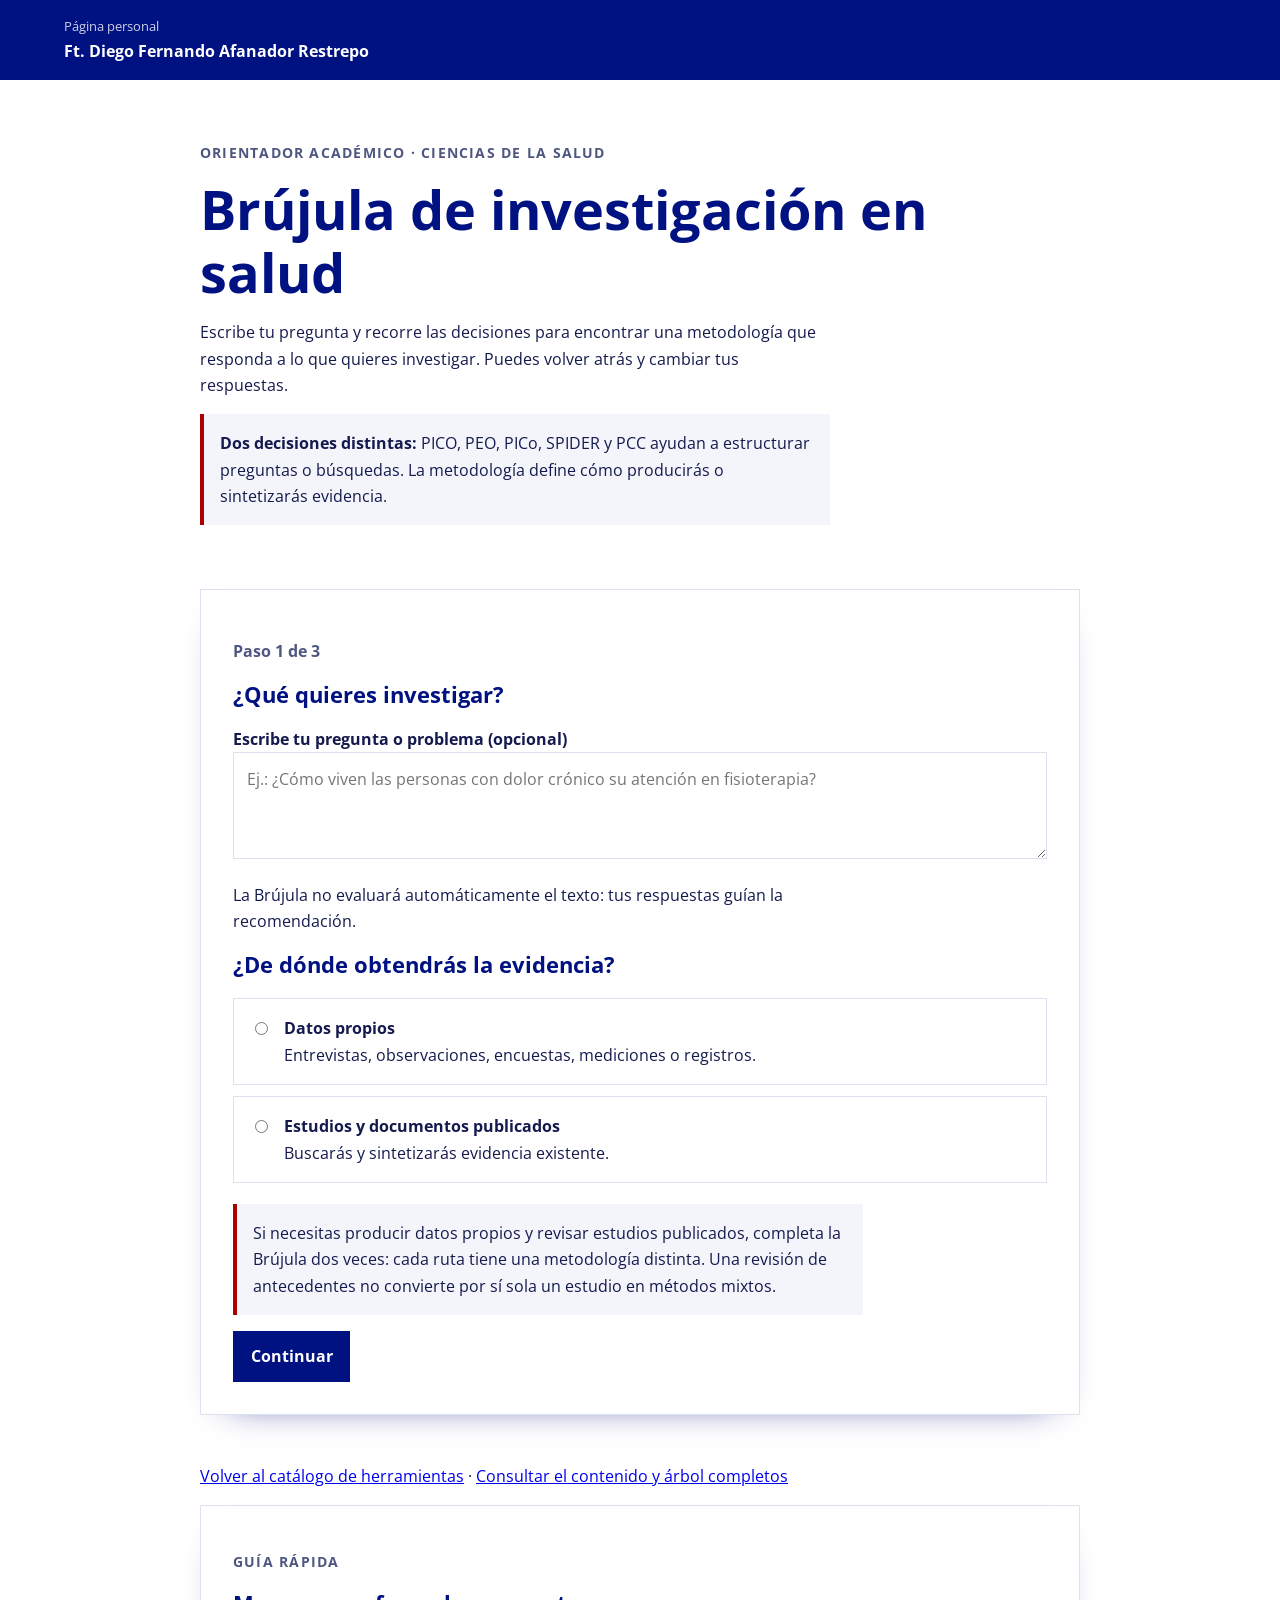
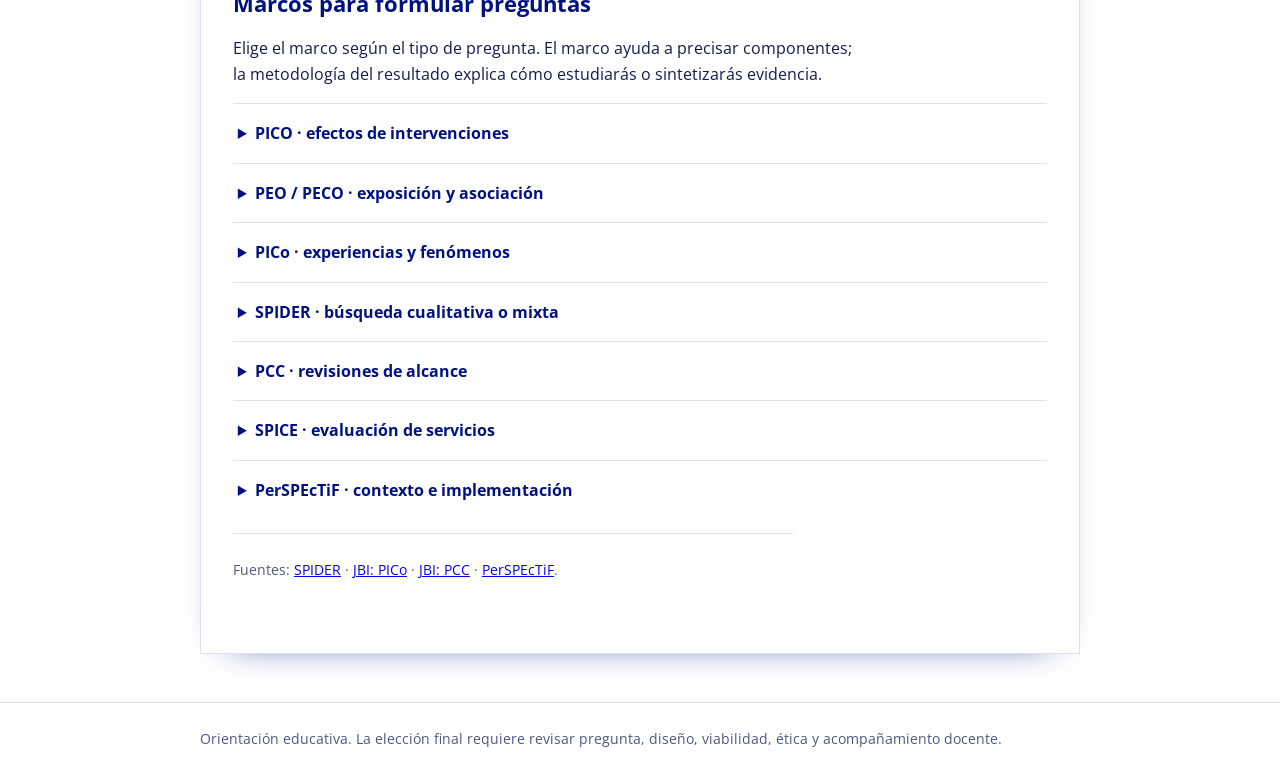
<file: brujula/index.html>
<!doctype html>
<html lang="es">
<head>
<meta charset="utf-8"><meta name="viewport" content="width=device-width,initial-scale=1">
<meta name="description" content="Orientador de preguntas y metodologías de investigación en salud.">
<title>Brújula de investigación en salud</title><link rel="icon" href="../favicon.svg" type="image/svg+xml">
<link rel="preconnect" href="https://fonts.googleapis.com"><link rel="preconnect" href="https://fonts.gstatic.com" crossorigin>
<link href="https://fonts.googleapis.com/css2?family=Open+Sans:wght@400;600;700;800&display=swap" rel="stylesheet">
<style>
:root{--blue:#001282;--red:#ad0000;--ink:#141a4d;--muted:#4f5780;--paper:#f3f5fb;--line:#dce1ef;font:16px/1.65 "Open Sans",system-ui,sans-serif;color:var(--ink);background:white}*{box-sizing:border-box}body{margin:0}.top{background:var(--blue);color:white;padding:1rem clamp(1rem,5vw,4rem)}.top a{color:white;text-decoration:none}.top small,.top strong{display:block}.top small{opacity:.8}.wrap{width:min(880px,calc(100% - 2rem));margin:0 auto}.intro{padding:3rem 0 2rem}.eyebrow{text-transform:uppercase;font-weight:700;letter-spacing:.09em;color:var(--muted);font-size:.85rem}h1,h2,h3{line-height:1.15;color:var(--blue)}h1{font-size:clamp(2rem,6vw,3.4rem);margin:.5rem 0}h2{font-size:1.35rem}p{max-width:70ch}.panel{border:1px solid var(--line);padding:clamp(1rem,4vw,2rem);margin:1rem 0 3rem;box-shadow:0 14px 36px -30px var(--blue)}.step{display:none}.step.active{display:block}.options{display:grid;gap:.7rem;margin:1.3rem 0}.option{display:flex;gap:.8rem;align-items:flex-start;border:1px solid var(--line);padding:1rem;cursor:pointer}.option:has(input:checked){border-color:var(--blue);background:var(--paper)}input[type=radio]{margin-top:.4rem;accent-color:var(--blue);flex:none}.question{width:100%;padding:.8rem;font:inherit;border:1px solid var(--line)}button,.button{background:var(--blue);color:white;border:0;padding:.75rem 1.1rem;font:inherit;font-weight:700;cursor:pointer;text-decoration:none;display:inline-block}button:hover,.button:hover{background:#002a9e}.secondary{background:white;color:var(--blue);border:1px solid var(--blue)}.actions{display:flex;gap:.75rem;flex-wrap:wrap;margin-top:1.4rem}.hint{background:var(--paper);padding:1rem;border-left:4px solid var(--red)}.result{border-top:4px solid var(--red);padding-top:1rem}.tag{display:inline-block;background:var(--paper);padding:.2rem .6rem;color:var(--blue);font-weight:700}.foot{border-top:1px solid var(--line);padding:1.5rem 0;color:var(--muted);font-size:.9rem}a:focus-visible,button:focus-visible,input:focus-visible{outline:3px solid #16a8e1;outline-offset:3px}.progress{color:var(--muted);font-weight:700} @media(prefers-reduced-motion:reduce){*{scroll-behavior:auto!important;transition:none!important}}
</style><style>details{border-top:1px solid var(--line);padding:1rem .3rem}details summary{color:var(--blue);cursor:pointer}details p{margin:.65rem 0 0}</style></head>
<body>
<header class="top"><a href="../index.html"><small>Página personal</small><strong>Ft. Diego Fernando Afanador Restrepo</strong></a></header>
<main class="wrap">
<section class="intro"><p class="eyebrow">Orientador académico · Ciencias de la salud</p><h1>Brújula de investigación en salud</h1><p>Escribe tu pregunta y recorre las decisiones para encontrar una metodología que responda a lo que quieres investigar. Puedes volver atrás y cambiar tus respuestas.</p><p class="hint"><strong>Dos decisiones distintas:</strong> PICO, PEO, PICo, SPIDER y PCC ayudan a estructurar preguntas o búsquedas. La metodología define cómo producirás o sintetizarás evidencia.</p></section>
<section class="panel" aria-live="polite">
<div id="wizard">
<div class="step active" data-step="0"><p class="progress">Paso 1 de 3</p><h2>¿Qué quieres investigar?</h2><label for="research-question"><strong>Escribe tu pregunta o problema (opcional)</strong></label><textarea id="research-question" class="question" rows="3" placeholder="Ej.: ¿Cómo viven las personas con dolor crónico su atención en fisioterapia?"></textarea><p>La Brújula no evaluará automáticamente el texto: tus respuestas guían la recomendación.</p><h2>¿De dónde obtendrás la evidencia?</h2><div class="options">
<label class="option"><input type="radio" name="source" value="primary"><span><strong>Datos propios</strong><br>Entrevistas, observaciones, encuestas, mediciones o registros.</span></label>
<label class="option"><input type="radio" name="source" value="review"><span><strong>Estudios y documentos publicados</strong><br>Buscarás y sintetizarás evidencia existente.</span></label>
</div><p class="hint">Si necesitas producir datos propios y revisar estudios publicados, completa la Brújula dos veces: cada ruta tiene una metodología distinta. Una revisión de antecedentes no convierte por sí sola un estudio en métodos mixtos.</p><button data-next>Continuar</button></div>
<div class="step" data-step="1"><p class="progress">Paso 2 de 3</p><h2>¿Qué quieres conocer principalmente?</h2><div class="options" id="aims"></div><div class="actions"><button class="secondary" data-back>Volver</button><button data-next>Continuar</button></div></div>
<div class="step" data-step="2"><p class="progress">Paso 3 de 3</p><h2>Precisa el propósito</h2><div id="detail"></div><div class="actions"><button class="secondary" data-back>Volver</button><button id="recommend">Ver metodología sugerida</button></div></div>
<div class="step" data-step="3" id="answer"></div>
</div></section>
<p><a href="../index.html">Volver al catálogo de herramientas</a> · <a href="contenido-y-arbol-de-decisiones.md">Consultar el contenido y árbol completos</a></p>
<section class="panel" id="marcos"><p class="eyebrow">Guía rápida</p><h2>Marcos para formular preguntas</h2><p>Elige el marco según el tipo de pregunta. El marco ayuda a precisar componentes; la metodología del resultado explica cómo estudiarás o sintetizarás evidencia.</p>
<details><summary><strong>PICO · efectos de intervenciones</strong></summary><p><b>P</b> población · <b>I</b> intervención · <b>C</b> comparación · <b>O</b> desenlace.</p><p>Ejemplo: En adultos con hipertensión, ¿qué efecto tiene el seguimiento por enfermería frente a la atención habitual sobre la presión arterial?</p></details>
<details><summary><strong>PEO / PECO · exposición y asociación</strong></summary><p><b>P</b> población · <b>E</b> exposición · <b>O</b> desenlace · <b>C</b> comparación opcional en PECO.</p><p>Ejemplo: ¿Qué asociación existe entre el trabajo nocturno y la calidad del sueño en personal de enfermería? PEO no significa automáticamente investigación cualitativa.</p></details>
<details><summary><strong>PICo · experiencias y fenómenos</strong></summary><p><b>P</b> participantes · <b>I</b> fenómeno de interés · <b>Co</b> contexto.</p><p>Ejemplo: ¿Cómo viven las personas con enfermedad renal el inicio de hemodiálisis en su centro de atención? JBI recomienda PICo para preguntas de revisiones cualitativas.</p></details>
<details><summary><strong>SPIDER · búsqueda cualitativa o mixta</strong></summary><p><b>S</b> muestra · <b>PI</b> fenómeno de interés · <b>D</b> diseño · <b>E</b> evaluación o experiencia · <b>R</b> tipo de investigación.</p><p>Ayuda a formular preguntas y delimitar búsquedas. Completar cada componente no obliga a incluirlo como término de búsqueda: demasiadas restricciones pueden omitir estudios.</p></details>
<details><summary><strong>PCC · revisiones de alcance</strong></summary><p><b>P</b> población · <b>C</b> concepto · <b>C</b> contexto.</p><p>Ejemplo: ¿Qué evidencia existe sobre necesidades de apoyo de cuidadores de personas con demencia en atención domiciliaria?</p></details>
<details><summary><strong>SPICE · evaluación de servicios</strong></summary><p><b>S</b> entorno · <b>P</b> perspectiva · <b>I</b> intervención · <b>C</b> comparación · <b>E</b> evaluación.</p><p>Permite precisar para quién y dónde se evalúa una actuación; no es exclusivo de investigación cualitativa.</p></details>
<details><summary><strong>PerSPEcTiF · contexto e implementación</strong></summary><p>Perspectiva · entorno · fenómeno o problema · ambiente amplio · comparación opcional · tiempo · hallazgos.</p><p>Útil cuando la implementación y los contextos sociales u organizacionales son centrales.</p></details>
<p class="foot">Fuentes: <a href="https://pubmed.ncbi.nlm.nih.gov/22829486/" target="_blank" rel="noopener">SPIDER</a> · <a href="https://jbi-global.atlassian.net/wiki/spaces/MANUAL/pages/863895732/3.3.7+Determining+the+review+question" target="_blank" rel="noopener">JBI: PICo</a> · <a href="https://jbi-global.atlassian.net/wiki/spaces/MANUAL/pages/355862707/10.2.4+Developing+and+aligning+the+eligibility+criteria+with+the+objective+s+and+question+s" target="_blank" rel="noopener">JBI: PCC</a> · <a href="https://pmc.ncbi.nlm.nih.gov/articles/PMC6350737/" target="_blank" rel="noopener">PerSPEcTiF</a>.</p>
</section>
</main><footer class="foot"><div class="wrap">Orientación educativa. La elección final requiere revisar pregunta, diseño, viabilidad, ética y acompañamiento docente.</div></footer>
<script>
const steps=[...document.querySelectorAll('.step')];let current=0;
const choices={
 primary:[['qual','Comprender experiencias, significados, prácticas, lenguaje o procesos'],['effect','Estimar el efecto de una intervención'],['assoc','Estudiar la asociación entre una exposición y un desenlace'],['freq','Estimar frecuencia o prevalencia'],['mixed','Integrar objetivos cualitativos y cuantitativos']],
 review:[['qual','Sintetizar experiencias o hallazgos cualitativos'],['effect','Sintetizar efectos de intervenciones'],['assoc','Sintetizar asociaciones de exposición y desenlace'],['freq','Sintetizar frecuencia o prevalencia'],['map','Mapear conceptos, tipos de evidencia y vacíos'],['realist','Explicar qué funciona, para quién y en qué contexto'],['critical','Cuestionar supuestos y construir una explicación conceptual'],['meta-narrative','Comparar cómo tradiciones distintas investigan un problema'],['mixed','Integrar evidencia cualitativa y cuantitativa']]
};
const recommendations={
 primary:{
 qual:{options:[['describe','Describir necesidades o perspectivas para orientar la práctica'],['interpret','Interpretar patrones con utilidad para el cuidado'],['phen-desc','Comprender la estructura de una experiencia vivida'],['phen-herm','Interpretar una experiencia situada'],['ipa','Comprender en profundidad cómo personas concretas dan sentido a una experiencia'],['grounded','Construir una explicación teórica de un proceso mediante análisis y muestreo iterativos'],['ethno','Comprender prácticas y cultura compartida mediante trabajo de campo'],['focused-ethno','Comprender una práctica concreta en un servicio o contexto delimitado'],['netnography','Comprender prácticas y cultura de una comunidad digital'],['case','Estudiar en profundidad un caso delimitado'],['narrative','Analizar relatos y trayectorias'],['participatory','Transformar una situación con participantes que comparten decisiones'],['discourse','Analizar cómo el lenguaje construye significados e identidades'],['conversation','Analizar acciones y secuencias en interacciones naturales'],['doc-content','Analizar documentos como datos para describir contenidos y categorías'],['auto','Relacionar experiencia propia y cultura'],['longitudinal','Comprender cómo cambia un fenómeno mediante seguimiento en varios momentos']]},
 effect:{options:[['rand','Asignaré aleatoriamente la intervención'],['controlled','La asignaré sin aleatorizar y compararé medidas antes y después'],['its','La asignaré sin aleatorizar y tendré varias medidas antes y después'],['beforeafter','Mediré un grupo antes y después, sin grupo control'],['observational','No asignaré la intervención']]},
 assoc:{options:[['cohort-pro','Seguiré hacia el futuro desde la exposición'],['cohort-retro','Reconstruiré exposición y seguimiento con registros'],['casecontrol','Seleccionaré participantes según el desenlace'],['cross','Mediré exposición y desenlace en un corte']]},
 freq:{options:[['prev','Contaré casos existentes en un momento o periodo'],['inc-pro','Seguiré hacia el futuro para identificar casos nuevos'],['inc-retro','Usaré registros para identificar casos nuevos en un periodo pasado']]},
 mixed:{options:[['seq-exp','Primero mediré y luego explicaré los resultados con datos cualitativos'],['seq-expl','Primero exploraré cualitativamente y luego mediré o probaré lo encontrado'],['convergent','Recogeré datos cualitativos y cuantitativos en paralelo y los integraré']]}
 },
 review:{
 qual:{options:[['aggregate','Agregar hallazgos para orientar la práctica'],['thematic','Construir temas entre los estudios'],['metaethno','Traducir conceptos entre estudios y desarrollar una interpretación'],['framework','Sintetizar hallazgos mediante un marco conceptual']],framework:'PICo (población, fenómeno de interés, contexto) estructura preguntas cualitativas. SPIDER (muestra, fenómeno, diseño, evaluación, tipo de investigación) puede ayudar a delimitar búsquedas de evidencia cualitativa o mixta.'},
 effect:{options:[['systematic-effect','Estimar efectos con una búsqueda sistemática']],framework:'PICO organiza población, intervención, comparación y desenlace.'},
 assoc:{options:[['systematic-etiology','Sintetizar asociaciones entre exposición y desenlace']],framework:'PEO o PECO organiza población, exposición y desenlace, con comparador cuando corresponda.'},
 freq:{options:[['systematic-prev','Estimar prevalencia de casos existentes'],['systematic-inc','Estimar incidencia de casos nuevos']],framework:'Define población, condición, lugar y periodo.'},
 map:{options:[['scoping','Mapear evidencia, conceptos y vacíos']],framework:'PCC organiza población, concepto y contexto en revisiones de alcance.'},
 realist:{options:[['realist-review','Explicar qué funciona, para quién y en qué circunstancias']],framework:'PICo puede delimitar participantes, fenómeno y contexto; la pregunta realista relaciona contexto, mecanismo y resultado.'},
 critical:{options:[['critical-synthesis','Cuestionar supuestos y construir una explicación conceptual de la literatura']],framework:'La pregunta puede evolucionar iterativamente. El método exige justificar búsqueda y selección interpretativas.'},
 'meta-narrative':{options:[['meta-narrative-review','Comparar cómo tradiciones distintas han investigado y explicado el problema']],framework:'La pregunta se centra en las tradiciones de investigación, sus conceptos y desarrollos históricos.'},
 mixed:{options:[['mixed-integrated','Integrar evidencia cualitativa y cuantitativa sobre la misma pregunta mediante transformación justificada'],['mixed-segregated','Sintetizar por separado dimensiones complementarias e integrarlas al final']],framework:'Puede formular preguntas complementarias, como PICO y PICo, y especificar cómo se integran sus hallazgos.'}
 }};
const finalText={
 describe:['Estudio cualitativo descriptivo','Adecuado cuando quieres describir perspectivas o necesidades para orientar la práctica y mantenerte próxima a los relatos. PICo puede ordenar participantes, fenómeno y contexto. Entrevistas semiestructuradas y análisis cualitativo de contenido son opciones a justificar.'],
 interpret:['Descripción interpretativa','Adecuada para producir una interpretación aplicada al cuidado, basada en patrones y diferencias de las experiencias. Explicita tu perspectiva disciplinar y cómo aporta a la práctica.'],
 'focused-ethno':['Etnografía focalizada','Estudia una práctica concreta en su contexto cultural, con observación focalizada y fuentes complementarias. Define el campo y el periodo de observación.'],
 netnography:['Etnografía digital (netnografía)','Estudia prácticas y cultura de una comunidad en línea. La presencia de datos publicados en internet por sí sola no basta para elegir este enfoque.'],
 'doc-content':['Estudio cualitativo descriptivo con análisis documental y análisis cualitativo de contenido','Usa documentos como datos primarios para describir categorías o contenidos. Define el corpus, periodo, criterios de selección y procedimiento analítico.'],
 longitudinal:['Estudio cualitativo longitudinal','Recoge datos en varios momentos para analizar continuidad y cambio. Un único relato retrospectivo no equivale a seguimiento longitudinal.'],
 'phen-desc':['Fenomenología descriptiva','Busca describir la estructura de una experiencia vivida desde una tradición fenomenológica descriptiva. Requiere relatos detallados y un método de análisis congruente.'],
 'phen-herm':['Fenomenología hermenéutica','Busca interpretar una experiencia situada y sus significados. Explicita el papel de la interpretación, el contexto y los supuestos del equipo investigador.'],
 ipa:['Análisis fenomenológico interpretativo (IPA)','Explora cómo personas concretas dan sentido a una experiencia relevante. Analiza cada caso en profundidad antes de buscar patrones entre casos.'],
 grounded:['Teoría fundamentada','Busca desarrollar una explicación teórica de un proceso. Requiere análisis y recogida iterativos, comparación constante y muestreo teórico.'],
 ethno:['Etnografía','Busca comprender prácticas, creencias y normas compartidas en su contexto cultural. Implica trabajo de campo y observación contextual, además de otras fuentes.'],
 case:['Estudio de caso cualitativo','Examina en profundidad una unidad delimitada, como un programa o servicio, dentro de un lugar y periodo definidos. Puede reunir entrevistas, observaciones y documentos.'],
 narrative:['Investigación narrativa','Analiza cómo las personas organizan y dan sentido a sus historias y trayectorias. Conserva secuencia, forma y contexto de los relatos.'],
 participatory:['Investigación acción participativa','Integra producción de conocimiento con ciclos de acción y reflexión decididos junto con participantes. Define cómo compartirán las decisiones.'],
 discourse:['Estudio cualitativo de análisis del discurso','Analiza cómo el lenguaje construye versiones de la realidad, identidades o responsabilidades. Define tradición, corpus y relación entre texto y contexto.'],
 conversation:['Estudio cualitativo con análisis de la conversación','Analiza cómo se realizan acciones turno a turno en interacciones naturales. Requiere grabaciones y transcripciones detalladas.'],
 auto:['Autoetnografía','Conecta una experiencia personal con significados sociales y culturales. Requiere análisis reflexivo y cuidado de la privacidad de otras personas.'],
 rand:['Ensayo controlado aleatorizado','El equipo asigna aleatoriamente la intervención y compara resultados entre grupos. Confirma viabilidad, ética, desenlace y seguimiento.'],
 controlled:['Estudio cuasiexperimental controlado antes-después','Evalúa una intervención sin asignación aleatoria, comparando grupos con mediciones antes y después. Atiende diferencias iniciales y factores de confusión.'],
 its:['Serie temporal interrumpida','Evalúa cambios en una serie de medidas antes y después de una intervención con momento de inicio definido. Considera cambios concurrentes.'],
 beforeafter:['Estudio antes-después no controlado','Compara medidas del mismo grupo antes y después. Los cambios observados no pueden atribuirse con seguridad a la intervención sin comparación.'],
 'cohort-pro':['Estudio de cohorte prospectiva','Parte de la exposición y sigue a la población hacia desenlaces futuros. Define seguimiento, pérdidas y factores de confusión.'],
 'cohort-retro':['Estudio de cohorte retrospectiva','Reconstruye exposición y desenlaces pasados con registros. Verifica que estos documenten población en riesgo, temporalidad y variables pertinentes.'],
 casecontrol:['Estudio de casos y controles','Selecciona participantes según presencia o ausencia del desenlace y compara exposiciones previas. Define la fuente de controles y posibles sesgos de recuerdo y selección.'],
 cross:['Estudio transversal analítico','Mide exposición y desenlace en un corte temporal. Puede estimar asociaciones, pero suele tener límites para establecer qué ocurrió primero.'],
 prev:['Estudio transversal descriptivo de prevalencia','Estima casos existentes en una población y periodo definidos. Precisa denominador, definición de caso y marco de muestreo.'],
 'inc-pro':['Estudio de cohorte prospectiva de incidencia','Sigue una población inicialmente en riesgo para contar casos nuevos. Define inicio, tiempo en riesgo y seguimiento.'],
 'inc-retro':['Estudio de cohorte retrospectiva de incidencia','Usa registros pasados para identificar casos nuevos en una población en riesgo. Comprueba fechas y completitud de los registros.'],
 'seq-exp':['Diseño mixto secuencial explicativo','Recoge datos cuantitativos primero y usa una fase cualitativa posterior para explicar resultados seleccionados. Planifica dónde se integran ambas fases.'],
 'seq-expl':['Diseño mixto secuencial exploratorio','Explora cualitativamente primero y desarrolla o prueba después medidas o hipótesis cuantitativas. Planifica cómo la primera fase informa la segunda.'],
 convergent:['Diseño mixto convergente','Recoge datos cualitativos y cuantitativos en periodos próximos, los analiza y los integra para comparar o complementar hallazgos.'],
 aggregate:['Revisión sistemática cualitativa con metaagregación','Reúne hallazgos cualitativos para producir conclusiones aplicables a la práctica. Evalúa coherencia y sustento en los estudios incluidos.'],
 thematic:['Revisión sistemática cualitativa con síntesis temática','Codifica hallazgos de estudios y desarrolla temas descriptivos o analíticos entre ellos.'],
 metaethno:['Metaetnografía','Traduce conceptos entre estudios cualitativos y construye una interpretación de orden superior. Requiere hallazgos conceptualmente ricos.'],
 framework:['Síntesis cualitativa por marcos','Organiza hallazgos mediante un marco explícito y permite revisar o ampliar ese marco cuando la evidencia no encaja.'],
 'critical-synthesis':['Síntesis interpretativa crítica','Examina críticamente supuestos y conceptos de la literatura para construir una explicación teórica. La pregunta, la búsqueda y la selección pueden desarrollarse iterativamente.'],
 'meta-narrative-review':['Revisión metanarrativa','Compara cómo diferentes tradiciones de investigación han definido, estudiado y explicado un problema a lo largo del tiempo.'],
 'systematic-effect':['Revisión sistemática de intervenciones','Busca y sintetiza estudios de intervención con criterios explícitos. El metaanálisis depende de la compatibilidad y calidad de los estudios.'],
 'systematic-etiology':['Revisión sistemática de etiología y riesgo','Sintetiza estudios sobre exposiciones y desenlaces con criterios explícitos de búsqueda, selección y evaluación.'],
 'systematic-prev':['Revisión sistemática de prevalencia','Identifica y sintetiza estudios de casos existentes en poblaciones y periodos definidos.'],
 'systematic-inc':['Revisión sistemática de incidencia','Identifica y sintetiza estudios de casos nuevos y tiempo en riesgo en una población definida.'],
 scoping:['Revisión de alcance','Mapea conceptos, tipos de evidencia y vacíos de investigación. No estima por sí sola qué intervención es más efectiva.'],
 'realist-review':['Revisión realista','Desarrolla y examina explicaciones sobre qué funciona, para quién, cómo y en qué circunstancias, relacionando contexto, mecanismo y resultado.'],
 'mixed-integrated':['Revisión sistemática de métodos mixtos con síntesis convergente integrada','Transforma hallazgos de distinto tipo para responder una pregunta integrada. Explicita cómo se realizan y justifican las transformaciones.'],
 'mixed-segregated':['Revisión sistemática de métodos mixtos con síntesis convergente segregada','Sintetiza componentes cualitativos y cuantitativos por separado y luego integra sus implicaciones.']
};
function show(n){current=n;steps.forEach((s,i)=>s.classList.toggle('active',i===n));}
function checked(name){return document.querySelector(`input[name="${name}"]:checked`)?.value}
function radioGroup(name,items){return `<div class="options">${items.map(([v,label])=>`<label class="option"><input type="radio" name="${name}" value="${v}"><span>${label}</span></label>`).join('')}</div>`}
function setSource(){const src=checked('source');if(!src){alert('Elige de dónde obtendrás la evidencia.');return}const list=choices[src];document.querySelector('#aims').innerHTML=radioGroup('aim',list);document.querySelectorAll('input[name="aim"]').forEach(x=>x.addEventListener('change',setDetail));show(1)}
function setDetail(){const src=checked('source'),aim=checked('aim'),cfg=recommendations[src]?.[aim];if(!cfg)return;document.querySelector('#detail').innerHTML=`<p>Elige la opción que mejor describe tu propósito:</p>${radioGroup('detail',cfg.options)}${cfg.framework?`<p class="hint">${cfg.framework}</p>`:''}`;show(2)}
document.querySelector('[data-step="0"] [data-next]').addEventListener('click',setSource);
document.querySelector('[data-step="1"] [data-next]').addEventListener('click',()=>{if(!checked('aim')){alert('Elige qué necesitas conocer.');return}setDetail()});
document.querySelectorAll('[data-back]').forEach(b=>b.addEventListener('click',()=>show(current-1)));
document.querySelector('#recommend').addEventListener('click',()=>{const id=checked('detail');if(!id){alert('Elige la opción que mejor describe tu propósito.');return}const [name,why]=finalText[id]||['Metodología por precisar','Revisa la pregunta con tu docente para completar las decisiones necesarias.'];const src=checked('source'),aim=checked('aim'),cfg=recommendations[src][aim];const frame=cfg.framework||(src==='review'?(aim==='effect'?'PICO: población, intervención, comparación y desenlace.':aim==='assoc'?'PEO o PECO: población, exposición, desenlace y comparación cuando corresponda.':aim==='freq'?'Población, condición y periodo; define prevalencia o incidencia.':'El marco organiza la pregunta; la metodología define la síntesis.'):(aim==='effect'?'PICO: población, intervención, comparación y desenlace.':aim==='assoc'?'PEO o PECO: población, exposición, desenlace y comparación cuando corresponda.':aim==='freq'?'Define población, condición, lugar y periodo.':'PICo puede ayudarte a precisar población, fenómeno de interés y contexto.'));const q=document.querySelector('#research-question').value.trim();const sample=src==='review'?(aim==='qual'?'¿Qué se conoce sobre las experiencias de [población] respecto a [fenómeno] en [contexto]?':aim==='map'?'¿Qué evidencia existe sobre [concepto] en [población] y [contexto]?':'¿Qué efecto o relación presenta [intervención/exposición] frente a [comparador] sobre [desenlace] en [población]?'):(aim==='qual'?'¿Cómo experimentan o interpretan [población] [fenómeno] en [contexto]?':aim==='freq'?'¿Cuál es la frecuencia de [condición] en [población] de [lugar] durante [periodo]?':'En [población], ¿qué relación/efecto tiene [exposición/intervención] sobre [desenlace]?');document.querySelector('#answer').innerHTML=`<p class="progress">Tu orientación metodológica</p><span class="tag">Metodología sugerida</span><h2>${name}</h2><p>${why}</p>${q?`<h3>Tu pregunta</h3><p>${escapeHtml(q)}</p>`:''}<h3>Marco para formularla</h3><p class="hint">${frame}</p><h3>Plantilla para precisar la pregunta</h3><p>${sample}</p><p>Completa y ajusta la plantilla a tu tema. El marco organiza componentes de la pregunta; no determina el diseño por sí mismo.</p><h3>Próximas decisiones</h3><p>Delimita población y contexto, fuentes o participantes, criterios de selección, análisis, tiempo y recursos. Para datos propios, consulta los requisitos éticos y de protección de datos con tu institución.</p><p class="foot">Orientación educativa basada en el contenido metodológico de esta herramienta. Contrasta la decisión con tu tutor o tutora y con las guías actualizadas de tu área.</p><div class="actions"><button class="secondary" id="again">Empezar de nuevo</button><a class="button" href="../index.html">Volver al catálogo</a></div>`;show(3);document.querySelector('#again').addEventListener('click',()=>{document.querySelectorAll('input').forEach(i=>i.checked=false);document.querySelector('#research-question').value='';document.querySelector('#aims').innerHTML='';document.querySelector('#detail').innerHTML='';show(0)})});
function escapeHtml(value){return value.replace(/[&<>"']/g,c=>({'&':'&amp;','<':'&lt;','>':'&gt;','"':'&quot;',"'":'&#39;'}[c]))}
</script></body></html>
</file>
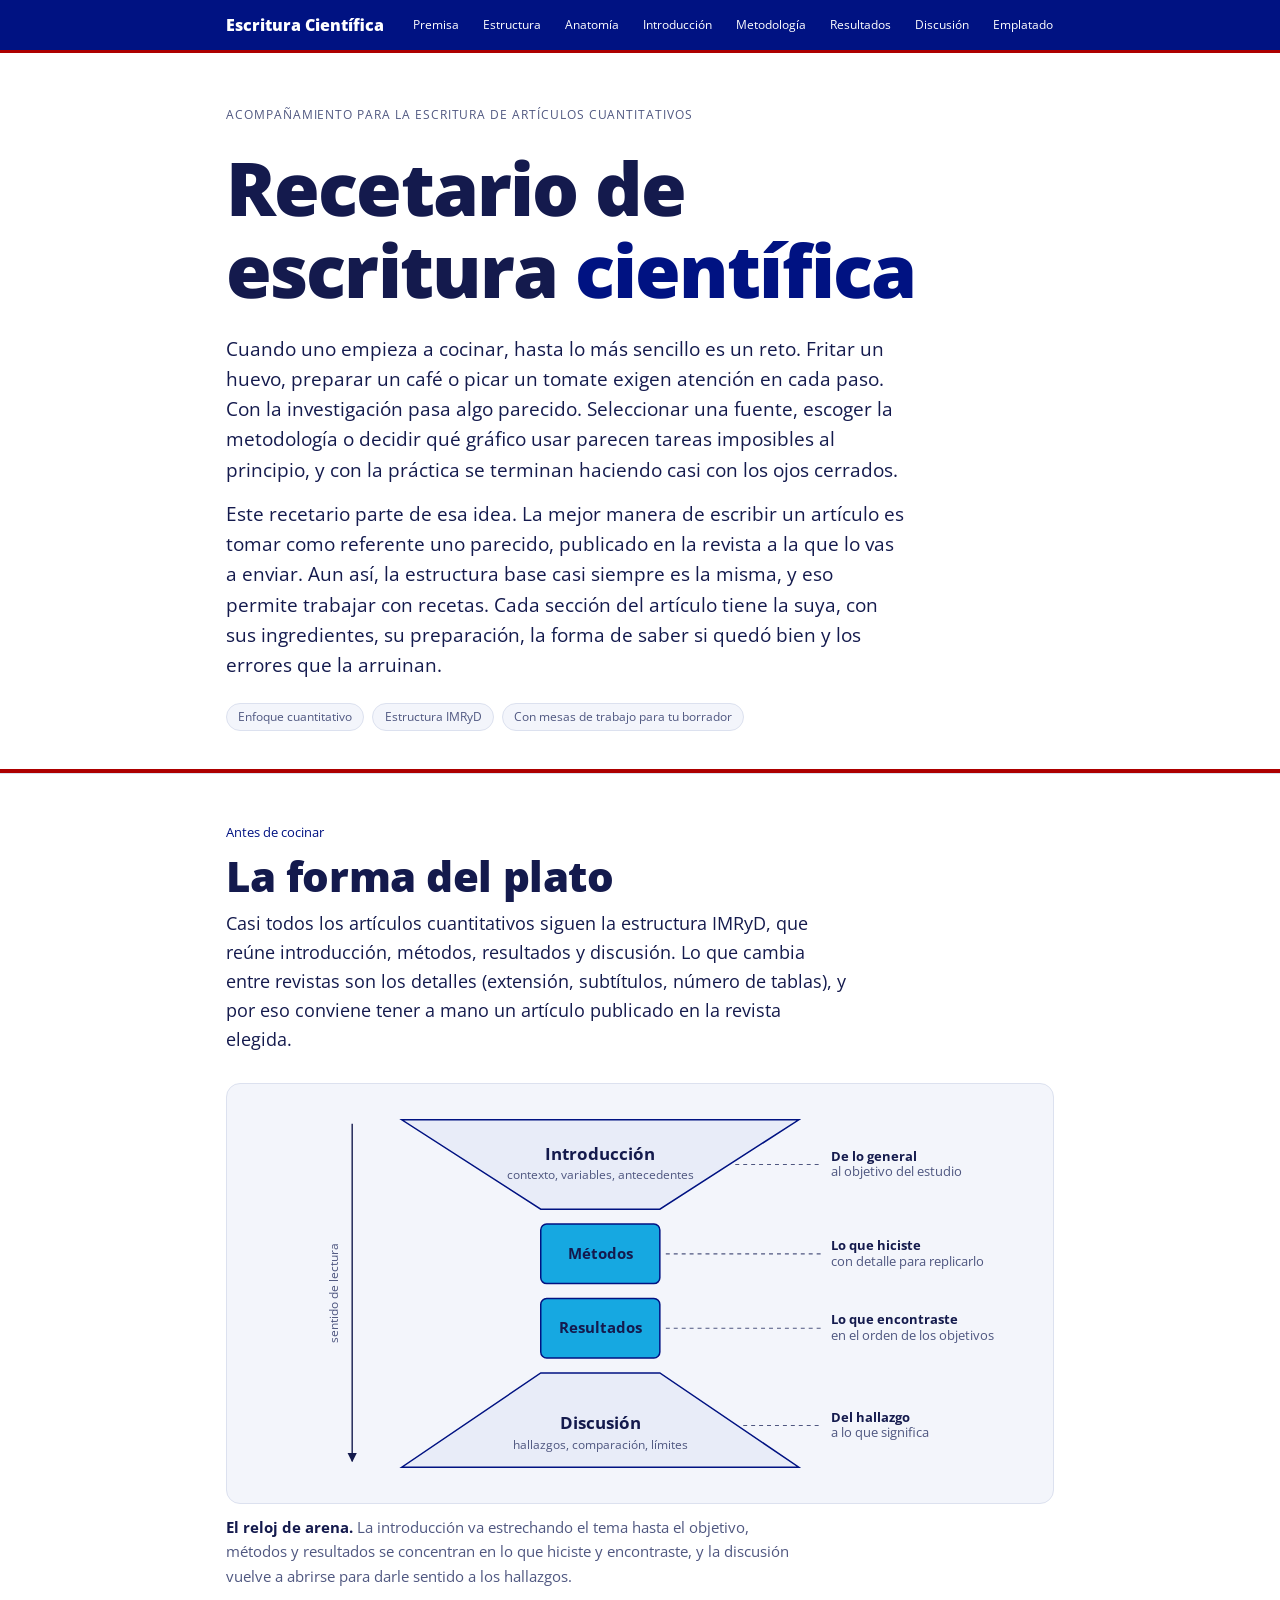
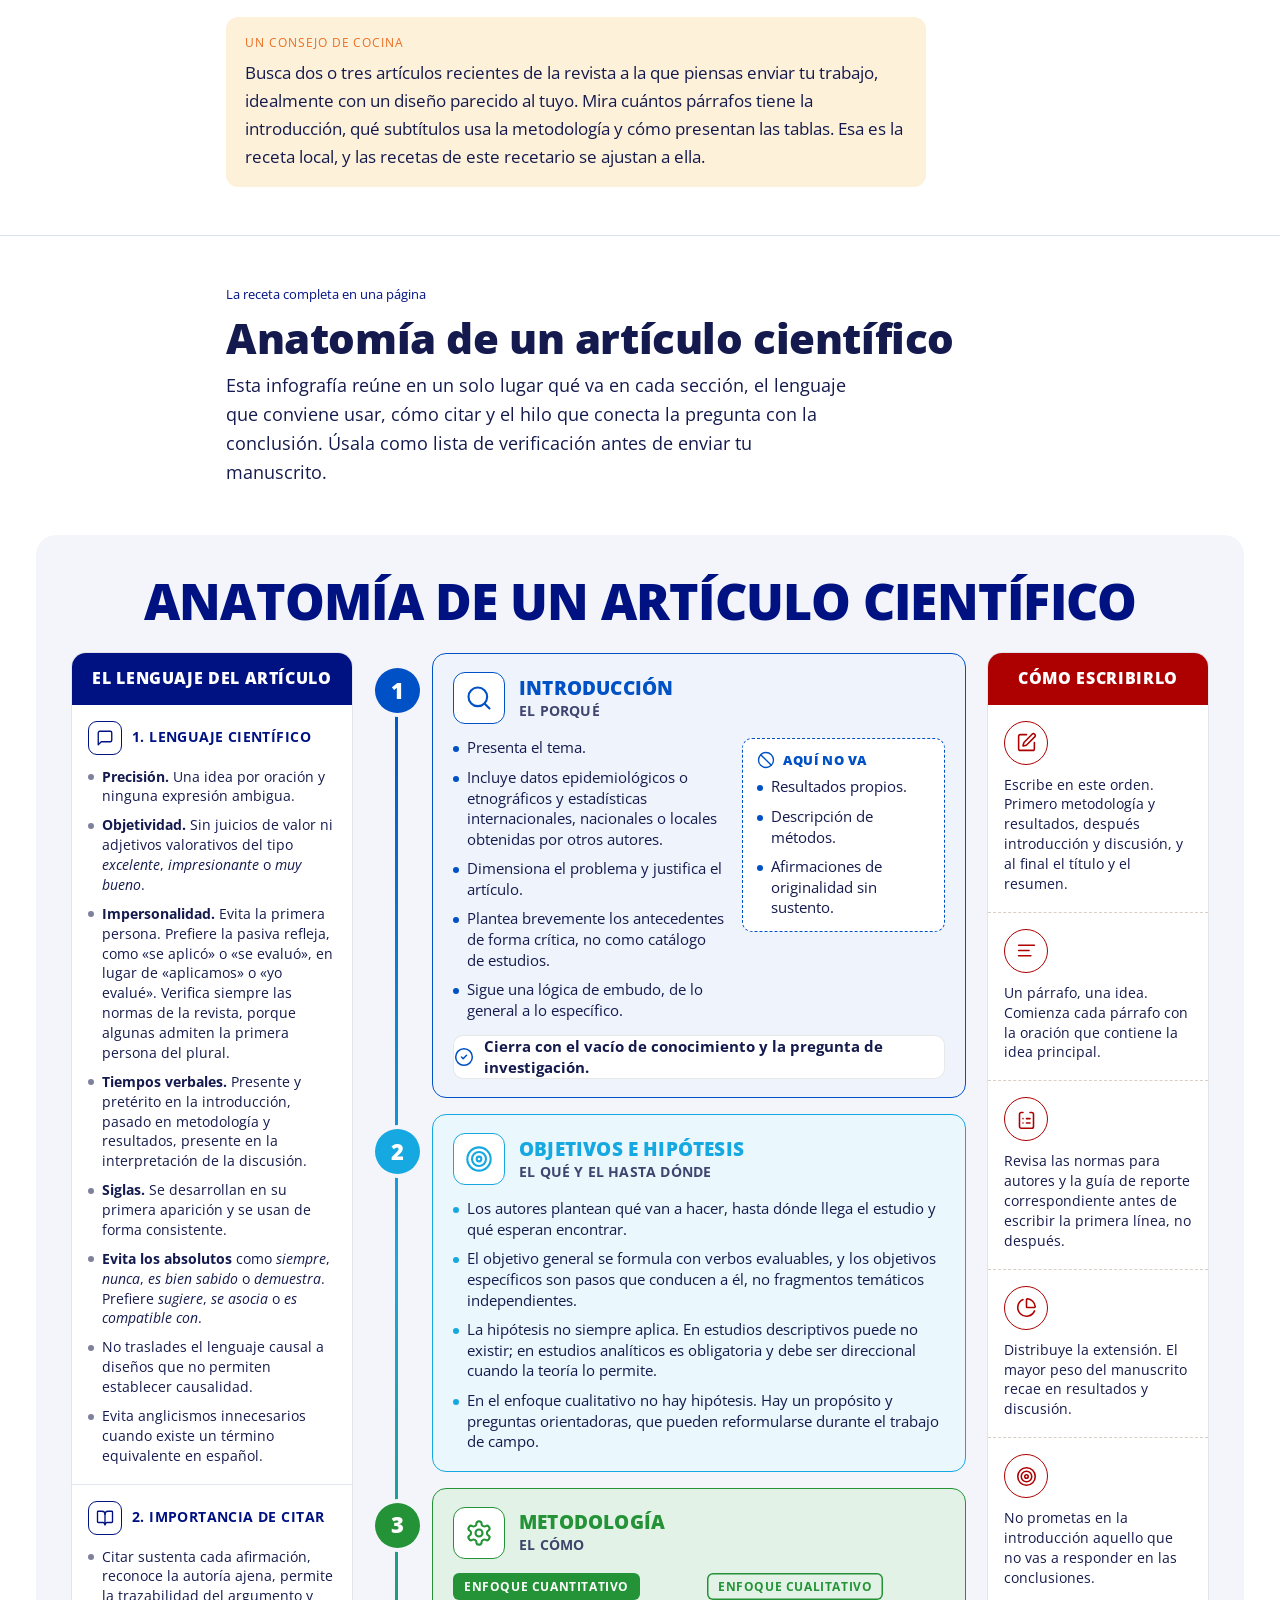
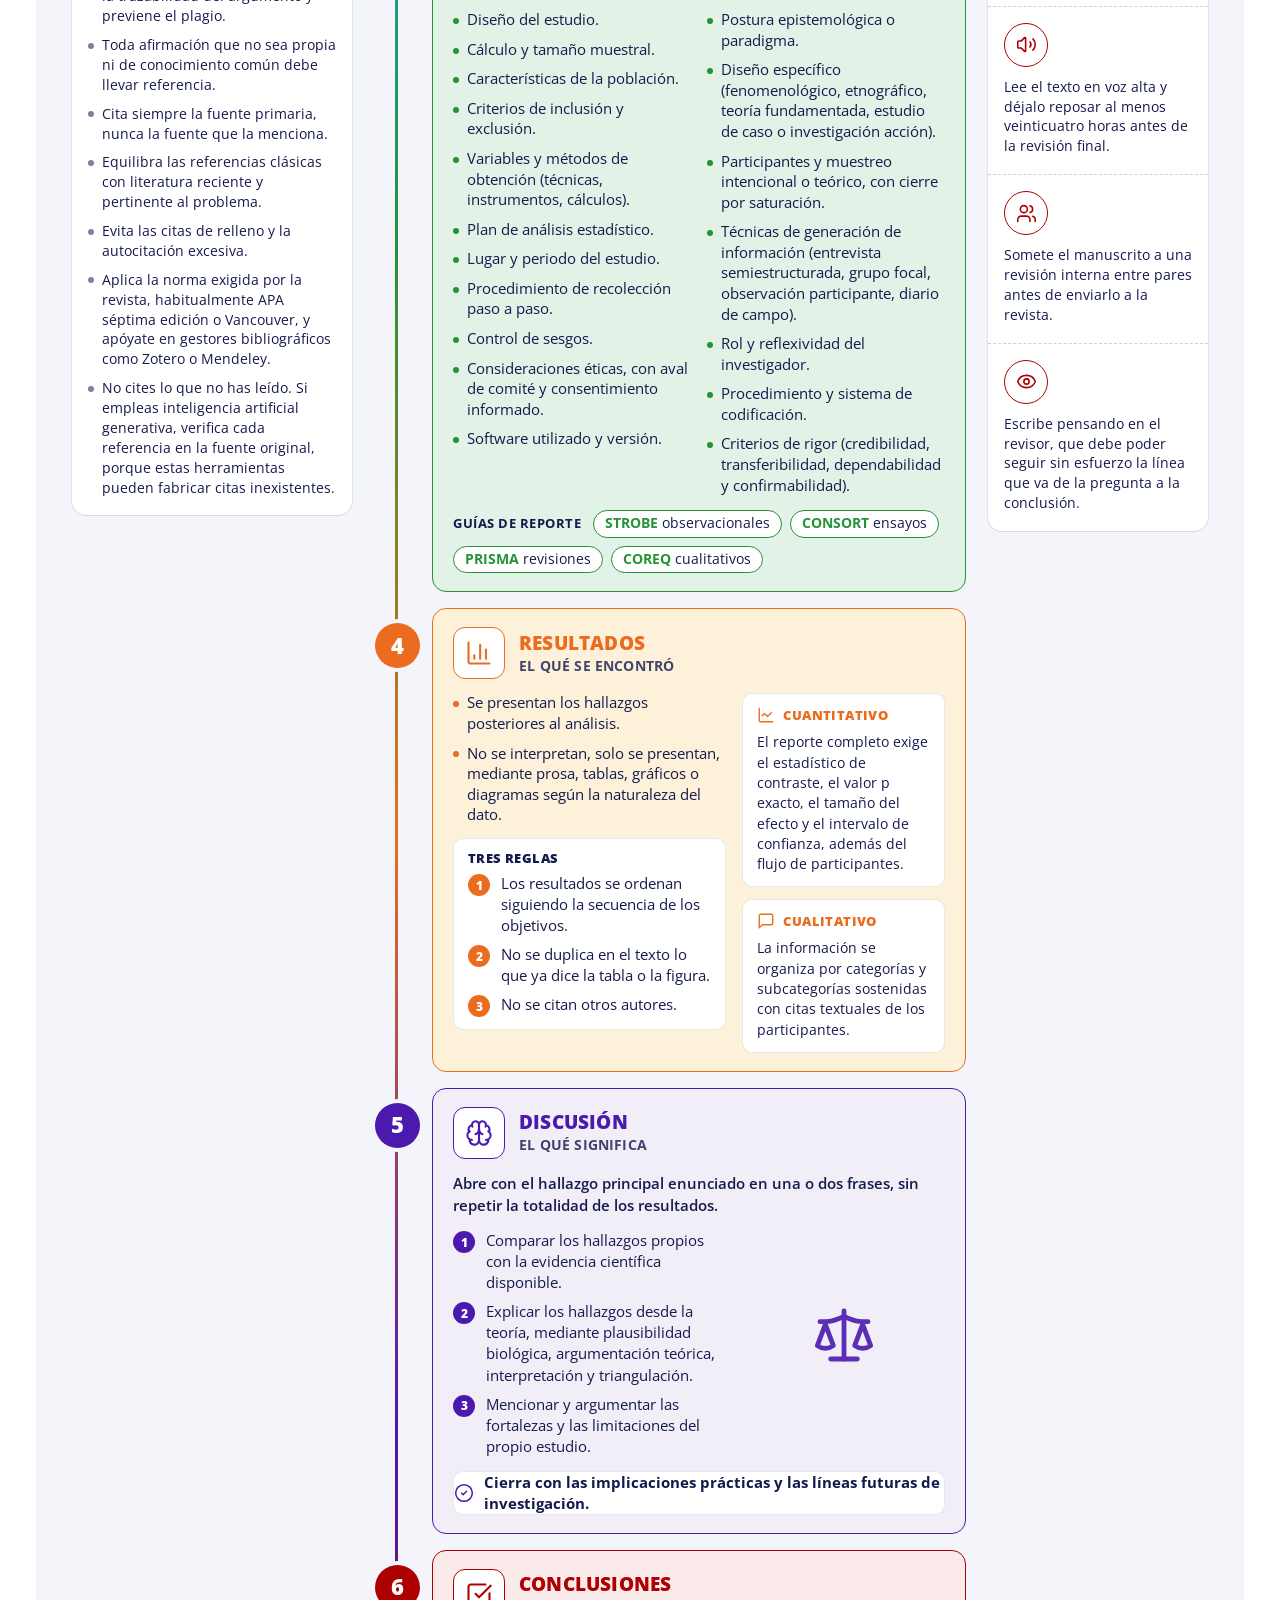
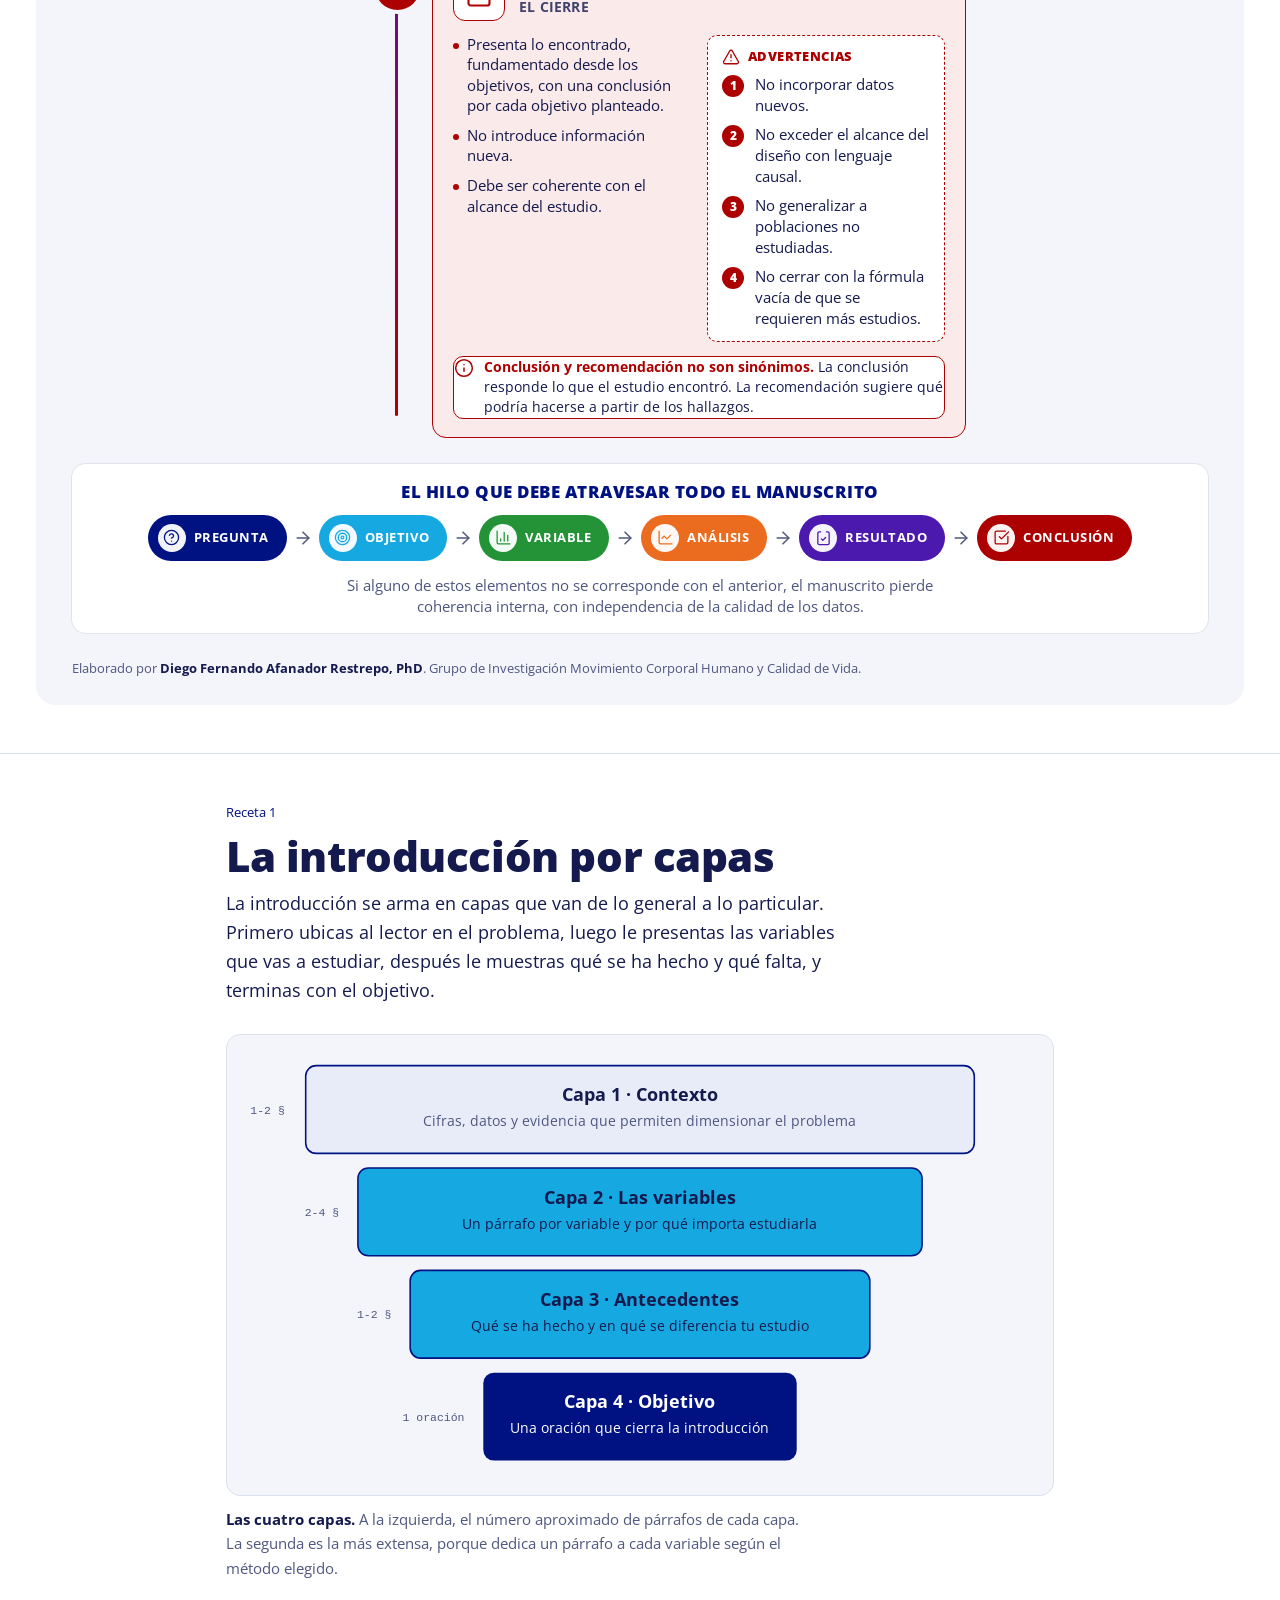
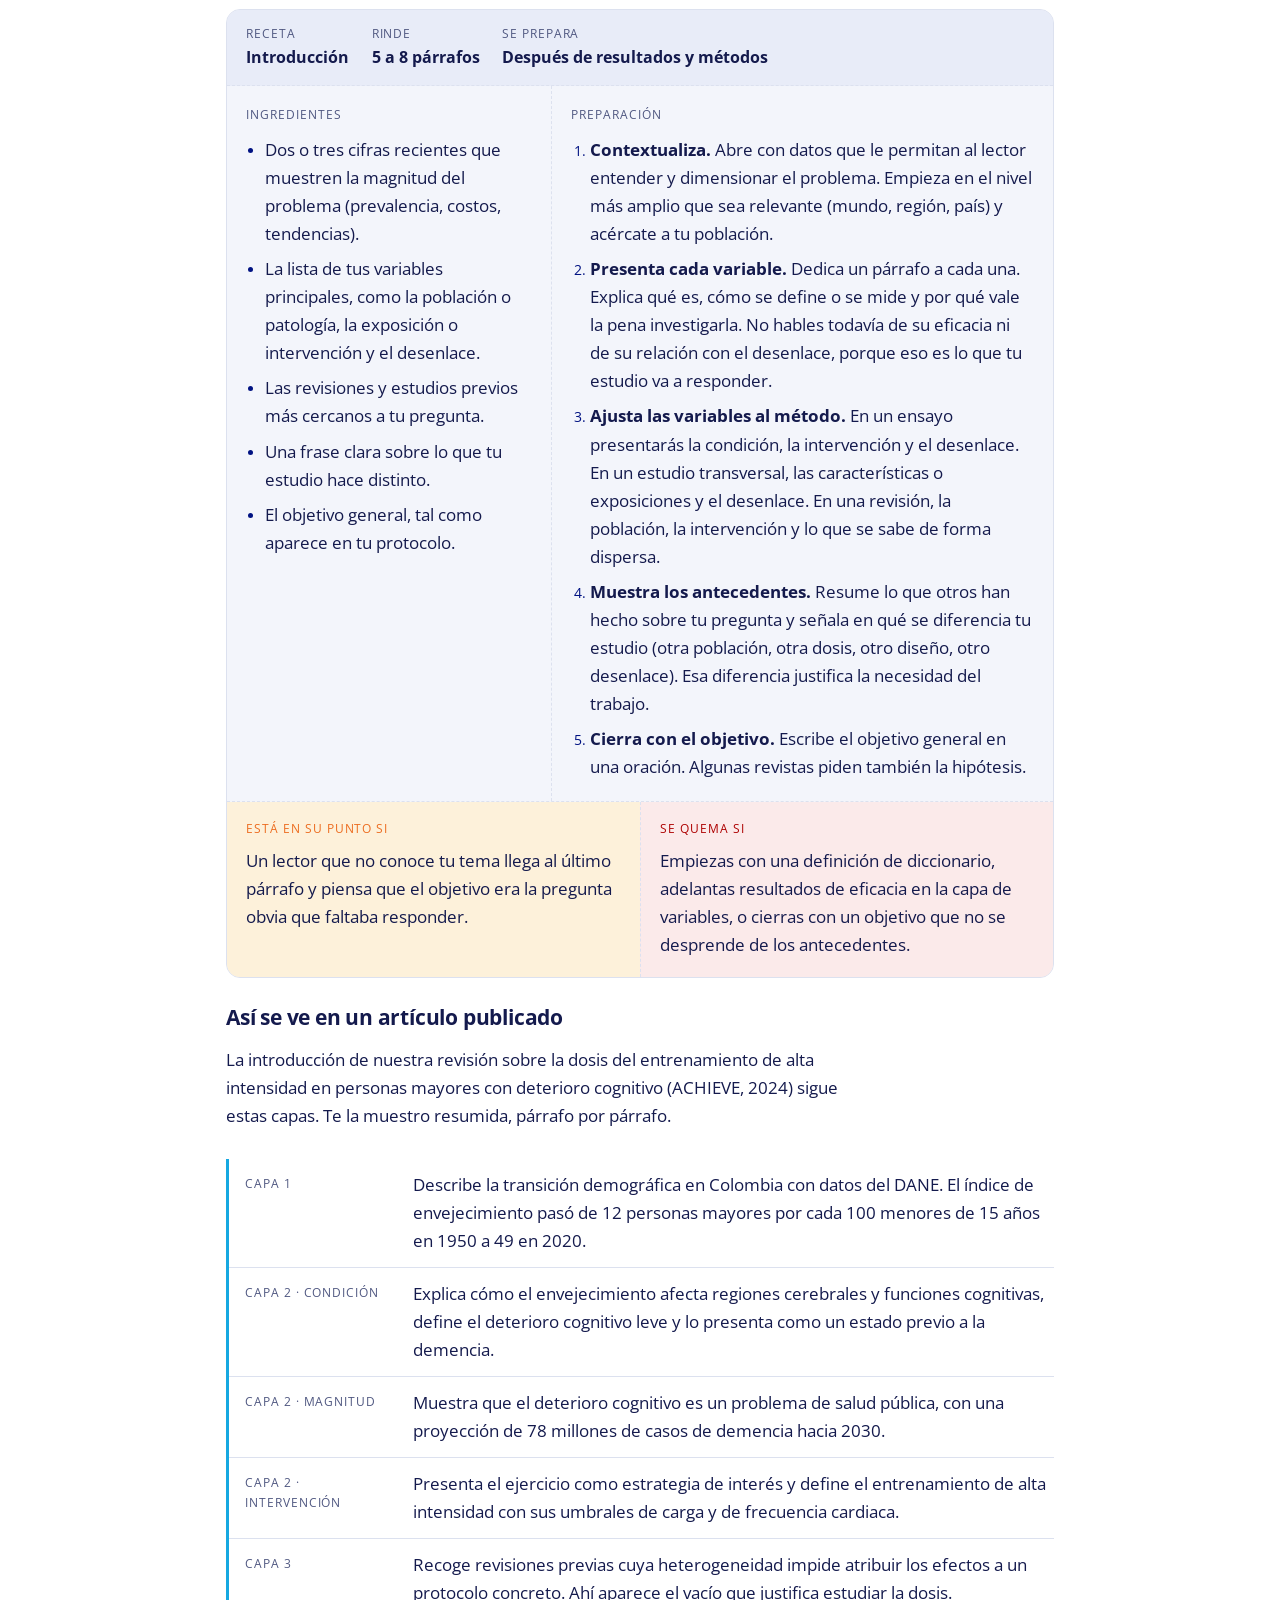
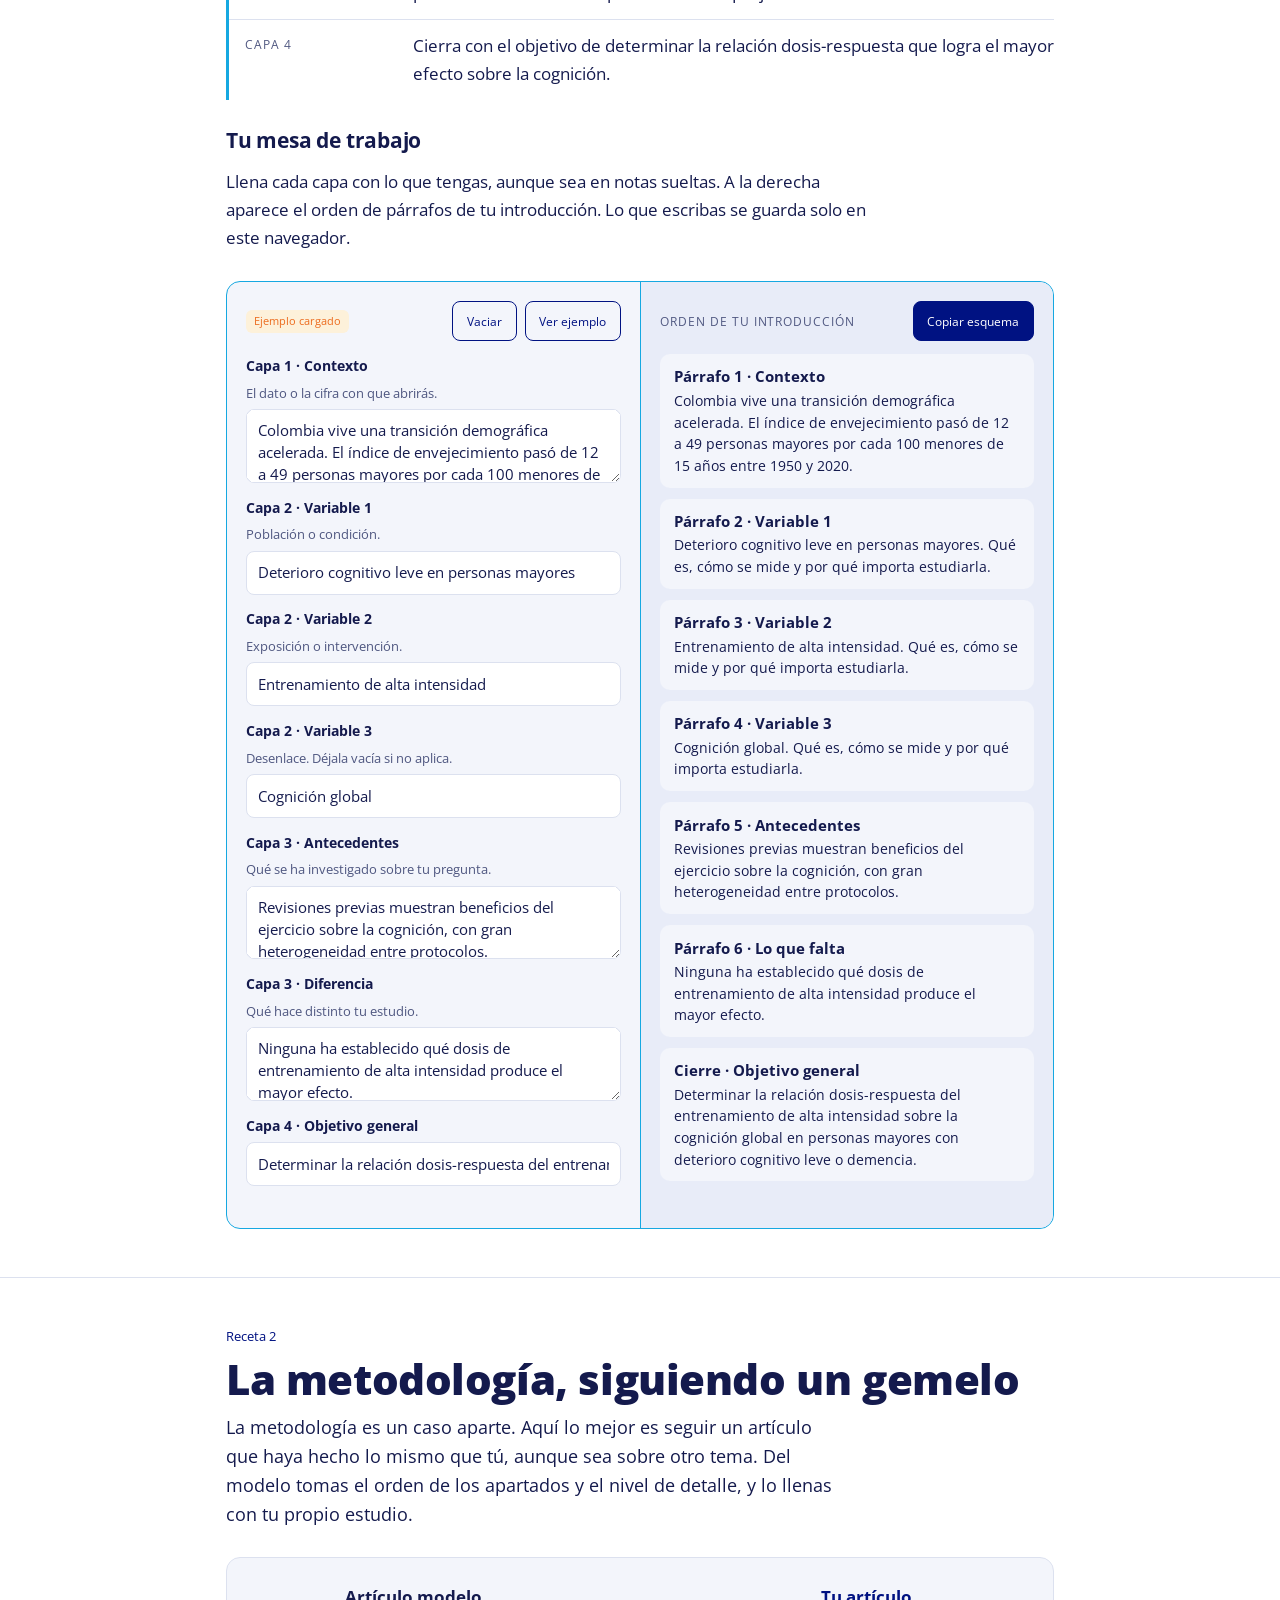
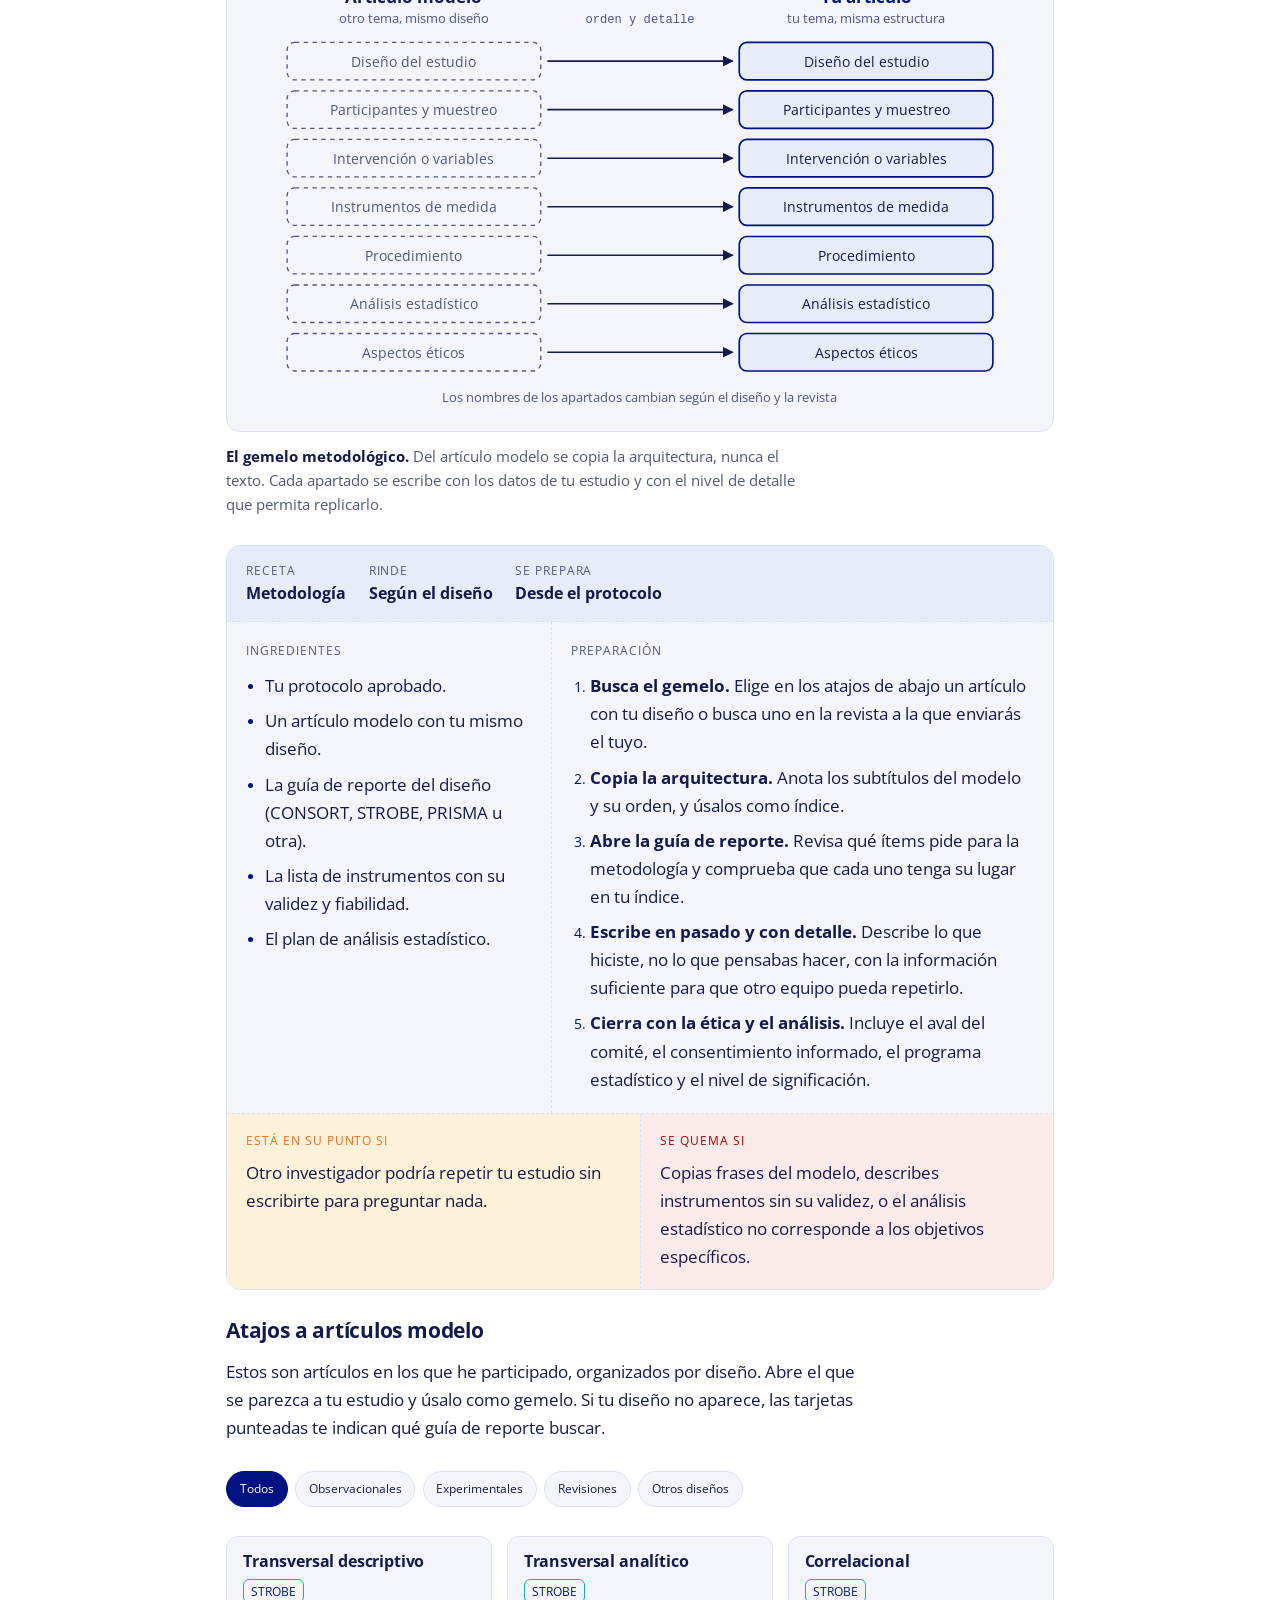
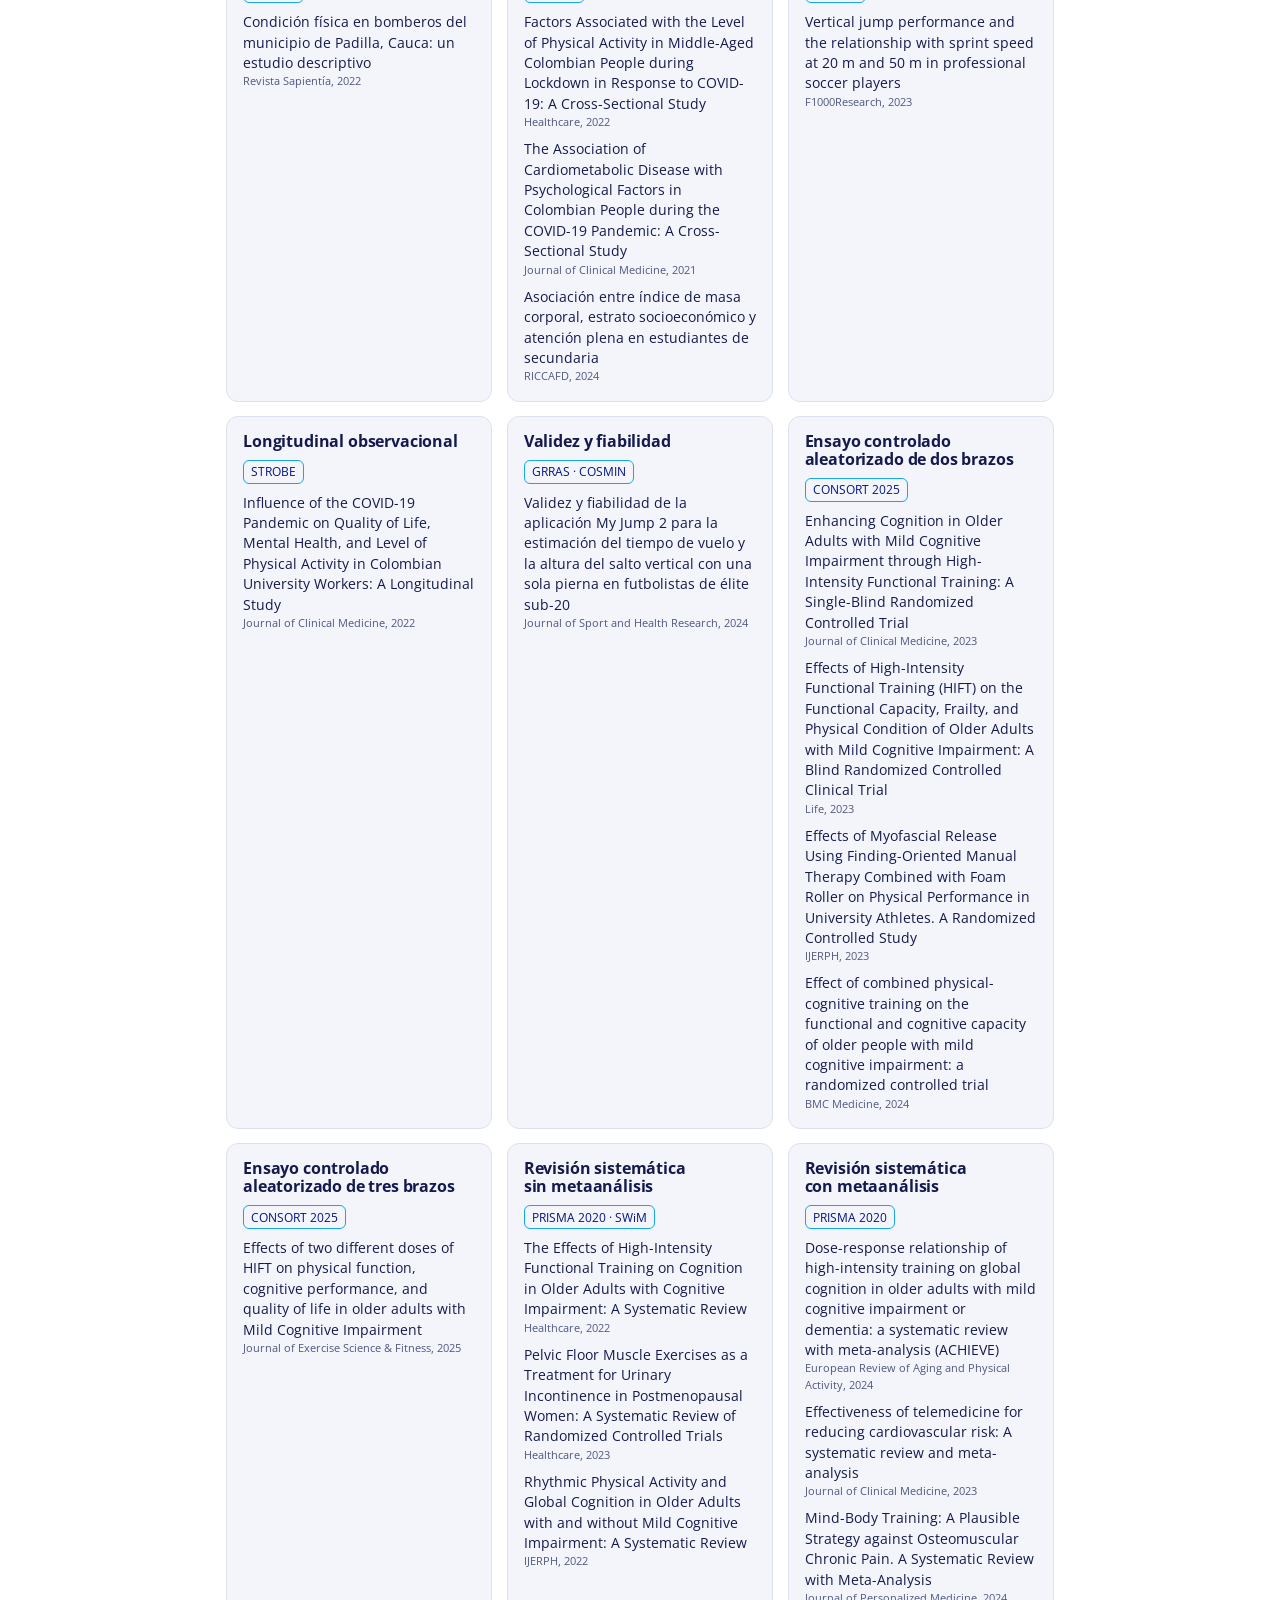
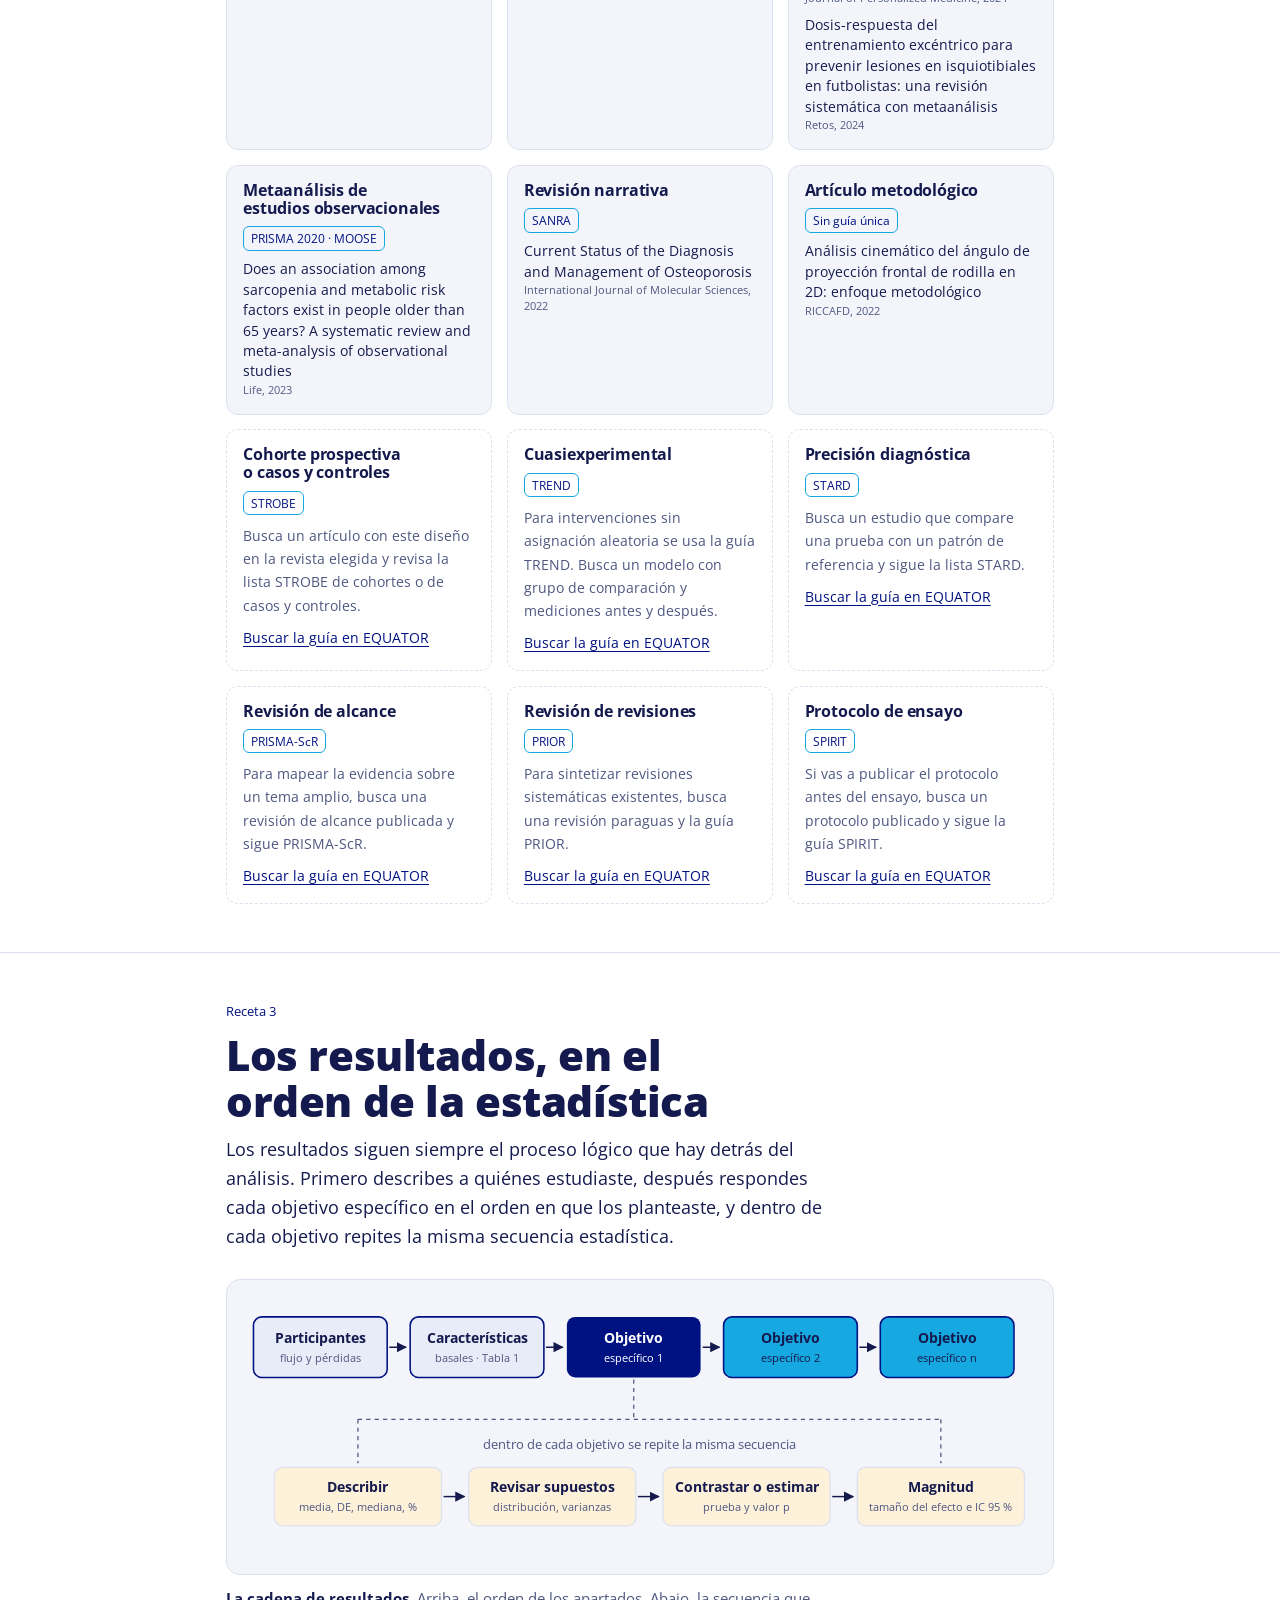
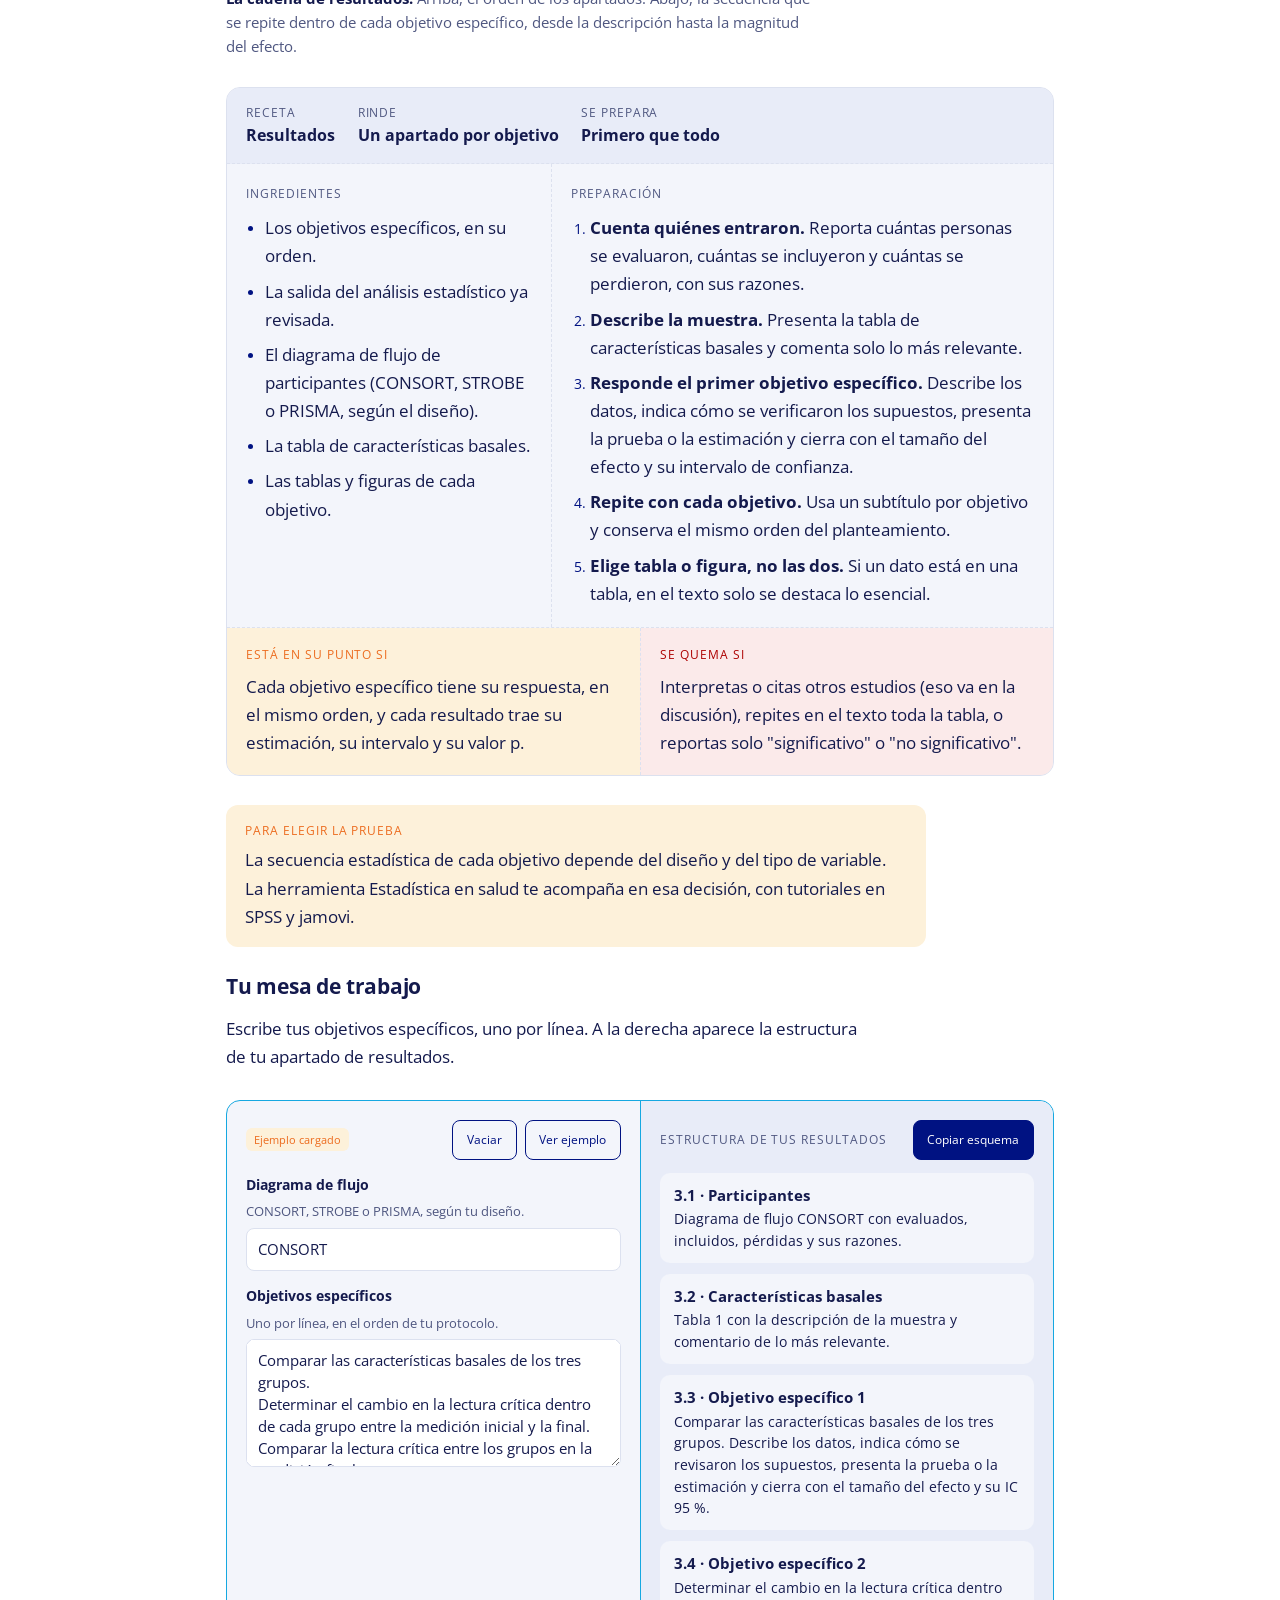
<file: escritura-cientifica/index.html>
<!doctype html><html><head><meta charset="utf-8"><meta name="viewport" content="width=device-width, initial-scale=1, viewport-fit=cover"><meta name="description" content="Herramienta de Escritura Científica que articula la anatomía del artículo con recetas, ejemplos y mesas de trabajo para construir y revisar un manuscrito."><link rel="icon" href="../favicon.svg" type="image/svg+xml"><style>:root{color-scheme:light;box-sizing:border-box;padding-top:env(safe-area-inset-top,0px);padding-bottom:env(safe-area-inset-bottom,0px)}html{scroll-padding-top:env(safe-area-inset-top,0px)}body{margin:0;padding:0;font:14px -apple-system,BlinkMacSystemFont,sans-serif;background:#fff;color:#000}img{max-width:100%}[hidden]:not([hidden=until-found i]){display:none!important}</style></head><body>
<title>Escritura Científica | Anatomía y recetario</title>
<meta name="claude:viewport-fit-sides" content="cover">
<link rel="preconnect" href="https://fonts.googleapis.com">
<link rel="preconnect" href="https://fonts.gstatic.com" crossorigin>
<link rel="stylesheet" href="https://fonts.googleapis.com/css2?family=Open+Sans:ital,wght@0,300..800;1,400&display=swap">
<style>
/* Layout: una columna de lectura con barra de secciones fija; cada receta es una ficha con ingredientes, preparación, punto y errores, seguida de su diagrama y de una mesa de trabajo. */
:root{
  --bg:#FFFFFF; --surface:#F3F5FB; --ink:#141A4D; --muted:#4F5780; --line:#DCE1EF;
  --basil:#001282; --basil-mid:#16A8E1; --basil-soft:#E8ECF8;
  --yolk:#EC6C1F; --yolk-soft:#FDF1DA; --tomato:#AD0000; --tomato-soft:#FBEAEA;
  --display:"Open Sans",system-ui,-apple-system,"Segoe UI",Roboto,Arial,sans-serif;
  --body:"Open Sans",system-ui,-apple-system,"Segoe UI",Roboto,Arial,sans-serif;
  --mono:"Open Sans",system-ui,-apple-system,"Segoe UI",Roboto,Arial,sans-serif;
  color-scheme:light;
}
*{box-sizing:border-box}
body{background:var(--bg);color:var(--ink);font-family:var(--body);font-size:17px;line-height:1.65;margin:0}
body::before{content:"";position:fixed;inset:0 0 auto;height:env(safe-area-inset-top,0px);z-index:10;background:var(--surface)}
.wrap{max-width:860px;margin:0 auto;padding-left:max(16px,env(safe-area-inset-left,0px));padding-right:max(16px,env(safe-area-inset-right,0px))}
h1,h2,h3,h4{font-family:var(--display);line-height:1.12;text-wrap:balance;margin:0;letter-spacing:-0.01em}
h2{font-size:clamp(1.9rem,4.4vw,2.6rem);font-weight:800}
h3{font-size:1.3rem;font-weight:700}
h4{font-size:1.05rem;font-weight:700}
p{margin:0}
.prose{display:grid;gap:1rem;max-width:65ch}
a{color:var(--basil);text-underline-offset:3px}
a:focus-visible,button:focus-visible,input:focus-visible,textarea:focus-visible{outline:3px solid var(--yolk);outline-offset:2px}
.label{font-family:var(--mono);font-size:.74rem;letter-spacing:.08em;text-transform:uppercase;color:var(--muted)}

/* Barra de secciones */
.bar{position:sticky;top:env(safe-area-inset-top,0px);z-index:5;background:var(--surface);border-bottom:1px solid var(--line)}
.bar .wrap{display:flex;align-items:center;gap:1.2rem;padding-block:.6rem}
.brand{font-family:var(--display);font-weight:800;font-size:1rem;white-space:nowrap}
.bar nav{display:flex;gap:.3rem;overflow-x:auto;scrollbar-width:none;min-width:0}
.bar nav::-webkit-scrollbar{display:none}
.bar nav a{font-family:var(--mono);font-size:.76rem;text-decoration:none;color:var(--muted);padding:.35rem .6rem;border-radius:99px;white-space:nowrap}
.bar nav a:hover{background:var(--basil-soft);color:var(--ink)}

/* Apertura */
header.hero .wrap{padding-block:3.2rem 2.4rem;display:grid;gap:1.4rem}
.hero h1{font-size:clamp(2.6rem,7.5vw,4.6rem);font-weight:800;letter-spacing:-.025em}
.hero h1 span{color:var(--basil)}
.premise{font-size:1.18rem;line-height:1.6;max-width:62ch;display:grid;gap:.9rem}
.premise p:first-child::first-letter{font:inherit;color:inherit;float:none;font-size:inherit;line-height:inherit;padding:0}
.byline{font-family:var(--mono);font-size:.8rem;color:var(--muted)}
.tags{display:flex;flex-wrap:wrap;gap:.5rem}
.tag{font-family:var(--mono);font-size:.75rem;border:1px solid var(--line);border-radius:99px;padding:.2rem .7rem;color:var(--muted);background:var(--surface)}

section.course{border-top:1px solid var(--line)}
section.course>.wrap{padding-block:3rem;display:grid;gap:1.8rem}
.course-head{display:grid;gap:.6rem}
.course-head .num{font-family:var(--mono);font-size:.8rem;color:var(--basil)}
.lead{font-size:1.1rem;max-width:62ch}

/* Ficha de receta */
.recipe{background:var(--surface);border:1px solid var(--line);border-radius:14px;overflow:hidden}
.recipe-top{display:flex;flex-wrap:wrap;gap:.4rem 1.4rem;padding:.9rem 1.2rem;border-bottom:1px dashed var(--line);background:var(--basil-soft)}
.recipe-top div{display:grid;gap:.05rem}
.recipe-top strong{font-family:var(--display);font-size:.98rem}
.recipe-body{display:grid;grid-template-columns:minmax(0,1fr) minmax(0,1.55fr)}
.recipe-body>div{padding:1.2rem;display:grid;gap:.7rem;align-content:start;min-width:0}
.recipe-body>div+div{border-left:1px dashed var(--line)}
.recipe ul,.recipe ol{margin:0;padding-left:1.2rem;display:grid;gap:.45rem}
.recipe li::marker{color:var(--basil);font-family:var(--mono);font-size:.85em}
.recipe-foot{display:grid;grid-template-columns:1fr 1fr;border-top:1px dashed var(--line)}
.recipe-foot>div{padding:1.1rem 1.2rem;display:grid;gap:.5rem;align-content:start;min-width:0}
.recipe-foot>div+div{border-left:1px dashed var(--line)}
.ready{background:var(--yolk-soft)}
.burnt{background:var(--tomato-soft)}
.ready .label{color:var(--yolk)}
.burnt .label{color:var(--tomato)}
@media (max-width:680px){
  .recipe-body,.recipe-foot{grid-template-columns:1fr}
  .recipe-body>div+div,.recipe-foot>div+div{border-left:0;border-top:1px dashed var(--line)}
}

/* Figuras */
figure{margin:0;display:grid;gap:.7rem}
.fig-box{background:var(--surface);border:1px solid var(--line);border-radius:14px;padding:1rem;overflow-x:auto}
.fig-box svg{display:block;width:100%;height:auto;min-width:560px;max-width:100%;color:var(--ink);font-family:var(--display)}
@media (min-width:600px){.fig-box svg{min-width:0}}
figcaption{font-size:.92rem;color:var(--muted);max-width:65ch}
figcaption b{color:var(--ink);font-family:var(--display)}
.s-line{stroke:currentColor;fill:none;stroke-width:1.4}
.s-faint{stroke:var(--line);fill:none;stroke-width:1.4}
.s-dash{stroke:var(--muted);fill:none;stroke-width:1.2;stroke-dasharray:4 4}
.f-surface{fill:var(--surface)}
.f-soft{fill:var(--basil-soft)}
.f-mid{fill:var(--basil-mid)}
.f-basil{fill:var(--basil)}
.f-yolk{fill:var(--yolk-soft)}
.st-basil{stroke:var(--basil);stroke-width:1.5}
.st-line{stroke:var(--line);stroke-width:1.2}
.t-ink{fill:var(--ink)}
.t-muted{fill:var(--muted)}
.t-on{fill:var(--bg)}
.t-basil{fill:var(--basil)}
.ar{fill:currentColor}

/* Ejemplo anotado */
.annot{display:grid;gap:0;border-left:3px solid var(--basil-mid)}
.annot>div{display:grid;grid-template-columns:9.5rem minmax(0,1fr);gap:1rem;padding:.75rem 0 .75rem 1rem}
.annot>div+div{border-top:1px solid var(--line)}
.annot .label{padding-top:.2rem}
@media (max-width:560px){.annot>div{grid-template-columns:1fr;gap:.2rem}}

/* Atajos de metodología */
.filters{display:flex;flex-wrap:wrap;gap:.45rem}
.chip{font-family:var(--mono);font-size:.78rem;border:1px solid var(--line);background:var(--surface);color:var(--ink);padding:.4rem .8rem;border-radius:99px;cursor:pointer;min-height:36px}
.chip[aria-pressed="true"]{background:var(--basil);border-color:var(--basil);color:var(--bg)}
.methods{display:grid;grid-template-columns:repeat(auto-fill,minmax(250px,1fr));gap:.9rem}
.mcard{background:var(--surface);border:1px solid var(--line);border-radius:12px;padding:1rem;display:grid;gap:.55rem;align-content:start}
.mcard h4{font-size:1rem}
.mcard .guide{font-family:var(--mono);font-size:.72rem;color:var(--basil);border:1px solid var(--basil-mid);border-radius:6px;padding:.1rem .45rem;justify-self:start}
.mcard ul{list-style:none;margin:0;padding:0;display:grid;gap:.55rem}
.mcard li{font-size:.88rem;line-height:1.45}
.mcard li a{text-decoration:none;color:var(--ink)}
.mcard li a:hover{color:var(--basil);text-decoration:underline}
.mcard li small{display:block;font-family:var(--mono);font-size:.7rem;color:var(--muted)}
.mcard.external{background:transparent;border-style:dashed}
.mcard.external p{font-size:.88rem;color:var(--muted)}

/* Tabla */
.tbl{overflow-x:auto;border:1px solid var(--line);border-radius:12px;background:var(--surface)}
table{border-collapse:collapse;width:100%;min-width:620px;font-size:.9rem;line-height:1.45}
th,td{padding:.7rem .85rem;text-align:left;vertical-align:top;border-bottom:1px solid var(--line)}
th{font-family:var(--mono);font-size:.72rem;letter-spacing:.06em;text-transform:uppercase;color:var(--muted);font-weight:500}
tr:last-child td{border-bottom:0}
td:first-child{font-family:var(--display);font-weight:700}

/* Anatomía del párrafo */
.steps{display:flex;flex-wrap:wrap;gap:.5rem;align-items:center}
.step{background:var(--surface);border:1px solid var(--line);border-radius:10px;padding:.55rem .8rem;font-family:var(--display);font-size:.95rem}
.steps .arrow{color:var(--muted);font-family:var(--mono)}

.note{background:var(--yolk-soft);border-radius:12px;padding:1rem 1.2rem;display:grid;gap:.4rem;max-width:70ch}
.note .label{color:var(--yolk)}

/* Mesa de trabajo */
.bench{background:var(--surface);border:1px solid var(--basil-mid);border-radius:14px;display:grid;grid-template-columns:minmax(0,1fr) minmax(0,1fr)}
.bench-in,.bench-out{padding:1.2rem;display:grid;gap:.8rem;align-content:start;min-width:0}
.bench-out{background:var(--basil-soft);border-left:1px solid var(--basil-mid);border-radius:0 14px 14px 0}
@media (max-width:720px){.bench{grid-template-columns:1fr}.bench-out{border-left:0;border-top:1px solid var(--basil-mid);border-radius:0 0 14px 14px}}
.bench label{display:grid;gap:.3rem;font-family:var(--display);font-size:.9rem;font-weight:700}
.bench label span{font-family:var(--body);font-weight:400;font-size:.82rem;color:var(--muted)}
.bench input,.bench textarea{font:inherit;font-family:var(--body);font-size:.92rem;font-weight:400;color:var(--ink);background:var(--bg);border:1px solid var(--line);border-radius:8px;padding:.55rem .7rem;width:100%}
.bench textarea{min-height:4.6rem;resize:vertical;line-height:1.5}
.bench-head{display:flex;flex-wrap:wrap;justify-content:space-between;align-items:center;gap:.5rem}
.btns{display:flex;gap:.5rem;flex-wrap:wrap}
button{font-family:var(--mono);font-size:.78rem;border-radius:8px;padding:.5rem .85rem;cursor:pointer;min-height:40px;border:1px solid var(--basil);background:var(--basil);color:var(--bg)}
button.ghost{background:transparent;color:var(--basil)}
.plan{list-style:none;margin:0;padding:0;display:grid;gap:.7rem;counter-reset:p}
.plan li{background:var(--surface);border-radius:10px;padding:.7rem .85rem;display:grid;gap:.15rem;font-size:.9rem;line-height:1.5}
.plan li b{font-family:var(--display);font-size:.92rem}
.plan li em{color:var(--muted)}
.status{font-family:var(--mono);font-size:.74rem;color:var(--basil);min-height:1.2em}
.example-flag{font-family:var(--mono);font-size:.7rem;background:var(--yolk-soft);color:var(--yolk);border-radius:6px;padding:.15rem .5rem}

/* Orden de escritura */
.order{list-style:none;margin:0;padding:0;display:grid;grid-template-columns:repeat(auto-fit,minmax(150px,1fr));gap:.6rem;counter-reset:o}
.order li{counter-increment:o;background:var(--surface);border:1px solid var(--line);border-radius:10px;padding:.8rem;display:grid;gap:.3rem;align-content:start}
.order li::before{content:counter(o);font-family:var(--mono);font-size:.78rem;color:var(--basil)}
.order li b{font-family:var(--display)}
.order li span{font-size:.84rem;color:var(--muted);line-height:1.45}

footer .wrap{padding-block:2.4rem 3rem;border-top:1px solid var(--line);display:grid;gap:.5rem;color:var(--muted);font-size:.88rem}
@media (prefers-reduced-motion:no-preference){html{scroll-behavior:smooth}}


/* Senaletica institucional: placas azules, acento rojo y tipografia unificada. */
.bar{background:#001282;color:#fff;border-bottom:3px solid #AD0000}
.bar .brand,.bar nav a{color:#fff}
.bar nav a:hover,.bar nav a:focus-visible{background:#002A9E;color:#fff}
.hero{border-bottom:4px solid #AD0000}
:focus-visible{outline:3px solid #EC6C1F;outline-offset:3px}
</style>

<div class="bar">
  <div class="wrap">
    <span class="brand">Escritura Científica</span>
    <nav aria-label="Secciones">
      <a href="#premisa">Premisa</a>
      <a href="#estructura">Estructura</a>
      <a href="#anatomia">Anatomía</a>
      <a href="#introduccion">Introducción</a>
      <a href="#metodologia">Metodología</a>
      <a href="#resultados">Resultados</a>
      <a href="#discusion">Discusión</a>
      <a href="#emplatado">Emplatado</a>
      <a href="../index.html" aria-label="Volver a la página personal">Página personal ↗</a>
    </nav>
  </div>
</div>

<header class="hero" id="premisa">
  <div class="wrap">
    <p class="label">Acompañamiento para la escritura de artículos cuantitativos</p>
    <h1>Recetario de escritura <span>científica</span></h1>
    <div class="premise">
      <p>Cuando uno empieza a cocinar, hasta lo más sencillo es un reto. Fritar un huevo, preparar un café o picar un tomate exigen atención en cada paso. Con la investigación pasa algo parecido. Seleccionar una fuente, escoger la metodología o decidir qué gráfico usar parecen tareas imposibles al principio, y con la práctica se terminan haciendo casi con los ojos cerrados.</p>
      <p>Este recetario parte de esa idea. La mejor manera de escribir un artículo es tomar como referente uno parecido, publicado en la revista a la que lo vas a enviar. Aun así, la estructura base casi siempre es la misma, y eso permite trabajar con recetas. Cada sección del artículo tiene la suya, con sus ingredientes, su preparación, la forma de saber si quedó bien y los errores que la arruinan.</p>
    </div>
    <div class="tags">
      <span class="tag">Enfoque cuantitativo</span>
      <span class="tag">Estructura IMRyD</span>
      <span class="tag">Con mesas de trabajo para tu borrador</span>
    </div>
  </div>
</header>

<section class="course" id="estructura">
  <div class="wrap">
    <div class="course-head">
      <span class="num">Antes de cocinar</span>
      <h2>La forma del plato</h2>
      <p class="lead">Casi todos los artículos cuantitativos siguen la estructura IMRyD, que reúne introducción, métodos, resultados y discusión. Lo que cambia entre revistas son los detalles (extensión, subtítulos, número de tablas), y por eso conviene tener a mano un artículo publicado en la revista elegida.</p>
    </div>

    <figure>
      <div class="fig-box">
        <svg viewBox="0 0 800 390" role="img" aria-label="Diagrama de reloj de arena. La introducción se estrecha de lo general al objetivo, métodos y resultados forman el cuello angosto y la discusión se abre del hallazgo hacia su significado.">
          <defs><marker id="ah1" viewBox="0 0 10 10" refX="9" refY="5" markerWidth="7" markerHeight="7" orient="auto-start-reverse"><path d="M0,0 L10,5 L0,10 z" class="ar"/></marker></defs>
          <polygon points="160,20 560,20 420,110 300,110" class="f-soft st-basil"/>
          <text x="360" y="60" text-anchor="middle" font-size="17" font-weight="700" class="t-ink">Introducción</text>
          <text x="360" y="80" text-anchor="middle" font-size="12" class="t-muted">contexto, variables, antecedentes</text>
          <rect x="300" y="125" width="120" height="60" rx="6" class="f-mid st-basil"/>
          <text x="360" y="160" text-anchor="middle" font-size="15" font-weight="700" class="t-ink">Métodos</text>
          <rect x="300" y="200" width="120" height="60" rx="6" class="f-mid st-basil"/>
          <text x="360" y="235" text-anchor="middle" font-size="15" font-weight="700" class="t-ink">Resultados</text>
          <polygon points="300,275 420,275 560,370 160,370" class="f-soft st-basil"/>
          <text x="360" y="332" text-anchor="middle" font-size="17" font-weight="700" class="t-ink">Discusión</text>
          <text x="360" y="352" text-anchor="middle" font-size="12" class="t-muted">hallazgos, comparación, límites</text>
          <line x1="496" y1="65" x2="584" y2="65" class="s-dash"/>
          <text x="592" y="61" font-size="13" font-weight="700" class="t-ink">De lo general</text>
          <text x="592" y="77" font-size="13" class="t-muted">al objetivo del estudio</text>
          <line x1="426" y1="155" x2="584" y2="155" class="s-dash"/>
          <text x="592" y="151" font-size="13" font-weight="700" class="t-ink">Lo que hiciste</text>
          <text x="592" y="167" font-size="13" class="t-muted">con detalle para replicarlo</text>
          <line x1="426" y1="230" x2="584" y2="230" class="s-dash"/>
          <text x="592" y="226" font-size="13" font-weight="700" class="t-ink">Lo que encontraste</text>
          <text x="592" y="242" font-size="13" class="t-muted">en el orden de los objetivos</text>
          <line x1="504" y1="328" x2="584" y2="328" class="s-dash"/>
          <text x="592" y="324" font-size="13" font-weight="700" class="t-ink">Del hallazgo</text>
          <text x="592" y="340" font-size="13" class="t-muted">a lo que significa</text>
          <line x1="110" y1="24" x2="110" y2="364" class="s-line" marker-end="url(#ah1)"/>
          <text x="96" y="194" font-size="12" text-anchor="middle" class="t-muted" transform="rotate(-90 96 194)">sentido de lectura</text>
        </svg>
      </div>
      <figcaption><b>El reloj de arena.</b> La introducción va estrechando el tema hasta el objetivo, métodos y resultados se concentran en lo que hiciste y encontraste, y la discusión vuelve a abrirse para darle sentido a los hallazgos.</figcaption>
    </figure>

    <div class="note">
      <span class="label">Un consejo de cocina</span>
      <p>Busca dos o tres artículos recientes de la revista a la que piensas enviar tu trabajo, idealmente con un diseño parecido al tuyo. Mira cuántos párrafos tiene la introducción, qué subtítulos usa la metodología y cómo presentan las tablas. Esa es la receta local, y las recetas de este recetario se ajustan a ella.</p>
    </div>
  </div>
</section>

<section class="course" id="anatomia">
  <div class="wrap">
    <div class="course-head">
      <span class="num">La receta completa en una página</span>
      <h2>Anatomía de un artículo científico</h2>
      <p class="lead">Esta infografía reúne en un solo lugar qué va en cada sección, el lenguaje que conviene usar, cómo citar y el hilo que conecta la pregunta con la conclusión. Úsala como lista de verificación antes de enviar tu manuscrito.</p>
    </div>
  </div>
  <div class="wrap" style="max-width:1240px;padding-block:0 3rem">
<style>
.anat{--an-ink:#141A4D;--an-muted:#4F5780;--an-paper:#FFFFFF;--an-ground:#F3F5FB;--an-navy:#001282;--an-brown:#AD0000;
  --c1:#0051C6;--c1s:#EFF4FC;--c2:#16A8E1;--c2s:#EAF7FC;--c3:#249337;--c3s:#E3F2E6;--c4:#EC6C1F;--c4s:#FDF1DA;--c5:#4C19AF;--c5s:#F1EEF8;--c6:#AD0000;--c6s:#FBEAEA;
  background:var(--an-ground);color:var(--an-ink);font-family:"Open Sans",system-ui,-apple-system,"Segoe UI",Arial,sans-serif;font-size:15.5px;line-height:1.45;
  border-radius:20px;padding:40px 36px 28px;display:grid;gap:26px;color-scheme:light;-webkit-font-smoothing:antialiased}
.anat *{box-sizing:border-box}
.anat h2,.anat h3,.anat h4,.anat p,.anat ul,.anat ol{margin:0;padding:0}
.anat ul,.anat ol{list-style:none}
.anat .an-disp{font-family:"Open Sans",system-ui,-apple-system,"Segoe UI",Arial,sans-serif}
.anat svg.an-i{width:1em;height:1em;flex:none;stroke-width:1.8}
.an-title{text-align:center;font-family:"Open Sans",system-ui,-apple-system,"Segoe UI",Arial,sans-serif;font-weight:800;font-size:clamp(28px,4.2vw,50px);line-height:1.05;letter-spacing:-.015em;color:var(--an-navy);text-transform:uppercase;text-wrap:balance}
.an-grid{display:grid;grid-template-columns:280px minmax(0,1fr) 220px;grid-template-areas:"left center right";gap:22px;align-items:start}
.an-left{grid-area:left}.an-center{grid-area:center}.an-right{grid-area:right}
.an-side{background:var(--an-paper);border-radius:14px;overflow:hidden;box-shadow:0 1px 0 rgba(27,36,51,.06),0 0 0 1px rgba(27,36,51,.08)}
.an-sidehead{color:#fff;font-family:"Open Sans",system-ui,-apple-system,"Segoe UI",Arial,sans-serif;font-weight:800;font-size:16px;text-transform:uppercase;letter-spacing:.04em;text-align:center;padding:16px 14px;line-height:1.2}
.an-left .an-sidehead{background:var(--an-navy)}
.an-right .an-sidehead{background:var(--an-brown)}
.an-block{padding:16px 16px 18px;display:grid;gap:12px}
.an-block+.an-block{border-top:1px solid #E3E8F0}
.an-blockhead{display:flex;align-items:center;gap:10px;font-family:"Open Sans",system-ui,-apple-system,"Segoe UI",Arial,sans-serif;font-weight:700;font-size:13.5px;text-transform:uppercase;letter-spacing:.03em;color:var(--an-navy)}
.an-blockhead span.an-ic{width:34px;height:34px;border-radius:9px;border:1.5px solid var(--an-navy);display:grid;place-items:center;font-size:18px}
.an-dots{display:grid;gap:9px;font-size:14px;line-height:1.42}
.an-dots li{position:relative;padding-left:14px}
.an-dots li::before{content:"";position:absolute;left:0;top:.55em;width:6px;height:6px;border-radius:50%;background:currentColor;opacity:.55}
.an-dots b{font-weight:700}
.an-dots i{font-style:italic}

.anat .an-steps{display:grid;gap:16px;position:relative;padding-left:58px}
.an-steps::before{content:"";position:absolute;left:21px;top:22px;bottom:22px;width:3px;border-radius:2px;background:linear-gradient(var(--c1),var(--c2),var(--c3),var(--c4),var(--c5),var(--c6))}
.an-step{--c:var(--c1);--cs:var(--c1s);position:relative;background:var(--cs);border:1.5px solid var(--c);border-radius:14px;padding:18px 20px;display:grid;gap:14px}
.an-step:nth-child(2){--c:var(--c2);--cs:var(--c2s)}.an-step:nth-child(3){--c:var(--c3);--cs:var(--c3s)}.an-step:nth-child(4){--c:var(--c4);--cs:var(--c4s)}.an-step:nth-child(5){--c:var(--c5);--cs:var(--c5s)}.an-step:nth-child(6){--c:var(--c6);--cs:var(--c6s)}
.an-num{position:absolute;left:-58px;top:14px;width:45px;height:45px;border-radius:50%;background:var(--c);color:#fff;display:grid;place-items:center;font-family:"Open Sans",system-ui,-apple-system,"Segoe UI",Arial,sans-serif;font-weight:800;font-size:22px;box-shadow:0 0 0 4px var(--an-ground)}
.an-stephead{display:flex;align-items:center;gap:14px}
.an-stephead .an-ic{width:52px;height:52px;border-radius:12px;background:var(--an-paper);border:1.5px solid var(--c);color:var(--c);display:grid;place-items:center;font-size:28px;flex:none}
.an-stephead h3{font-family:"Open Sans",system-ui,-apple-system,"Segoe UI",Arial,sans-serif;font-weight:800;font-size:19px;line-height:1.15;text-transform:uppercase;color:var(--c);letter-spacing:.01em}
.an-stephead h3 small{display:block;font-size:14px;font-weight:700;color:var(--an-ink);opacity:.8;margin-top:3px}
.an-two{display:grid;grid-template-columns:minmax(0,1.35fr) minmax(0,1fr);gap:16px;align-items:start}
.an-two.even{grid-template-columns:1fr 1fr}
.an-step .an-dots{font-size:14.5px}
.an-step .an-dots li::before{background:var(--c);opacity:1}
.an-box{background:var(--an-paper);border-radius:10px;padding:12px 14px;display:grid;gap:8px;border:1px solid rgba(27,36,51,.1)}
.an-box h4{display:flex;align-items:center;gap:8px;font-family:"Open Sans",system-ui,-apple-system,"Segoe UI",Arial,sans-serif;font-weight:800;font-size:13px;text-transform:uppercase;letter-spacing:.03em;color:var(--an-ink)}
.an-box h4 svg{font-size:18px}
.an-box.warn{border:1.5px dashed var(--c)}
.an-box.warn h4{color:var(--c)}
.an-strip{background:var(--an-paper);border-radius:10px;padding:10px 14px;font-weight:700;font-size:14.5px;display:flex;gap:10px;align-items:center;border:1px solid rgba(27,36,51,.1)}
.an-strip svg{color:var(--c);font-size:20px}
.an-pill{display:inline-block;background:var(--c);color:#fff;font-family:"Open Sans",system-ui,-apple-system,"Segoe UI",Arial,sans-serif;font-weight:700;font-size:12px;text-transform:uppercase;letter-spacing:.05em;padding:5px 11px;border-radius:6px;margin-bottom:10px}
.an-pill.line{background:transparent;color:var(--c);box-shadow:inset 0 0 0 1.5px var(--c)}
.an-nums{display:grid;gap:8px;font-size:14.5px;counter-reset:n}
.an-nums li{counter-increment:n;display:grid;grid-template-columns:24px 1fr;gap:9px;align-items:start}
.an-nums li::before{content:counter(n);width:22px;height:22px;border-radius:50%;background:var(--c);color:#fff;display:grid;place-items:center;font-family:"Open Sans",system-ui,-apple-system,"Segoe UI",Arial,sans-serif;font-weight:800;font-size:12px;margin-top:1px}
.an-guides{display:flex;flex-wrap:wrap;gap:8px;align-items:center}
.an-guides b{font-family:"Open Sans",system-ui,-apple-system,"Segoe UI",Arial,sans-serif;font-size:12.5px;text-transform:uppercase;letter-spacing:.04em;margin-right:4px}
.an-guides span{background:var(--an-paper);border:1px solid var(--c);border-radius:999px;padding:3px 11px;font-size:13.5px}
.an-guides span strong{color:var(--c)}
.an-lead{font-weight:600;font-size:15px}
.an-bigicon{color:var(--c);font-size:64px;justify-self:center;align-self:center;opacity:.9}
.an-note{display:flex;gap:10px;align-items:flex-start;background:var(--an-paper);border:1px solid var(--c);border-radius:10px;padding:10px 14px;font-size:14px}
.an-note svg{color:var(--c);font-size:20px;margin-top:1px}
.an-note b{color:var(--c)}

.an-tips{display:grid}
.an-tip{padding:16px 16px 18px;display:grid;gap:10px;font-size:14px;line-height:1.42}
.an-tip+.an-tip{border-top:1px dashed #D9CFC4}
.an-tip .an-ic{width:44px;height:44px;border-radius:50%;border:1.5px solid var(--an-brown);color:var(--an-brown);display:grid;place-items:center;font-size:21px}

.an-thread{background:var(--an-paper);border-radius:14px;padding:18px 20px 16px;display:grid;gap:14px;box-shadow:0 0 0 1px rgba(27,36,51,.08)}
.an-thread h3{text-align:center;font-family:"Open Sans",system-ui,-apple-system,"Segoe UI",Arial,sans-serif;font-weight:800;font-size:17px;text-transform:uppercase;letter-spacing:.03em;color:var(--an-navy)}
.an-chain{display:flex;flex-wrap:wrap;justify-content:center;align-items:center;gap:8px 6px}
.an-chain li{display:flex;align-items:center;gap:8px;color:#fff;font-family:"Open Sans",system-ui,-apple-system,"Segoe UI",Arial,sans-serif;font-weight:700;font-size:13px;text-transform:uppercase;letter-spacing:.04em;padding:9px 18px 9px 10px;border-radius:999px}
.an-chain li .an-ic{width:28px;height:28px;border-radius:50%;background:rgba(255,255,255,.95);display:grid;place-items:center;font-size:17px}
.an-chain .an-arrow{color:var(--an-muted);font-size:20px;padding:0;background:none}
.an-thread p{text-align:center;font-size:14.5px;color:var(--an-muted);max-width:70ch;justify-self:center}
.an-foot{font-size:13px;color:var(--an-muted);line-height:1.4}
.an-foot b{color:var(--an-ink)}

@media (max-width:1100px){
  .an-grid{grid-template-columns:minmax(0,1fr) minmax(0,1fr);grid-template-areas:"center center" "left right"}
}
@media (max-width:720px){
  .anat{padding:24px 14px 20px;border-radius:14px}
  .an-grid{grid-template-columns:minmax(0,1fr);grid-template-areas:"center" "left" "right"}
  .an-two,.an-two.even{grid-template-columns:1fr}
  .anat .an-steps{padding-left:0}
  .an-steps::before{display:none}
  .an-num{position:static;width:38px;height:38px;font-size:18px;box-shadow:none}
  .an-stephead{flex-wrap:wrap}
  .an-bigicon{display:none}
}
</style>

<div class="anat" role="region" aria-label="Infografía Anatomía de un artículo científico">
  <h2 class="an-title">Anatomía de un artículo científico</h2>

  <div class="an-grid">
    <aside class="an-side an-left">
      <div class="an-sidehead">El lenguaje del artículo</div>
      <div class="an-block">
        <div class="an-blockhead"><span class="an-ic"><svg class="an-i" aria-hidden="true" focusable="false" xmlns="http://www.w3.org/2000/svg" viewBox="0 0 24 24" fill="none" stroke="currentColor" stroke-width="2" stroke-linecap="round" stroke-linejoin="round" > <path d="M21 15a2 2 0 0 1-2 2H7l-4 4V5a2 2 0 0 1 2-2h14a2 2 0 0 1 2 2z" /> </svg></span>1. Lenguaje científico</div>
        <ul class="an-dots">
          <li><b>Precisión.</b> Una idea por oración y ninguna expresión ambigua.</li>
          <li><b>Objetividad.</b> Sin juicios de valor ni adjetivos valorativos del tipo <i>excelente</i>, <i>impresionante</i> o <i>muy bueno</i>.</li>
          <li><b>Impersonalidad.</b> Evita la primera persona. Prefiere la pasiva refleja, como «se aplicó» o «se evaluó», en lugar de «aplicamos» o «yo evalué». Verifica siempre las normas de la revista, porque algunas admiten la primera persona del plural.</li>
          <li><b>Tiempos verbales.</b> Presente y pretérito en la introducción, pasado en metodología y resultados, presente en la interpretación de la discusión.</li>
          <li><b>Siglas.</b> Se desarrollan en su primera aparición y se usan de forma consistente.</li>
          <li><b>Evita los absolutos</b> como <i>siempre</i>, <i>nunca</i>, <i>es bien sabido</i> o <i>demuestra</i>. Prefiere <i>sugiere</i>, <i>se asocia</i> o <i>es compatible con</i>.</li>
          <li>No traslades el lenguaje causal a diseños que no permiten establecer causalidad.</li>
          <li>Evita anglicismos innecesarios cuando existe un término equivalente en español.</li>
        </ul>
      </div>
      <div class="an-block">
        <div class="an-blockhead"><span class="an-ic"><svg class="an-i" aria-hidden="true" focusable="false" xmlns="http://www.w3.org/2000/svg" viewBox="0 0 24 24" fill="none" stroke="currentColor" stroke-width="2" stroke-linecap="round" stroke-linejoin="round" > <path d="M12 7v14" /> <path d="M3 18a1 1 0 0 1-1-1V4a1 1 0 0 1 1-1h5a4 4 0 0 1 4 4 4 4 0 0 1 4-4h5a1 1 0 0 1 1 1v13a1 1 0 0 1-1 1h-6a3 3 0 0 0-3 3 3 3 0 0 0-3-3z" /> </svg></span>2. Importancia de citar</div>
        <ul class="an-dots">
          <li>Citar sustenta cada afirmación, reconoce la autoría ajena, permite la trazabilidad del argumento y previene el plagio.</li>
          <li>Toda afirmación que no sea propia ni de conocimiento común debe llevar referencia.</li>
          <li>Cita siempre la fuente primaria, nunca la fuente que la menciona.</li>
          <li>Equilibra las referencias clásicas con literatura reciente y pertinente al problema.</li>
          <li>Evita las citas de relleno y la autocitación excesiva.</li>
          <li>Aplica la norma exigida por la revista, habitualmente APA séptima edición o Vancouver, y apóyate en gestores bibliográficos como Zotero o Mendeley.</li>
          <li>No cites lo que no has leído. Si empleas inteligencia artificial generativa, verifica cada referencia en la fuente original, porque estas herramientas pueden fabricar citas inexistentes.</li>
        </ul>
      </div>
    </aside>

    <ol class="an-steps an-center">
      <li class="an-step">
        <span class="an-num">1</span>
        <div class="an-stephead"><span class="an-ic"><svg class="an-i" aria-hidden="true" focusable="false" xmlns="http://www.w3.org/2000/svg" viewBox="0 0 24 24" fill="none" stroke="currentColor" stroke-width="2" stroke-linecap="round" stroke-linejoin="round" > <circle cx="11" cy="11" r="8" /> <path d="m21 21-4.3-4.3" /> </svg></span><h3>Introducción<small>El porqué</small></h3></div>
        <div class="an-two">
          <ul class="an-dots">
            <li>Presenta el tema.</li>
            <li>Incluye datos epidemiológicos o etnográficos y estadísticas internacionales, nacionales o locales obtenidas por otros autores.</li>
            <li>Dimensiona el problema y justifica el artículo.</li>
            <li>Plantea brevemente los antecedentes de forma crítica, no como catálogo de estudios.</li>
            <li>Sigue una lógica de embudo, de lo general a lo específico.</li>
          </ul>
          <div class="an-box warn">
            <h4><svg class="an-i" aria-hidden="true" focusable="false" xmlns="http://www.w3.org/2000/svg" viewBox="0 0 24 24" fill="none" stroke="currentColor" stroke-width="2" stroke-linecap="round" stroke-linejoin="round" > <circle cx="12" cy="12" r="10" /> <path d="m4.9 4.9 14.2 14.2" /> </svg>Aquí no va</h4>
            <ul class="an-dots">
              <li>Resultados propios.</li>
              <li>Descripción de métodos.</li>
              <li>Afirmaciones de originalidad sin sustento.</li>
            </ul>
          </div>
        </div>
        <p class="an-strip"><svg class="an-i" aria-hidden="true" focusable="false" xmlns="http://www.w3.org/2000/svg" viewBox="0 0 24 24" fill="none" stroke="currentColor" stroke-width="2" stroke-linecap="round" stroke-linejoin="round" > <circle cx="12" cy="12" r="10" /> <path d="m9 12 2 2 4-4" /> </svg>Cierra con el vacío de conocimiento y la pregunta de investigación.</p>
      </li>

      <li class="an-step">
        <span class="an-num">2</span>
        <div class="an-stephead"><span class="an-ic"><svg class="an-i" aria-hidden="true" focusable="false" xmlns="http://www.w3.org/2000/svg" viewBox="0 0 24 24" fill="none" stroke="currentColor" stroke-width="2" stroke-linecap="round" stroke-linejoin="round" > <circle cx="12" cy="12" r="10" /> <circle cx="12" cy="12" r="6" /> <circle cx="12" cy="12" r="2" /> </svg></span><h3>Objetivos e hipótesis<small>El qué y el hasta dónde</small></h3></div>
        <ul class="an-dots">
          <li>Los autores plantean qué van a hacer, hasta dónde llega el estudio y qué esperan encontrar.</li>
          <li>El objetivo general se formula con verbos evaluables, y los objetivos específicos son pasos que conducen a él, no fragmentos temáticos independientes.</li>
          <li>La hipótesis no siempre aplica. En estudios descriptivos puede no existir; en estudios analíticos es obligatoria y debe ser direccional cuando la teoría lo permite.</li>
          <li>En el enfoque cualitativo no hay hipótesis. Hay un propósito y preguntas orientadoras, que pueden reformularse durante el trabajo de campo.</li>
        </ul>
      </li>

      <li class="an-step">
        <span class="an-num">3</span>
        <div class="an-stephead"><span class="an-ic"><svg class="an-i" aria-hidden="true" focusable="false" xmlns="http://www.w3.org/2000/svg" viewBox="0 0 24 24" fill="none" stroke="currentColor" stroke-width="2" stroke-linecap="round" stroke-linejoin="round" > <path d="M12.22 2h-.44a2 2 0 0 0-2 2v.18a2 2 0 0 1-1 1.73l-.43.25a2 2 0 0 1-2 0l-.15-.08a2 2 0 0 0-2.73.73l-.22.38a2 2 0 0 0 .73 2.73l.15.1a2 2 0 0 1 1 1.72v.51a2 2 0 0 1-1 1.74l-.15.09a2 2 0 0 0-.73 2.73l.22.38a2 2 0 0 0 2.73.73l.15-.08a2 2 0 0 1 2 0l.43.25a2 2 0 0 1 1 1.73V20a2 2 0 0 0 2 2h.44a2 2 0 0 0 2-2v-.18a2 2 0 0 1 1-1.73l.43-.25a2 2 0 0 1 2 0l.15.08a2 2 0 0 0 2.73-.73l.22-.39a2 2 0 0 0-.73-2.73l-.15-.08a2 2 0 0 1-1-1.74v-.5a2 2 0 0 1 1-1.74l.15-.09a2 2 0 0 0 .73-2.73l-.22-.38a2 2 0 0 0-2.73-.73l-.15.08a2 2 0 0 1-2 0l-.43-.25a2 2 0 0 1-1-1.73V4a2 2 0 0 0-2-2z" /> <circle cx="12" cy="12" r="3" /> </svg></span><h3>Metodología<small>El cómo</small></h3></div>
        <div class="an-two even">
          <div>
            <span class="an-pill">Enfoque cuantitativo</span>
            <ul class="an-dots">
              <li>Diseño del estudio.</li>
              <li>Cálculo y tamaño muestral.</li>
              <li>Características de la población.</li>
              <li>Criterios de inclusión y exclusión.</li>
              <li>Variables y métodos de obtención (técnicas, instrumentos, cálculos).</li>
              <li>Plan de análisis estadístico.</li>
              <li>Lugar y periodo del estudio.</li>
              <li>Procedimiento de recolección paso a paso.</li>
              <li>Control de sesgos.</li>
              <li>Consideraciones éticas, con aval de comité y consentimiento informado.</li>
              <li>Software utilizado y versión.</li>
            </ul>
          </div>
          <div>
            <span class="an-pill line">Enfoque cualitativo</span>
            <ul class="an-dots">
              <li>Postura epistemológica o paradigma.</li>
              <li>Diseño específico (fenomenológico, etnográfico, teoría fundamentada, estudio de caso o investigación acción).</li>
              <li>Participantes y muestreo intencional o teórico, con cierre por saturación.</li>
              <li>Técnicas de generación de información (entrevista semiestructurada, grupo focal, observación participante, diario de campo).</li>
              <li>Rol y reflexividad del investigador.</li>
              <li>Procedimiento y sistema de codificación.</li>
              <li>Criterios de rigor (credibilidad, transferibilidad, dependabilidad y confirmabilidad).</li>
            </ul>
          </div>
        </div>
        <div class="an-guides"><b>Guías de reporte</b><span><strong>STROBE</strong> observacionales</span><span><strong>CONSORT</strong> ensayos</span><span><strong>PRISMA</strong> revisiones</span><span><strong>COREQ</strong> cualitativos</span></div>
      </li>

      <li class="an-step">
        <span class="an-num">4</span>
        <div class="an-stephead"><span class="an-ic"><svg class="an-i" aria-hidden="true" focusable="false" xmlns="http://www.w3.org/2000/svg" viewBox="0 0 24 24" fill="none" stroke="currentColor" stroke-width="2" stroke-linecap="round" stroke-linejoin="round" > <path d="M3 3v16a2 2 0 0 0 2 2h16" /> <path d="M18 17V9" /> <path d="M13 17V5" /> <path d="M8 17v-3" /> </svg></span><h3>Resultados<small>El qué se encontró</small></h3></div>
        <div class="an-two">
          <div style="display:grid;gap:12px">
            <ul class="an-dots">
              <li>Se presentan los hallazgos posteriores al análisis.</li>
              <li>No se interpretan, solo se presentan, mediante prosa, tablas, gráficos o diagramas según la naturaleza del dato.</li>
            </ul>
            <div class="an-box">
              <h4>Tres reglas</h4>
              <ol class="an-nums">
                <li>Los resultados se ordenan siguiendo la secuencia de los objetivos.</li>
                <li>No se duplica en el texto lo que ya dice la tabla o la figura.</li>
                <li>No se citan otros autores.</li>
              </ol>
            </div>
          </div>
          <div style="display:grid;gap:12px">
            <div class="an-box">
              <h4 style="color:var(--c)"><svg class="an-i" aria-hidden="true" focusable="false" xmlns="http://www.w3.org/2000/svg" viewBox="0 0 24 24" fill="none" stroke="currentColor" stroke-width="2" stroke-linecap="round" stroke-linejoin="round" > <path d="M3 3v16a2 2 0 0 0 2 2h16" /> <path d="m19 9-5 5-4-4-3 3" /> </svg>Cuantitativo</h4>
              <p style="font-size:14px">El reporte completo exige el estadístico de contraste, el valor p exacto, el tamaño del efecto y el intervalo de confianza, además del flujo de participantes.</p>
            </div>
            <div class="an-box">
              <h4 style="color:var(--c)"><svg class="an-i" aria-hidden="true" focusable="false" xmlns="http://www.w3.org/2000/svg" viewBox="0 0 24 24" fill="none" stroke="currentColor" stroke-width="2" stroke-linecap="round" stroke-linejoin="round" > <path d="M21 15a2 2 0 0 1-2 2H7l-4 4V5a2 2 0 0 1 2-2h14a2 2 0 0 1 2 2z" /> </svg>Cualitativo</h4>
              <p style="font-size:14px">La información se organiza por categorías y subcategorías sostenidas con citas textuales de los participantes.</p>
            </div>
          </div>
        </div>
      </li>

      <li class="an-step">
        <span class="an-num">5</span>
        <div class="an-stephead"><span class="an-ic"><svg class="an-i" aria-hidden="true" focusable="false" xmlns="http://www.w3.org/2000/svg" viewBox="0 0 24 24" fill="none" stroke="currentColor" stroke-width="2" stroke-linecap="round" stroke-linejoin="round" > <path d="M12 5a3 3 0 1 0-5.997.125 4 4 0 0 0-2.526 5.77 4 4 0 0 0 .556 6.588A4 4 0 1 0 12 18Z" /> <path d="M12 5a3 3 0 1 1 5.997.125 4 4 0 0 1 2.526 5.77 4 4 0 0 1-.556 6.588A4 4 0 1 1 12 18Z" /> <path d="M15 13a4.5 4.5 0 0 1-3-4 4.5 4.5 0 0 1-3 4" /> <path d="M17.599 6.5a3 3 0 0 0 .399-1.375" /> <path d="M6.003 5.125A3 3 0 0 0 6.401 6.5" /> <path d="M3.477 10.896a4 4 0 0 1 .585-.396" /> <path d="M19.938 10.5a4 4 0 0 1 .585.396" /> <path d="M6 18a4 4 0 0 1-1.967-.516" /> <path d="M19.967 17.484A4 4 0 0 1 18 18" /> </svg></span><h3>Discusión<small>El qué significa</small></h3></div>
        <p class="an-lead">Abre con el hallazgo principal enunciado en una o dos frases, sin repetir la totalidad de los resultados.</p>
        <div class="an-two">
          <ol class="an-nums">
            <li>Comparar los hallazgos propios con la evidencia científica disponible.</li>
            <li>Explicar los hallazgos desde la teoría, mediante plausibilidad biológica, argumentación teórica, interpretación y triangulación.</li>
            <li>Mencionar y argumentar las fortalezas y las limitaciones del propio estudio.</li>
          </ol>
          <span class="an-bigicon"><svg class="an-i" aria-hidden="true" focusable="false" xmlns="http://www.w3.org/2000/svg" viewBox="0 0 24 24" fill="none" stroke="currentColor" stroke-width="2" stroke-linecap="round" stroke-linejoin="round" > <path d="m16 16 3-8 3 8c-.87.65-1.92 1-3 1s-2.13-.35-3-1Z" /> <path d="m2 16 3-8 3 8c-.87.65-1.92 1-3 1s-2.13-.35-3-1Z" /> <path d="M7 21h10" /> <path d="M12 3v18" /> <path d="M3 7h2c2 0 5-1 7-2 2 1 5 2 7 2h2" /> </svg></span>
        </div>
        <p class="an-strip"><svg class="an-i" aria-hidden="true" focusable="false" xmlns="http://www.w3.org/2000/svg" viewBox="0 0 24 24" fill="none" stroke="currentColor" stroke-width="2" stroke-linecap="round" stroke-linejoin="round" > <circle cx="12" cy="12" r="10" /> <path d="m9 12 2 2 4-4" /> </svg>Cierra con las implicaciones prácticas y las líneas futuras de investigación.</p>
      </li>

      <li class="an-step">
        <span class="an-num">6</span>
        <div class="an-stephead"><span class="an-ic"><svg class="an-i" aria-hidden="true" focusable="false" xmlns="http://www.w3.org/2000/svg" viewBox="0 0 24 24" fill="none" stroke="currentColor" stroke-width="2" stroke-linecap="round" stroke-linejoin="round" > <path d="M21 10.5V19a2 2 0 0 1-2 2H5a2 2 0 0 1-2-2V5a2 2 0 0 1 2-2h12.5" /> <path d="m9 11 3 3L22 4" /> </svg></span><h3>Conclusiones<small>El cierre</small></h3></div>
        <div class="an-two even">
          <ul class="an-dots">
            <li>Presenta lo encontrado, fundamentado desde los objetivos, con una conclusión por cada objetivo planteado.</li>
            <li>No introduce información nueva.</li>
            <li>Debe ser coherente con el alcance del estudio.</li>
          </ul>
          <div class="an-box warn">
            <h4><svg class="an-i" aria-hidden="true" focusable="false" xmlns="http://www.w3.org/2000/svg" viewBox="0 0 24 24" fill="none" stroke="currentColor" stroke-width="2" stroke-linecap="round" stroke-linejoin="round" > <path d="m21.73 18-8-14a2 2 0 0 0-3.48 0l-8 14A2 2 0 0 0 4 21h16a2 2 0 0 0 1.73-3" /> <path d="M12 9v4" /> <path d="M12 17h.01" /> </svg>Advertencias</h4>
            <ol class="an-nums">
              <li>No incorporar datos nuevos.</li>
              <li>No exceder el alcance del diseño con lenguaje causal.</li>
              <li>No generalizar a poblaciones no estudiadas.</li>
              <li>No cerrar con la fórmula vacía de que se requieren más estudios.</li>
            </ol>
          </div>
        </div>
        <p class="an-note"><svg class="an-i" aria-hidden="true" focusable="false" xmlns="http://www.w3.org/2000/svg" viewBox="0 0 24 24" fill="none" stroke="currentColor" stroke-width="2" stroke-linecap="round" stroke-linejoin="round" > <circle cx="12" cy="12" r="10" /> <path d="M12 16v-4" /> <path d="M12 8h.01" /> </svg><span><b>Conclusión y recomendación no son sinónimos.</b> La conclusión responde lo que el estudio encontró. La recomendación sugiere qué podría hacerse a partir de los hallazgos.</span></p>
      </li>
    </ol>

    <aside class="an-side an-right">
      <div class="an-sidehead">Cómo escribirlo</div>
      <div class="an-tips">
        <div class="an-tip"><span class="an-ic"><svg class="an-i" aria-hidden="true" focusable="false" xmlns="http://www.w3.org/2000/svg" viewBox="0 0 24 24" fill="none" stroke="currentColor" stroke-width="2" stroke-linecap="round" stroke-linejoin="round" > <path d="M12 3H5a2 2 0 0 0-2 2v14a2 2 0 0 0 2 2h14a2 2 0 0 0 2-2v-7" /> <path d="M18.375 2.625a1 1 0 0 1 3 3l-9.013 9.014a2 2 0 0 1-.853.505l-2.873.84a.5.5 0 0 1-.62-.62l.84-2.873a2 2 0 0 1 .506-.852z" /> </svg></span><p>Escribe en este orden. Primero metodología y resultados, después introducción y discusión, y al final el título y el resumen.</p></div>
        <div class="an-tip"><span class="an-ic"><svg class="an-i" aria-hidden="true" focusable="false" xmlns="http://www.w3.org/2000/svg" viewBox="0 0 24 24" fill="none" stroke="currentColor" stroke-width="2" stroke-linecap="round" stroke-linejoin="round" > <path d="M15 12H3" /> <path d="M17 18H3" /> <path d="M21 6H3" /> </svg></span><p>Un párrafo, una idea. Comienza cada párrafo con la oración que contiene la idea principal.</p></div>
        <div class="an-tip"><span class="an-ic"><svg class="an-i" aria-hidden="true" focusable="false" xmlns="http://www.w3.org/2000/svg" viewBox="0 0 24 24" fill="none" stroke="currentColor" stroke-width="2" stroke-linecap="round" stroke-linejoin="round" > <rect x="8" y="2" rx="1" ry="1" /> <path d="M16 4h2a2 2 0 0 1 2 2v14a2 2 0 0 1-2 2H6a2 2 0 0 1-2-2V6a2 2 0 0 1 2-2h2" /> <path d="M12 11h4" /> <path d="M12 16h4" /> <path d="M8 11h.01" /> <path d="M8 16h.01" /> </svg></span><p>Revisa las normas para autores y la guía de reporte correspondiente antes de escribir la primera línea, no después.</p></div>
        <div class="an-tip"><span class="an-ic"><svg class="an-i" aria-hidden="true" focusable="false" xmlns="http://www.w3.org/2000/svg" viewBox="0 0 24 24" fill="none" stroke="currentColor" stroke-width="2" stroke-linecap="round" stroke-linejoin="round" > <path d="M21 12c.552 0 1.005-.449.95-.998a10 10 0 0 0-8.953-8.951c-.55-.055-.998.398-.998.95v8a1 1 0 0 0 1 1z" /> <path d="M21.21 15.89A10 10 0 1 1 8 2.83" /> </svg></span><p>Distribuye la extensión. El mayor peso del manuscrito recae en resultados y discusión.</p></div>
        <div class="an-tip"><span class="an-ic"><svg class="an-i" aria-hidden="true" focusable="false" xmlns="http://www.w3.org/2000/svg" viewBox="0 0 24 24" fill="none" stroke="currentColor" stroke-width="2" stroke-linecap="round" stroke-linejoin="round" > <circle cx="12" cy="12" r="10" /> <circle cx="12" cy="12" r="6" /> <circle cx="12" cy="12" r="2" /> </svg></span><p>No prometas en la introducción aquello que no vas a responder en las conclusiones.</p></div>
        <div class="an-tip"><span class="an-ic"><svg class="an-i" aria-hidden="true" focusable="false" xmlns="http://www.w3.org/2000/svg" viewBox="0 0 24 24" fill="none" stroke="currentColor" stroke-width="2" stroke-linecap="round" stroke-linejoin="round" > <path d="M11 4.702a.705.705 0 0 0-1.203-.498L6.413 7.587A1.4 1.4 0 0 1 5.416 8H3a1 1 0 0 0-1 1v6a1 1 0 0 0 1 1h2.416a1.4 1.4 0 0 1 .997.413l3.383 3.384A.705.705 0 0 0 11 19.298z" /> <path d="M16 9a5 5 0 0 1 0 6" /> <path d="M19.364 18.364a9 9 0 0 0 0-12.728" /> </svg></span><p>Lee el texto en voz alta y déjalo reposar al menos veinticuatro horas antes de la revisión final.</p></div>
        <div class="an-tip"><span class="an-ic"><svg class="an-i" aria-hidden="true" focusable="false" xmlns="http://www.w3.org/2000/svg" viewBox="0 0 24 24" fill="none" stroke="currentColor" stroke-width="2" stroke-linecap="round" stroke-linejoin="round" > <path d="M16 21v-2a4 4 0 0 0-4-4H6a4 4 0 0 0-4 4v2" /> <circle cx="9" cy="7" r="4" /> <path d="M22 21v-2a4 4 0 0 0-3-3.87" /> <path d="M16 3.13a4 4 0 0 1 0 7.75" /> </svg></span><p>Somete el manuscrito a una revisión interna entre pares antes de enviarlo a la revista.</p></div>
        <div class="an-tip"><span class="an-ic"><svg class="an-i" aria-hidden="true" focusable="false" xmlns="http://www.w3.org/2000/svg" viewBox="0 0 24 24" fill="none" stroke="currentColor" stroke-width="2" stroke-linecap="round" stroke-linejoin="round" > <path d="M2.062 12.348a1 1 0 0 1 0-.696 10.75 10.75 0 0 1 19.876 0 1 1 0 0 1 0 .696 10.75 10.75 0 0 1-19.876 0" /> <circle cx="12" cy="12" r="3" /> </svg></span><p>Escribe pensando en el revisor, que debe poder seguir sin esfuerzo la línea que va de la pregunta a la conclusión.</p></div>
      </div>
    </aside>
  </div>

  <section class="an-thread" aria-label="El hilo del manuscrito">
    <h3>El hilo que debe atravesar todo el manuscrito</h3>
    <ol class="an-chain">
      <li style="background:var(--an-navy)"><span class="an-ic" style="color:var(--an-navy)"><svg class="an-i" aria-hidden="true" focusable="false" xmlns="http://www.w3.org/2000/svg" viewBox="0 0 24 24" fill="none" stroke="currentColor" stroke-width="2" stroke-linecap="round" stroke-linejoin="round" > <circle cx="12" cy="12" r="10" /> <path d="M9.09 9a3 3 0 0 1 5.83 1c0 2-3 3-3 3" /> <path d="M12 17h.01" /> </svg></span>Pregunta</li>
      <li class="an-arrow" aria-hidden="true"><svg class="an-i" aria-hidden="true" focusable="false" xmlns="http://www.w3.org/2000/svg" viewBox="0 0 24 24" fill="none" stroke="currentColor" stroke-width="2" stroke-linecap="round" stroke-linejoin="round" > <path d="M5 12h14" /> <path d="m12 5 7 7-7 7" /> </svg></li>
      <li style="background:var(--c2)"><span class="an-ic" style="color:var(--c2)"><svg class="an-i" aria-hidden="true" focusable="false" xmlns="http://www.w3.org/2000/svg" viewBox="0 0 24 24" fill="none" stroke="currentColor" stroke-width="2" stroke-linecap="round" stroke-linejoin="round" > <circle cx="12" cy="12" r="10" /> <circle cx="12" cy="12" r="6" /> <circle cx="12" cy="12" r="2" /> </svg></span>Objetivo</li>
      <li class="an-arrow" aria-hidden="true"><svg class="an-i" aria-hidden="true" focusable="false" xmlns="http://www.w3.org/2000/svg" viewBox="0 0 24 24" fill="none" stroke="currentColor" stroke-width="2" stroke-linecap="round" stroke-linejoin="round" > <path d="M5 12h14" /> <path d="m12 5 7 7-7 7" /> </svg></li>
      <li style="background:var(--c3)"><span class="an-ic" style="color:var(--c3)"><svg class="an-i" aria-hidden="true" focusable="false" xmlns="http://www.w3.org/2000/svg" viewBox="0 0 24 24" fill="none" stroke="currentColor" stroke-width="2" stroke-linecap="round" stroke-linejoin="round" > <path d="M3 3v16a2 2 0 0 0 2 2h16" /> <path d="M18 17V9" /> <path d="M13 17V5" /> <path d="M8 17v-3" /> </svg></span>Variable</li>
      <li class="an-arrow" aria-hidden="true"><svg class="an-i" aria-hidden="true" focusable="false" xmlns="http://www.w3.org/2000/svg" viewBox="0 0 24 24" fill="none" stroke="currentColor" stroke-width="2" stroke-linecap="round" stroke-linejoin="round" > <path d="M5 12h14" /> <path d="m12 5 7 7-7 7" /> </svg></li>
      <li style="background:var(--c4)"><span class="an-ic" style="color:var(--c4)"><svg class="an-i" aria-hidden="true" focusable="false" xmlns="http://www.w3.org/2000/svg" viewBox="0 0 24 24" fill="none" stroke="currentColor" stroke-width="2" stroke-linecap="round" stroke-linejoin="round" > <path d="M3 3v16a2 2 0 0 0 2 2h16" /> <path d="m19 9-5 5-4-4-3 3" /> </svg></span>Análisis</li>
      <li class="an-arrow" aria-hidden="true"><svg class="an-i" aria-hidden="true" focusable="false" xmlns="http://www.w3.org/2000/svg" viewBox="0 0 24 24" fill="none" stroke="currentColor" stroke-width="2" stroke-linecap="round" stroke-linejoin="round" > <path d="M5 12h14" /> <path d="m12 5 7 7-7 7" /> </svg></li>
      <li style="background:var(--c5)"><span class="an-ic" style="color:var(--c5)"><svg class="an-i" aria-hidden="true" focusable="false" xmlns="http://www.w3.org/2000/svg" viewBox="0 0 24 24" fill="none" stroke="currentColor" stroke-width="2" stroke-linecap="round" stroke-linejoin="round" > <rect x="8" y="2" rx="1" ry="1" /> <path d="M16 4h2a2 2 0 0 1 2 2v14a2 2 0 0 1-2 2H6a2 2 0 0 1-2-2V6a2 2 0 0 1 2-2h2" /> <path d="m9 14 2 2 4-4" /> </svg></span>Resultado</li>
      <li class="an-arrow" aria-hidden="true"><svg class="an-i" aria-hidden="true" focusable="false" xmlns="http://www.w3.org/2000/svg" viewBox="0 0 24 24" fill="none" stroke="currentColor" stroke-width="2" stroke-linecap="round" stroke-linejoin="round" > <path d="M5 12h14" /> <path d="m12 5 7 7-7 7" /> </svg></li>
      <li style="background:var(--c6)"><span class="an-ic" style="color:var(--c6)"><svg class="an-i" aria-hidden="true" focusable="false" xmlns="http://www.w3.org/2000/svg" viewBox="0 0 24 24" fill="none" stroke="currentColor" stroke-width="2" stroke-linecap="round" stroke-linejoin="round" > <path d="M21 10.5V19a2 2 0 0 1-2 2H5a2 2 0 0 1-2-2V5a2 2 0 0 1 2-2h12.5" /> <path d="m9 11 3 3L22 4" /> </svg></span>Conclusión</li>
    </ol>
    <p>Si alguno de estos elementos no se corresponde con el anterior, el manuscrito pierde coherencia interna, con independencia de la calidad de los datos.</p>
  </section>

  <p class="an-foot">Elaborado por <b>Diego Fernando Afanador Restrepo, PhD</b>. Grupo de Investigación Movimiento Corporal Humano y Calidad de Vida.</p>
</div>

  </div>
</section>

<!-- INTRODUCCIÓN -->
<section class="course" id="introduccion">
  <div class="wrap">
    <div class="course-head">
      <span class="num">Receta 1</span>
      <h2>La introducción por capas</h2>
      <p class="lead">La introducción se arma en capas que van de lo general a lo particular. Primero ubicas al lector en el problema, luego le presentas las variables que vas a estudiar, después le muestras qué se ha hecho y qué falta, y terminas con el objetivo.</p>
    </div>

    <figure>
      <div class="fig-box">
        <svg viewBox="0 0 760 410" role="img" aria-label="Embudo de cuatro capas. Capa uno, contexto con cifras. Capa dos, un párrafo por cada variable. Capa tres, antecedentes y diferencia con tu estudio. Capa cuatro, el objetivo general.">
          <rect x="60" y="14" width="640" height="84" rx="10" class="f-soft st-basil"/>
          <text x="380" y="48" text-anchor="middle" font-size="17" font-weight="700" class="t-ink">Capa 1 · Contexto</text>
          <text x="380" y="72" text-anchor="middle" font-size="13" class="t-muted">Cifras, datos y evidencia que permiten dimensionar el problema</text>
          <rect x="110" y="112" width="540" height="84" rx="10" class="f-mid st-basil"/>
          <text x="380" y="146" text-anchor="middle" font-size="17" font-weight="700" class="t-ink">Capa 2 · Las variables</text>
          <text x="380" y="170" text-anchor="middle" font-size="13" class="t-ink">Un párrafo por variable y por qué importa estudiarla</text>
          <rect x="160" y="210" width="440" height="84" rx="10" class="f-mid st-basil"/>
          <text x="380" y="244" text-anchor="middle" font-size="17" font-weight="700" class="t-ink">Capa 3 · Antecedentes</text>
          <text x="380" y="268" text-anchor="middle" font-size="13" class="t-ink">Qué se ha hecho y en qué se diferencia tu estudio</text>
          <rect x="230" y="308" width="300" height="84" rx="10" class="f-basil"/>
          <text x="380" y="342" text-anchor="middle" font-size="17" font-weight="700" class="t-on">Capa 4 · Objetivo</text>
          <text x="380" y="366" text-anchor="middle" font-size="13" class="t-on">Una oración que cierra la introducción</text>
          <text x="40" y="60" text-anchor="end" font-size="11" class="t-muted" font-family="IBM Plex Mono, monospace">1-2 §</text>
          <text x="92" y="158" text-anchor="end" font-size="11" class="t-muted" font-family="IBM Plex Mono, monospace">2-4 §</text>
          <text x="142" y="256" text-anchor="end" font-size="11" class="t-muted" font-family="IBM Plex Mono, monospace">1-2 §</text>
          <text x="212" y="354" text-anchor="end" font-size="11" class="t-muted" font-family="IBM Plex Mono, monospace">1 oración</text>
        </svg>
      </div>
      <figcaption><b>Las cuatro capas.</b> A la izquierda, el número aproximado de párrafos de cada capa. La segunda es la más extensa, porque dedica un párrafo a cada variable según el método elegido.</figcaption>
    </figure>

    <article class="recipe" aria-labelledby="r1">
      <div class="recipe-top">
        <div><span class="label">Receta</span><strong id="r1">Introducción</strong></div>
        <div><span class="label">Rinde</span><strong>5 a 8 párrafos</strong></div>
        <div><span class="label">Se prepara</span><strong>Después de resultados y métodos</strong></div>
      </div>
      <div class="recipe-body">
        <div>
          <span class="label">Ingredientes</span>
          <ul>
            <li>Dos o tres cifras recientes que muestren la magnitud del problema (prevalencia, costos, tendencias).</li>
            <li>La lista de tus variables principales, como la población o patología, la exposición o intervención y el desenlace.</li>
            <li>Las revisiones y estudios previos más cercanos a tu pregunta.</li>
            <li>Una frase clara sobre lo que tu estudio hace distinto.</li>
            <li>El objetivo general, tal como aparece en tu protocolo.</li>
          </ul>
        </div>
        <div>
          <span class="label">Preparación</span>
          <ol>
            <li><b>Contextualiza.</b> Abre con datos que le permitan al lector entender y dimensionar el problema. Empieza en el nivel más amplio que sea relevante (mundo, región, país) y acércate a tu población.</li>
            <li><b>Presenta cada variable.</b> Dedica un párrafo a cada una. Explica qué es, cómo se define o se mide y por qué vale la pena investigarla. No hables todavía de su eficacia ni de su relación con el desenlace, porque eso es lo que tu estudio va a responder.</li>
            <li><b>Ajusta las variables al método.</b> En un ensayo presentarás la condición, la intervención y el desenlace. En un estudio transversal, las características o exposiciones y el desenlace. En una revisión, la población, la intervención y lo que se sabe de forma dispersa.</li>
            <li><b>Muestra los antecedentes.</b> Resume lo que otros han hecho sobre tu pregunta y señala en qué se diferencia tu estudio (otra población, otra dosis, otro diseño, otro desenlace). Esa diferencia justifica la necesidad del trabajo.</li>
            <li><b>Cierra con el objetivo.</b> Escribe el objetivo general en una oración. Algunas revistas piden también la hipótesis.</li>
          </ol>
        </div>
      </div>
      <div class="recipe-foot">
        <div class="ready">
          <span class="label">Está en su punto si</span>
          <p>Un lector que no conoce tu tema llega al último párrafo y piensa que el objetivo era la pregunta obvia que faltaba responder.</p>
        </div>
        <div class="burnt">
          <span class="label">Se quema si</span>
          <p>Empiezas con una definición de diccionario, adelantas resultados de eficacia en la capa de variables, o cierras con un objetivo que no se desprende de los antecedentes.</p>
        </div>
      </div>
    </article>

    <div class="prose">
      <h3>Así se ve en un artículo publicado</h3>
      <p>La introducción de nuestra revisión sobre la dosis del entrenamiento de alta intensidad en personas mayores con deterioro cognitivo (ACHIEVE, 2024) sigue estas capas. Te la muestro resumida, párrafo por párrafo.</p>
    </div>
    <div class="annot">
      <div><span class="label">Capa 1</span><p>Describe la transición demográfica en Colombia con datos del DANE. El índice de envejecimiento pasó de 12 personas mayores por cada 100 menores de 15 años en 1950 a 49 en 2020.</p></div>
      <div><span class="label">Capa 2 · Condición</span><p>Explica cómo el envejecimiento afecta regiones cerebrales y funciones cognitivas, define el deterioro cognitivo leve y lo presenta como un estado previo a la demencia.</p></div>
      <div><span class="label">Capa 2 · Magnitud</span><p>Muestra que el deterioro cognitivo es un problema de salud pública, con una proyección de 78 millones de casos de demencia hacia 2030.</p></div>
      <div><span class="label">Capa 2 · Intervención</span><p>Presenta el ejercicio como estrategia de interés y define el entrenamiento de alta intensidad con sus umbrales de carga y de frecuencia cardiaca.</p></div>
      <div><span class="label">Capa 3</span><p>Recoge revisiones previas cuya heterogeneidad impide atribuir los efectos a un protocolo concreto. Ahí aparece el vacío que justifica estudiar la dosis.</p></div>
      <div><span class="label">Capa 4</span><p>Cierra con el objetivo de determinar la relación dosis-respuesta que logra el mayor efecto sobre la cognición.</p></div>
    </div>

    <div class="prose">
      <h3>Tu mesa de trabajo</h3>
      <p>Llena cada capa con lo que tengas, aunque sea en notas sueltas. A la derecha aparece el orden de párrafos de tu introducción. Lo que escribas se guarda solo en este navegador.</p>
    </div>
    <div class="bench" id="bench-intro">
      <div class="bench-in">
        <div class="bench-head"><span class="example-flag" data-flag>Ejemplo cargado</span>
          <div class="btns"><button type="button" class="ghost" data-clear>Vaciar</button><button type="button" class="ghost" data-example>Ver ejemplo</button></div></div>
        <label for="in-ctx">Capa 1 · Contexto<span>El dato o la cifra con que abrirás.</span>
          <textarea id="in-ctx" data-k="ctx"></textarea></label>
        <label for="in-v1">Capa 2 · Variable 1<span>Población o condición.</span><input id="in-v1" data-k="v1"></label>
        <label for="in-v2">Capa 2 · Variable 2<span>Exposición o intervención.</span><input id="in-v2" data-k="v2"></label>
        <label for="in-v3">Capa 2 · Variable 3<span>Desenlace. Déjala vacía si no aplica.</span><input id="in-v3" data-k="v3"></label>
        <label for="in-ant">Capa 3 · Antecedentes<span>Qué se ha investigado sobre tu pregunta.</span><textarea id="in-ant" data-k="ant"></textarea></label>
        <label for="in-dif">Capa 3 · Diferencia<span>Qué hace distinto tu estudio.</span><textarea id="in-dif" data-k="dif"></textarea></label>
        <label for="in-obj">Capa 4 · Objetivo general<input id="in-obj" data-k="obj"></label>
      </div>
      <div class="bench-out">
        <div class="bench-head"><span class="label">Orden de tu introducción</span><button type="button" data-copy>Copiar esquema</button></div>
        <ol class="plan" data-out></ol>
        <p class="status" data-status aria-live="polite"></p>
      </div>
    </div>
  </div>
</section>

<!-- METODOLOGÍA -->
<section class="course" id="metodologia">
  <div class="wrap">
    <div class="course-head">
      <span class="num">Receta 2</span>
      <h2>La metodología, siguiendo un gemelo</h2>
      <p class="lead">La metodología es un caso aparte. Aquí lo mejor es seguir un artículo que haya hecho lo mismo que tú, aunque sea sobre otro tema. Del modelo tomas el orden de los apartados y el nivel de detalle, y lo llenas con tu propio estudio.</p>
    </div>

    <figure>
      <div class="fig-box">
        <svg viewBox="0 0 720 400" role="img" aria-label="Dos columnas de apartados. A la izquierda el artículo modelo, de otro tema y el mismo diseño. A la derecha tu artículo. Flechas unen cada apartado del modelo con el mismo apartado de tu artículo.">
          <defs><marker id="ah2" viewBox="0 0 10 10" refX="9" refY="5" markerWidth="7" markerHeight="7" orient="auto"><path d="M0,0 L10,5 L0,10 z" class="ar"/></marker></defs>
          <text x="155" y="26" text-anchor="middle" font-size="15" font-weight="700" class="t-ink">Artículo modelo</text>
          <text x="155" y="44" text-anchor="middle" font-size="12" class="t-muted">otro tema, mismo diseño</text>
          <text x="565" y="26" text-anchor="middle" font-size="15" font-weight="700" class="t-basil">Tu artículo</text>
          <text x="565" y="44" text-anchor="middle" font-size="12" class="t-muted">tu tema, misma estructura</text>
          <text x="360" y="44" text-anchor="middle" font-size="11" class="t-muted" font-family="IBM Plex Mono, monospace">orden y detalle</text>
          <g font-size="13">
            <rect x="40" y="62" width="230" height="34" rx="7" class="f-surface s-dash"/><text x="155" y="84" text-anchor="middle" class="t-muted">Diseño del estudio</text>
            <rect x="450" y="62" width="230" height="34" rx="7" class="f-soft st-basil"/><text x="565" y="84" text-anchor="middle" class="t-ink">Diseño del estudio</text>
            <line x1="276" y1="79" x2="444" y2="79" class="s-line" marker-end="url(#ah2)"/>
            <rect x="40" y="106" width="230" height="34" rx="7" class="f-surface s-dash"/><text x="155" y="128" text-anchor="middle" class="t-muted">Participantes y muestreo</text>
            <rect x="450" y="106" width="230" height="34" rx="7" class="f-soft st-basil"/><text x="565" y="128" text-anchor="middle" class="t-ink">Participantes y muestreo</text>
            <line x1="276" y1="123" x2="444" y2="123" class="s-line" marker-end="url(#ah2)"/>
            <rect x="40" y="150" width="230" height="34" rx="7" class="f-surface s-dash"/><text x="155" y="172" text-anchor="middle" class="t-muted">Intervención o variables</text>
            <rect x="450" y="150" width="230" height="34" rx="7" class="f-soft st-basil"/><text x="565" y="172" text-anchor="middle" class="t-ink">Intervención o variables</text>
            <line x1="276" y1="167" x2="444" y2="167" class="s-line" marker-end="url(#ah2)"/>
            <rect x="40" y="194" width="230" height="34" rx="7" class="f-surface s-dash"/><text x="155" y="216" text-anchor="middle" class="t-muted">Instrumentos de medida</text>
            <rect x="450" y="194" width="230" height="34" rx="7" class="f-soft st-basil"/><text x="565" y="216" text-anchor="middle" class="t-ink">Instrumentos de medida</text>
            <line x1="276" y1="211" x2="444" y2="211" class="s-line" marker-end="url(#ah2)"/>
            <rect x="40" y="238" width="230" height="34" rx="7" class="f-surface s-dash"/><text x="155" y="260" text-anchor="middle" class="t-muted">Procedimiento</text>
            <rect x="450" y="238" width="230" height="34" rx="7" class="f-soft st-basil"/><text x="565" y="260" text-anchor="middle" class="t-ink">Procedimiento</text>
            <line x1="276" y1="255" x2="444" y2="255" class="s-line" marker-end="url(#ah2)"/>
            <rect x="40" y="282" width="230" height="34" rx="7" class="f-surface s-dash"/><text x="155" y="304" text-anchor="middle" class="t-muted">Análisis estadístico</text>
            <rect x="450" y="282" width="230" height="34" rx="7" class="f-soft st-basil"/><text x="565" y="304" text-anchor="middle" class="t-ink">Análisis estadístico</text>
            <line x1="276" y1="299" x2="444" y2="299" class="s-line" marker-end="url(#ah2)"/>
            <rect x="40" y="326" width="230" height="34" rx="7" class="f-surface s-dash"/><text x="155" y="348" text-anchor="middle" class="t-muted">Aspectos éticos</text>
            <rect x="450" y="326" width="230" height="34" rx="7" class="f-soft st-basil"/><text x="565" y="348" text-anchor="middle" class="t-ink">Aspectos éticos</text>
            <line x1="276" y1="343" x2="444" y2="343" class="s-line" marker-end="url(#ah2)"/>
          </g>
          <text x="360" y="388" text-anchor="middle" font-size="12" class="t-muted">Los nombres de los apartados cambian según el diseño y la revista</text>
        </svg>
      </div>
      <figcaption><b>El gemelo metodológico.</b> Del artículo modelo se copia la arquitectura, nunca el texto. Cada apartado se escribe con los datos de tu estudio y con el nivel de detalle que permita replicarlo.</figcaption>
    </figure>

    <article class="recipe" aria-labelledby="r2">
      <div class="recipe-top">
        <div><span class="label">Receta</span><strong id="r2">Metodología</strong></div>
        <div><span class="label">Rinde</span><strong>Según el diseño</strong></div>
        <div><span class="label">Se prepara</span><strong>Desde el protocolo</strong></div>
      </div>
      <div class="recipe-body">
        <div>
          <span class="label">Ingredientes</span>
          <ul>
            <li>Tu protocolo aprobado.</li>
            <li>Un artículo modelo con tu mismo diseño.</li>
            <li>La guía de reporte del diseño (CONSORT, STROBE, PRISMA u otra).</li>
            <li>La lista de instrumentos con su validez y fiabilidad.</li>
            <li>El plan de análisis estadístico.</li>
          </ul>
        </div>
        <div>
          <span class="label">Preparación</span>
          <ol>
            <li><b>Busca el gemelo.</b> Elige en los atajos de abajo un artículo con tu diseño o busca uno en la revista a la que enviarás el tuyo.</li>
            <li><b>Copia la arquitectura.</b> Anota los subtítulos del modelo y su orden, y úsalos como índice.</li>
            <li><b>Abre la guía de reporte.</b> Revisa qué ítems pide para la metodología y comprueba que cada uno tenga su lugar en tu índice.</li>
            <li><b>Escribe en pasado y con detalle.</b> Describe lo que hiciste, no lo que pensabas hacer, con la información suficiente para que otro equipo pueda repetirlo.</li>
            <li><b>Cierra con la ética y el análisis.</b> Incluye el aval del comité, el consentimiento informado, el programa estadístico y el nivel de significación.</li>
          </ol>
        </div>
      </div>
      <div class="recipe-foot">
        <div class="ready">
          <span class="label">Está en su punto si</span>
          <p>Otro investigador podría repetir tu estudio sin escribirte para preguntar nada.</p>
        </div>
        <div class="burnt">
          <span class="label">Se quema si</span>
          <p>Copias frases del modelo, describes instrumentos sin su validez, o el análisis estadístico no corresponde a los objetivos específicos.</p>
        </div>
      </div>
    </article>

    <div class="prose">
      <h3>Atajos a artículos modelo</h3>
      <p>Estos son artículos en los que he participado, organizados por diseño. Abre el que se parezca a tu estudio y úsalo como gemelo. Si tu diseño no aparece, las tarjetas punteadas te indican qué guía de reporte buscar.</p>
    </div>
    <div class="filters" role="group" aria-label="Filtrar por tipo de estudio">
      <button type="button" class="chip" aria-pressed="true" data-f="todos">Todos</button>
      <button type="button" class="chip" aria-pressed="false" data-f="obs">Observacionales</button>
      <button type="button" class="chip" aria-pressed="false" data-f="exp">Experimentales</button>
      <button type="button" class="chip" aria-pressed="false" data-f="rev">Revisiones</button>
      <button type="button" class="chip" aria-pressed="false" data-f="otros">Otros diseños</button>
    </div>
    <div class="methods" id="methods"></div>
  </div>
</section>

<!-- RESULTADOS -->
<section class="course" id="resultados">
  <div class="wrap">
    <div class="course-head">
      <span class="num">Receta 3</span>
      <h2>Los resultados, en el orden de la estadística</h2>
      <p class="lead">Los resultados siguen siempre el proceso lógico que hay detrás del análisis. Primero describes a quiénes estudiaste, después respondes cada objetivo específico en el orden en que los planteaste, y dentro de cada objetivo repites la misma secuencia estadística.</p>
    </div>

    <figure>
      <div class="fig-box">
        <svg viewBox="0 0 760 250" role="img" aria-label="Cadena de resultados. Participantes, características basales, objetivo específico uno, objetivo específico dos y objetivo n. Dentro de cada objetivo se describe, se revisan supuestos, se contrasta o estima y se reporta el tamaño del efecto con su intervalo.">
          <defs><marker id="ah3" viewBox="0 0 10 10" refX="9" refY="5" markerWidth="7" markerHeight="7" orient="auto"><path d="M0,0 L10,5 L0,10 z" class="ar"/></marker></defs>
          <g font-size="13">
            <rect x="10" y="20" width="128" height="58" rx="8" class="f-soft st-basil"/>
            <text x="74" y="45" text-anchor="middle" font-weight="700" class="t-ink">Participantes</text>
            <text x="74" y="63" text-anchor="middle" font-size="11" class="t-muted">flujo y pérdidas</text>
            <line x1="140" y1="49" x2="156" y2="49" class="s-line" marker-end="url(#ah3)"/>
            <rect x="160" y="20" width="128" height="58" rx="8" class="f-soft st-basil"/>
            <text x="224" y="45" text-anchor="middle" font-weight="700" class="t-ink">Características</text>
            <text x="224" y="63" text-anchor="middle" font-size="11" class="t-muted">basales · Tabla 1</text>
            <line x1="290" y1="49" x2="306" y2="49" class="s-line" marker-end="url(#ah3)"/>
            <rect x="310" y="20" width="128" height="58" rx="8" class="f-basil"/>
            <text x="374" y="45" text-anchor="middle" font-weight="700" class="t-on">Objetivo</text>
            <text x="374" y="63" text-anchor="middle" font-size="11" class="t-on">específico 1</text>
            <line x1="440" y1="49" x2="456" y2="49" class="s-line" marker-end="url(#ah3)"/>
            <rect x="460" y="20" width="128" height="58" rx="8" class="f-mid st-basil"/>
            <text x="524" y="45" text-anchor="middle" font-weight="700" class="t-ink">Objetivo</text>
            <text x="524" y="63" text-anchor="middle" font-size="11" class="t-ink">específico 2</text>
            <line x1="590" y1="49" x2="606" y2="49" class="s-line" marker-end="url(#ah3)"/>
            <rect x="610" y="20" width="128" height="58" rx="8" class="f-mid st-basil"/>
            <text x="674" y="45" text-anchor="middle" font-weight="700" class="t-ink">Objetivo</text>
            <text x="674" y="63" text-anchor="middle" font-size="11" class="t-ink">específico n</text>
          </g>
          <line x1="374" y1="80" x2="374" y2="118" class="s-dash"/>
          <line x1="110" y1="118" x2="668" y2="118" class="s-dash"/>
          <text x="380" y="146" text-anchor="middle" font-size="12" class="t-muted">dentro de cada objetivo se repite la misma secuencia</text>
          <g font-size="13">
            <rect x="30" y="164" width="160" height="56" rx="8" class="f-yolk st-line"/>
            <text x="110" y="188" text-anchor="middle" font-weight="700" class="t-ink">Describir</text>
            <text x="110" y="206" text-anchor="middle" font-size="11" class="t-muted">media, DE, mediana, %</text>
            <line x1="192" y1="192" x2="212" y2="192" class="s-line" marker-end="url(#ah3)"/>
            <rect x="216" y="164" width="160" height="56" rx="8" class="f-yolk st-line"/>
            <text x="296" y="188" text-anchor="middle" font-weight="700" class="t-ink">Revisar supuestos</text>
            <text x="296" y="206" text-anchor="middle" font-size="11" class="t-muted">distribución, varianzas</text>
            <line x1="378" y1="192" x2="398" y2="192" class="s-line" marker-end="url(#ah3)"/>
            <rect x="402" y="164" width="160" height="56" rx="8" class="f-yolk st-line"/>
            <text x="482" y="188" text-anchor="middle" font-weight="700" class="t-ink">Contrastar o estimar</text>
            <text x="482" y="206" text-anchor="middle" font-size="11" class="t-muted">prueba y valor p</text>
            <line x1="564" y1="192" x2="584" y2="192" class="s-line" marker-end="url(#ah3)"/>
            <rect x="588" y="164" width="160" height="56" rx="8" class="f-yolk st-line"/>
            <text x="668" y="188" text-anchor="middle" font-weight="700" class="t-ink">Magnitud</text>
            <text x="668" y="206" text-anchor="middle" font-size="11" class="t-muted">tamaño del efecto e IC 95 %</text>
            <line x1="110" y1="118" x2="110" y2="160" class="s-dash"/>
            <line x1="668" y1="118" x2="668" y2="160" class="s-dash"/>
          </g>
        </svg>
      </div>
      <figcaption><b>La cadena de resultados.</b> Arriba, el orden de los apartados. Abajo, la secuencia que se repite dentro de cada objetivo específico, desde la descripción hasta la magnitud del efecto.</figcaption>
    </figure>

    <article class="recipe" aria-labelledby="r3">
      <div class="recipe-top">
        <div><span class="label">Receta</span><strong id="r3">Resultados</strong></div>
        <div><span class="label">Rinde</span><strong>Un apartado por objetivo</strong></div>
        <div><span class="label">Se prepara</span><strong>Primero que todo</strong></div>
      </div>
      <div class="recipe-body">
        <div>
          <span class="label">Ingredientes</span>
          <ul>
            <li>Los objetivos específicos, en su orden.</li>
            <li>La salida del análisis estadístico ya revisada.</li>
            <li>El diagrama de flujo de participantes (CONSORT, STROBE o PRISMA, según el diseño).</li>
            <li>La tabla de características basales.</li>
            <li>Las tablas y figuras de cada objetivo.</li>
          </ul>
        </div>
        <div>
          <span class="label">Preparación</span>
          <ol>
            <li><b>Cuenta quiénes entraron.</b> Reporta cuántas personas se evaluaron, cuántas se incluyeron y cuántas se perdieron, con sus razones.</li>
            <li><b>Describe la muestra.</b> Presenta la tabla de características basales y comenta solo lo más relevante.</li>
            <li><b>Responde el primer objetivo específico.</b> Describe los datos, indica cómo se verificaron los supuestos, presenta la prueba o la estimación y cierra con el tamaño del efecto y su intervalo de confianza.</li>
            <li><b>Repite con cada objetivo.</b> Usa un subtítulo por objetivo y conserva el mismo orden del planteamiento.</li>
            <li><b>Elige tabla o figura, no las dos.</b> Si un dato está en una tabla, en el texto solo se destaca lo esencial.</li>
          </ol>
        </div>
      </div>
      <div class="recipe-foot">
        <div class="ready">
          <span class="label">Está en su punto si</span>
          <p>Cada objetivo específico tiene su respuesta, en el mismo orden, y cada resultado trae su estimación, su intervalo y su valor p.</p>
        </div>
        <div class="burnt">
          <span class="label">Se quema si</span>
          <p>Interpretas o citas otros estudios (eso va en la discusión), repites en el texto toda la tabla, o reportas solo "significativo" o "no significativo".</p>
        </div>
      </div>
    </article>

    <div class="note">
      <span class="label">Para elegir la prueba</span>
      <p>La secuencia estadística de cada objetivo depende del diseño y del tipo de variable. La herramienta Estadística en salud te acompaña en esa decisión, con tutoriales en SPSS y jamovi.</p>
    </div>

    <div class="prose">
      <h3>Tu mesa de trabajo</h3>
      <p>Escribe tus objetivos específicos, uno por línea. A la derecha aparece la estructura de tu apartado de resultados.</p>
    </div>
    <div class="bench" id="bench-res">
      <div class="bench-in">
        <div class="bench-head"><span class="example-flag" data-flag>Ejemplo cargado</span>
          <div class="btns"><button type="button" class="ghost" data-clear>Vaciar</button><button type="button" class="ghost" data-example>Ver ejemplo</button></div></div>
        <label for="in-flow">Diagrama de flujo<span>CONSORT, STROBE o PRISMA, según tu diseño.</span><input id="in-flow" data-k="flow"></label>
        <label for="in-objs">Objetivos específicos<span>Uno por línea, en el orden de tu protocolo.</span><textarea id="in-objs" data-k="objs" style="min-height:8rem"></textarea></label>
      </div>
      <div class="bench-out">
        <div class="bench-head"><span class="label">Estructura de tus resultados</span><button type="button" data-copy>Copiar esquema</button></div>
        <ol class="plan" data-out></ol>
        <p class="status" data-status aria-live="polite"></p>
      </div>
    </div>
  </div>
</section>

<!-- DISCUSIÓN -->
<section class="course" id="discusion">
  <div class="wrap">
    <div class="course-head">
      <span class="num">Receta 4</span>
      <h2>La discusión, un hallazgo por párrafo</h2>
      <p class="lead">La discusión parte del objetivo general y de los hallazgos principales, y luego dedica un párrafo a cada hallazgo. Termina con las limitaciones, que dicen hasta dónde se puede interpretar el estudio. La estructura funciona igual para un ensayo, un estudio transversal o una revisión.</p>
    </div>

    <figure>
      <div class="fig-box">
        <svg viewBox="0 0 720 410" role="img" aria-label="Espejo entre resultados y discusión. Cada hallazgo de los resultados alimenta el párrafo de apertura y tiene además su propio párrafo en la discusión. Al final hay un párrafo de limitaciones.">
          <defs><marker id="ah4" viewBox="0 0 10 10" refX="9" refY="5" markerWidth="7" markerHeight="7" orient="auto"><path d="M0,0 L10,5 L0,10 z" class="ar"/></marker></defs>
          <text x="140" y="28" text-anchor="middle" font-size="15" font-weight="700" class="t-ink">Resultados</text>
          <text x="560" y="28" text-anchor="middle" font-size="15" font-weight="700" class="t-basil">Discusión</text>
          <g font-size="13">
            <rect x="440" y="46" width="240" height="44" rx="8" class="f-basil"/>
            <text x="560" y="66" text-anchor="middle" font-weight="700" class="t-on">Párrafo 1 · Apertura</text>
            <text x="560" y="82" text-anchor="middle" font-size="11" class="t-on">objetivo y hallazgos principales</text>
            <rect x="40" y="110" width="200" height="40" rx="8" class="f-yolk st-line"/><text x="140" y="135" text-anchor="middle" class="t-ink">Hallazgo 1</text>
            <rect x="440" y="110" width="240" height="40" rx="8" class="f-soft st-basil"/><text x="560" y="135" text-anchor="middle" class="t-ink">Párrafo 2 · Hallazgo 1</text>
            <rect x="40" y="170" width="200" height="40" rx="8" class="f-yolk st-line"/><text x="140" y="195" text-anchor="middle" class="t-ink">Hallazgo 2</text>
            <rect x="440" y="170" width="240" height="40" rx="8" class="f-soft st-basil"/><text x="560" y="195" text-anchor="middle" class="t-ink">Párrafo 3 · Hallazgo 2</text>
            <rect x="40" y="230" width="200" height="40" rx="8" class="f-yolk st-line"/><text x="140" y="255" text-anchor="middle" class="t-ink">Hallazgo 3</text>
            <rect x="440" y="230" width="240" height="40" rx="8" class="f-soft st-basil"/><text x="560" y="255" text-anchor="middle" class="t-ink">Párrafo 4 · Hallazgo 3</text>
            <rect x="40" y="290" width="200" height="40" rx="8" class="f-yolk st-line"/><text x="140" y="315" text-anchor="middle" class="t-ink">Hallazgo 4</text>
            <rect x="440" y="290" width="240" height="40" rx="8" class="f-soft st-basil"/><text x="560" y="315" text-anchor="middle" class="t-ink">Párrafo 5 · Hallazgo 4</text>
            <rect x="440" y="350" width="240" height="44" rx="8" class="f-mid st-basil"/>
            <text x="560" y="370" text-anchor="middle" font-weight="700" class="t-ink">Párrafo 6 · Limitaciones</text>
            <text x="560" y="386" text-anchor="middle" font-size="11" class="t-ink">lo que se puede y no se puede afirmar</text>
          </g>
          <line x1="242" y1="130" x2="436" y2="130" class="s-line" marker-end="url(#ah4)"/>
          <line x1="242" y1="190" x2="436" y2="190" class="s-line" marker-end="url(#ah4)"/>
          <line x1="242" y1="250" x2="436" y2="250" class="s-line" marker-end="url(#ah4)"/>
          <line x1="242" y1="310" x2="436" y2="310" class="s-line" marker-end="url(#ah4)"/>
          <path d="M242,122 C320,122 340,70 436,70" class="s-dash"/>
          <path d="M242,182 C330,182 340,72 436,72" class="s-dash"/>
          <path d="M242,242 C340,242 350,74 436,74" class="s-dash"/>
          <path d="M242,302 C350,302 360,76 436,76" class="s-dash"/>
          <text x="330" y="100" text-anchor="middle" font-size="11" class="t-muted" font-family="IBM Plex Mono, monospace">se resumen</text>
          <text x="340" y="342" text-anchor="middle" font-size="11" class="t-muted" font-family="IBM Plex Mono, monospace">se discuten uno a uno</text>
        </svg>
      </div>
      <figcaption><b>El espejo.</b> Todos los hallazgos se resumen en el párrafo de apertura, en el mismo orden de los resultados. Después cada uno recibe su propio párrafo, y el cierre se dedica a las limitaciones.</figcaption>
    </figure>

    <div class="prose">
      <h3>Qué lleva cada párrafo de hallazgo</h3>
      <p>Los párrafos centrales comparten una estructura que se adapta al hallazgo. No todos necesitan los cuatro pasos con la misma extensión.</p>
    </div>
    <div class="steps" aria-label="Pasos de un párrafo de hallazgo">
      <span class="step">Qué encontraste</span><span class="arrow" aria-hidden="true">→</span>
      <span class="step">Qué han encontrado otros</span><span class="arrow" aria-hidden="true">→</span>
      <span class="step">Por qué pudo pasar</span><span class="arrow" aria-hidden="true">→</span>
      <span class="step">Qué implica</span>
    </div>

    <article class="recipe" aria-labelledby="r4">
      <div class="recipe-top">
        <div><span class="label">Receta</span><strong id="r4">Discusión</strong></div>
        <div><span class="label">Rinde</span><strong>Un párrafo por hallazgo, más apertura y cierre</strong></div>
        <div><span class="label">Se prepara</span><strong>Después de la introducción</strong></div>
      </div>
      <div class="recipe-body">
        <div>
          <span class="label">Ingredientes</span>
          <ul>
            <li>El objetivo general.</li>
            <li>La lista de hallazgos, en el orden de los resultados.</li>
            <li>Estudios que coinciden y que difieren con cada hallazgo.</li>
            <li>Posibles explicaciones (fisiológicas, pedagógicas, contextuales o metodológicas).</li>
            <li>Las limitaciones reales del diseño y de su ejecución.</li>
          </ul>
        </div>
        <div>
          <span class="label">Preparación</span>
          <ol>
            <li><b>Abre con el objetivo y los hallazgos.</b> Recuerda en una oración qué buscaba el estudio y enumera los hallazgos principales en el mismo orden de los resultados.</li>
            <li><b>Discute cada hallazgo por separado.</b> Un párrafo por hallazgo. Compara con otros estudios, propone una explicación y señala qué implica.</li>
            <li><b>Profundiza cuando tengas con qué.</b> Si dispones de covariables o análisis adicionales, úsalos para sostener la explicación.</li>
            <li><b>Anota las limitaciones mientras escribes.</b> Muchas aparecen al explicar un hallazgo, como un grupo sin incentivo o una medición indirecta.</li>
            <li><b>Cierra con las limitaciones.</b> Di qué permite asegurar el estudio, qué no, y qué queda pendiente para futuras investigaciones.</li>
          </ol>
        </div>
      </div>
      <div class="recipe-foot">
        <div class="ready">
          <span class="label">Está en su punto si</span>
          <p>Cada hallazgo de los resultados tiene su párrafo, cada explicación se apoya en literatura, y las conclusiones no prometen más de lo que permite el diseño.</p>
        </div>
        <div class="burnt">
          <span class="label">Se quema si</span>
          <p>Repites los números de los resultados, presentas hallazgos nuevos, ignoras los resultados que no salieron como esperabas, o usas lenguaje causal en un estudio observacional.</p>
        </div>
      </div>
    </article>

    <div class="prose">
      <h3>Un ejemplo con un ensayo</h3>
      <p>Este es el plan de discusión de un ensayo educativo con tres grupos. Un grupo control no recibió intervención, y dos grupos de intervención, de dos sedes universitarias distintas, usaron la misma herramienta para mejorar la lectura crítica. Se midió antes y después.</p>
    </div>
    <div class="annot">
      <div><span class="label">Párrafo 1</span><p>Parte del objetivo general y resume los hallazgos principales. Los grupos de intervención diferían antes de empezar, el grupo control empeoró, el grupo de la sede 1 mejoró de forma significativa, el de la sede 2 no mostró mejoras importantes y al final no hubo diferencias significativas entre los dos grupos de intervención.</p></div>
      <div><span class="label">Párrafo 2</span><p>Aborda la diferencia de base entre los grupos de intervención. Explica por qué era esperable si se considera la población que atiende cada universidad.</p></div>
      <div><span class="label">Párrafo 3</span><p>Discute el empeoramiento del grupo control. Propone una explicación, como la falta de incentivo académico, que más adelante se reporta también como limitación. Si hay covariables disponibles, este párrafo puede profundizarse.</p></div>
      <div><span class="label">Párrafo 4</span><p>Trata la mejora del grupo 1 y la falta de mejora del grupo 2. Busca estudios que indiquen si este tipo de herramientas beneficia más a quienes parten de un nivel lector más bajo, y ofrece esa posibilidad como explicación si la literatura la respalda.</p></div>
      <div><span class="label">Párrafo 5</span><p>Analiza la ausencia de diferencias entre los grupos de intervención al final. Discute si la herramienta ayudó a reducir la brecha lectora entre las dos sedes y qué importancia tiene ese resultado.</p></div>
      <div><span class="label">Párrafo 6</span><p>Expone las limitaciones. Precisa hasta dónde se puede interpretar el estudio, qué se puede asegurar y qué queda pendiente.</p></div>
    </div>
    <div class="note">
      <span class="label">Un cuidado en el párrafo 5</span>
      <p>No encontrar diferencias en la medición final no demuestra por sí solo que los grupos quedaron iguales. Si el argumento es que la brecha se cerró, conviene mostrar cómo cambió la diferencia entre grupos desde la medición inicial, con su intervalo de confianza.</p>
    </div>

    <div class="prose">
      <h3>La misma receta en otros diseños</h3>
      <p>La estructura no cambia. Lo que cambia es el tipo de hallazgo que se discute y las limitaciones que suelen aparecer.</p>
    </div>
    <div class="tbl">
      <table>
        <thead><tr><th>Diseño</th><th>Párrafo de apertura</th><th>Párrafos por hallazgo</th><th>Limitaciones frecuentes</th></tr></thead>
        <tbody>
          <tr><td>Transversal descriptivo</td><td>El perfil principal de la muestra</td><td>Cada característica relevante frente a valores de referencia u otras poblaciones</td><td>Muestreo, una sola medición, generalización</td></tr>
          <tr><td>Transversal analítico</td><td>Las asociaciones o correlaciones principales</td><td>Una asociación por párrafo, con su dirección, su magnitud y su plausibilidad</td><td>Temporalidad, confusión, imposibilidad de inferir causalidad</td></tr>
          <tr><td>Longitudinal o de cohorte</td><td>El cambio o la incidencia observada</td><td>Cada desenlace frente a otras cohortes</td><td>Pérdidas en el seguimiento, confusión</td></tr>
          <tr><td>Ensayo controlado</td><td>El efecto sobre el desenlace principal</td><td>Diferencias basales, cambio en el control, cambio en la intervención, comparación entre grupos</td><td>Cegamiento, adherencia, tamaño de la muestra, generalización</td></tr>
          <tr><td>Validez y fiabilidad</td><td>Las propiedades de medida principales</td><td>Cada propiedad frente a otros instrumentos o dispositivos</td><td>Muestra, contexto de evaluación, rango de valores</td></tr>
          <tr><td>Revisión con metaanálisis</td><td>El efecto combinado y la certeza de la evidencia</td><td>Cada síntesis o subgrupo frente a revisiones previas</td><td>Limitaciones de la evidencia y del proceso de revisión</td></tr>
        </tbody>
      </table>
    </div>

    <div class="prose">
      <h3>Tu mesa de trabajo</h3>
      <p>Escribe tu objetivo general, tus hallazgos uno por línea y tus limitaciones. A la derecha aparece el plan de párrafos de tu discusión.</p>
    </div>
    <div class="bench" id="bench-disc">
      <div class="bench-in">
        <div class="bench-head"><span class="example-flag" data-flag>Ejemplo cargado</span>
          <div class="btns"><button type="button" class="ghost" data-clear>Vaciar</button><button type="button" class="ghost" data-example>Ver ejemplo</button></div></div>
        <label for="in-dobj">Objetivo general<input id="in-dobj" data-k="dobj"></label>
        <label for="in-find">Hallazgos principales<span>Uno por línea, en el orden de los resultados.</span><textarea id="in-find" data-k="find" style="min-height:8rem"></textarea></label>
        <label for="in-lim">Limitaciones<span>Lo que no puedes asegurar y lo que queda pendiente.</span><textarea id="in-lim" data-k="lim"></textarea></label>
      </div>
      <div class="bench-out">
        <div class="bench-head"><span class="label">Plan de tu discusión</span><button type="button" data-copy>Copiar esquema</button></div>
        <ol class="plan" data-out></ol>
        <p class="status" data-status aria-live="polite"></p>
      </div>
    </div>
  </div>
</section>

<!-- EMPLATADO -->
<section class="course" id="emplatado">
  <div class="wrap">
    <div class="course-head">
      <span class="num">Para servir</span>
      <h2>El orden en que se cocina</h2>
      <p class="lead">El artículo se lee de la introducción a la discusión, pero no se escribe en ese orden. Empezar por los resultados te da algo concreto sobre lo cual construir el resto, y el título y el resumen se dejan para el final, cuando ya sabes exactamente qué encontraste.</p>
    </div>
    <ol class="order">
      <li><b>Resultados</b><span>Salen de las tablas y figuras que ya tienes.</span></li>
      <li><b>Metodología</b><span>Se adapta del protocolo y del artículo gemelo.</span></li>
      <li><b>Introducción</b><span>Por capas, hasta el objetivo.</span></li>
      <li><b>Discusión</b><span>Un hallazgo por párrafo.</span></li>
      <li><b>Conclusiones</b><span>Breves y a la altura del diseño.</span></li>
      <li><b>Resumen y título</b><span>Al final, con las cifras ya cerradas.</span></li>
    </ol>
    <div class="note">
      <span class="label">Antes de servir</span>
      <p>Compara cada cifra del resumen con los resultados, las tablas y las figuras. Las incoherencias numéricas son de lo primero que detectan los revisores.</p>
    </div>
  </div>
</section>

<footer>
  <div class="wrap">
    <p>Recetario de escritura científica. Material de acompañamiento para estudiantes de ciencias de la salud.</p>
    <p>Las guías de reporte citadas se consultan en la red EQUATOR, <a href="https://www.equator-network.org/" target="_blank" rel="noopener noreferrer">equator-network.org</a>.</p>
  </div>
</footer>

<script>
(function(){
  /* ---------- Atajos de metodología ---------- */
  const D = d => 'https://doi.org/' + d;
  const groups = [
    {f:'obs', name:'Transversal descriptivo', guide:'STROBE', items:[
      ['Condición física en bomberos del municipio de Padilla, Cauca: un estudio descriptivo','Revista Sapientía, 2022',D('10.54278/sapientia.v14i27.114')]]},
    {f:'obs', name:'Transversal analítico', guide:'STROBE', items:[
      ['Factors Associated with the Level of Physical Activity in Middle-Aged Colombian People during Lockdown in Response to COVID-19: A Cross-Sectional Study','Healthcare, 2022',D('10.3390/healthcare10061050')],
      ['The Association of Cardiometabolic Disease with Psychological Factors in Colombian People during the COVID-19 Pandemic: A Cross-Sectional Study','Journal of Clinical Medicine, 2021',D('10.3390/jcm10214959')],
      ['Asociación entre índice de masa corporal, estrato socioeconómico y atención plena en estudiantes de secundaria','RICCAFD, 2024',D('10.24310/riccafd.13.3.2024.19730')]]},
    {f:'obs', name:'Correlacional', guide:'STROBE', items:[
      ['Vertical jump performance and the relationship with sprint speed at 20 m and 50 m in professional soccer players','F1000Research, 2023',D('10.12688/f1000research.131225.1')]]},
    {f:'obs', name:'Longitudinal observacional', guide:'STROBE', items:[
      ['Influence of the COVID-19 Pandemic on Quality of Life, Mental Health, and Level of Physical Activity in Colombian University Workers: A Longitudinal Study','Journal of Clinical Medicine, 2022',D('10.3390/jcm11144104')]]},
    {f:'otros', name:'Validez y fiabilidad', guide:'GRRAS · COSMIN', items:[
      ['Validez y fiabilidad de la aplicación My Jump 2 para la estimación del tiempo de vuelo y la altura del salto vertical con una sola pierna en futbolistas de élite sub-20','Journal of Sport and Health Research, 2024','https://recyt.fecyt.es/index.php/JSHR/article/view/97670']]},
    {f:'exp', name:'Ensayo controlado aleatorizado de dos brazos', guide:'CONSORT 2025', items:[
      ['Enhancing Cognition in Older Adults with Mild Cognitive Impairment through High-Intensity Functional Training: A Single-Blind Randomized Controlled Trial','Journal of Clinical Medicine, 2023',D('10.3390/jcm12124049')],
      ['Effects of High-Intensity Functional Training (HIFT) on the Functional Capacity, Frailty, and Physical Condition of Older Adults with Mild Cognitive Impairment: A Blind Randomized Controlled Clinical Trial','Life, 2023',D('10.3390/life13051224')],
      ['Effects of Myofascial Release Using Finding-Oriented Manual Therapy Combined with Foam Roller on Physical Performance in University Athletes. A Randomized Controlled Study','IJERPH, 2023',D('10.3390/ijerph20021364')],
      ['Effect of combined physical-cognitive training on the functional and cognitive capacity of older people with mild cognitive impairment: a randomized controlled trial','BMC Medicine, 2024',D('10.1186/s12916-024-03469-x')]]},
    {f:'exp', name:'Ensayo controlado aleatorizado de tres brazos', guide:'CONSORT 2025', items:[
      ['Effects of two different doses of HIFT on physical function, cognitive performance, and quality of life in older adults with Mild Cognitive Impairment','Journal of Exercise Science & Fitness, 2025',D('10.1016/j.jesf.2025.10.004')]]},
    {f:'rev', name:'Revisión sistemática sin metaanálisis', guide:'PRISMA 2020 · SWiM', items:[
      ['The Effects of High-Intensity Functional Training on Cognition in Older Adults with Cognitive Impairment: A Systematic Review','Healthcare, 2022',D('10.3390/healthcare10040670')],
      ['Pelvic Floor Muscle Exercises as a Treatment for Urinary Incontinence in Postmenopausal Women: A Systematic Review of Randomized Controlled Trials','Healthcare, 2023',D('10.3390/healthcare11020216')],
      ['Rhythmic Physical Activity and Global Cognition in Older Adults with and without Mild Cognitive Impairment: A Systematic Review','IJERPH, 2022',D('10.3390/ijerph191912230')]]},
    {f:'rev', name:'Revisión sistemática con metaanálisis', guide:'PRISMA 2020', items:[
      ['Dose-response relationship of high-intensity training on global cognition in older adults with mild cognitive impairment or dementia: a systematic review with meta-analysis (ACHIEVE)','European Review of Aging and Physical Activity, 2024',D('10.1186/s11556-024-00358-3')],
      ['Effectiveness of telemedicine for reducing cardiovascular risk: A systematic review and meta-analysis','Journal of Clinical Medicine, 2023',D('10.3390/jcm12030841')],
      ['Mind-Body Training: A Plausible Strategy against Osteomuscular Chronic Pain. A Systematic Review with Meta-Analysis','Journal of Personalized Medicine, 2024',D('10.3390/jpm14020200')],
      ['Dosis-respuesta del entrenamiento excéntrico para prevenir lesiones en isquiotibiales en futbolistas: una revisión sistemática con metaanálisis','Retos, 2024',D('10.47197/retos.v57.104960')]]},
    {f:'rev', name:'Metaanálisis de estudios observacionales', guide:'PRISMA 2020 · MOOSE', items:[
      ['Does an association among sarcopenia and metabolic risk factors exist in people older than 65 years? A systematic review and meta-analysis of observational studies','Life, 2023',D('10.3390/life13030648')]]},
    {f:'rev', name:'Revisión narrativa', guide:'SANRA', items:[
      ['Current Status of the Diagnosis and Management of Osteoporosis','International Journal of Molecular Sciences, 2022',D('10.3390/ijms23169465')]]},
    {f:'otros', name:'Artículo metodológico', guide:'Sin guía única', items:[
      ['Análisis cinemático del ángulo de proyección frontal de rodilla en 2D: enfoque metodológico','RICCAFD, 2022',D('10.24310/riccafd.2022.v11i3.15370')]]},
  ];
  const external = [
    {f:'obs', name:'Cohorte prospectiva o casos y controles', guide:'STROBE', text:'Busca un artículo con este diseño en la revista elegida y revisa la lista STROBE de cohortes o de casos y controles.'},
    {f:'exp', name:'Cuasiexperimental', guide:'TREND', text:'Para intervenciones sin asignación aleatoria se usa la guía TREND. Busca un modelo con grupo de comparación y mediciones antes y después.'},
    {f:'otros', name:'Precisión diagnóstica', guide:'STARD', text:'Busca un estudio que compare una prueba con un patrón de referencia y sigue la lista STARD.'},
    {f:'rev', name:'Revisión de alcance', guide:'PRISMA-ScR', text:'Para mapear la evidencia sobre un tema amplio, busca una revisión de alcance publicada y sigue PRISMA-ScR.'},
    {f:'rev', name:'Revisión de revisiones', guide:'PRIOR', text:'Para sintetizar revisiones sistemáticas existentes, busca una revisión paraguas y la guía PRIOR.'},
    {f:'exp', name:'Protocolo de ensayo', guide:'SPIRIT', text:'Si vas a publicar el protocolo antes del ensayo, busca un protocolo publicado y sigue la guía SPIRIT.'}
  ];
  const box = document.getElementById('methods');
  const esc = s => String(s).replace(/[&<>"]/g, c => ({'&':'&amp;','<':'&lt;','>':'&gt;','"':'&quot;'}[c]));
  function drawMethods(filter){
    const cards = groups.filter(g => filter==='todos' || g.f===filter).map(g =>
      `<article class="mcard"><h4>${esc(g.name)}</h4><span class="guide">${esc(g.guide)}</span><ul>${g.items.map(i =>
        `<li><a href="${esc(i[2])}" target="_blank" rel="noopener noreferrer">${esc(i[0])}</a><small>${esc(i[1])}</small></li>`).join('')}</ul></article>`);
    const ext = external.filter(g => filter==='todos' || g.f===filter).map(g =>
      `<article class="mcard external"><h4>${esc(g.name)}</h4><span class="guide">${esc(g.guide)}</span><p>${esc(g.text)}</p><p><a href="https://www.equator-network.org/" target="_blank" rel="noopener noreferrer">Buscar la guía en EQUATOR</a></p></article>`);
    box.innerHTML = cards.concat(ext).join('');
  }
  document.querySelectorAll('.chip').forEach(ch => ch.addEventListener('click', () => {
    document.querySelectorAll('.chip').forEach(c => c.setAttribute('aria-pressed', String(c===ch)));
    drawMethods(ch.dataset.f);
  }));
  drawMethods('todos');

  /* ---------- Mesas de trabajo ---------- */
  const store = {
    get(k){ try { return JSON.parse(localStorage.getItem(k) || 'null'); } catch(e){ return null; } },
    set(k,v){ try { localStorage.setItem(k, JSON.stringify(v)); } catch(e){} }
  };
  const lines = t => (t||'').split('\n').map(s => s.trim()).filter(Boolean);
  const or = (v, ph) => v && v.trim() ? esc(v.trim()) : `<em>${ph}</em>`;

  const benches = {
    'bench-intro': {
      example: {
        ctx:'Colombia vive una transición demográfica acelerada. El índice de envejecimiento pasó de 12 a 49 personas mayores por cada 100 menores de 15 años entre 1950 y 2020.',
        v1:'Deterioro cognitivo leve en personas mayores',
        v2:'Entrenamiento de alta intensidad',
        v3:'Cognición global',
        ant:'Revisiones previas muestran beneficios del ejercicio sobre la cognición, con gran heterogeneidad entre protocolos.',
        dif:'Ninguna ha establecido qué dosis de entrenamiento de alta intensidad produce el mayor efecto.',
        obj:'Determinar la relación dosis-respuesta del entrenamiento de alta intensidad sobre la cognición global en personas mayores con deterioro cognitivo leve o demencia.'
      },
      render(v){
        const out = [];
        out.push(['Párrafo 1 · Contexto', or(v.ctx,'Escribe el dato con que abrirás.')]);
        let n = 2;
        ['v1','v2','v3'].forEach((k,i) => {
          if (v[k] && v[k].trim()) out.push([`Párrafo ${n++} · Variable ${i+1}`, `${esc(v[k].trim())}. Qué es, cómo se mide y por qué importa estudiarla.`]);
        });
        if (n===2) out.push(['Párrafos 2 a 4 · Variables', '<em>Escribe al menos una variable.</em>']);
        out.push([`Párrafo ${Math.max(n,3)} · Antecedentes`, or(v.ant,'Resume lo que se ha investigado.')]);
        out.push([`Párrafo ${Math.max(n,3)+1} · Lo que falta`, or(v.dif,'Escribe en qué se diferencia tu estudio.')]);
        out.push(['Cierre · Objetivo general', or(v.obj,'Escribe tu objetivo en una oración.')]);
        return out;
      }
    },
    'bench-res': {
      example: {
        flow:'CONSORT',
        objs:'Comparar las características basales de los tres grupos.\nDeterminar el cambio en la lectura crítica dentro de cada grupo entre la medición inicial y la final.\nComparar la lectura crítica entre los grupos en la medición final.'
      },
      render(v){
        const out = [];
        out.push(['3.1 · Participantes', `Diagrama de flujo ${v.flow && v.flow.trim() ? esc(v.flow.trim()) : ''} con evaluados, incluidos, pérdidas y sus razones.`]);
        out.push(['3.2 · Características basales', 'Tabla 1 con la descripción de la muestra y comentario de lo más relevante.']);
        const objs = lines(v.objs);
        if (!objs.length) out.push(['3.3 · Objetivo específico 1', '<em>Escribe tus objetivos específicos, uno por línea.</em>']);
        objs.forEach((o,i) => out.push([`3.${i+3} · Objetivo específico ${i+1}`, `${esc(o)} Describe los datos, indica cómo se revisaron los supuestos, presenta la prueba o la estimación y cierra con el tamaño del efecto y su IC 95 %.`]));
        return out;
      }
    },
    'bench-disc': {
      example: {
        dobj:'Evaluar el efecto de un tutor académico con inteligencia artificial sobre la lectura crítica de estudiantes universitarios de dos sedes.',
        find:'Los grupos de intervención diferían en la medición inicial.\nEl grupo control empeoró durante el periodo.\nEl grupo de la sede 1 mejoró de forma significativa y el de la sede 2 no mostró mejoras importantes.\nNo hubo diferencias significativas entre los grupos de intervención en la medición final.',
        lim:'Falta de incentivo académico en el grupo control. Asignación por sede. Imposibilidad de atribuir el cierre de la brecha solo a la herramienta.'
      },
      render(v){
        const out = [];
        const f = lines(v.find);
        out.push(['Párrafo 1 · Apertura', `${or(v.dobj,'Recuerda el objetivo general.')} ${f.length ? 'Resume ' + f.length + (f.length===1?' hallazgo':' hallazgos') + ' en este orden.' : ''}`]);
        if (!f.length) out.push(['Párrafo 2 · Hallazgo 1', '<em>Escribe tus hallazgos, uno por línea.</em>']);
        f.forEach((h,i) => out.push([`Párrafo ${i+2} · Hallazgo ${i+1}`, `${esc(h)} Compáralo con otros estudios, propone una explicación y di qué implica.`]));
        out.push([`Párrafo ${Math.max(f.length,1)+2} · Limitaciones`, `${or(v.lim,'Escribe lo que no puedes asegurar.')} Cierra con lo que queda pendiente para futuras investigaciones.`]);
        return out;
      }
    }
  };

  Object.entries(benches).forEach(([id, cfg]) => {
    const root = document.getElementById(id);
    const fields = [...root.querySelectorAll('[data-k]')];
    const out = root.querySelector('[data-out]');
    const status = root.querySelector('[data-status]');
    const flag = root.querySelector('[data-flag]');
    const key = 'recetario:' + id;
    let isExample = false;

    const read = () => Object.fromEntries(fields.map(f => [f.dataset.k, f.value]));
    const fill = v => fields.forEach(f => { f.value = v[f.dataset.k] || ''; });
    function draw(){
      out.innerHTML = cfg.render(read()).map(([t,b]) => `<li><b>${t}</b><span>${b}</span></li>`).join('');
      flag.hidden = !isExample;
    }
    function load(){
      const saved = store.get(key);
      if (saved && Object.values(saved).some(x => x && x.trim())) { fill(saved); isExample = false; }
      else { fill(cfg.example); isExample = true; }
      draw();
    }
    fields.forEach(f => f.addEventListener('input', () => { isExample = false; store.set(key, read()); draw(); }));
    root.querySelector('[data-clear]').addEventListener('click', () => { fill({}); isExample = false; store.set(key, read()); draw(); status.textContent = 'Mesa vacía. Empieza a escribir.'; });
    root.querySelector('[data-example]').addEventListener('click', () => { fill(cfg.example); isExample = true; draw(); status.textContent = 'Ejemplo cargado. No se guarda hasta que lo modifiques.'; });
    root.querySelector('[data-copy]').addEventListener('click', () => {
      const text = [...out.querySelectorAll('li')].map(li => li.querySelector('b').textContent + '\n' + li.querySelector('span').textContent).join('\n\n');
      const done = () => { status.textContent = 'Esquema copiado.'; };
      const fallback = () => {
        const r = document.createRange(); r.selectNodeContents(out);
        const s = window.getSelection(); s.removeAllRanges(); s.addRange(r);
        status.textContent = 'Texto seleccionado. Cópialo con Ctrl+C o Cmd+C.';
      };
      if (navigator.clipboard && navigator.clipboard.writeText) navigator.clipboard.writeText(text).then(done, fallback);
      else fallback();
    });
    load();
  });
})();
</script>

</body></html>
</file>
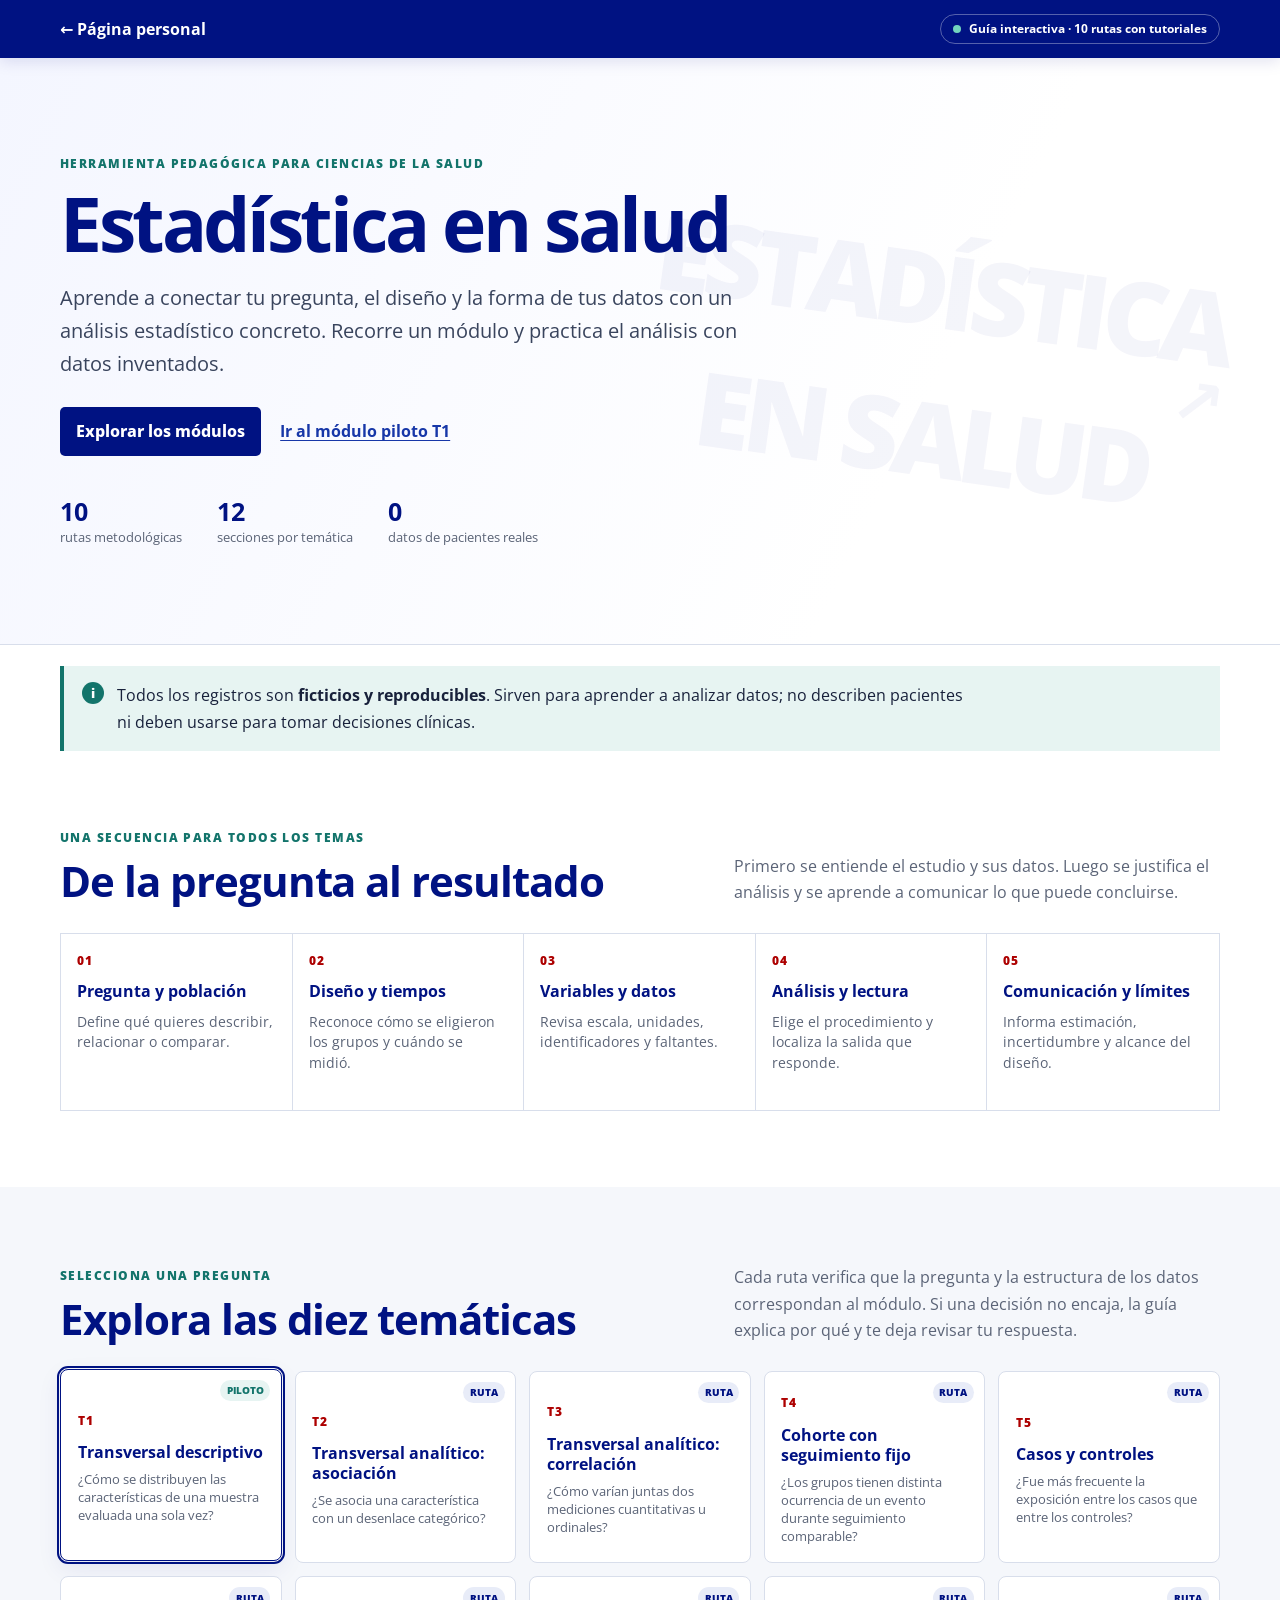
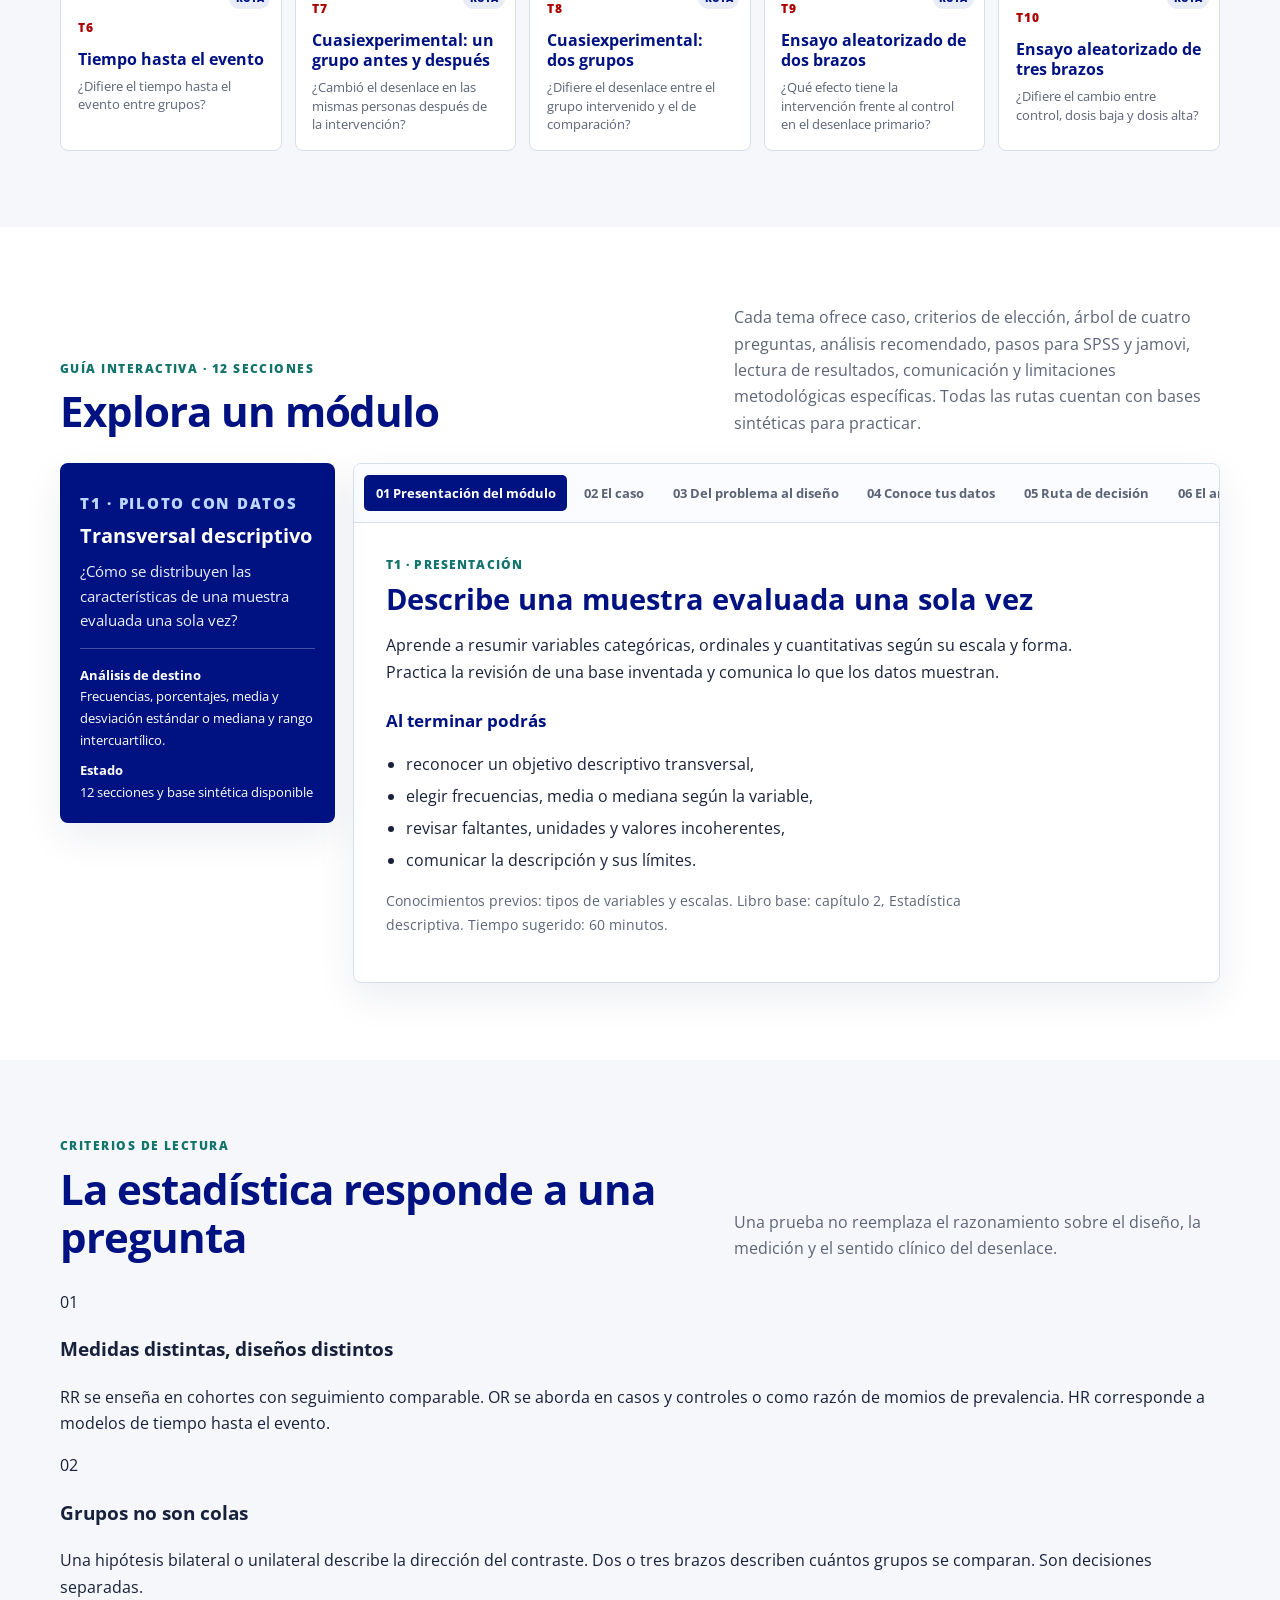
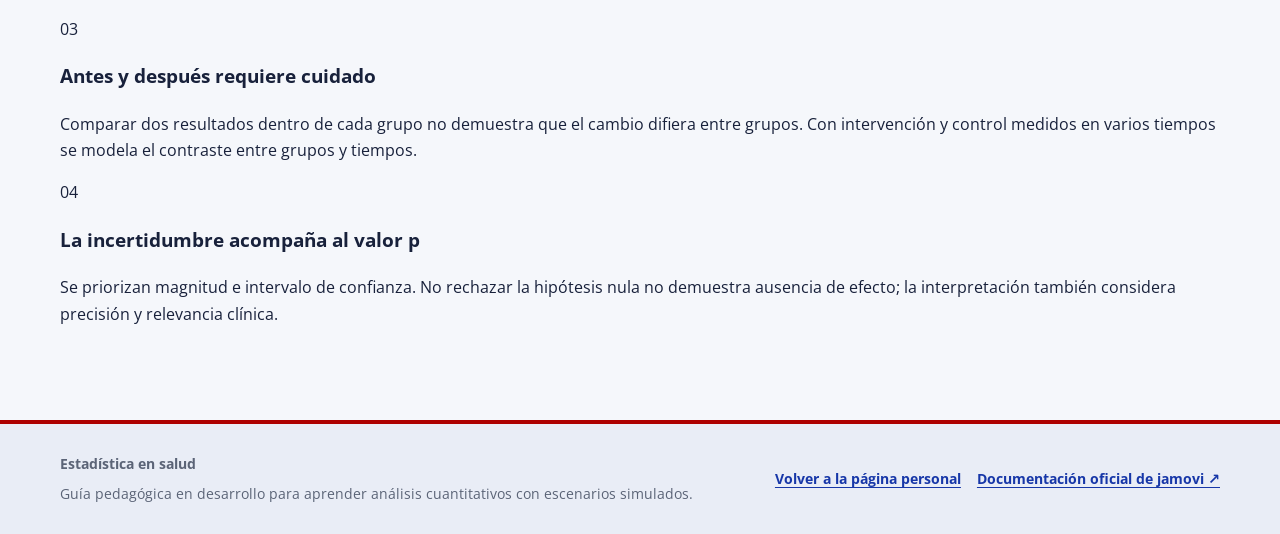
<file: estadistica/index.html>
﻿<!doctype html>
<html lang="es">
<head>
<meta charset="utf-8">
<meta name="viewport" content="width=device-width, initial-scale=1">
<meta name="description" content="Guía interactiva para decidir, ejecutar e interpretar análisis estadísticos en investigación cuantitativa en salud, con datos ficticios.">
<meta name="theme-color" content="#001282">
<title>Estadística en salud | Guía interactiva</title>
<link rel="stylesheet" href="styles.css">
</head>
<body>
<a class="skip-link" href="#contenido">Saltar al contenido</a>
<header class="site-header">
  <div class="header-inner">
    <a class="back-link" href="../index.html">← Página personal</a>
    <span class="status-tag"><span class="status-dot" aria-hidden="true"></span> Guía interactiva · 10 rutas con tutoriales</span>
  </div>
</header>
<main id="contenido">
  <section class="hero">
    <div class="hero-inner">
      <p class="eyebrow">Herramienta pedagógica para ciencias de la salud</p>
      <h1>Estadística en salud</h1>
      <p class="hero-lead">Aprende a conectar tu pregunta, el diseño y la forma de tus datos con un análisis estadístico concreto. Recorre un módulo y practica el análisis con datos inventados.</p>
      <div class="hero-actions">
        <a class="button button-primary" href="#modulos">Explorar los módulos</a>
        <a class="text-link" href="#piloto">Ir al módulo piloto T1</a>
      </div>
      <div class="hero-facts" aria-label="Características de la guía">
        <div><strong>10</strong><span>rutas metodológicas</span></div>
        <div><strong>12</strong><span>secciones por temática</span></div>
        <div><strong>0</strong><span>datos de pacientes reales</span></div>
      </div>
    </div>
    <div class="hero-mark" aria-hidden="true"><span>ESTADÍSTICA</span><b>↗</b><span>EN SALUD</span></div>
  </section>

  <section class="notice-bar wrap" aria-label="Nota sobre los datos"><span class="notice-icon" aria-hidden="true">i</span><p>Todos los registros son <b>ficticios y reproducibles</b>. Sirven para aprender a analizar datos; no describen pacientes ni deben usarse para tomar decisiones clínicas.</p></section>

  <section class="section wrap" id="recorrido">
    <div class="section-heading"><div><p class="eyebrow">Una secuencia para todos los temas</p><h2>De la pregunta al resultado</h2></div><p class="section-intro">Primero se entiende el estudio y sus datos. Luego se justifica el análisis y se aprende a comunicar lo que puede concluirse.</p></div>
    <ol class="learning-sequence">
      <li><span class="sequence-num">01</span><b>Pregunta y población</b><span>Define qué quieres describir, relacionar o comparar.</span></li>
      <li><span class="sequence-num">02</span><b>Diseño y tiempos</b><span>Reconoce cómo se eligieron los grupos y cuándo se midió.</span></li>
      <li><span class="sequence-num">03</span><b>Variables y datos</b><span>Revisa escala, unidades, identificadores y faltantes.</span></li>
      <li><span class="sequence-num">04</span><b>Análisis y lectura</b><span>Elige el procedimiento y localiza la salida que responde.</span></li>
      <li><span class="sequence-num">05</span><b>Comunicación y límites</b><span>Informa estimación, incertidumbre y alcance del diseño.</span></li>
    </ol>
  </section>

  <section class="section section-tinted" id="modulos">
    <div class="wrap">
      <div class="section-heading"><div><p class="eyebrow">Selecciona una pregunta</p><h2>Explora las diez temáticas</h2></div><p class="section-intro">Cada ruta verifica que la pregunta y la estructura de los datos correspondan al módulo. Si una decisión no encaja, la guía explica por qué y te deja revisar tu respuesta.</p></div>
      <div class="module-grid" id="moduleGrid" aria-label="Módulos estadísticos"></div>
    </div>
  </section>

  <section class="section wrap" id="piloto">
    <div class="section-heading"><div><p class="eyebrow">Guía interactiva · 12 secciones</p><h2>Explora un módulo</h2></div><p class="section-intro">Cada tema ofrece caso, criterios de elección, árbol de cuatro preguntas, análisis recomendado, pasos para SPSS y jamovi, lectura de resultados, comunicación y limitaciones metodológicas específicas. Todas las rutas cuentan con bases sintéticas para practicar.</p></div>
    <div class="workbench" id="workbench">
      <aside class="module-summary" id="moduleSummary" aria-live="polite"></aside>
      <div class="module-workspace">
        <div class="module-tabs" id="moduleTabs" role="tablist" aria-label="Secciones de la temática"></div>
        <article class="module-content" id="moduleContent" role="tabpanel" tabindex="0"></article>
      </div>
    </div>
  </section>

  <section class="section section-tinted" id="criterios">
    <div class="wrap">
      <div class="section-heading"><div><p class="eyebrow">Criterios de lectura</p><h2>La estadística responde a una pregunta</h2></div><p class="section-intro">Una prueba no reemplaza el razonamiento sobre el diseño, la medición y el sentido clínico del desenlace.</p></div>
      <div class="principle-grid">
        <article class="principle-card"><span class="principle-icon">01</span><h3>Medidas distintas, diseños distintos</h3><p>RR se enseña en cohortes con seguimiento comparable. OR se aborda en casos y controles o como razón de momios de prevalencia. HR corresponde a modelos de tiempo hasta el evento.</p></article>
        <article class="principle-card"><span class="principle-icon">02</span><h3>Grupos no son colas</h3><p>Una hipótesis bilateral o unilateral describe la dirección del contraste. Dos o tres brazos describen cuántos grupos se comparan. Son decisiones separadas.</p></article>
        <article class="principle-card"><span class="principle-icon">03</span><h3>Antes y después requiere cuidado</h3><p>Comparar dos resultados dentro de cada grupo no demuestra que el cambio difiera entre grupos. Con intervención y control medidos en varios tiempos se modela el contraste entre grupos y tiempos.</p></article>
        <article class="principle-card"><span class="principle-icon">04</span><h3>La incertidumbre acompaña al valor p</h3><p>Se priorizan magnitud e intervalo de confianza. No rechazar la hipótesis nula no demuestra ausencia de efecto; la interpretación también considera precisión y relevancia clínica.</p></article>
      </div>
    </div>
  </section>
</main>
<footer class="site-footer"><div class="wrap footer-inner"><div><b>Estadística en salud</b><p>Guía pedagógica en desarrollo para aprender análisis cuantitativos con escenarios simulados.</p></div><div class="footer-links"><a href="../index.html">Volver a la página personal</a><a href="https://docs.jamovi.org/analyses/jg_overview.html" target="_blank" rel="noopener">Documentación oficial de jamovi ↗</a></div></div></footer>
<script src="app.js" defer></script>
</body>
</html>
</file>
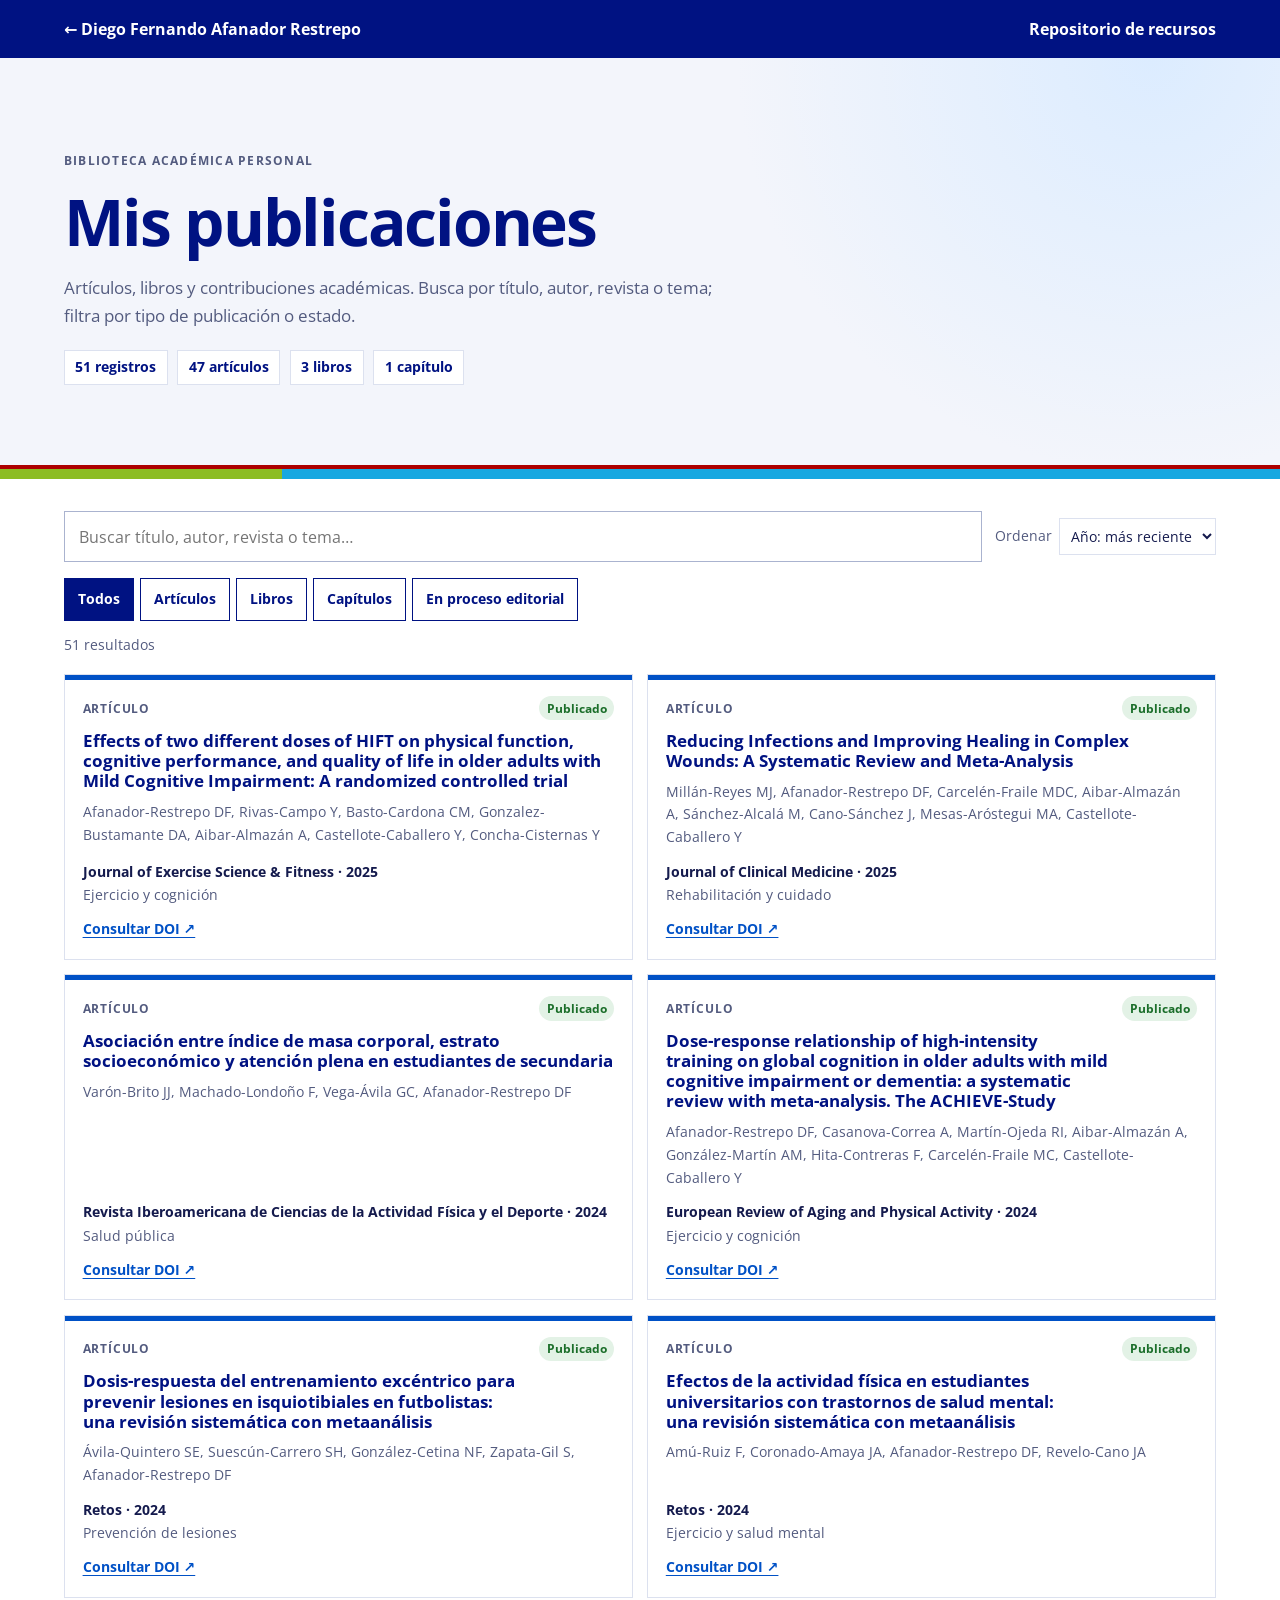
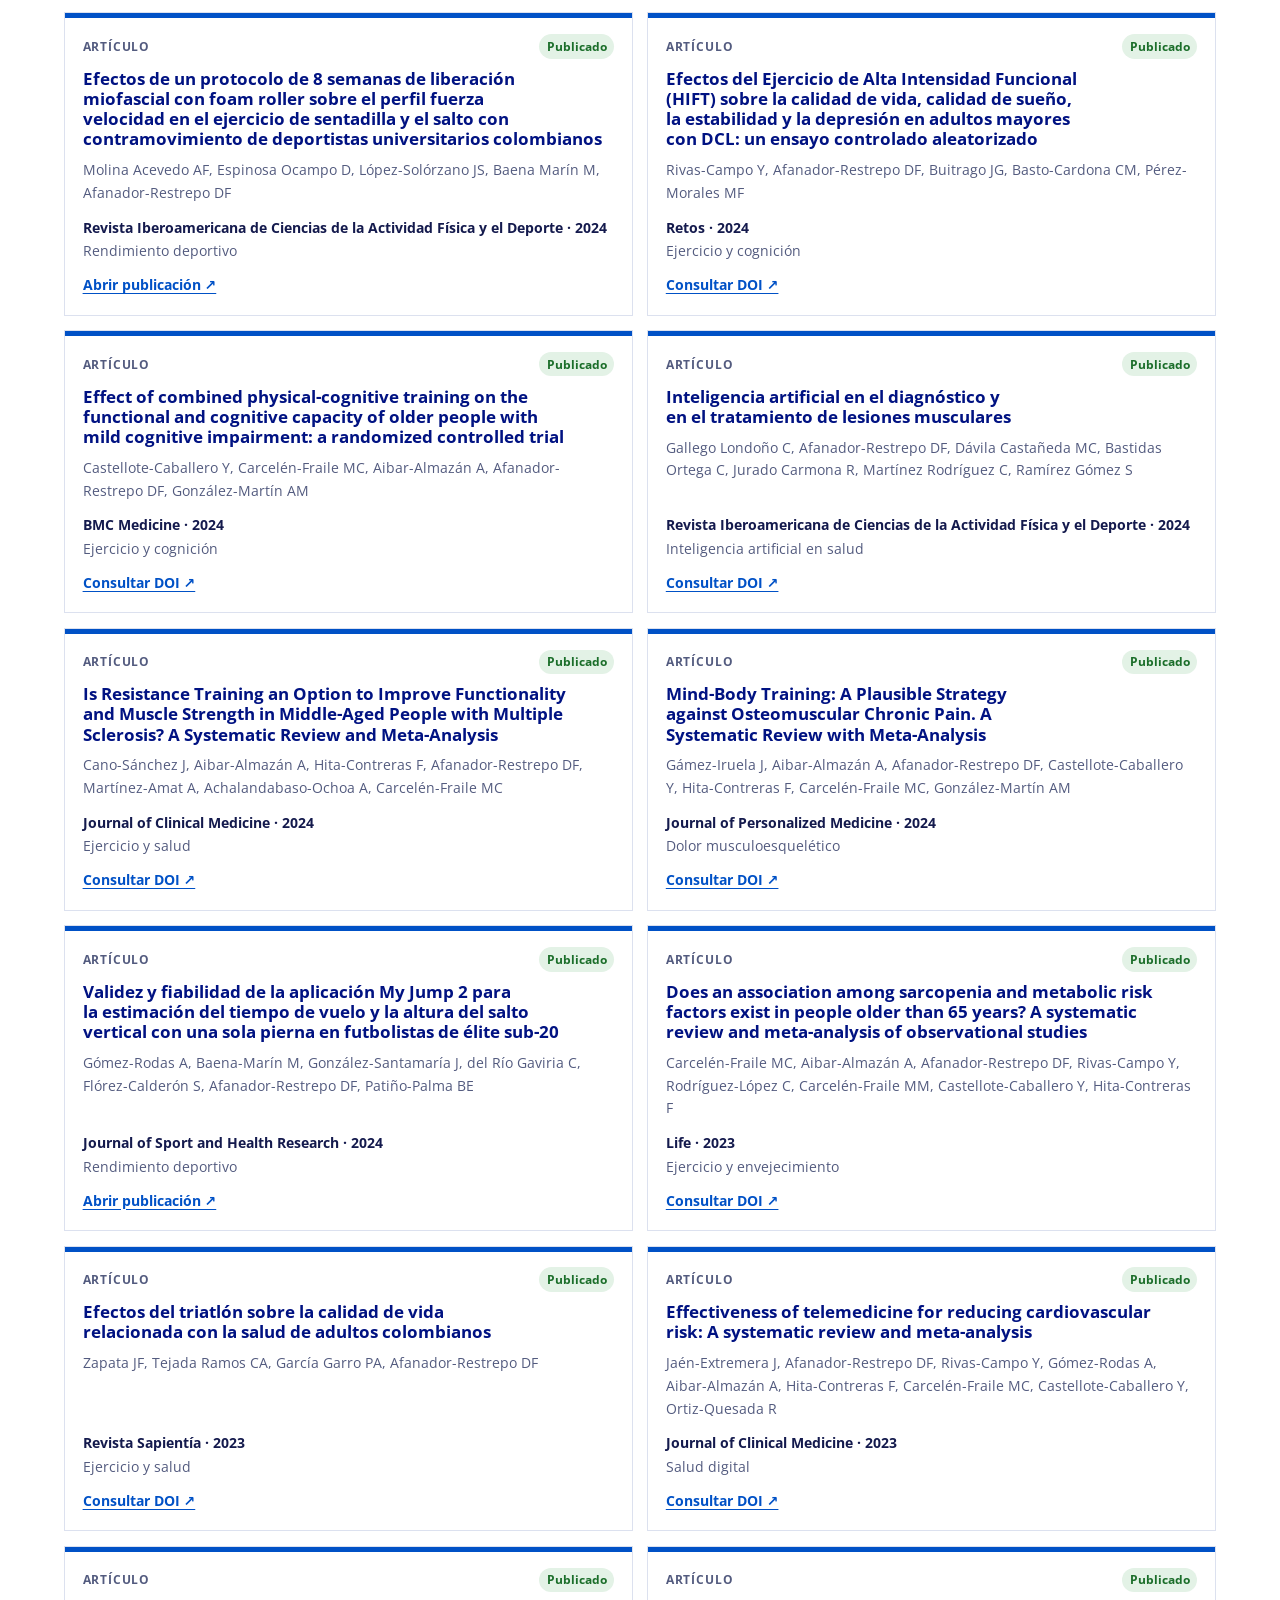
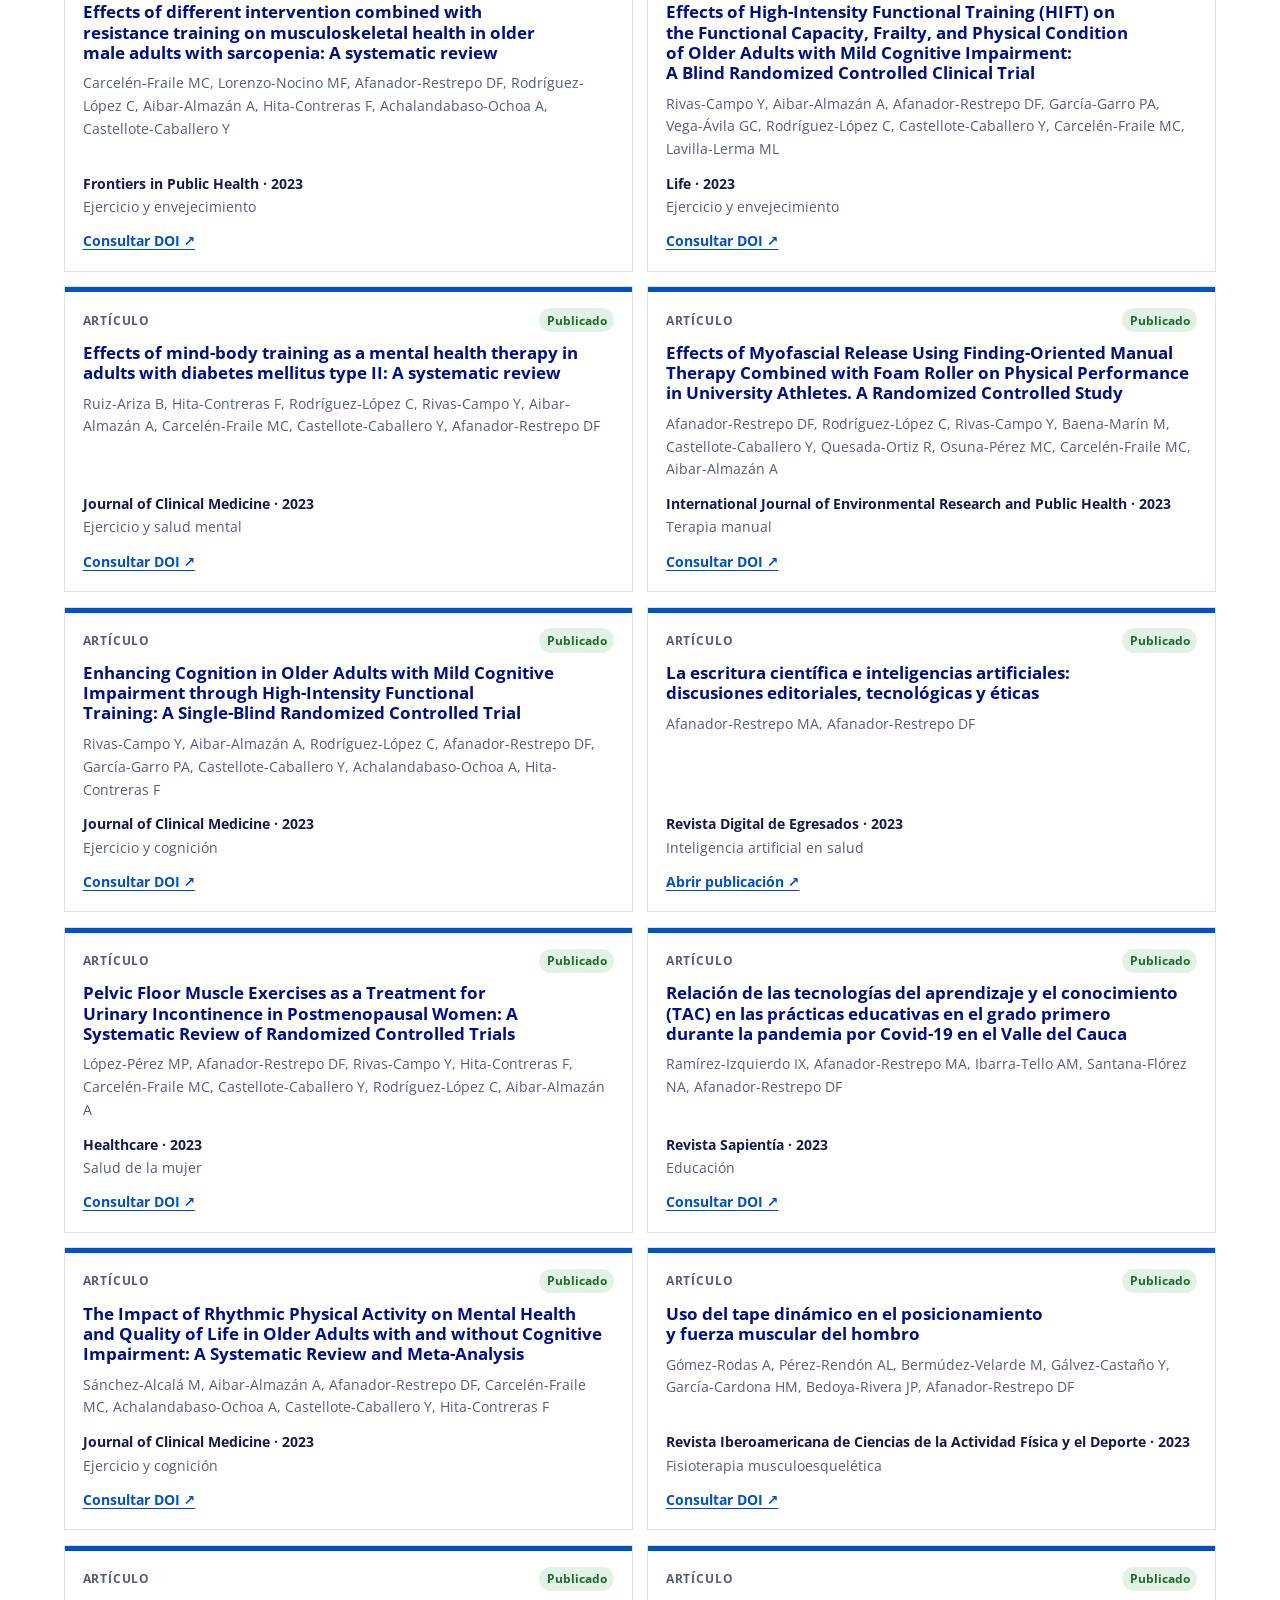
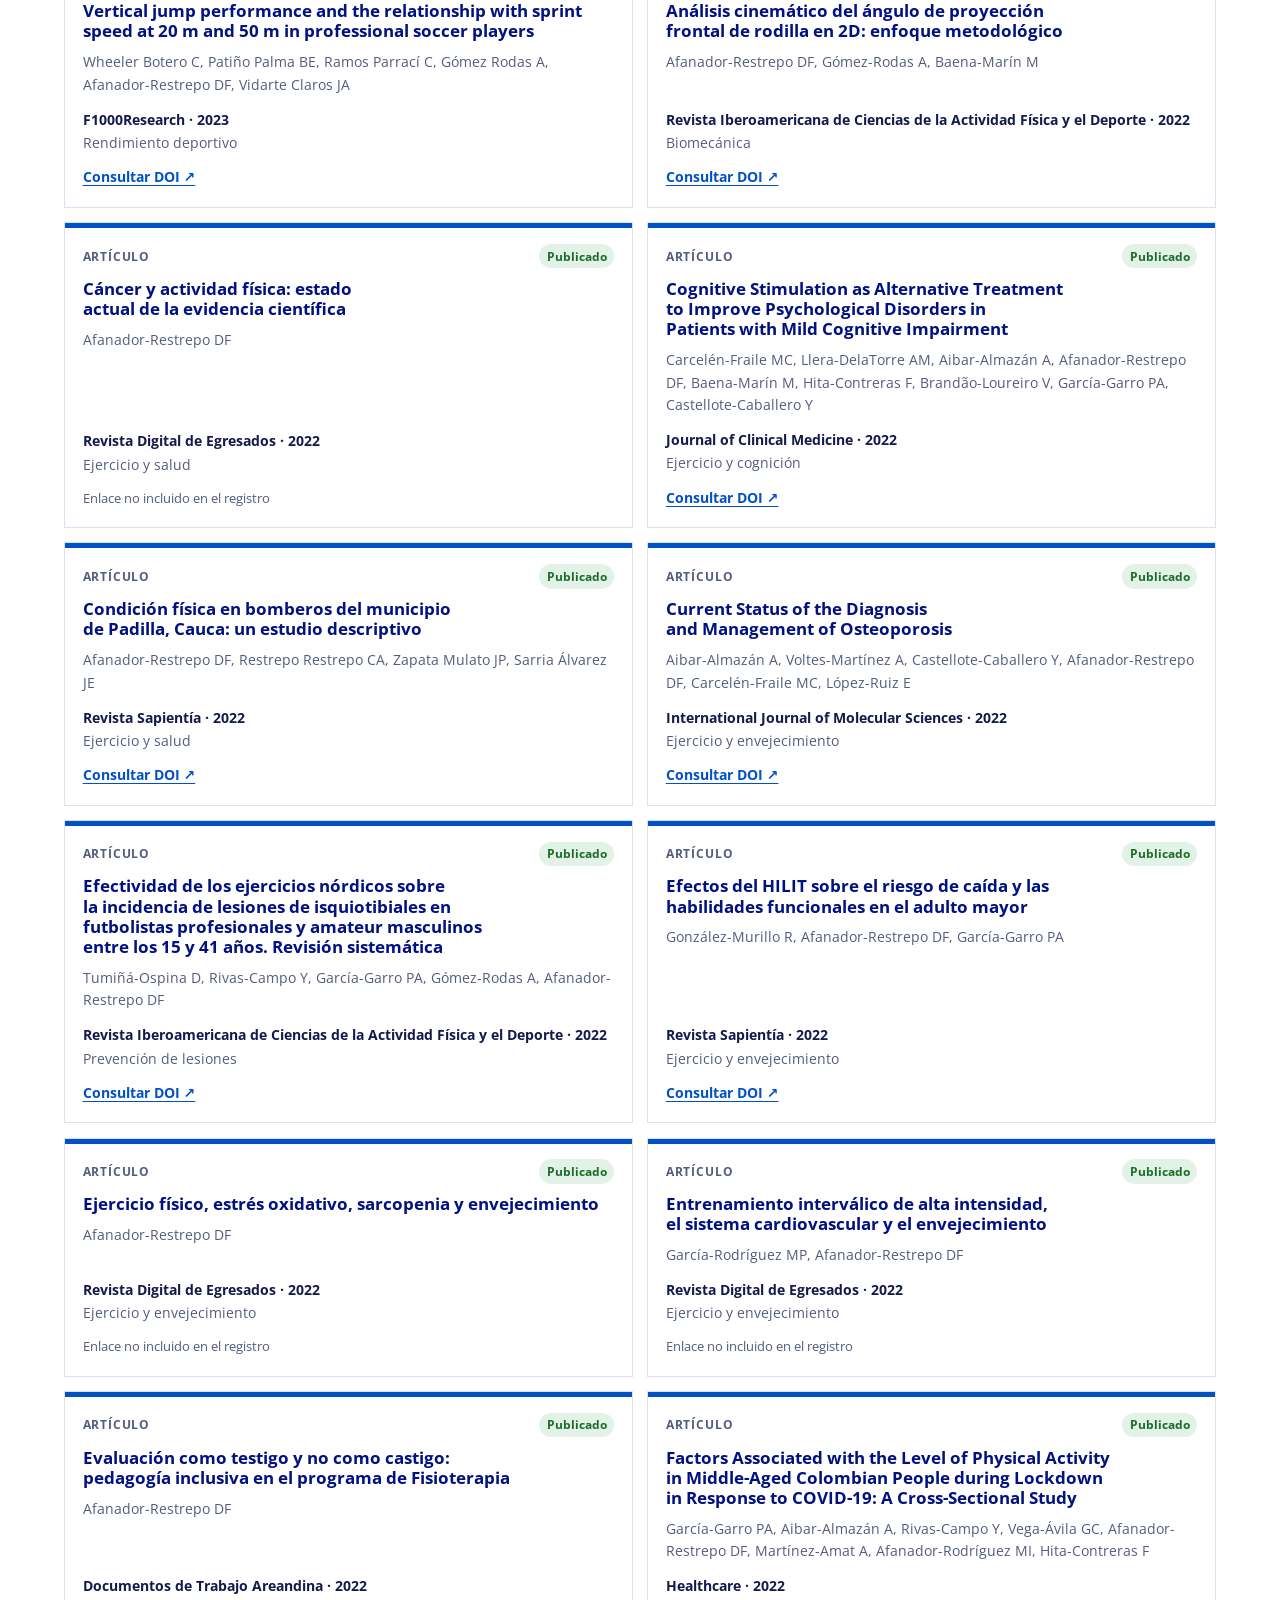
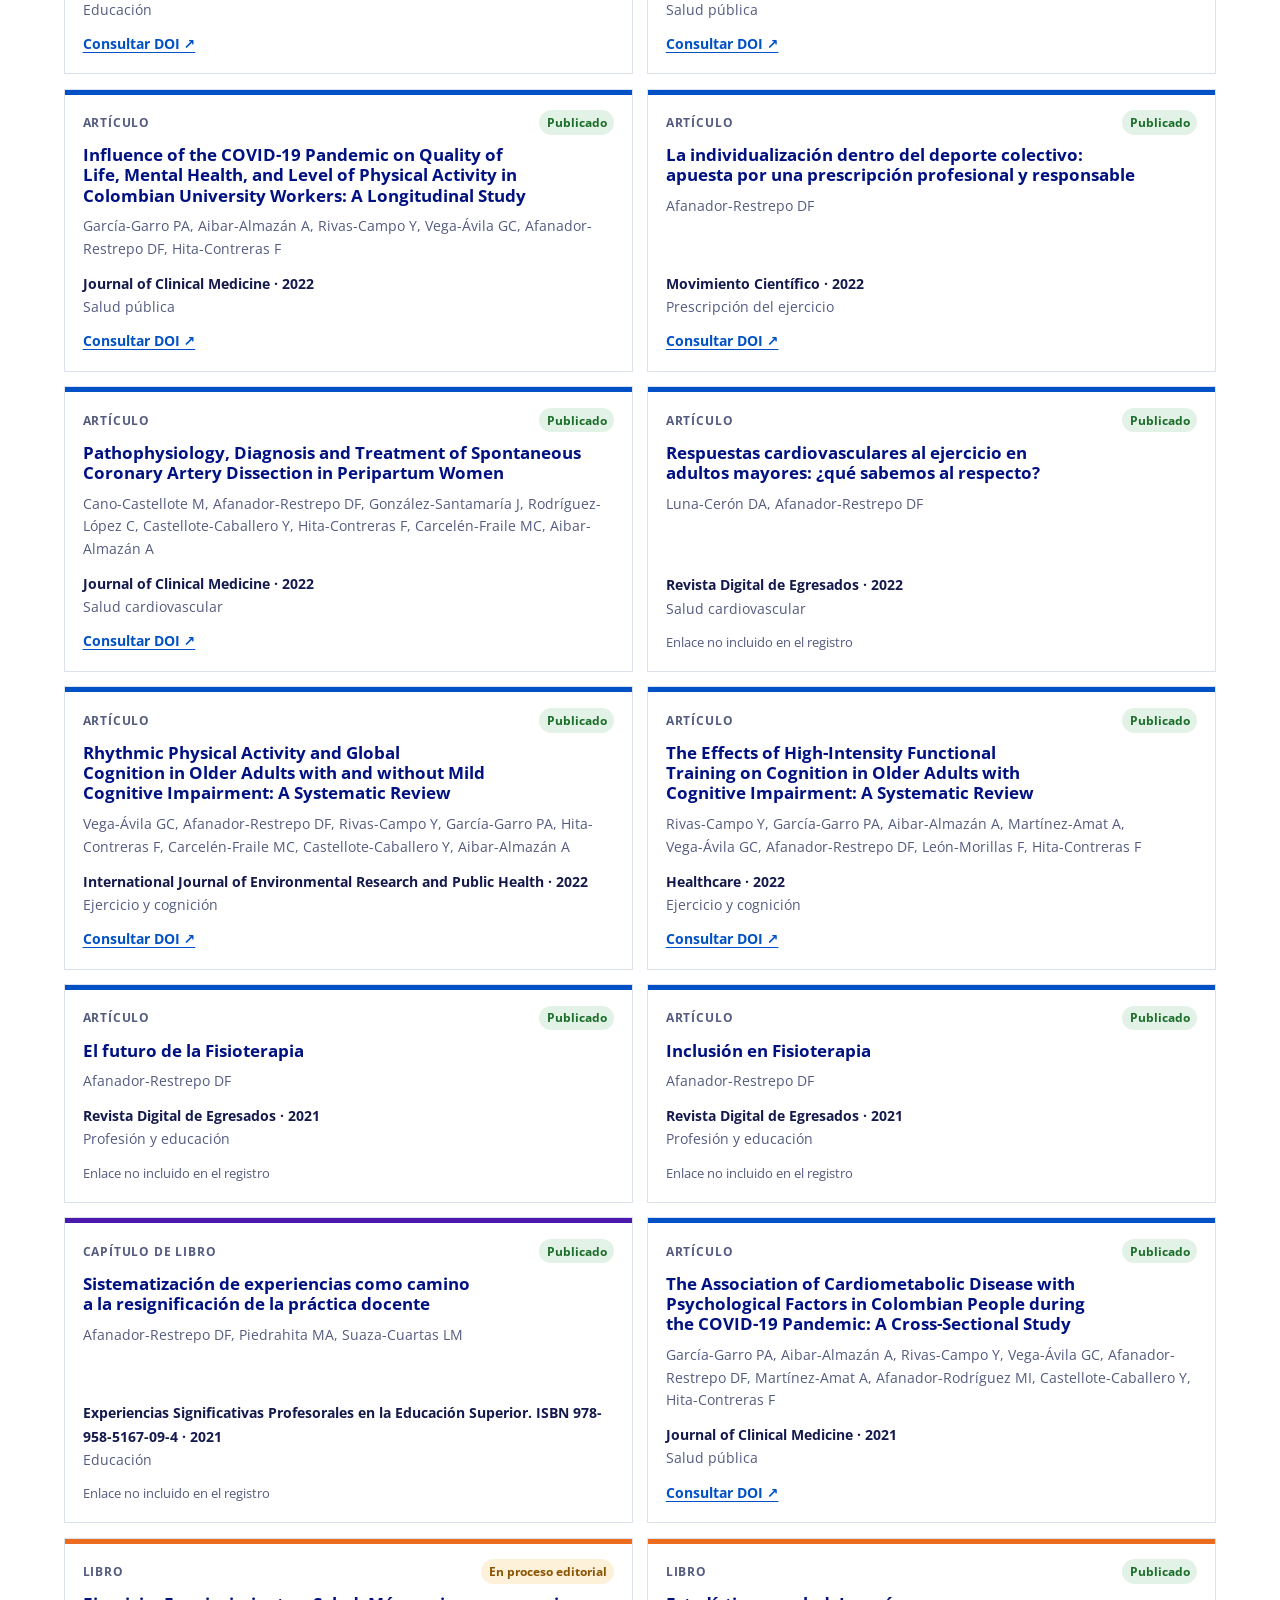
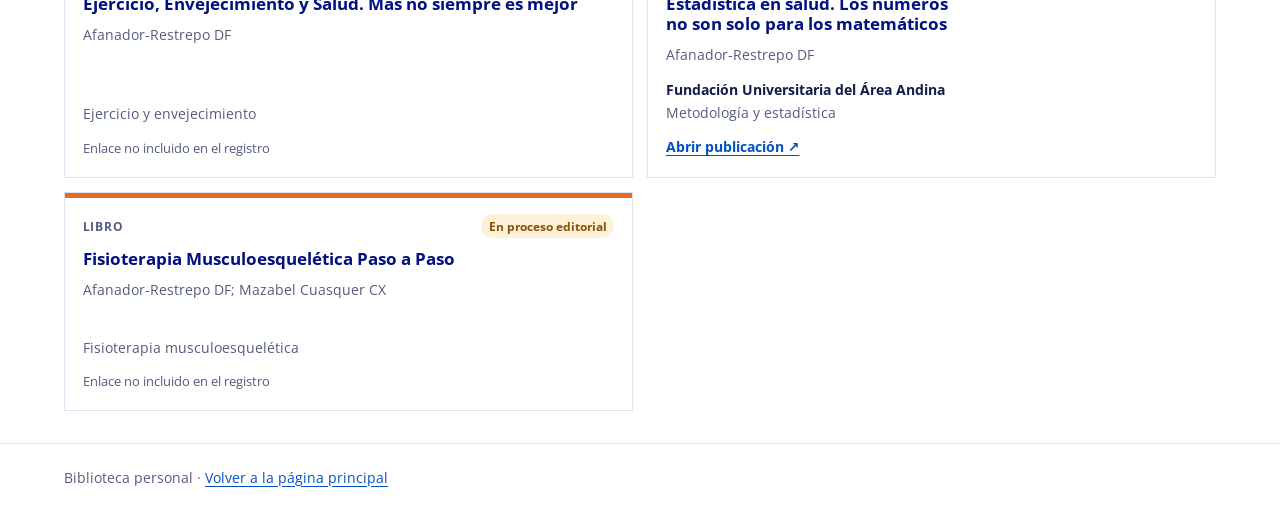
<file: publicaciones/index.html>
<!doctype html>
<html lang="es">
<head>
<meta charset="utf-8"><meta name="viewport" content="width=device-width,initial-scale=1">
<meta name="description" content="Biblioteca de publicaciones, artículos y libros de Diego Fernando Afanador Restrepo.">
<title>Mis publicaciones | Diego Fernando Afanador Restrepo</title>
<link rel="preconnect" href="https://fonts.googleapis.com"><link rel="preconnect" href="https://fonts.gstatic.com" crossorigin><link href="https://fonts.googleapis.com/css2?family=Open+Sans:wght@400;500;600;700;800&display=swap" rel="stylesheet">
<style>
:root{--blue:#001282;--red:#ad0000;--ink:#141a4d;--muted:#535b7f;--paper:#f3f5fb;--line:#dce1ef;--cyan:#16a8e1;--green:#249337;--orange:#ec6c1f;--max:72rem}*{box-sizing:border-box}body{margin:0;color:var(--ink);font:16px/1.65 'Open Sans',system-ui,sans-serif}a{color:#0051c6;text-underline-offset:3px}a:focus-visible,button:focus-visible,input:focus-visible{outline:3px solid var(--cyan);outline-offset:3px}.wrap{width:min(var(--max),100% - 2rem);margin:auto}.top{background:var(--blue);color:#fff}.top .wrap{display:flex;justify-content:space-between;align-items:center;padding:1rem 0}.top a{color:white;text-decoration:none;font-weight:700}.hero{background:radial-gradient(circle at 90% 0%,#dcecff,transparent 34%),var(--paper);padding:clamp(2.5rem,7vw,5rem) 0;border-bottom:4px solid var(--red)}.eyebrow{font-size:.78rem;letter-spacing:.1em;text-transform:uppercase;font-weight:700;color:var(--muted)}h1,h2,h3{color:var(--blue);line-height:1.2;text-wrap:balance}h1{font-size:clamp(2.4rem,6vw,4rem);margin:.4rem 0 .8rem;letter-spacing:-.035em}.lead{max-width:68ch;color:var(--muted);font-size:1.08rem;margin:0}.stats{display:flex;gap:.6rem;flex-wrap:wrap;margin-top:1.2rem}.stats span{background:#fff;border:1px solid var(--line);padding:.35rem .65rem;font-size:.85rem;font-weight:700;color:var(--blue)}main{padding:2rem 0}.controls{display:grid;grid-template-columns:1fr auto;gap:.8rem;align-items:center;margin-bottom:1rem}.search{font:inherit;padding:.7rem .9rem;border:1px solid #aab3cf;background:#fff;color:var(--ink);width:100%}.filters{display:flex;gap:.4rem;flex-wrap:wrap}.filter{font:inherit;font-size:.87rem;font-weight:700;padding:.55rem .8rem;border:1.5px solid var(--blue);background:#fff;color:var(--blue);cursor:pointer}.filter[aria-pressed=true]{background:var(--blue);color:white}.sort{display:flex;align-items:center;gap:.4rem;color:var(--muted);font-size:.85rem}.sort select{font:inherit;padding:.45rem;border:1px solid var(--line);color:var(--ink);background:#fff}.result{font-size:.88rem;color:var(--muted);margin:.8rem 0 1.1rem}.grid{display:grid;grid-template-columns:repeat(2,minmax(0,1fr));gap:.9rem}.item{border:1px solid var(--line);background:#fff;display:flex;flex-direction:column;padding:1.1rem;min-width:0;position:relative}.item:before{content:"";height:5px;background:var(--c,#0051c6);position:absolute;inset:0 0 auto}.meta{display:flex;justify-content:space-between;gap:.5rem;align-items:center;margin-top:.2rem}.kind,.status{font-size:.73rem;font-weight:700;letter-spacing:.07em;text-transform:uppercase;color:var(--muted)}.status{letter-spacing:0;text-transform:none;padding:.16rem .48rem;border-radius:99px;background:#e3f2e6;color:#1b6e2a}.status.process{background:#fdf1da;color:#8a5300}.item h2{font-size:1.05rem;margin:.65rem 0 .5rem;overflow-wrap:anywhere}.authors{font-size:.86rem;color:var(--muted);margin:.1rem 0 .7rem}.source{font-size:.88rem;margin:auto 0 0;color:var(--ink)}.source span{color:var(--muted)}.link{display:inline-block;margin-top:.75rem;font-size:.87rem;font-weight:700}.nolink{display:inline-block;margin-top:.75rem;font-size:.82rem;color:var(--muted)}.empty{padding:2rem;text-align:center;background:var(--paper);color:var(--muted);grid-column:1/-1}.notice{margin:1.5rem 0;padding:1rem 1.2rem;border-left:4px solid var(--orange);background:#fff5e4;color:var(--ink)}footer{border-top:1px solid var(--line);padding:1.4rem 0;color:var(--muted);font-size:.85rem}.band{display:grid;grid-template-columns:22% 1fr;height:10px}.band i:first-child{background:#8cbd22}.band i:last-child{background:#16a8e1}@media(max-width:760px){.controls{grid-template-columns:1fr}.grid{grid-template-columns:1fr}.top .wrap{align-items:flex-start}}
</style>
</head>
<body>
<header class="top"><div class="wrap"><a href="../index.html">← Diego Fernando Afanador Restrepo</a><a href="../index.html#repositorio">Repositorio de recursos</a></div></header>
<div class="hero"><div class="wrap"><p class="eyebrow">Biblioteca académica personal</p><h1>Mis publicaciones</h1><p class="lead">Artículos, libros y contribuciones académicas. Busca por título, autor, revista o tema; filtra por tipo de publicación o estado.</p><div class="stats" id="stats" aria-label="Número de publicaciones"></div></div></div><div class="band" aria-hidden="true"><i></i><i></i></div>
<main class="wrap"><div class="controls"><label><span style="position:absolute;left:-9999px">Buscar publicaciones</span><input id="query" class="search" type="search" placeholder="Buscar título, autor, revista o tema…"></label><label class="sort">Ordenar
<select id="sort"><option value="newest">Año: más reciente</option><option value="oldest">Año: más antiguo</option><option value="title">Título: A–Z</option></select></label></div><div class="filters" role="group" aria-label="Filtrar por tipo"><button class="filter" data-type="todos" aria-pressed="true">Todos</button><button class="filter" data-type="articulo" aria-pressed="false">Artículos</button><button class="filter" data-type="libro" aria-pressed="false">Libros</button><button class="filter" data-type="capitulo" aria-pressed="false">Capítulos</button><button class="filter" data-type="proceso" aria-pressed="false">En proceso editorial</button></div><p id="result" class="result" aria-live="polite"></p><div id="library" class="grid"></div></main>
<footer><div class="wrap">Biblioteca personal · <a href="../index.html">Volver a la página principal</a></div></footer>
<script id="publications-data" type="application/json">[{"id":"PUB-01","tipo":"libro","titulo":"Estadística en salud. Los números no son solo para los matemáticos","autores":"Afanador-Restrepo DF","fuente":"Fundación Universitaria del Área Andina","anio":"","doi":"","url":"https://digitk.areandina.edu.co/handle/areandina/5913","estado":"Publicado","resumen":"Una introducción a la estadística pensada para profesionales de la salud sin formación matemática previa.","area":"Metodología y estadística"},{"id":"PUB-02","tipo":"libro","titulo":"Fisioterapia Musculoesquelética Paso a Paso","autores":"Afanador-Restrepo DF; Mazabel Cuasquer CX","fuente":"","anio":"","doi":"","url":"","estado":"En proceso editorial","resumen":"Recorre el proceso de atención bajo el modelo de la APTA y el lenguaje de la CIF, desde el razonamiento clínico hasta la reevaluación.","area":"Fisioterapia musculoesquelética"},{"id":"PUB-03","tipo":"libro","titulo":"Ejercicio, Envejecimiento y Salud. Más no siempre es mejor","autores":"Afanador-Restrepo DF","fuente":"","anio":"","doi":"","url":"","estado":"En proceso editorial","resumen":"Sobre la dosis del ejercicio en la persona mayor y por qué aumentarla no siempre mejora el resultado.","area":"Ejercicio y envejecimiento"},{"id":"PUB-04","tipo":"articulo","titulo":"Effects of two different doses of HIFT on physical function, cognitive performance, and quality of life in older adults with Mild Cognitive Impairment: A randomized controlled trial","autores":"Afanador-Restrepo DF, Rivas-Campo Y, Basto-Cardona CM, Gonzalez-Bustamante DA, Aibar-Almazán A, Castellote-Caballero Y, Concha-Cisternas Y","fuente":"Journal of Exercise Science & Fitness","anio":"2025","doi":"10.1016/j.jesf.2025.10.004","url":"","estado":"Publicado","resumen":"","area":"Ejercicio y cognición"},{"id":"PUB-05","tipo":"articulo","titulo":"Reducing Infections and Improving Healing in Complex Wounds: A Systematic Review and Meta-Analysis","autores":"Millán-Reyes MJ, Afanador-Restrepo DF, Carcelén-Fraile MDC, Aibar-Almazán A, Sánchez-Alcalá M, Cano-Sánchez J, Mesas-Aróstegui MA, Castellote-Caballero Y","fuente":"Journal of Clinical Medicine","anio":"2025","doi":"10.3390/jcm14093237","url":"","estado":"Publicado","resumen":"","area":"Rehabilitación y cuidado"},{"id":"PUB-06","tipo":"articulo","titulo":"Effect of combined physical-cognitive training on the functional and cognitive capacity of older people with mild cognitive impairment: a randomized controlled trial","autores":"Castellote-Caballero Y, Carcelén-Fraile MC, Aibar-Almazán A, Afanador-Restrepo DF, González-Martín AM","fuente":"BMC Medicine","anio":"2024","doi":"10.1186/s12916-024-03469-x","url":"","estado":"Publicado","resumen":"","area":"Ejercicio y cognición"},{"id":"PUB-07","tipo":"articulo","titulo":"Is Resistance Training an Option to Improve Functionality and Muscle Strength in Middle-Aged People with Multiple Sclerosis? A Systematic Review and Meta-Analysis","autores":"Cano-Sánchez J, Aibar-Almazán A, Hita-Contreras F, Afanador-Restrepo DF, Martínez-Amat A, Achalandabaso-Ochoa A, Carcelén-Fraile MC","fuente":"Journal of Clinical Medicine","anio":"2024","doi":"10.3390/jcm13051378","url":"","estado":"Publicado","resumen":"","area":"Ejercicio y salud"},{"id":"PUB-08","tipo":"articulo","titulo":"Dose-response relationship of high-intensity training on global cognition in older adults with mild cognitive impairment or dementia: a systematic review with meta-analysis. The ACHIEVE-Study","autores":"Afanador-Restrepo DF, Casanova-Correa A, Martín-Ojeda RI, Aibar-Almazán A, González-Martín AM, Hita-Contreras F, Carcelén-Fraile MC, Castellote-Caballero Y","fuente":"European Review of Aging and Physical Activity","anio":"2024","doi":"10.1186/s11556-024-00358-3","url":"","estado":"Publicado","resumen":"","area":"Ejercicio y cognición"},{"id":"PUB-09","tipo":"articulo","titulo":"Mind-Body Training: A Plausible Strategy against Osteomuscular Chronic Pain. A Systematic Review with Meta-Analysis","autores":"Gámez-Iruela J, Aibar-Almazán A, Afanador-Restrepo DF, Castellote-Caballero Y, Hita-Contreras F, Carcelén-Fraile MC, González-Martín AM","fuente":"Journal of Personalized Medicine","anio":"2024","doi":"10.3390/jpm14020200","url":"","estado":"Publicado","resumen":"","area":"Dolor musculoesquelético"},{"id":"PUB-10","tipo":"articulo","titulo":"Efectos del Ejercicio de Alta Intensidad Funcional (HIFT) sobre la calidad de vida, calidad de sueño, la estabilidad y la depresión en adultos mayores con DCL: un ensayo controlado aleatorizado","autores":"Rivas-Campo Y, Afanador-Restrepo DF, Buitrago JG, Basto-Cardona CM, Pérez-Morales MF","fuente":"Retos","anio":"2024","doi":"10.47197/retos.v61.109751","url":"","estado":"Publicado","resumen":"","area":"Ejercicio y cognición"},{"id":"PUB-11","tipo":"articulo","titulo":"Validez y fiabilidad de la aplicación My Jump 2 para la estimación del tiempo de vuelo y la altura del salto vertical con una sola pierna en futbolistas de élite sub-20","autores":"Gómez-Rodas A, Baena-Marín M, González-Santamaría J, del Río Gaviria C, Flórez-Calderón S, Afanador-Restrepo DF, Patiño-Palma BE","fuente":"Journal of Sport and Health Research","anio":"2024","doi":"","url":"https://recyt.fecyt.es/index.php/JSHR/article/view/97670","estado":"Publicado","resumen":"","area":"Rendimiento deportivo"},{"id":"PUB-12","tipo":"articulo","titulo":"Efectos de la actividad física en estudiantes universitarios con trastornos de salud mental: una revisión sistemática con metaanálisis","autores":"Amú-Ruiz F, Coronado-Amaya JA, Afanador-Restrepo DF, Revelo-Cano JA","fuente":"Retos","anio":"2024","doi":"10.47197/retos.v59.108367","url":"","estado":"Publicado","resumen":"","area":"Ejercicio y salud mental"},{"id":"PUB-13","tipo":"articulo","titulo":"Dosis-respuesta del entrenamiento excéntrico para prevenir lesiones en isquiotibiales en futbolistas: una revisión sistemática con metaanálisis","autores":"Ávila-Quintero SE, Suescún-Carrero SH, González-Cetina NF, Zapata-Gil S, Afanador-Restrepo DF","fuente":"Retos","anio":"2024","doi":"10.47197/retos.v57.104960","url":"","estado":"Publicado","resumen":"","area":"Prevención de lesiones"},{"id":"PUB-14","tipo":"articulo","titulo":"Efectos de un protocolo de 8 semanas de liberación miofascial con foam roller sobre el perfil fuerza velocidad en el ejercicio de sentadilla y el salto con contramovimiento de deportistas universitarios colombianos","autores":"Molina Acevedo AF, Espinosa Ocampo D, López-Solórzano JS, Baena Marín M, Afanador-Restrepo DF","fuente":"Revista Iberoamericana de Ciencias de la Actividad Física y el Deporte","anio":"2024","doi":"","url":"https://revistas.uma.es/index.php/riccafd/article/view/17897","estado":"Publicado","resumen":"","area":"Rendimiento deportivo"},{"id":"PUB-15","tipo":"articulo","titulo":"Asociación entre índice de masa corporal, estrato socioeconómico y atención plena en estudiantes de secundaria","autores":"Varón-Brito JJ, Machado-Londoño F, Vega-Ávila GC, Afanador-Restrepo DF","fuente":"Revista Iberoamericana de Ciencias de la Actividad Física y el Deporte","anio":"2024","doi":"10.24310/riccafd.13.3.2024.19730","url":"","estado":"Publicado","resumen":"","area":"Salud pública"},{"id":"PUB-16","tipo":"articulo","titulo":"Inteligencia artificial en el diagnóstico y en el tratamiento de lesiones musculares","autores":"Gallego Londoño C, Afanador-Restrepo DF, Dávila Castañeda MC, Bastidas Ortega C, Jurado Carmona R, Martínez Rodríguez C, Ramírez Gómez S","fuente":"Revista Iberoamericana de Ciencias de la Actividad Física y el Deporte","anio":"2024","doi":"10.24310/riccafd.13.3.2024.20429","url":"","estado":"Publicado","resumen":"","area":"Inteligencia artificial en salud"},{"id":"PUB-17","tipo":"articulo","titulo":"Effects of different intervention combined with resistance training on musculoskeletal health in older male adults with sarcopenia: A systematic review","autores":"Carcelén-Fraile MC, Lorenzo-Nocino MF, Afanador-Restrepo DF, Rodríguez-López C, Aibar-Almazán A, Hita-Contreras F, Achalandabaso-Ochoa A, Castellote-Caballero Y","fuente":"Frontiers in Public Health","anio":"2023","doi":"10.3389/fpubh.2022.1037464","url":"","estado":"Publicado","resumen":"","area":"Ejercicio y envejecimiento"},{"id":"PUB-18","tipo":"articulo","titulo":"Effects of Myofascial Release Using Finding-Oriented Manual Therapy Combined with Foam Roller on Physical Performance in University Athletes. A Randomized Controlled Study","autores":"Afanador-Restrepo DF, Rodríguez-López C, Rivas-Campo Y, Baena-Marín M, Castellote-Caballero Y, Quesada-Ortiz R, Osuna-Pérez MC, Carcelén-Fraile MC, Aibar-Almazán A","fuente":"International Journal of Environmental Research and Public Health","anio":"2023","doi":"10.3390/ijerph20021364","url":"","estado":"Publicado","resumen":"","area":"Terapia manual"},{"id":"PUB-19","tipo":"articulo","titulo":"Effectiveness of telemedicine for reducing cardiovascular risk: A systematic review and meta-analysis","autores":"Jaén-Extremera J, Afanador-Restrepo DF, Rivas-Campo Y, Gómez-Rodas A, Aibar-Almazán A, Hita-Contreras F, Carcelén-Fraile MC, Castellote-Caballero Y, Ortiz-Quesada R","fuente":"Journal of Clinical Medicine","anio":"2023","doi":"10.3390/jcm12030841","url":"","estado":"Publicado","resumen":"","area":"Salud digital"},{"id":"PUB-20","tipo":"articulo","titulo":"Effects of mind-body training as a mental health therapy in adults with diabetes mellitus type II: A systematic review","autores":"Ruiz-Ariza B, Hita-Contreras F, Rodríguez-López C, Rivas-Campo Y, Aibar-Almazán A, Carcelén-Fraile MC, Castellote-Caballero Y, Afanador-Restrepo DF","fuente":"Journal of Clinical Medicine","anio":"2023","doi":"10.3390/jcm12030853","url":"","estado":"Publicado","resumen":"","area":"Ejercicio y salud mental"},{"id":"PUB-21","tipo":"articulo","titulo":"Enhancing Cognition in Older Adults with Mild Cognitive Impairment through High-Intensity Functional Training: A Single-Blind Randomized Controlled Trial","autores":"Rivas-Campo Y, Aibar-Almazán A, Rodríguez-López C, Afanador-Restrepo DF, García-Garro PA, Castellote-Caballero Y, Achalandabaso-Ochoa A, Hita-Contreras F","fuente":"Journal of Clinical Medicine","anio":"2023","doi":"10.3390/jcm12124049","url":"","estado":"Publicado","resumen":"","area":"Ejercicio y cognición"},{"id":"PUB-22","tipo":"articulo","titulo":"Vertical jump performance and the relationship with sprint speed at 20 m and 50 m in professional soccer players","autores":"Wheeler Botero C, Patiño Palma BE, Ramos Parrací C, Gómez Rodas A, Afanador-Restrepo DF, Vidarte Claros JA","fuente":"F1000Research","anio":"2023","doi":"10.12688/f1000research.131225.1","url":"","estado":"Publicado","resumen":"","area":"Rendimiento deportivo"},{"id":"PUB-23","tipo":"articulo","titulo":"The Impact of Rhythmic Physical Activity on Mental Health and Quality of Life in Older Adults with and without Cognitive Impairment: A Systematic Review and Meta-Analysis","autores":"Sánchez-Alcalá M, Aibar-Almazán A, Afanador-Restrepo DF, Carcelén-Fraile MC, Achalandabaso-Ochoa A, Castellote-Caballero Y, Hita-Contreras F","fuente":"Journal of Clinical Medicine","anio":"2023","doi":"10.3390/jcm12227084","url":"","estado":"Publicado","resumen":"","area":"Ejercicio y cognición"},{"id":"PUB-24","tipo":"articulo","titulo":"Pelvic Floor Muscle Exercises as a Treatment for Urinary Incontinence in Postmenopausal Women: A Systematic Review of Randomized Controlled Trials","autores":"López-Pérez MP, Afanador-Restrepo DF, Rivas-Campo Y, Hita-Contreras F, Carcelén-Fraile MC, Castellote-Caballero Y, Rodríguez-López C, Aibar-Almazán A","fuente":"Healthcare","anio":"2023","doi":"10.3390/healthcare11020216","url":"","estado":"Publicado","resumen":"","area":"Salud de la mujer"},{"id":"PUB-25","tipo":"articulo","titulo":"Does an association among sarcopenia and metabolic risk factors exist in people older than 65 years? A systematic review and meta-analysis of observational studies","autores":"Carcelén-Fraile MC, Aibar-Almazán A, Afanador-Restrepo DF, Rivas-Campo Y, Rodríguez-López C, Carcelén-Fraile MM, Castellote-Caballero Y, Hita-Contreras F","fuente":"Life","anio":"2023","doi":"10.3390/life13030648","url":"","estado":"Publicado","resumen":"","area":"Ejercicio y envejecimiento"},{"id":"PUB-26","tipo":"articulo","titulo":"Effects of High-Intensity Functional Training (HIFT) on the Functional Capacity, Frailty, and Physical Condition of Older Adults with Mild Cognitive Impairment: A Blind Randomized Controlled Clinical Trial","autores":"Rivas-Campo Y, Aibar-Almazán A, Afanador-Restrepo DF, García-Garro PA, Vega-Ávila GC, Rodríguez-López C, Castellote-Caballero Y, Carcelén-Fraile MC, Lavilla-Lerma ML","fuente":"Life","anio":"2023","doi":"10.3390/life13051224","url":"","estado":"Publicado","resumen":"","area":"Ejercicio y envejecimiento"},{"id":"PUB-27","tipo":"articulo","titulo":"Uso del tape dinámico en el posicionamiento y fuerza muscular del hombro","autores":"Gómez-Rodas A, Pérez-Rendón AL, Bermúdez-Velarde M, Gálvez-Castaño Y, García-Cardona HM, Bedoya-Rivera JP, Afanador-Restrepo DF","fuente":"Revista Iberoamericana de Ciencias de la Actividad Física y el Deporte","anio":"2023","doi":"10.24310/riccafd.2023.v12i1.16082","url":"","estado":"Publicado","resumen":"","area":"Fisioterapia musculoesquelética"},{"id":"PUB-28","tipo":"articulo","titulo":"Relación de las tecnologías del aprendizaje y el conocimiento (TAC) en las prácticas educativas en el grado primero durante la pandemia por Covid-19 en el Valle del Cauca","autores":"Ramírez-Izquierdo IX, Afanador-Restrepo MA, Ibarra-Tello AM, Santana-Flórez NA, Afanador-Restrepo DF","fuente":"Revista Sapientía","anio":"2023","doi":"10.54278/sapientia.v15i30.135","url":"","estado":"Publicado","resumen":"","area":"Educación"},{"id":"PUB-29","tipo":"articulo","titulo":"Efectos del triatlón sobre la calidad de vida relacionada con la salud de adultos colombianos","autores":"Zapata JF, Tejada Ramos CA, García Garro PA, Afanador-Restrepo DF","fuente":"Revista Sapientía","anio":"2023","doi":"10.54278/sapientia.v15i30.151","url":"","estado":"Publicado","resumen":"","area":"Ejercicio y salud"},{"id":"PUB-30","tipo":"articulo","titulo":"La escritura científica e inteligencias artificiales: discusiones editoriales, tecnológicas y éticas","autores":"Afanador-Restrepo MA, Afanador-Restrepo DF","fuente":"Revista Digital de Egresados","anio":"2023","doi":"","url":"https://www.calameo.com/read/005735784d7af7b9047b0","estado":"Publicado","resumen":"","area":"Inteligencia artificial en salud"},{"id":"PUB-31","tipo":"articulo","titulo":"Cognitive Stimulation as Alternative Treatment to Improve Psychological Disorders in Patients with Mild Cognitive Impairment","autores":"Carcelén-Fraile MC, Llera-DelaTorre AM, Aibar-Almazán A, Afanador-Restrepo DF, Baena-Marín M, Hita-Contreras F, Brandão-Loureiro V, García-Garro PA, Castellote-Caballero Y","fuente":"Journal of Clinical Medicine","anio":"2022","doi":"10.3390/jcm11143947","url":"","estado":"Publicado","resumen":"","area":"Ejercicio y cognición"},{"id":"PUB-32","tipo":"articulo","titulo":"Influence of the COVID-19 Pandemic on Quality of Life, Mental Health, and Level of Physical Activity in Colombian University Workers: A Longitudinal Study","autores":"García-Garro PA, Aibar-Almazán A, Rivas-Campo Y, Vega-Ávila GC, Afanador-Restrepo DF, Hita-Contreras F","fuente":"Journal of Clinical Medicine","anio":"2022","doi":"10.3390/jcm11144104","url":"","estado":"Publicado","resumen":"","area":"Salud pública"},{"id":"PUB-33","tipo":"articulo","titulo":"Current Status of the Diagnosis and Management of Osteoporosis","autores":"Aibar-Almazán A, Voltes-Martínez A, Castellote-Caballero Y, Afanador-Restrepo DF, Carcelén-Fraile MC, López-Ruiz E","fuente":"International Journal of Molecular Sciences","anio":"2022","doi":"10.3390/ijms23169465","url":"","estado":"Publicado","resumen":"","area":"Ejercicio y envejecimiento"},{"id":"PUB-34","tipo":"articulo","titulo":"Rhythmic Physical Activity and Global Cognition in Older Adults with and without Mild Cognitive Impairment: A Systematic Review","autores":"Vega-Ávila GC, Afanador-Restrepo DF, Rivas-Campo Y, García-Garro PA, Hita-Contreras F, Carcelén-Fraile MC, Castellote-Caballero Y, Aibar-Almazán A","fuente":"International Journal of Environmental Research and Public Health","anio":"2022","doi":"10.3390/ijerph191912230","url":"","estado":"Publicado","resumen":"","area":"Ejercicio y cognición"},{"id":"PUB-35","tipo":"articulo","titulo":"Pathophysiology, Diagnosis and Treatment of Spontaneous Coronary Artery Dissection in Peripartum Women","autores":"Cano-Castellote M, Afanador-Restrepo DF, González-Santamaría J, Rodríguez-López C, Castellote-Caballero Y, Hita-Contreras F, Carcelén-Fraile MC, Aibar-Almazán A","fuente":"Journal of Clinical Medicine","anio":"2022","doi":"10.3390/jcm11226657","url":"","estado":"Publicado","resumen":"","area":"Salud cardiovascular"},{"id":"PUB-36","tipo":"articulo","titulo":"The Effects of High-Intensity Functional Training on Cognition in Older Adults with Cognitive Impairment: A Systematic Review","autores":"Rivas-Campo Y, García-Garro PA, Aibar-Almazán A, Martínez-Amat A, Vega-Ávila GC, Afanador-Restrepo DF, León-Morillas F, Hita-Contreras F","fuente":"Healthcare","anio":"2022","doi":"10.3390/healthcare10040670","url":"","estado":"Publicado","resumen":"","area":"Ejercicio y cognición"},{"id":"PUB-37","tipo":"articulo","titulo":"Factors Associated with the Level of Physical Activity in Middle-Aged Colombian People during Lockdown in Response to COVID-19: A Cross-Sectional Study","autores":"García-Garro PA, Aibar-Almazán A, Rivas-Campo Y, Vega-Ávila GC, Afanador-Restrepo DF, Martínez-Amat A, Afanador-Rodríguez MI, Hita-Contreras F","fuente":"Healthcare","anio":"2022","doi":"10.3390/healthcare10061050","url":"","estado":"Publicado","resumen":"","area":"Salud pública"},{"id":"PUB-38","tipo":"articulo","titulo":"Efectividad de los ejercicios nórdicos sobre la incidencia de lesiones de isquiotibiales en futbolistas profesionales y amateur masculinos entre los 15 y 41 años. Revisión sistemática","autores":"Tumiñá-Ospina D, Rivas-Campo Y, García-Garro PA, Gómez-Rodas A, Afanador-Restrepo DF","fuente":"Revista Iberoamericana de Ciencias de la Actividad Física y el Deporte","anio":"2022","doi":"10.24310/riccafd.2022.v11i3.15338","url":"","estado":"Publicado","resumen":"","area":"Prevención de lesiones"},{"id":"PUB-39","tipo":"articulo","titulo":"Análisis cinemático del ángulo de proyección frontal de rodilla en 2D: enfoque metodológico","autores":"Afanador-Restrepo DF, Gómez-Rodas A, Baena-Marín M","fuente":"Revista Iberoamericana de Ciencias de la Actividad Física y el Deporte","anio":"2022","doi":"10.24310/riccafd.2022.v11i3.15370","url":"","estado":"Publicado","resumen":"","area":"Biomecánica"},{"id":"PUB-40","tipo":"articulo","titulo":"La individualización dentro del deporte colectivo: apuesta por una prescripción profesional y responsable","autores":"Afanador-Restrepo DF","fuente":"Movimiento Científico","anio":"2022","doi":"10.33881/2011-7197.mct.16105","url":"","estado":"Publicado","resumen":"","area":"Prescripción del ejercicio"},{"id":"PUB-41","tipo":"articulo","titulo":"Condición física en bomberos del municipio de Padilla, Cauca: un estudio descriptivo","autores":"Afanador-Restrepo DF, Restrepo Restrepo CA, Zapata Mulato JP, Sarria Álvarez JE","fuente":"Revista Sapientía","anio":"2022","doi":"10.54278/sapientia.v14i27.114","url":"","estado":"Publicado","resumen":"","area":"Ejercicio y salud"},{"id":"PUB-42","tipo":"articulo","titulo":"Efectos del HILIT sobre el riesgo de caída y las habilidades funcionales en el adulto mayor","autores":"González-Murillo R, Afanador-Restrepo DF, García-Garro PA","fuente":"Revista Sapientía","anio":"2022","doi":"10.54278/sapientia.v14i28.124","url":"","estado":"Publicado","resumen":"","area":"Ejercicio y envejecimiento"},{"id":"PUB-43","tipo":"articulo","titulo":"Evaluación como testigo y no como castigo: pedagogía inclusiva en el programa de Fisioterapia","autores":"Afanador-Restrepo DF","fuente":"Documentos de Trabajo Areandina","anio":"2022","doi":"10.33132/26654644.2128","url":"","estado":"Publicado","resumen":"","area":"Educación"},{"id":"PUB-44","tipo":"articulo","titulo":"Respuestas cardiovasculares al ejercicio en adultos mayores: ¿qué sabemos al respecto?","autores":"Luna-Cerón DA, Afanador-Restrepo DF","fuente":"Revista Digital de Egresados","anio":"2022","doi":"","url":"","estado":"Publicado","resumen":"","area":"Salud cardiovascular"},{"id":"PUB-45","tipo":"articulo","titulo":"Cáncer y actividad física: estado actual de la evidencia científica","autores":"Afanador-Restrepo DF","fuente":"Revista Digital de Egresados","anio":"2022","doi":"","url":"","estado":"Publicado","resumen":"","area":"Ejercicio y salud"},{"id":"PUB-46","tipo":"articulo","titulo":"Entrenamiento interválico de alta intensidad, el sistema cardiovascular y el envejecimiento","autores":"García-Rodríguez MP, Afanador-Restrepo DF","fuente":"Revista Digital de Egresados","anio":"2022","doi":"","url":"","estado":"Publicado","resumen":"","area":"Ejercicio y envejecimiento"},{"id":"PUB-47","tipo":"articulo","titulo":"Ejercicio físico, estrés oxidativo, sarcopenia y envejecimiento","autores":"Afanador-Restrepo DF","fuente":"Revista Digital de Egresados","anio":"2022","doi":"","url":"","estado":"Publicado","resumen":"","area":"Ejercicio y envejecimiento"},{"id":"PUB-48","tipo":"articulo","titulo":"The Association of Cardiometabolic Disease with Psychological Factors in Colombian People during the COVID-19 Pandemic: A Cross-Sectional Study","autores":"García-Garro PA, Aibar-Almazán A, Rivas-Campo Y, Vega-Ávila GC, Afanador-Restrepo DF, Martínez-Amat A, Afanador-Rodríguez MI, Castellote-Caballero Y, Hita-Contreras F","fuente":"Journal of Clinical Medicine","anio":"2021","doi":"10.3390/jcm10214959","url":"","estado":"Publicado","resumen":"","area":"Salud pública"},{"id":"PUB-49","tipo":"articulo","titulo":"El futuro de la Fisioterapia","autores":"Afanador-Restrepo DF","fuente":"Revista Digital de Egresados","anio":"2021","doi":"","url":"","estado":"Publicado","resumen":"","area":"Profesión y educación"},{"id":"PUB-50","tipo":"articulo","titulo":"Inclusión en Fisioterapia","autores":"Afanador-Restrepo DF","fuente":"Revista Digital de Egresados","anio":"2021","doi":"","url":"","estado":"Publicado","resumen":"","area":"Profesión y educación"},{"id":"PUB-51","tipo":"capitulo","titulo":"Sistematización de experiencias como camino a la resignificación de la práctica docente","autores":"Afanador-Restrepo DF, Piedrahita MA, Suaza-Cuartas LM","fuente":"Experiencias Significativas Profesorales en la Educación Superior. ISBN 978-958-5167-09-4","anio":"2021","doi":"","url":"","estado":"Publicado","resumen":"","area":"Educación"}]
</script>
<script>
const records=JSON.parse(document.getElementById('publications-data').textContent);
const labels={articulo:'Artículo',libro:'Libro',capitulo:'Capítulo de libro'};
let active='todos';const query=document.getElementById('query'),sort=document.getElementById('sort'),out=document.getElementById('library');
const esc=s=>String(s||'').replace(/[&<>"']/g,c=>({'&':'&amp;','<':'&lt;','>':'&gt;','"':'&quot;',"'":'&#39;'}[c]));
const destination=r=>r.doi?`https://doi.org/${encodeURIComponent(r.doi).replace(/%2F/gi,'/')}`:r.url||'';
function draw(){let q=query.value.trim().normalize('NFD').replace(/[\u0300-\u036f]/g,'').toLowerCase();let list=records.filter(r=>{let matchesType=active==='todos'||(active==='proceso'?r.estado==='En proceso editorial':r.tipo===active);let hay=[r.titulo,r.autores,r.fuente,r.area,r.anio,r.resumen].join(' ').normalize('NFD').replace(/[\u0300-\u036f]/g,'').toLowerCase();return matchesType&&(!q||hay.includes(q))});list.sort((a,b)=>sort.value==='title'?a.titulo.localeCompare(b.titulo):sort.value==='oldest'?(Number(a.anio||9999)-Number(b.anio||9999))||a.titulo.localeCompare(b.titulo):(Number(b.anio||0)-Number(a.anio||0))||a.titulo.localeCompare(b.titulo));document.getElementById('result').textContent=`${list.length} ${list.length===1?'resultado':'resultados'}`;out.innerHTML=list.length?list.map(r=>{let url=destination(r),process=r.estado==='En proceso editorial';let bits=[r.fuente,r.anio].filter(Boolean);return `<article class="item" style="--c:${r.tipo==='libro'?'#ec6c1f':r.tipo==='capitulo'?'#4c19af':'#0051c6'}"><div class="meta"><span class="kind">${labels[r.tipo]||'Publicación'}</span><span class="status ${process?'process':''}">${esc(r.estado)}</span></div><h2>${esc(r.titulo)}</h2><p class="authors">${esc(r.autores)}</p><p class="source">${bits.length?`<strong>${esc(bits.join(' · '))}</strong>`:''}${r.area?`<br><span>${esc(r.area)}</span>`:''}</p>${url?`<a class="link" href="${esc(url)}" target="_blank" rel="noopener noreferrer">${r.doi?'Consultar DOI':'Abrir publicación'} ↗</a>`:`<span class="nolink">Enlace no incluido en el registro</span>`}</article>`}).join(''):'<p class="empty">No se encontraron publicaciones con esos criterios.</p>'}
const counts={articulo:records.filter(r=>r.tipo==='articulo').length,libro:records.filter(r=>r.tipo==='libro').length,capitulo:records.filter(r=>r.tipo==='capitulo').length};document.getElementById('stats').innerHTML=`<span>${records.length} registros</span><span>${counts.articulo} artículos</span><span>${counts.libro} libros</span><span>${counts.capitulo} capítulo</span>`;
document.querySelectorAll('.filter').forEach(b=>b.addEventListener('click',()=>{active=b.dataset.type;document.querySelectorAll('.filter').forEach(x=>x.setAttribute('aria-pressed',String(x===b)));draw()}));query.addEventListener('input',draw);sort.addEventListener('change',draw);draw();
</script>
</body></html>
</file>
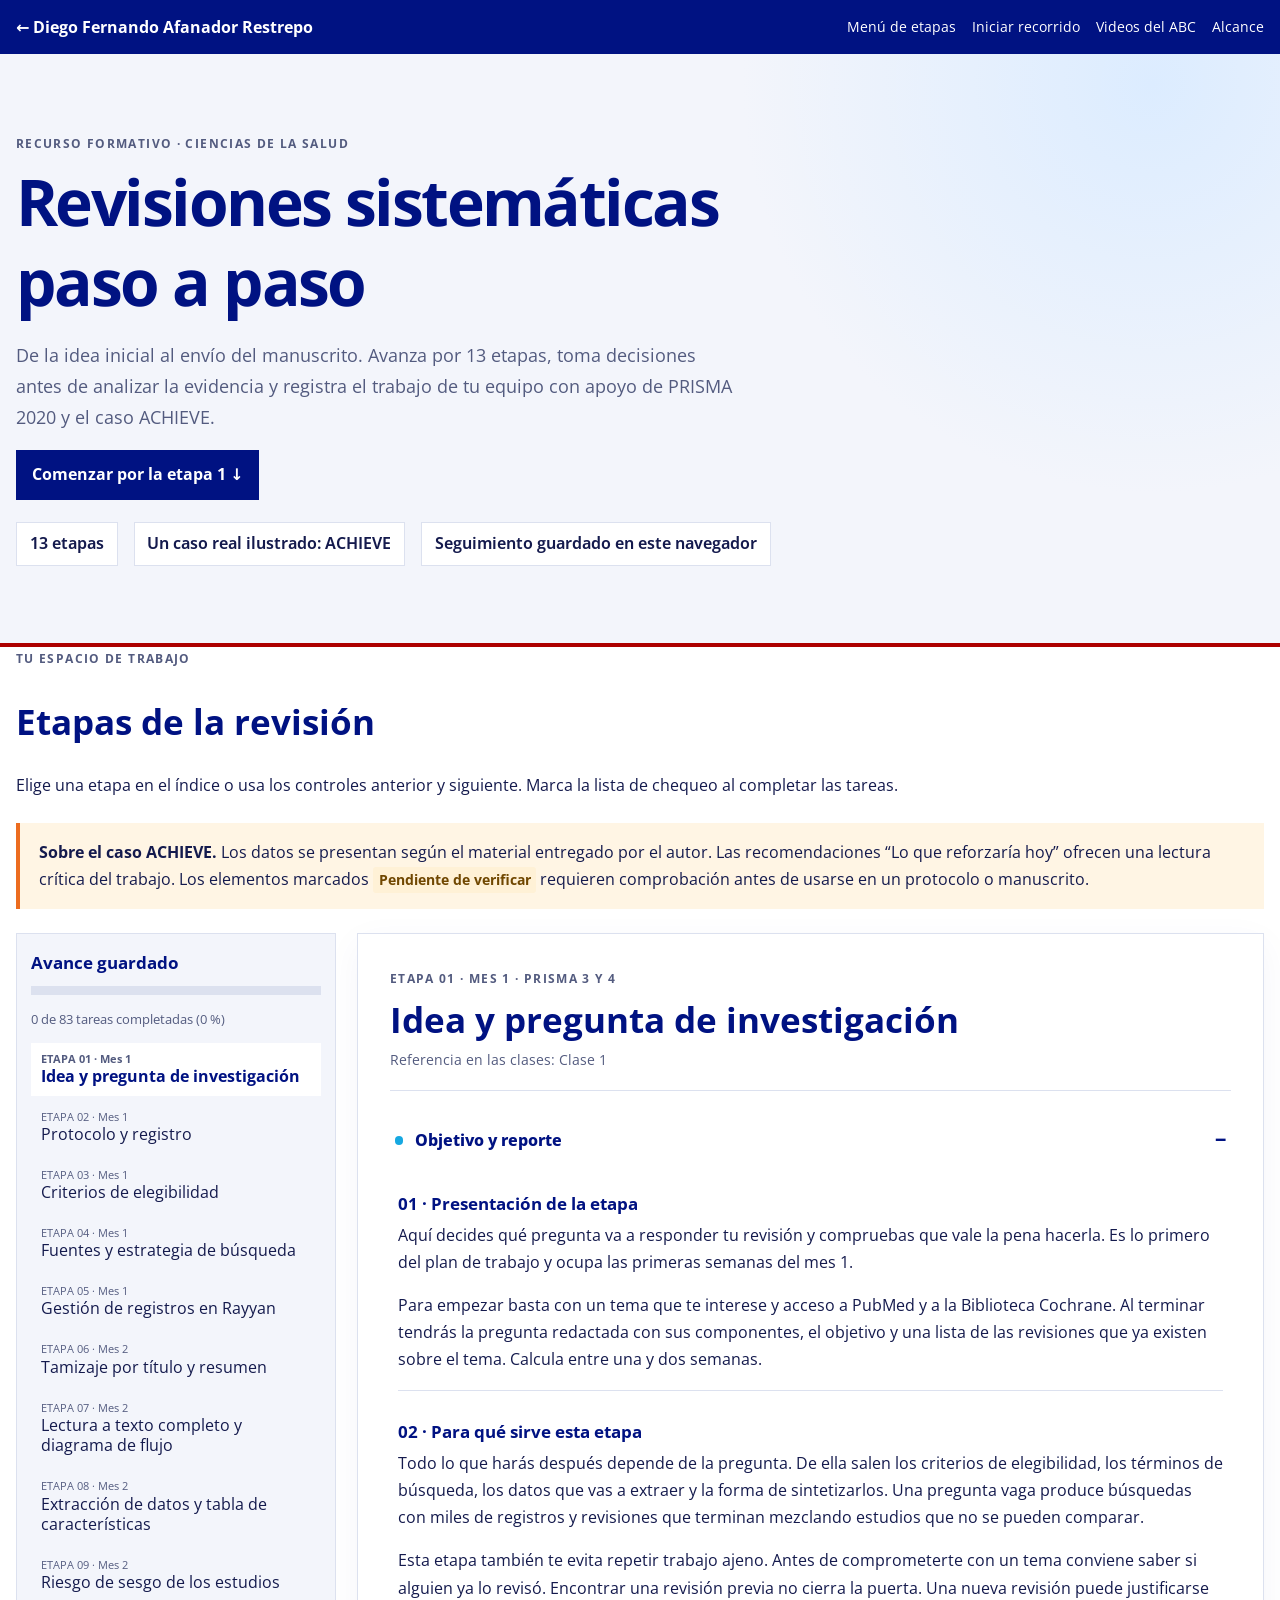
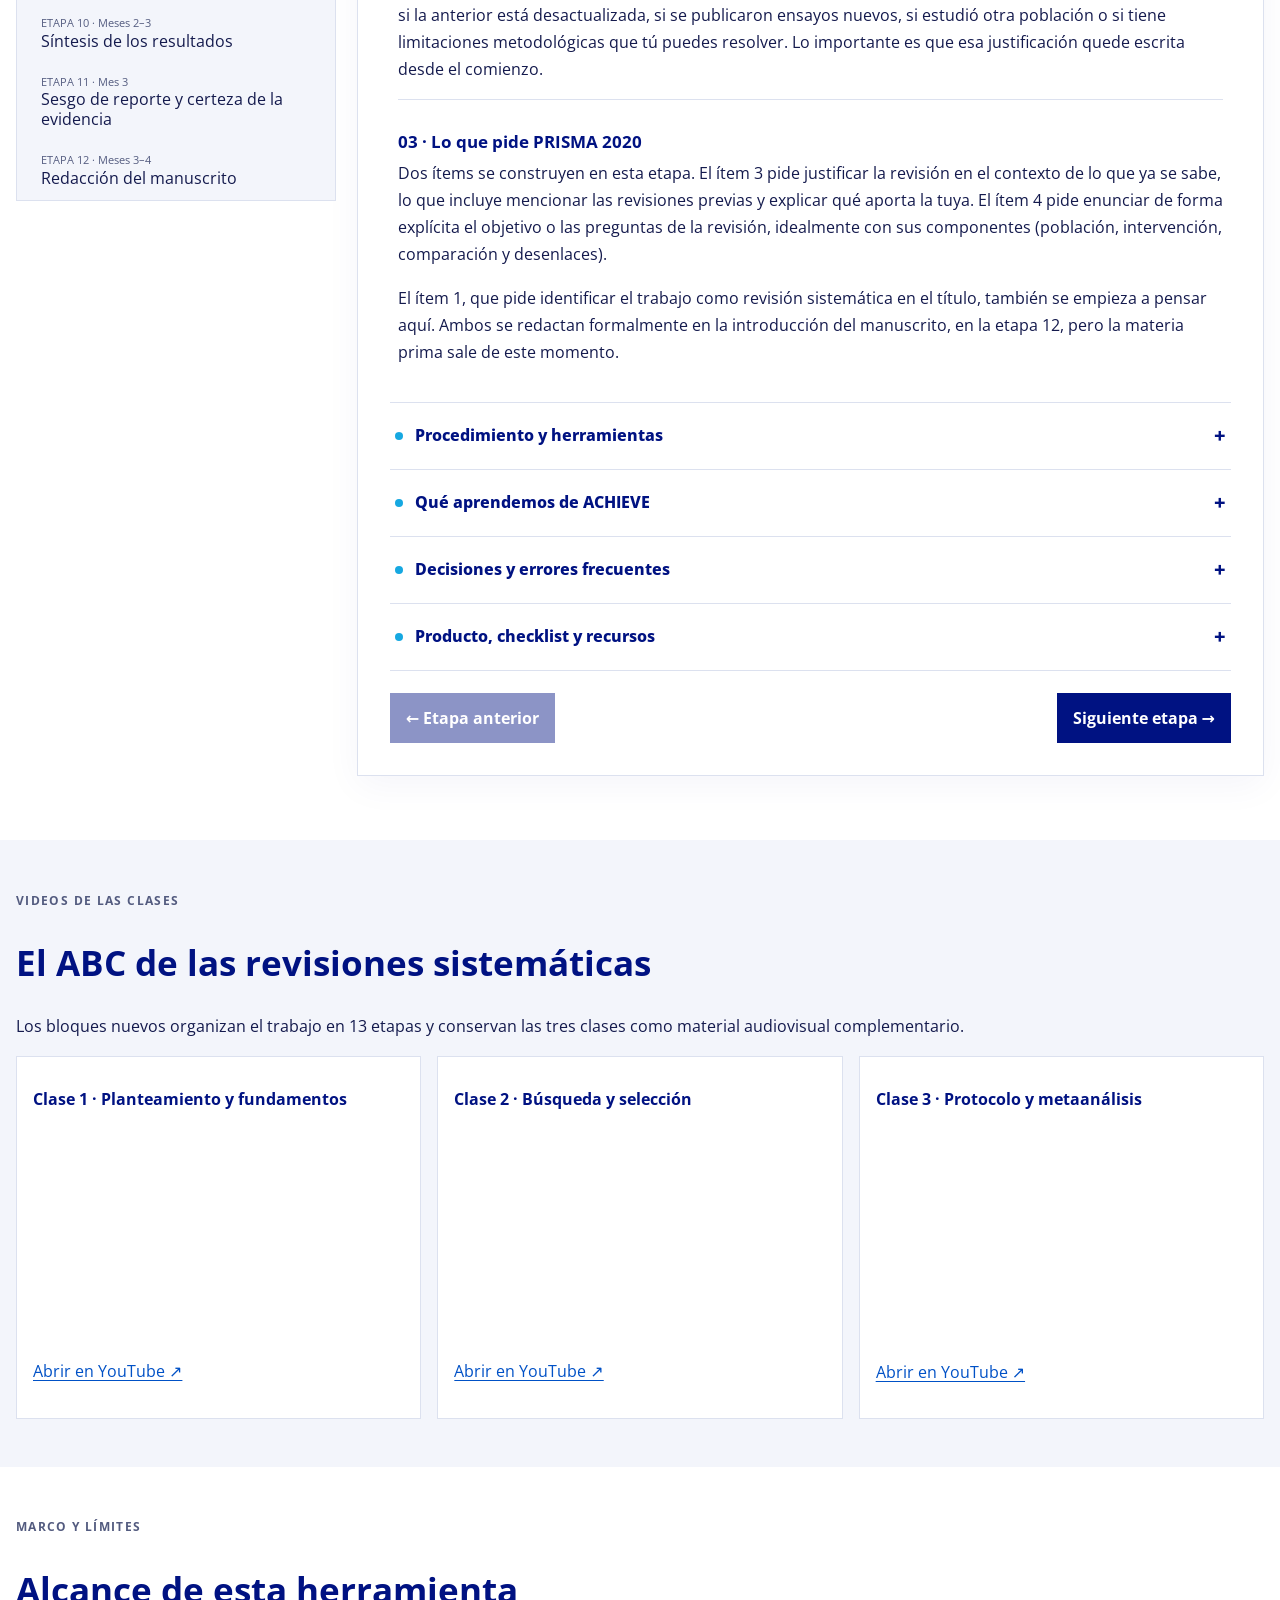
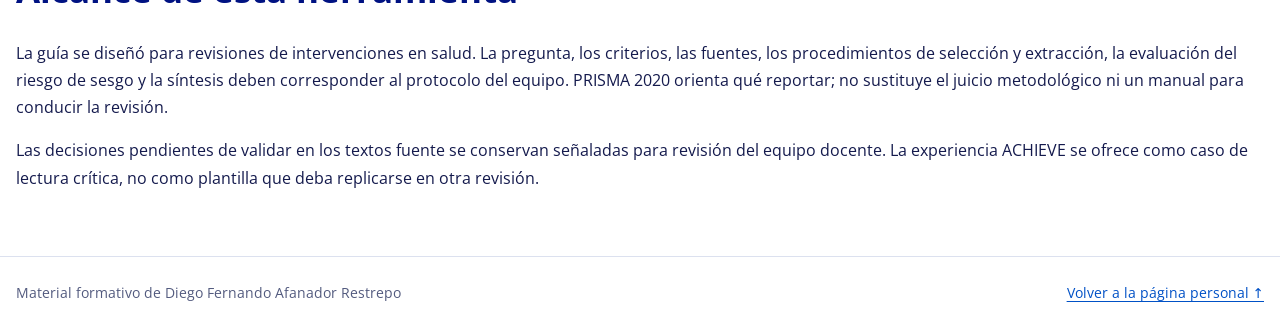
<file: revisiones/index.html>
<!doctype html>
<html lang="es">
<head>
<meta charset="utf-8"><meta name="viewport" content="width=device-width,initial-scale=1">
<meta name="description" content="Herramienta paso a paso para planear, conducir y reportar una revisión sistemática de intervenciones en salud, con 13 etapas, caso ACHIEVE y decisiones interactivas.">
<meta name="theme-color" content="#001282"><title>Revisiones sistemáticas paso a paso | Diego Fernando Afanador Restrepo</title>
<link rel="preconnect" href="https://fonts.googleapis.com"><link rel="preconnect" href="https://fonts.gstatic.com" crossorigin><link href="https://fonts.googleapis.com/css2?family=Open+Sans:wght@400;500;600;700;800&display=swap" rel="stylesheet">
<style>
:root{--blue:#001282;--red:#ad0000;--ink:#141a4d;--muted:#535b7f;--paper:#f3f5fb;--line:#dce1ef;--cyan:#16a8e1;--green:#18763d;--orange:#ec6c1f;--max:78rem}*{box-sizing:border-box}html{scroll-behavior:smooth}body{margin:0;color:var(--ink);font:16px/1.7 'Open Sans',system-ui,sans-serif;background:white}a{color:#0051c6;text-underline-offset:3px}button,input,select{font:inherit}button:focus-visible,a:focus-visible,input:focus-visible,summary:focus-visible{outline:3px solid var(--cyan);outline-offset:3px}.wrap{width:min(var(--max),100% - 2rem);margin:auto}.top{background:var(--blue);color:white}.top .wrap{display:flex;justify-content:space-between;align-items:center;gap:1rem;padding:.85rem 0}.top a{color:white;text-decoration:none}.top nav{display:flex;gap:1rem;flex-wrap:wrap;font-size:.9rem}.hero{background:radial-gradient(circle at 90% 5%,#dcecff,transparent 32%),var(--paper);padding:clamp(2.5rem,6vw,5rem) 0;border-bottom:4px solid var(--red)}.eyebrow{font-size:.78rem;letter-spacing:.11em;text-transform:uppercase;font-weight:700;color:var(--muted);margin:.1rem 0 .5rem}h1,h2,h3,h4{color:var(--blue);line-height:1.25;text-wrap:balance}h1{font-size:clamp(2.2rem,5vw,4rem);max-width:19ch;margin:.4rem 0 1rem;letter-spacing:-.04em}h2{font-size:clamp(1.5rem,3vw,2.2rem)}.lead{font-size:1.13rem;max-width:72ch;color:var(--muted)}.btn,.stage-nav button{display:inline-flex;align-items:center;background:var(--blue);color:white;text-decoration:none;padding:.7rem 1rem;font-weight:700;border:0;cursor:pointer}.hero-stats{display:flex;gap:1rem;flex-wrap:wrap;margin-top:1.4rem}.hero-stats span{background:#fff;padding:.45rem .8rem;border:1px solid var(--line);font-weight:650}.notice{margin:1.5rem auto;background:#fff5e4;border-left:4px solid var(--orange);padding:1rem 1.2rem}.overview{padding:2rem 0}.stage-grid{display:grid;grid-template-columns:repeat(4,minmax(0,1fr));gap:.7rem;margin:1rem 0}.stage-card{text-align:left;background:white;border:1px solid var(--line);padding:.9rem;cursor:pointer;color:var(--ink);min-height:125px}.stage-card:hover,.stage-card[aria-current="step"]{border-color:var(--blue);box-shadow:0 6px 18px #00128218}.stage-card span,.stage-card small{display:block;font-size:.72rem;color:var(--muted);font-weight:650}.stage-card strong{display:block;color:var(--blue);margin:.35rem 0;line-height:1.35}.workbench{display:grid;grid-template-columns:minmax(14rem,20rem) minmax(0,1fr);gap:1.3rem;align-items:start;margin:1.5rem 0 4rem}.stage-rail{position:sticky;top:1rem;max-height:calc(100vh - 2rem);overflow:auto;background:var(--paper);border:1px solid var(--line);padding:.9rem}.stage-rail h2{font-size:1.05rem;margin:.2rem 0}.progress{height:.55rem;background:#dce1ef;margin:.8rem 0;overflow:hidden}.progress i{display:block;background:var(--green);height:100%;width:0;transition:width .2s}.progress-text{font-size:.82rem;color:var(--muted)}.stage-list{display:grid;gap:.35rem}.stage-list button{border:0;text-align:left;background:transparent;padding:.55rem .6rem;color:var(--ink);cursor:pointer;line-height:1.3}.stage-list button:hover,.stage-list button[aria-current="step"]{background:white;color:var(--blue);font-weight:700}.stage-list small{display:block;color:var(--muted);font-size:.68rem}.stage-content{min-width:0}.stage-panel{border:1px solid var(--line);padding:clamp(1rem,3vw,2rem);background:white;box-shadow:0 10px 35px #0012820b}.stage-panel[hidden]{display:none}.stage-heading{border-bottom:1px solid var(--line);margin-bottom:1rem;padding-bottom:.8rem}.stage-heading h2{margin:.3rem 0}.class-tag{font-size:.87rem;color:var(--muted);margin:.4rem 0}.stage-section{border-bottom:1px solid var(--line)}.stage-section>summary{list-style:none;display:flex;align-items:center;gap:.7rem;cursor:pointer;padding:1rem .3rem;color:var(--blue);font-weight:750}.stage-section>summary::-webkit-details-marker{display:none}.stage-section>summary:after{content:'+';margin-left:auto;font-size:1.25rem}.stage-section[open]>summary:after{content:'−'}.merged-subsection{border-top:1px solid var(--line);padding-top:.7rem;margin-top:.9rem}.merged-subsection:first-child{border-top:0;padding-top:0;margin-top:0}.stage-section>summary span{display:grid;place-items:center;border-radius:50%;background:#edf0fa;width:2rem;height:2rem;flex:0 0 auto;font-size:.8rem}.section-body{padding:0 .5rem 1.25rem}.section-body p{margin:.5rem 0 1rem}.section-body li{margin:.35rem 0}.section-body h3,.section-body h4,.section-body h5{margin:1.2rem 0 .35rem}.section-body h4{font-size:1.05rem}.section-body h5{font-size:.98rem}.section-body ul,.section-body ol{padding-left:1.5rem}.section-body table{border-collapse:collapse;width:100%;font-size:.9rem}.section-body th,.section-body td{border:1px solid var(--line);padding:.55rem;text-align:left;vertical-align:top}.section-body th{background:var(--paper);color:var(--blue)}.table-scroll{overflow:auto;margin:1rem 0}.section-body pre{overflow:auto;background:#f4f6fb;padding:1rem;border-left:3px solid var(--blue)}.section-body code{font-family:Consolas,monospace}.section-body blockquote{border-left:3px solid var(--cyan);padding:.2rem 1rem;color:var(--muted)}.section-body hr{border:0;border-top:1px solid var(--line)}.pending{display:inline-block;background:#fff1d6;color:#704700;padding:.08rem .35rem;font-size:.86em;font-weight:700;border-radius:3px}.task-list{display:grid;gap:.5rem}.task-check{display:flex;gap:.75rem;align-items:flex-start;background:var(--paper);padding:.65rem .8rem;border:1px solid var(--line)}.task-check input{width:1.15rem;height:1.15rem;margin-top:.25rem;accent-color:var(--green)}.meter{color:var(--blue);font-weight:700}.decision-hint,.warn{padding:1rem 1.2rem;background:#fff5e4;border-left:4px solid var(--orange);margin:.6rem 0 1.2rem}.stage-nav{display:flex;justify-content:space-between;gap:.8rem;margin-top:1.4rem}.stage-nav button:disabled{opacity:.45;cursor:not-allowed}.videos{padding:3rem 0;background:var(--paper)}.video-grid{display:grid;grid-template-columns:repeat(3,1fr);gap:1rem}.video-card{background:white;border:1px solid var(--line);padding:1rem}.video-card iframe{width:100%;aspect-ratio:16/9;border:0}.video-card h3{font-size:1rem}.scope{padding:3rem 0}.foot{padding:1.5rem 0;color:var(--muted);font-size:.85rem;border-top:1px solid var(--line)}.foot .wrap{display:flex;justify-content:space-between;gap:1rem;flex-wrap:wrap}.skip{position:absolute;left:-999px}.skip:focus{left:1rem;top:1rem;background:white;padding:.7rem;z-index:9}@media(max-width:950px){.stage-grid{grid-template-columns:repeat(3,1fr)}.workbench{grid-template-columns:1fr}.stage-rail{position:static;max-height:none}.stage-list{grid-template-columns:repeat(2,1fr)}.video-grid{grid-template-columns:1fr 1fr}}@media(max-width:600px){.top .wrap{align-items:flex-start;flex-direction:column}.stage-grid{grid-template-columns:1fr 1fr}.stage-list{grid-template-columns:1fr 1fr}.video-grid{grid-template-columns:1fr}.stage-nav{flex-wrap:wrap}.stage-nav button{flex:1;justify-content:center}}

.anatomy-card{margin:1.4rem 0 .5rem;padding:1rem 1.1rem;background:#f4f7fd;border:1px solid var(--line);border-left:4px solid var(--cyan)}.anatomy-card h4{margin:.15rem 0 .45rem!important;font-size:1.15rem!important}.anatomy-kicker{margin:0!important;color:var(--muted);font-size:.72rem;font-weight:800;letter-spacing:.1em;text-transform:uppercase}.anatomy-figure{margin:1rem 0;background:#fff;border:1px solid var(--line);padding:.65rem;max-width:62rem}.anatomy-figure img{display:block;width:100%;height:auto;max-height:38rem;object-fit:contain;background:#fff}.anatomy-figure figcaption{font-size:.86rem;font-weight:700;margin:.45rem .15rem;color:var(--ink)}.anatomy-credit{font-size:.73rem!important;color:var(--muted);margin:.3rem .15rem!important}.anatomy-prompt,.anatomy-alert{margin:1rem 0;padding:.85rem 1rem;background:#fff;border-left:3px solid var(--green)}.anatomy-alert{background:#fff5e4;border-color:var(--orange)}.stage-section>summary span{width:.55rem;height:.55rem;background:var(--cyan);border-radius:50%;font-size:0}
</style>
</head><body>
<a class="skip" href="#etapas">Saltar a las etapas</a>
<header class="top"><div class="wrap"><a href="../index.html"><strong>← Diego Fernando Afanador Restrepo</strong></a><nav aria-label="Navegación"><a href="#etapas">Menú de etapas</a><a href="#etapas">Iniciar recorrido</a><a href="#clases">Videos del ABC</a><a href="#alcance">Alcance</a></nav></div></header>
<header class="hero"><div class="wrap"><p class="eyebrow">Recurso formativo · Ciencias de la salud</p><h1>Revisiones sistemáticas paso a paso</h1><p class="lead">De la idea inicial al envío del manuscrito. Avanza por 13 etapas, toma decisiones antes de analizar la evidencia y registra el trabajo de tu equipo con apoyo de PRISMA 2020 y el caso ACHIEVE.</p><a class="btn" href="#etapas">Comenzar por la etapa 1 ↓</a><div class="hero-stats"><span>13 etapas</span><span>Un caso real ilustrado: ACHIEVE</span><span>Seguimiento guardado en este navegador</span></div></div></header>
<main>

<section class="wrap" id="etapas"><p class="eyebrow">Tu espacio de trabajo</p><h2>Etapas de la revisión</h2><p>Elige una etapa en el índice o usa los controles anterior y siguiente. Marca la lista de chequeo al completar las tareas.</p><div class="notice"><strong>Sobre el caso ACHIEVE.</strong> Los datos se presentan según el material entregado por el autor. Las recomendaciones “Lo que reforzaría hoy” ofrecen una lectura crítica del trabajo. Los elementos marcados <span class="pending">Pendiente de verificar</span> requieren comprobación antes de usarse en un protocolo o manuscrito.</div><div class="workbench"><aside class="stage-rail"><h2>Avance guardado</h2><div class="progress" aria-label="Avance total"><i id="progressBar"></i></div><p class="progress-text" id="progressText" aria-live="polite"></p><div class="stage-list" id="stageList"><button type="button" data-stage="1"><small>ETAPA 01 · Mes 1</small>Idea y pregunta de investigación</button><button type="button" data-stage="2"><small>ETAPA 02 · Mes 1</small>Protocolo y registro</button><button type="button" data-stage="3"><small>ETAPA 03 · Mes 1</small>Criterios de elegibilidad</button><button type="button" data-stage="4"><small>ETAPA 04 · Mes 1</small>Fuentes y estrategia de búsqueda</button><button type="button" data-stage="5"><small>ETAPA 05 · Mes 1</small>Gestión de registros en Rayyan</button><button type="button" data-stage="6"><small>ETAPA 06 · Mes 2</small>Tamizaje por título y resumen</button><button type="button" data-stage="7"><small>ETAPA 07 · Mes 2</small>Lectura a texto completo y diagrama de flujo</button><button type="button" data-stage="8"><small>ETAPA 08 · Mes 2</small>Extracción de datos y tabla de características</button><button type="button" data-stage="9"><small>ETAPA 09 · Mes 2</small>Riesgo de sesgo de los estudios</button><button type="button" data-stage="10"><small>ETAPA 10 · Meses 2–3</small>Síntesis de los resultados</button><button type="button" data-stage="11"><small>ETAPA 11 · Mes 3</small>Sesgo de reporte y certeza de la evidencia</button><button type="button" data-stage="12"><small>ETAPA 12 · Meses 3–4</small>Redacción del manuscrito</button><button type="button" data-stage="13"><small>ETAPA 13 · Mes 5</small>Revisión final y envío a revista</button></div></aside><div class="stage-content"><article class="stage-panel" id="stage-1" data-stage-panel="1" hidden><div class="stage-heading"><p class="eyebrow">ETAPA 01 · Mes 1 · PRISMA 3 y 4</p><h2>Idea y pregunta de investigación</h2><p class="class-tag">Referencia en las clases: Clase 1</p></div><details class="stage-section merged-section" open><summary><span aria-hidden="true"></span>Objetivo y reporte</summary><div class="section-body"><section class="merged-subsection"><h4>01 · Presentación de la etapa</h4><p>Aquí decides qué pregunta va a responder tu revisión y compruebas que vale la pena hacerla. Es lo primero del plan de trabajo y ocupa las primeras semanas del mes 1.</p>
<p>Para empezar basta con un tema que te interese y acceso a PubMed y a la Biblioteca Cochrane. Al terminar tendrás la pregunta redactada con sus componentes, el objetivo y una lista de las revisiones que ya existen sobre el tema. Calcula entre una y dos semanas.</p></section><section class="merged-subsection"><h4>02 · Para qué sirve esta etapa</h4><p>Todo lo que harás después depende de la pregunta. De ella salen los criterios de elegibilidad, los términos de búsqueda, los datos que vas a extraer y la forma de sintetizarlos. Una pregunta vaga produce búsquedas con miles de registros y revisiones que terminan mezclando estudios que no se pueden comparar.</p>
<p>Esta etapa también te evita repetir trabajo ajeno. Antes de comprometerte con un tema conviene saber si alguien ya lo revisó. Encontrar una revisión previa no cierra la puerta. Una nueva revisión puede justificarse si la anterior está desactualizada, si se publicaron ensayos nuevos, si estudió otra población o si tiene limitaciones metodológicas que tú puedes resolver. Lo importante es que esa justificación quede escrita desde el comienzo.</p></section><section class="merged-subsection"><h4>03 · Lo que pide PRISMA 2020</h4><p>Dos ítems se construyen en esta etapa. El ítem 3 pide justificar la revisión en el contexto de lo que ya se sabe, lo que incluye mencionar las revisiones previas y explicar qué aporta la tuya. El ítem 4 pide enunciar de forma explícita el objetivo o las preguntas de la revisión, idealmente con sus componentes (población, intervención, comparación y desenlaces).</p>
<p>El ítem 1, que pide identificar el trabajo como revisión sistemática en el título, también se empieza a pensar aquí. Ambos se redactan formalmente en la introducción del manuscrito, en la etapa 12, pero la materia prima sale de este momento.</p></section></div></details><details class="stage-section merged-section"><summary><span aria-hidden="true"></span>Procedimiento y herramientas</summary><div class="section-body"><section class="merged-subsection"><h4>04 · Paso a paso</h4><ol>
<li>Describe el problema en un párrafo, desde la práctica o la salud pública. Explica a quién afecta y qué decisión clínica o de política está en juego.</li>
<li>Haz una búsqueda exploratoria rápida en PubMed con dos o tres palabras clave. Esta búsqueda solo te da una idea del volumen de estudios y de los términos que usan los autores.</li>
<li>Busca revisiones sistemáticas y protocolos registrados sobre el tema en la Biblioteca Cochrane, en PROSPERO y en PubMed con el filtro de revisiones sistemáticas. Anota cada una con su año, su pregunta y sus conclusiones.</li>
<li>Decide si tu revisión está justificada y escribe en dos o tres oraciones por qué.</li>
<li>Estructura la pregunta con PICO (población, intervención, comparación y desenlace). Si ya sabes qué diseños vas a incluir, añade la S de diseño y trabaja con PICOS. Cada componente debe poder describirse en una frase concreta.</li>
<li>Redacta la pregunta completa y el objetivo general en una sola oración cada uno.</li>
<li>Arma el equipo. Una revisión sistemática necesita al menos dos revisores para las etapas de selección, extracción y evaluación, y una tercera persona para resolver desacuerdos. Conviene acordar desde ahora quién hará qué y cómo se definirá la autoría.</li>
</ol></section><section class="merged-subsection"><h4>05 · Herramientas</h4><p>PubMed sirve para la búsqueda exploratoria y para localizar revisiones con su filtro de tipo de artículo. La Biblioteca Cochrane reúne revisiones de intervenciones de alta calidad metodológica. En PROSPERO puedes consultar si alguien registró una revisión con tu misma pregunta que todavía no se ha publicado. Epistemonikos agrupa revisiones sistemáticas de salud de varias fuentes y es útil para ver el panorama completo <span class="pending">Pendiente de verificar enlace</span>.</p>
<p>Si todavía no tienes claro qué tipo de revisión corresponde a tu pregunta, Brújula te ayuda a elegir el marco y la metodología.</p></section></div></details><details class="stage-section merged-section"><summary><span aria-hidden="true"></span>Qué aprendemos de ACHIEVE</summary><div class="section-body"><section class="merged-subsection"><h4>06 · Así lo hicimos en ACHIEVE</h4><p>Partimos de una preocupación concreta. Colombia, como buena parte del mundo, vive un envejecimiento acelerado de su población, y el deterioro cognitivo leve es una etapa en la que el ejercicio puede retrasar la progresión hacia la demencia. Al revisar la literatura encontramos revisiones sistemáticas previas que mostraban beneficios del ejercicio, pero también una heterogeneidad tan grande entre los programas que no permitía atribuir los efectos a un protocolo concreto. Ese vacío justificó nuestra revisión. Nos propusimos identificar qué dosis de entrenamiento de alta intensidad produce el mayor efecto sobre la cognición.</p>
<p>La pregunta quedó así en términos PICOS. La población eran personas mayores con deterioro cognitivo leve o demencia. La intervención era el entrenamiento de alta intensidad y la comparación, la atención habitual o el ejercicio de baja intensidad. El desenlace era la cognición global y el diseño, el ensayo clínico aleatorizado.</p></section><section class="merged-subsection"><h4>07 · Lo que reforzaría hoy</h4><p>Definiría desde la pregunta qué entendemos por dosis. En ACHIEVE los componentes de la dosis (frecuencia, duración de la sesión y volumen semanal) aparecen con claridad hasta el análisis de subgrupos. Si se hubieran definido de forma operativa en esta etapa, los criterios, la extracción y la síntesis habrían quedado alineados desde el comienzo.</p>
<p>También precisaría si el deterioro cognitivo leve y la demencia se iban a analizar juntos o por separado. Son poblaciones con pronósticos distintos, y esa decisión pertenece a la pregunta, no a la etapa de análisis.</p></section><section class="anatomy-card"><p class="anatomy-kicker">Anatomía del artículo</p><h4>Del título a una pregunta investigable</h4><p>El título anuncia población, intervención y diseño. En el resumen, localiza la pregunta, el desenlace y la medida del efecto.</p><figure class="anatomy-figure"><a href="assets/achieve-portada-resumen.png" target="_blank" rel="noopener"><img src="assets/achieve-portada-resumen.png" alt="Primera página del artículo ACHIEVE con título y resumen" loading="lazy"></a><figcaption>Portada y resumen: identifica pregunta, método, resultado y conclusión.</figcaption><p class="anatomy-credit">Fuente: Afanador-Restrepo et al. (2024), <a href="https://doi.org/10.1186/s11556-024-00358-3" target="_blank" rel="noopener">artículo ACHIEVE</a>, licencia <a href="https://creativecommons.org/licenses/by/4.0/" target="_blank" rel="noopener">CC BY 4.0</a>. Recorte para lectura pedagógica.</p></figure><div class="anatomy-prompt"><strong>Lee con lupa.</strong> ¿La conclusión del resumen está respaldada por el resultado que presenta? ¿Qué componentes de la dosis aparecen: frecuencia, duración o volumen?</div></section></div></details><details class="stage-section merged-section"><summary><span aria-hidden="true"></span>Decisiones y errores frecuentes</summary><div class="section-body"><section class="merged-subsection"><h4>08 · Decisiones que debes tomar</h4><div class="decision-hint">Revisa cada pregunta, identifica el criterio que se ajusta a tu protocolo y sigue el destino indicado. Las respuestas y retroalimentación de esta guía son orientadoras; registra las decisiones de tu equipo.</div><p><strong>P1. ¿Qué quieres saber con tu revisión?</strong></p>
<ul>
<li>Si una intervención produce un efecto en un desenlace de salud. Lleva a P2.</li>
<li>Cómo viven las personas una experiencia o qué significado le dan. Lleva a la decisión D1.</li>
<li>Qué se ha investigado sobre un tema amplio y con qué métodos. Lleva a la decisión D2.</li>
<li>Qué tan bien detecta una prueba una condición. Lleva a la decisión D3.</li>
</ul>
<p>Retroalimentación. Esta herramienta acompaña revisiones de intervenciones. Las otras preguntas son igual de válidas, pero se responden con otros tipos de revisión y con otras extensiones de PRISMA.</p>
<p><strong>P2. ¿Encontraste una revisión sistemática que ya responda tu pregunta?</strong></p>
<ul>
<li>No encontré ninguna. Lleva a P3.</li>
<li>Sí, es reciente, de buena calidad y no se han publicado estudios nuevos. Lleva a la decisión D4.</li>
<li>Sí, pero tiene más de unos años, se publicaron ensayos nuevos o tiene limitaciones importantes. Lleva a P3.</li>
</ul>
<p>Retroalimentación. Una revisión reciente y sólida hace difícil justificar otra igual. Si la que existe está desactualizada o deja preguntas abiertas, tu revisión tiene sentido, siempre que expliques qué aporta.</p>
<p><strong>P3. ¿Puedes describir la población, la intervención, la comparación y el desenlace con una frase concreta cada uno?</strong></p>
<ul>
<li>Sí. Lleva a P4.</li>
<li>Todavía no, alguno es muy general (por ejemplo, &quot;salud mental&quot; o &quot;ejercicio&quot;). Lleva a retroalimentación y regreso a P3.</li>
</ul>
<p>Retroalimentación. Un componente general produce una búsqueda inmanejable y criterios difíciles de aplicar. Intenta precisar qué condición, qué tipo de ejercicio o qué instrumento de medida te interesa.</p>
<p><strong>P4. Según tu búsqueda exploratoria, ¿cuántos ensayos parecen existir sobre tu pregunta?</strong></p>
<ul>
<li>Ninguno o uno. Lleva a la decisión D5.</li>
<li>Cientos. Lleva a la decisión D6.</li>
<li>Una cantidad manejable, entre unos pocos y algunas decenas. Lleva a la decisión D7.</li>
</ul>
<pre><code>P1 ¿Qué quieres saber con tu revisión?
  Efecto de una intervención -&gt; P2
  Experiencias o significados -&gt; D1 Revisión cualitativa (usar Brújula)
  Qué se ha investigado sobre un tema -&gt; D2 Revisión de alcance con PRISMA-ScR (usar Brújula)
  Exactitud de una prueba -&gt; D3 Revisión de pruebas diagnósticas (fuera de esta herramienta)
P2 ¿Ya existe una revisión que responda tu pregunta?
  No -&gt; P3
  Sí, reciente y sólida -&gt; D4 Reformular la pregunta o no hacer la revisión
  Sí, desactualizada o con limitaciones -&gt; P3
P3 ¿Cada componente PICO cabe en una frase concreta?
  Sí -&gt; P4
  No -&gt; retroalimentación y regreso a P3
P4 ¿Cuántos ensayos parecen existir?
  Ninguno o uno -&gt; D5 Ampliar la pregunta (población, intervención o diseños)
  Cientos -&gt; D6 Acotar la pregunta (subpoblación, tipo de intervención o desenlace)
  Cantidad manejable -&gt; D7 Redactar la pregunta y el objetivo definitivos</code></pre></section><section class="merged-subsection"><h4>09 · Errores frecuentes</h4><p>El más común es formular una pregunta tan amplia que no se puede responder, como &quot;efectos del ejercicio en el adulto mayor&quot;. Una pregunta así incluye decenas de intervenciones y desenlaces distintos, y la síntesis termina siendo una lista de estudios sin conclusión. Si al leer tu pregunta no puedes imaginar qué número vas a calcular al final, todavía está muy abierta.</p>
<p>También es frecuente saltarse la consulta en PROSPERO. Hay equipos que descubren, meses después, que otro grupo registró la misma revisión antes que ellos.</p>
<p>A veces el objetivo se confunde con la justificación. &quot;Contribuir al conocimiento sobre el ejercicio en el deterioro cognitivo&quot; es un propósito general, no un objetivo. El objetivo dice qué vas a determinar, en quién y con qué desenlace.</p>
<p>Por último, dejar la conformación del equipo para después crea problemas en la etapa de tamizaje, cuando se necesita un segundo revisor disponible y entrenado.</p></section></div></details><details class="stage-section merged-section"><summary><span aria-hidden="true"></span>Producto, checklist y recursos</summary><div class="section-body"><section class="merged-subsection"><h4>10 · Producto de la etapa</h4><p>Al cerrar esta etapa debes tener una ficha de la pregunta con estos apartados.</p>
<div class="table-scroll"><table><thead><tr><th>Apartado</th><th>Contenido</th></tr></thead><tbody>
<tr><td>Problema</td><td>Párrafo que describe el problema y su relevancia</td></tr>
<tr><td>Revisiones previas</td><td>Tabla con autor, año, pregunta, número de estudios incluidos y principales limitaciones</td></tr>
<tr><td>Justificación</td><td>Dos o tres oraciones sobre lo que aporta tu revisión</td></tr>
<tr><td>PICOS</td><td>Una fila por componente con su descripción</td></tr>
<tr><td>Pregunta</td><td>Una oración</td></tr>
<tr><td>Objetivo general</td><td>Una oración</td></tr>
<tr><td>Equipo</td><td>Nombres, rol en la revisión (revisor 1, revisor 2, tercer revisor, análisis) y acuerdo de autoría</td></tr>
</tbody></table></div></section><section class="merged-subsection"><h4>11 · Lista de chequeo</h4><p class="check-intro">Marca cada tarea al completarla. El avance de esta lista se conserva en este navegador.</p><div class="task-list"><label class="task-check"><input type="checkbox" data-review-check="1-11-0"><span>Describí el problema y a quién afecta.</span></label>
<label class="task-check"><input type="checkbox" data-review-check="1-11-1"><span>Busqué revisiones previas en Cochrane, PubMed y PROSPERO y las registré.</span></label>
<label class="task-check"><input type="checkbox" data-review-check="1-11-2"><span>Escribí por qué mi revisión está justificada.</span></label>
<label class="task-check"><input type="checkbox" data-review-check="1-11-3"><span>Cada componente PICOS está descrito con una frase concreta.</span></label>
<label class="task-check"><input type="checkbox" data-review-check="1-11-4"><span>Redacté la pregunta y el objetivo.</span></label>
<label class="task-check"><input type="checkbox" data-review-check="1-11-5"><span>Tengo al menos dos revisores y una tercera persona para desacuerdos.</span></label></div><p class="meter" data-meter="1" aria-live="polite"></p></section><section class="merged-subsection"><h4>12 · En mis clases y para profundizar</h4><p>En la Clase 1 (<a href="https://youtu.be/YNFBqjcYNUQ)" target="_blank" rel="noopener">https://youtu.be/YNFBqjcYNUQ) ↗</a> explico el propósito de las revisiones sistemáticas y sus tipos <span class="pending">Pendiente de verificar minuto</span>.</p>
<ul>
<li>Page, M. J., McKenzie, J. E., Bossuyt, P. M., et al. (2021). The PRISMA 2020 statement. An updated guideline for reporting systematic reviews. <em>BMJ, 372</em>, n71. <a href="https://doi.org/10.1136/bmj.n71" target="_blank" rel="noopener">https://doi.org/10.1136/bmj.n71 ↗</a></li>
<li>Higgins, J. P. T., Thomas, J., Chandler, J., et al. (Eds.). <em>Cochrane Handbook for Systematic Reviews of Interventions</em>, capítulos 2 y 3. <a href="https://training.cochrane.org/handbook" target="_blank" rel="noopener">https://training.cochrane.org/handbook ↗</a> <span class="pending">Pendiente de verificar versión vigente</span></li>
<li>Richardson, W. S., Wilson, M. C., Nishikawa, J. y Hayward, R. S. (1995). The well-built clinical question. A key to evidence-based decisions. <em>ACP Journal Club, 123</em>(3), A12-A13.</li>
</ul>
<hr></section></div></details><div class="stage-nav"><button type="button" class="prev-stage" data-target="0" disabled>← Etapa anterior</button><button type="button" class="next-stage" data-target="2" >Siguiente etapa →</button></div></article><article class="stage-panel" id="stage-2" data-stage-panel="2" hidden><div class="stage-heading"><p class="eyebrow">ETAPA 02 · Mes 1 · PRISMA 24a, 24b y 24c</p><h2>Protocolo y registro</h2><p class="class-tag">Referencia en las clases: Clase 3</p></div><details class="stage-section merged-section" open><summary><span aria-hidden="true"></span>Objetivo y reporte</summary><div class="section-body"><section class="merged-subsection"><h4>01 · Presentación de la etapa</h4><p>En esta etapa escribes el plan completo de la revisión y lo registras públicamente antes de revisar los estudios. Ocurre al final del mes 1, después de definir la pregunta y en paralelo con el diseño de la búsqueda.</p>
<p>Necesitas la ficha de la pregunta de la etapa 1. Al terminar tendrás un protocolo escrito y un número de registro en PROSPERO. Calcula una semana para escribirlo y entre unos días y algunas semanas para que PROSPERO publique el registro <span class="pending">Pendiente de verificar tiempos actuales de PROSPERO</span>.</p></section><section class="merged-subsection"><h4>02 · Para qué sirve esta etapa</h4><p>Cuando ya conoces los resultados de los estudios es fácil, incluso sin mala intención, elegir el desenlace o el análisis que muestra el efecto más claro. El protocolo fija esas decisiones antes de ver los datos, y el registro deja constancia pública de lo que planeaste. Así cualquier lector puede comparar lo que hiciste con lo que dijiste que harías.</p>
<p>El registro tiene otros dos beneficios. Avisa a otros grupos que tu revisión está en curso, lo que reduce la duplicación de esfuerzos, y muchas revistas lo piden como requisito para considerar el manuscrito.</p></section><section class="merged-subsection"><h4>03 · Lo que pide PRISMA 2020</h4><p>El ítem 24 tiene tres partes. En la 24a debes informar el nombre del registro y el número asignado, o declarar que la revisión no se registró. En la 24b debes indicar dónde puede consultarse el protocolo, o declarar que no se preparó uno. En la 24c debes describir cualquier cambio respecto a lo registrado o al protocolo, con su justificación.</p>
<p>Para escribir el protocolo existe una guía propia, PRISMA-P 2015, con 17 ítems. Está en proceso de actualización, así que conviene revisar en el sitio de PRISMA si ya hay una versión nueva.</p></section></div></details><details class="stage-section merged-section"><summary><span aria-hidden="true"></span>Procedimiento y herramientas</summary><div class="section-body"><section class="merged-subsection"><h4>04 · Paso a paso</h4><ol>
<li>Redacta el protocolo siguiendo la estructura de PRISMA-P. Incluye título, autores y sus contribuciones, justificación, objetivo, criterios de elegibilidad, fuentes de información, una estrategia de búsqueda preliminar, la forma de gestionar y seleccionar los registros, el proceso de extracción, la lista de datos y desenlaces, la herramienta de riesgo de sesgo, el plan de síntesis, la evaluación del sesgo de reporte y la evaluación de la certeza de la evidencia.</li>
<li>En el plan de síntesis deja escrito qué medida de efecto usarás, qué modelo de metaanálisis aplicarás y por qué, cómo valorarás la heterogeneidad y qué análisis de subgrupos y de sensibilidad harás. Estas son las decisiones que más se prestan a cambiarse después de ver los datos.</li>
<li>Distingue el desenlace primario de los secundarios. Solo debe haber un desenlace primario, o muy pocos.</li>
<li>Revisa el protocolo con todo el equipo antes de registrarlo.</li>
<li>Regístralo en PROSPERO si tu revisión tiene un desenlace relacionado con la salud. Hazlo antes de empezar la extracción de datos y, de preferencia, antes del tamizaje <span class="pending">Pendiente de verificar condiciones actuales de PROSPERO</span>.</li>
<li>Si tu revisión no cumple los requisitos de PROSPERO, usa OSF Registries.</li>
<li>Guarda el número de registro y abre un archivo de cambios donde anotes, con fecha, cualquier modificación posterior y su motivo. Si el cambio es importante, actualiza también el registro.</li>
<li>Si quieres, publica el protocolo completo en una revista que acepte protocolos de revisión.</li>
</ol></section><section class="merged-subsection"><h4>05 · Herramientas</h4><p>PROSPERO es el registro internacional de revisiones sistemáticas con desenlaces de salud y es gratuito. OSF Registries permite registrar protocolos de cualquier área y adjuntar documentos. La lista de verificación de PRISMA-P está disponible en el sitio oficial de PRISMA y sirve como índice para escribir el protocolo.</p></section></div></details><details class="stage-section merged-section"><summary><span aria-hidden="true"></span>Qué aprendemos de ACHIEVE</summary><div class="section-body"><section class="merged-subsection"><h4>06 · Así lo hicimos en ACHIEVE</h4><p>Registramos el protocolo en PROSPERO con el código CRD42023408275. La búsqueda se hizo después, entre octubre y diciembre de 2023 <span class="pending">Pendiente de verificar fecha del registro</span>. En el artículo declaramos que la revisión siguió PRISMA 2020 y los procedimientos del Manual Cochrane, y citamos el registro en la sección de metodología.</p></section><section class="merged-subsection"><h4>07 · Lo que reforzaría hoy</h4><p>Añadiría en el artículo un párrafo que compare la revisión publicada con lo registrado, como pide el ítem 24c, aunque no haya habido cambios. Si no los hubo, basta con decirlo.</p>
<p>También me aseguraría de que el protocolo dejara escrita la elección del modelo de efectos aleatorios y los análisis de subgrupos por frecuencia, duración y volumen. En el artículo, la elección del modelo aparece condicionada a la heterogeneidad, y ese tipo de decisión es justamente la que el protocolo debe fijar de antemano.</p></section><section class="anatomy-card"><p class="anatomy-kicker">Anatomía del artículo</p><h4>Protocolo antes de conocer los resultados</h4><p>El artículo informa que el protocolo se registró en PROSPERO con el código CRD42023408275. El registro permite contrastar lo planeado con lo reportado.</p><figure class="anatomy-figure"><a href="assets/achieve-protocolo.png" target="_blank" rel="noopener"><img src="assets/achieve-protocolo.png" alt="Fragmento del artículo que informa el registro previo en PROSPERO" loading="lazy"></a><figcaption>Fragmento de metodología: registro y prespecificación del protocolo.</figcaption><p class="anatomy-credit">Fuente: Afanador-Restrepo et al. (2024), <a href="https://doi.org/10.1186/s11556-024-00358-3" target="_blank" rel="noopener">artículo ACHIEVE</a>, licencia <a href="https://creativecommons.org/licenses/by/4.0/" target="_blank" rel="noopener">CC BY 4.0</a>. Recorte para lectura pedagógica.</p></figure><div class="anatomy-prompt"><strong>Pregunta de lectura.</strong> ¿Qué decisiones conviene dejar fijadas antes de revisar resultados: desenlaces, subgrupos, exclusiones y modelo de síntesis?</div></section></div></details><details class="stage-section merged-section"><summary><span aria-hidden="true"></span>Decisiones y errores frecuentes</summary><div class="section-body"><section class="merged-subsection"><h4>08 · Decisiones que debes tomar</h4><div class="decision-hint">Revisa cada pregunta, identifica el criterio que se ajusta a tu protocolo y sigue el destino indicado. Las respuestas y retroalimentación de esta guía son orientadoras; registra las decisiones de tu equipo.</div><p><strong>P1. ¿Tu revisión estudia al menos un desenlace relacionado con la salud?</strong></p>
<ul>
<li>Sí. Lleva a P2.</li>
<li>No, por ejemplo es una revisión de educación sin desenlaces de salud. Lleva a la decisión D1.</li>
</ul>
<p><strong>P2. ¿Ya empezaste a extraer datos de los estudios?</strong></p>
<ul>
<li>No. Lleva a P3.</li>
<li>Sí. Lleva a retroalimentación y a la decisión D1.</li>
</ul>
<p>Retroalimentación. Registrar después de extraer datos le quita sentido al registro, y PROSPERO no lo acepta en esas condiciones <span class="pending">Pendiente de verificar</span>. Puedes registrar en OSF, pero debes declarar en el artículo en qué momento lo hiciste.</p>
<p><strong>P3. ¿Tu protocolo define la medida de efecto, el modelo de metaanálisis y los subgrupos?</strong></p>
<ul>
<li>Sí. Lleva a la decisión D2.</li>
<li>Todavía no. Lleva a retroalimentación y regreso a P3.</li>
</ul>
<p>Retroalimentación. Si dejas estas decisiones para después, el registro protege poco. Escríbelas aunque tengas dudas; luego puedes justificar los cambios.</p>
<p><strong>P4. Después de registrar, ¿cambiaste algo del plan?</strong></p>
<ul>
<li>No. Lleva a la decisión D3.</li>
<li>Sí. Lleva a la decisión D4.</li>
</ul>
<pre><code>P1 ¿Hay al menos un desenlace de salud?
  Sí -&gt; P2
  No -&gt; D1 Registrar en OSF Registries
P2 ¿Ya empezaste la extracción de datos?
  No -&gt; P3
  Sí -&gt; retroalimentación y D1 Registrar en OSF declarando el momento del registro
P3 ¿El protocolo define medida de efecto, modelo y subgrupos?
  Sí -&gt; D2 Registrar en PROSPERO
  No -&gt; retroalimentación y regreso a P3
P4 ¿Cambiaste algo del plan después de registrar?
  No -&gt; D3 Declarar en el artículo que no hubo cambios (ítem 24c)
  Sí -&gt; D4 Actualizar el registro y explicar cada cambio en el artículo (ítem 24c)</code></pre></section><section class="merged-subsection"><h4>09 · Errores frecuentes</h4><p>Registrar la revisión cuando ya está casi terminada es el error más serio, porque convierte el registro en un trámite sin valor. Algunos revisores y editores revisan las fechas.</p>
<p>Otro error es escribir un protocolo vago, con frases como &quot;se hará metaanálisis si es posible&quot; sin decir con qué criterio. Ese protocolo no compromete a nada.</p>
<p>Hay quienes no distinguen el desenlace primario de los secundarios y luego destacan en el resumen el que salió significativo. Si el desenlace principal cambia, el ítem 24c obliga a explicarlo.</p>
<p>También ocurre que el equipo hace cambios razonables durante la revisión, como añadir una base de datos, y nunca los registra. Los cambios justificados son aceptables siempre que se reporten.</p></section></div></details><details class="stage-section merged-section"><summary><span aria-hidden="true"></span>Producto, checklist y recursos</summary><div class="section-body"><section class="merged-subsection"><h4>10 · Producto de la etapa</h4><p>El producto es el protocolo y su número de registro. Usa esta estructura como índice.</p>
<div class="table-scroll"><table><thead><tr><th>Sección del protocolo</th><th>Contenido mínimo</th></tr></thead><tbody>
<tr><td>Identificación</td><td>Título, registro, autores, contribuciones, financiación y conflictos de interés</td></tr>
<tr><td>Introducción</td><td>Justificación y objetivo con PICOS</td></tr>
<tr><td>Elegibilidad</td><td>Criterios de inclusión y exclusión con definiciones operativas (etapa 3)</td></tr>
<tr><td>Fuentes y búsqueda</td><td>Bases, registros y estrategia preliminar (etapa 4)</td></tr>
<tr><td>Selección</td><td>Herramienta, número de revisores y resolución de desacuerdos</td></tr>
<tr><td>Extracción</td><td>Formulario, revisores y manejo de datos faltantes</td></tr>
<tr><td>Desenlaces</td><td>Primario y secundarios, con instrumentos aceptados</td></tr>
<tr><td>Riesgo de sesgo</td><td>Herramienta y procedimiento</td></tr>
<tr><td>Síntesis</td><td>Medida de efecto, modelo, heterogeneidad, subgrupos y sensibilidad</td></tr>
<tr><td>Sesgo de reporte y certeza</td><td>Métodos previstos</td></tr>
<tr><td>Registro de cambios</td><td>Fecha, cambio y justificación</td></tr>
</tbody></table></div></section><section class="merged-subsection"><h4>11 · Lista de chequeo</h4><p class="check-intro">Marca cada tarea al completarla. El avance de esta lista se conserva en este navegador.</p><div class="task-list"><label class="task-check"><input type="checkbox" data-review-check="2-11-0"><span>Escribí el protocolo con la estructura de PRISMA-P.</span></label>
<label class="task-check"><input type="checkbox" data-review-check="2-11-1"><span>Definí un desenlace primario.</span></label>
<label class="task-check"><input type="checkbox" data-review-check="2-11-2"><span>Dejé escritos la medida de efecto, el modelo, los subgrupos y los análisis de sensibilidad.</span></label>
<label class="task-check"><input type="checkbox" data-review-check="2-11-3"><span>El equipo revisó y aprobó el protocolo.</span></label>
<label class="task-check"><input type="checkbox" data-review-check="2-11-4"><span>Registré la revisión antes de extraer datos y guardé el número.</span></label>
<label class="task-check"><input type="checkbox" data-review-check="2-11-5"><span>Abrí un archivo para anotar cambios.</span></label></div><p class="meter" data-meter="2" aria-live="polite"></p></section><section class="merged-subsection"><h4>12 · En mis clases y para profundizar</h4><p>En la Clase 3 (<a href="https://youtu.be/1pncLSxP2Ug)" target="_blank" rel="noopener">https://youtu.be/1pncLSxP2Ug) ↗</a> muestro el registro en PROSPERO <span class="pending">Pendiente de verificar minuto</span>.</p>
<ul>
<li>Moher, D., Shamseer, L., Clarke, M., et al. (2015). Preferred reporting items for systematic review and meta-analysis protocols (PRISMA-P) 2015 statement. <em>Systematic Reviews, 4</em>, 1. <a href="https://doi.org/10.1186/2046-4053-4-1" target="_blank" rel="noopener">https://doi.org/10.1186/2046-4053-4-1 ↗</a></li>
<li>Shamseer, L., Moher, D., Clarke, M., et al. (2015). Preferred reporting items for systematic review and meta-analysis protocols (PRISMA-P) 2015. Elaboration and explanation. <em>BMJ, 350</em>, g7647. <a href="https://doi.org/10.1136/bmj.g7647" target="_blank" rel="noopener">https://doi.org/10.1136/bmj.g7647 ↗</a></li>
<li>PROSPERO. International prospective register of systematic reviews. <a href="https://www.crd.york.ac.uk/prospero/" target="_blank" rel="noopener">https://www.crd.york.ac.uk/prospero/ ↗</a></li>
</ul>
<hr></section></div></details><div class="stage-nav"><button type="button" class="prev-stage" data-target="1" >← Etapa anterior</button><button type="button" class="next-stage" data-target="3" >Siguiente etapa →</button></div></article><article class="stage-panel" id="stage-3" data-stage-panel="3" hidden><div class="stage-heading"><p class="eyebrow">ETAPA 03 · Mes 1 · PRISMA 5</p><h2>Criterios de elegibilidad</h2><p class="class-tag">Referencia en las clases: Clase 1 o 2</p></div><details class="stage-section merged-section" open><summary><span aria-hidden="true"></span>Objetivo y reporte</summary><div class="section-body"><section class="merged-subsection"><h4>01 · Presentación de la etapa</h4><p>En esta etapa conviertes tu pregunta en reglas que permitan decidir, estudio por estudio, cuál entra en la revisión y cuál no. Ocurre en el mes 1, junto con el protocolo, porque los criterios forman parte de él.</p>
<p>Necesitas la pregunta PICOS de la etapa 1. Al terminar tendrás una tabla de criterios con definiciones operativas que dos revisores puedan aplicar de la misma forma. Calcula de tres a cinco días.</p></section><section class="merged-subsection"><h4>02 · Para qué sirve esta etapa</h4><p>Dos personas que leen el mismo resumen deben llegar a la misma decisión. Eso solo pasa si los criterios son precisos. &quot;Ejercicio de alta intensidad&quot; puede significar cosas muy distintas para cada revisor. &quot;Ejercicio realizado al 80 % o más de la frecuencia cardiaca máxima, o al 70 % o más de una repetición máxima&quot; deja mucho menos margen.</p>
<p>Los criterios también protegen la revisión de decisiones tomadas a la medida de los resultados. Si se definen antes del tamizaje y quedan en el protocolo, nadie puede acusarte de haber excluido un estudio porque no te convenía.</p></section><section class="merged-subsection"><h4>03 · Lo que pide PRISMA 2020</h4><p>El ítem 5 pide especificar los criterios de inclusión y exclusión y explicar cómo se agruparon los estudios para cada síntesis. Esto significa que, además de decir qué estudios entraron, debes dejar claro, por ejemplo, si los ensayos con control activo y con atención habitual se analizaron juntos o por separado. La forma de agrupar se vuelve a describir con detalle en los métodos de síntesis (ítem 13a), en la etapa 10.</p></section></div></details><details class="stage-section merged-section"><summary><span aria-hidden="true"></span>Procedimiento y herramientas</summary><div class="section-body"><section class="merged-subsection"><h4>04 · Paso a paso</h4><ol>
<li>Escribe un criterio por cada componente de PICOS. Para la población define la condición y cómo se diagnostica. Para la intervención describe sus características mínimas. Para la comparación indica qué controles aceptas. Para el desenlace señala qué constructo te interesa y, si aplica, qué instrumentos aceptas para medirlo. Para el diseño indica qué tipos de estudio entran.</li>
<li>Convierte cada término ambiguo en una definición operativa, con umbrales o ejemplos cuando sea posible.</li>
<li>Decide qué hacer con los idiomas, las fechas y el tipo de publicación. Lo recomendable es no restringir por idioma. Si lo haces, debes declararlo como limitación.</li>
<li>Formula los criterios de exclusión solo cuando agreguen algo. Muchas exclusiones son simplemente el reverso de un criterio de inclusión y no necesitan repetirse.</li>
<li>No uses la calidad metodológica como criterio de exclusión. Es preferible incluir los estudios y examinar después, con análisis de sensibilidad, si los de mayor riesgo de sesgo cambian el resultado.</li>
<li>Define cómo agruparás los estudios para la síntesis, por ejemplo por tipo de comparador o por instrumento de medida.</li>
<li>Pon a prueba los criterios con unos 20 o 30 resúmenes que lean los dos revisores por separado. Si sus decisiones no coinciden, ajusta las definiciones antes de empezar el tamizaje.</li>
</ol></section><section class="merged-subsection"><h4>05 · Herramientas</h4><p>No se necesita un programa específico. Basta con una tabla compartida por el equipo. Para la prueba de los criterios puedes usar Rayyan, cargando una muestra pequeña de registros, o una hoja de cálculo.</p></section></div></details><details class="stage-section merged-section"><summary><span aria-hidden="true"></span>Qué aprendemos de ACHIEVE</summary><div class="section-body"><section class="merged-subsection"><h4>06 · Así lo hicimos en ACHIEVE</h4><p>Incluimos estudios en los que el grupo experimental recibía entrenamiento de alta intensidad como parte del tratamiento, en personas mayores con deterioro cognitivo leve o demencia. Exigimos que fueran ensayos clínicos aleatorizados y que midieran la cognición de forma objetiva antes y después de la intervención.</p>
<p>Excluimos los estudios que no medían las variables de interés, los centrados en minorías étnicas, en poblaciones con movilidad limitada o con antecedentes de trastornos psiquiátricos, infecciones agudas, enfermedades neurológicas o trastornos hormonales, y los que tenían una puntuación PEDro menor de 6. También excluimos libros, metaanálisis, revisiones, protocolos, registros de ensayos y artículos sin revisión por pares.</p></section><section class="merged-subsection"><h4>07 · Lo que reforzaría hoy</h4><p>Usamos la puntuación PEDro como criterio de exclusión. Hoy incluiría todos los ensayos que cumplieran los criterios de la pregunta y analizaría después, con un análisis de sensibilidad, si los de menor calidad modificaban el resultado. Mezclar elegibilidad con calidad hace que la revisión pierda información y que el lector no pueda saber qué habría pasado con esos estudios.</p>
<p>Revisaría también las exclusiones por características de la población. Cada exclusión debe derivarse de la pregunta. Si no es así, reduce la aplicabilidad de los resultados sin una razón clara.</p>
<p>Por último, daría una definición operativa de alta intensidad en los criterios. La introducción del artículo la describe, pero los criterios no la incluyen, y eso deja al revisor la tarea de interpretarla en cada estudio.</p></section><section class="anatomy-card"><p class="anatomy-kicker">Anatomía del artículo</p><h4>Elegibilidad: qué entra y qué queda fuera</h4><p>Los criterios delimitan población, intervención, diseño y medición. El artículo también excluyó estudios por una puntuación PEDro inferior a 6.</p><figure class="anatomy-figure"><a href="assets/achieve-criterios.png" target="_blank" rel="noopener"><img src="assets/achieve-criterios.png" alt="Fragmento de criterios de inclusión y exclusión del artículo ACHIEVE" loading="lazy"></a><figcaption>Criterios de inclusión y exclusión publicados en la metodología.</figcaption><p class="anatomy-credit">Fuente: Afanador-Restrepo et al. (2024), <a href="https://doi.org/10.1186/s11556-024-00358-3" target="_blank" rel="noopener">artículo ACHIEVE</a>, licencia <a href="https://creativecommons.org/licenses/by/4.0/" target="_blank" rel="noopener">CC BY 4.0</a>. Recorte para lectura pedagógica.</p></figure><div class="anatomy-prompt"><strong>Lectura crítica.</strong> Excluir estudios por una puntuación global puede sesgar la revisión. Hoy conviene definir el riesgo de sesgo con una herramienta adecuada al diseño y explorar su influencia en análisis de sensibilidad.</div></section></div></details><details class="stage-section merged-section"><summary><span aria-hidden="true"></span>Decisiones y errores frecuentes</summary><div class="section-body"><section class="merged-subsection"><h4>08 · Decisiones que debes tomar</h4><div class="decision-hint">Revisa cada pregunta, identifica el criterio que se ajusta a tu protocolo y sigue el destino indicado. Las respuestas y retroalimentación de esta guía son orientadoras; registra las decisiones de tu equipo.</div><p><strong>P1. ¿Qué diseños de estudio vas a incluir?</strong></p>
<ul>
<li>Solo ensayos clínicos aleatorizados. Lleva a P2.</li>
<li>Ensayos aleatorizados y estudios no aleatorizados. Lleva a retroalimentación y a P2.</li>
<li>Cualquier estudio que hable del tema. Lleva a retroalimentación y regreso a P1.</li>
</ul>
<p>Retroalimentación. Para preguntas sobre el efecto de una intervención, los ensayos aleatorizados son el diseño de referencia. Si existen muy pocos, puedes incluir estudios no aleatorizados, pero tendrás que analizarlos por separado y evaluarlos con otra herramienta de riesgo de sesgo (ROBINS-I). Incluir cualquier diseño sin distinción hace imposible una síntesis coherente.</p>
<p><strong>P2. ¿Vas a restringir por idioma?</strong></p>
<ul>
<li>No. Lleva a P3.</li>
<li>Sí, por ejemplo solo inglés y español. Lleva a retroalimentación y a P3.</li>
</ul>
<p>Retroalimentación. Las restricciones de idioma pueden dejar fuera estudios relevantes. Si las mantienes por razones prácticas, decláralas como limitación en la discusión.</p>
<p><strong>P3. ¿Piensas excluir estudios por su calidad metodológica?</strong></p>
<ul>
<li>No, los incluiré y analizaré su influencia después. Lleva a P4.</li>
<li>Sí. Lleva a retroalimentación y regreso a P3.</li>
</ul>
<p>Retroalimentación. La calidad se evalúa en la etapa 9 y su efecto se examina con análisis de sensibilidad en la etapa 10. Usarla como filtro de entrada impide saber si cambia los resultados.</p>
<p><strong>P4. ¿Tienes definiciones operativas para todos los términos que podrían interpretarse de varias maneras?</strong></p>
<ul>
<li>Sí y las probé con dos revisores. Lleva a la decisión D1.</li>
<li>Sí, pero no las he probado. Lleva a la decisión D2.</li>
<li>No. Lleva a retroalimentación y regreso a P4.</li>
</ul>
<pre><code>P1 ¿Qué diseños vas a incluir?
  Solo ECA -&gt; P2
  ECA y no aleatorizados -&gt; retroalimentación (síntesis separada y ROBINS-I) y P2
  Cualquier estudio -&gt; retroalimentación y regreso a P1
P2 ¿Restringir por idioma?
  No -&gt; P3
  Sí -&gt; retroalimentación (declarar como limitación) y P3
P3 ¿Excluir por calidad metodológica?
  No -&gt; P4
  Sí -&gt; retroalimentación y regreso a P3
P4 ¿Hay definiciones operativas para los términos ambiguos?
  Sí y probadas -&gt; D1 Incorporar la tabla de criterios al protocolo
  Sí, sin probar -&gt; D2 Probar con 20 a 30 resúmenes antes del tamizaje
  No -&gt; retroalimentación y regreso a P4</code></pre></section><section class="merged-subsection"><h4>09 · Errores frecuentes</h4><p>Muchos criterios se quedan en el nivel de la pregunta y no bajan a definiciones. &quot;Adultos mayores&quot; puede ser 60, 65 o 70 años según el país y el estudio, y cada revisor decidirá distinto si no se fija un punto de corte.</p>
<p>Otro error es acumular criterios de exclusión que repiten los de inclusión con otra redacción. La tabla se alarga y los revisores dudan sobre cuál aplicar.</p>
<p>También se ve con frecuencia excluir estudios porque no reportan algún dato que se necesita para el metaanálisis. Ese estudio cumple los criterios y debe incluirse en la revisión. Si falta el dato, se escribe a los autores o se reporta como no disponible.</p>
<p>Finalmente, a veces se cambian los criterios durante el tamizaje sin dejar registro. Si un caso real obliga a precisar un criterio, se anota en el archivo de cambios y se aplica a todos los registros, incluidos los ya revisados.</p></section></div></details><details class="stage-section merged-section"><summary><span aria-hidden="true"></span>Producto, checklist y recursos</summary><div class="section-body"><section class="merged-subsection"><h4>10 · Producto de la etapa</h4><p>El producto es la tabla de criterios, que pasa directamente al protocolo.</p>
<div class="table-scroll"><table><thead><tr><th>Componente</th><th>Se incluye</th><th>Se excluye</th><th>Definición operativa</th><th>Justificación</th></tr></thead><tbody>
<tr><td>Población</td><td></td><td></td><td></td><td></td></tr>
<tr><td>Intervención</td><td></td><td></td><td></td><td></td></tr>
<tr><td>Comparación</td><td></td><td></td><td></td><td></td></tr>
<tr><td>Desenlace</td><td></td><td></td><td></td><td></td></tr>
<tr><td>Diseño</td><td></td><td></td><td></td><td></td></tr>
<tr><td>Idioma, fechas y tipo de publicación</td><td></td><td></td><td></td><td></td></tr>
</tbody></table></div>
<p>Debajo de la tabla agrega un párrafo breve que explique cómo agruparás los estudios para la síntesis.</p></section><section class="merged-subsection"><h4>11 · Lista de chequeo</h4><p class="check-intro">Marca cada tarea al completarla. El avance de esta lista se conserva en este navegador.</p><div class="task-list"><label class="task-check"><input type="checkbox" data-review-check="3-11-0"><span>Hay un criterio por cada componente de PICOS.</span></label>
<label class="task-check"><input type="checkbox" data-review-check="3-11-1"><span>Los términos ambiguos tienen definición operativa.</span></label>
<label class="task-check"><input type="checkbox" data-review-check="3-11-2"><span>No excluyo estudios por su calidad metodológica.</span></label>
<label class="task-check"><input type="checkbox" data-review-check="3-11-3"><span>Decidí y justifiqué las restricciones de idioma y fecha.</span></label>
<label class="task-check"><input type="checkbox" data-review-check="3-11-4"><span>Describí cómo agruparé los estudios para la síntesis.</span></label>
<label class="task-check"><input type="checkbox" data-review-check="3-11-5"><span>Probé los criterios con dos revisores y ajusté lo necesario.</span></label></div><p class="meter" data-meter="3" aria-live="polite"></p></section><section class="merged-subsection"><h4>12 · En mis clases y para profundizar</h4><p>Los criterios de elegibilidad se tratan en mis clases <span class="pending">Pendiente de verificar si en la Clase 1, <a href="https://youtu.be/YNFBqjcYNUQ" target="_blank" rel="noopener">https://youtu.be/YNFBqjcYNUQ ↗</a>, o en la Clase 2, <a href="https://youtu.be/1ApAf31Z6d0" target="_blank" rel="noopener">https://youtu.be/1ApAf31Z6d0 ↗</a>, y el minuto</span>.</p>
<ul>
<li>McKenzie, J. E., Brennan, S. E., Ryan, R. E., Thomson, H. J., Johnston, R. V. y Thomas, J. Capítulo 3. Defining the criteria for including studies and how they will be grouped for the synthesis. En <em>Cochrane Handbook for Systematic Reviews of Interventions</em>. <a href="https://training.cochrane.org/handbook" target="_blank" rel="noopener">https://training.cochrane.org/handbook ↗</a> <span class="pending">Pendiente de verificar versión</span></li>
<li>Page, M. J., Moher, D., Bossuyt, P. M., et al. (2021). PRISMA 2020 explanation and elaboration. Updated guidance and exemplars for reporting systematic reviews. <em>BMJ, 372</em>, n160. <a href="https://doi.org/10.1136/bmj.n160" target="_blank" rel="noopener">https://doi.org/10.1136/bmj.n160 ↗</a></li>
</ul>
<hr></section></div></details><div class="stage-nav"><button type="button" class="prev-stage" data-target="2" >← Etapa anterior</button><button type="button" class="next-stage" data-target="4" >Siguiente etapa →</button></div></article><article class="stage-panel" id="stage-4" data-stage-panel="4" hidden><div class="stage-heading"><p class="eyebrow">ETAPA 04 · Mes 1 · PRISMA 6 y 7</p><h2>Fuentes y estrategia de búsqueda</h2><p class="class-tag">Referencia en las clases: Clase 2</p></div><details class="stage-section merged-section" open><summary><span aria-hidden="true"></span>Objetivo y reporte</summary><div class="section-body"><section class="merged-subsection"><h4>01 · Presentación de la etapa</h4><p>En esta etapa decides dónde vas a buscar los estudios y construyes la estrategia de búsqueda para cada fuente. En el plan de trabajo ocurre en el mes 1, en la tarea de construcción de la cadena de búsqueda.</p>
<p>Necesitas la pregunta y los criterios de elegibilidad. Al terminar tendrás una estrategia documentada para cada base de datos, los resultados exportados y la fecha de cada búsqueda. Calcula entre una y dos semanas, sobre todo si trabajas con un bibliotecólogo.</p></section><section class="merged-subsection"><h4>02 · Para qué sirve esta etapa</h4><p>Una revisión sistemática pretende encontrar todos los estudios que responden la pregunta, y eso depende de buscar en las fuentes adecuadas con una estrategia sensible. Si la búsqueda deja estudios por fuera, la síntesis puede estar sesgada aunque todo lo demás se haga bien.</p>
<p>La búsqueda también tiene que poder repetirse. Otro equipo debería obtener los mismos registros con tu estrategia y tus fechas. Por eso no basta con buscar bien, también hay que documentar exactamente cómo se buscó.</p></section><section class="merged-subsection"><h4>03 · Lo que pide PRISMA 2020</h4><p>El ítem 6 pide nombrar todas las bases de datos, registros, sitios web, organizaciones, listas de referencias y demás fuentes consultadas, con la fecha de la última búsqueda en cada una. El ítem 7 pide presentar las estrategias de búsqueda completas de todas las bases, incluidos los filtros y límites, normalmente en un material suplementario.</p>
<p>Existe una extensión específica, PRISMA-S, que detalla en 16 ítems cómo reportar la búsqueda. Úsala como guía para documentar tu estrategia.</p></section></div></details><details class="stage-section merged-section"><summary><span aria-hidden="true"></span>Procedimiento y herramientas</summary><div class="section-body"><section class="merged-subsection"><h4>04 · Paso a paso</h4><ol>
<li>Identifica los conceptos que vas a buscar. Lo habitual es buscar la población y la intervención, y añadir un filtro de diseño si incluyes solo ensayos aleatorizados. La comparación y el desenlace se incluyen con cautela, porque muchos resúmenes no los mencionan y la búsqueda pierde sensibilidad.</li>
<li>Para cada concepto reúne los términos del vocabulario controlado de cada base (MeSH en PubMed, Emtree en Embase, CINAHL Subject Headings en CINAHL) y los términos libres, con sinónimos, variantes de escritura y truncamientos.</li>
<li>Combina los términos de un mismo concepto con OR y los conceptos entre sí con AND.</li>
<li>Elige las fuentes. En ciencias de la salud suelen usarse PubMed o MEDLINE, Embase y CENTRAL, a las que se suman bases del área según el tema. Para fisioterapia es útil PEDro, para enfermería CINAHL y para estudios latinoamericanos LILACS. Añade registros de ensayos como ClinicalTrials.gov y la plataforma ICTRP de la OMS.</li>
<li>Adapta la sintaxis a cada base. Las etiquetas de campo, los operadores de proximidad y el truncamiento cambian de una a otra.</li>
<li>Prueba la estrategia con tres a cinco estudios que sepas que deben incluirse. Si la búsqueda no los recupera, revisa los términos.</li>
<li>Pide a un bibliotecólogo o a un colega con experiencia que revise la estrategia. La guía PRESS sirve para esta revisión.</li>
<li>Ejecuta las búsquedas, anota la fecha y el número de resultados de cada base y exporta los registros en formato RIS o similar.</li>
<li>Revisa las listas de referencias de los estudios incluidos y de las revisiones previas para encontrar estudios que la búsqueda no recuperó.</li>
<li>Si pasan muchos meses entre la búsqueda y el envío del manuscrito, actualízala antes de someter.</li>
</ol></section><section class="merged-subsection"><h4>05 · Herramientas</h4><p>La base de datos MeSH de PubMed te muestra los descriptores y sus sinónimos. Embase, CINAHL y LILACS tienen sus propios tesauros. ClinicalTrials.gov y la ICTRP permiten encontrar ensayos no publicados o en curso. Algunos servicios ayudan a traducir una estrategia de una base a otra, pero cada traducción debe revisarse a mano <span class="pending">Pendiente de verificar herramienta y enlace</span>. El apoyo de la biblioteca de tu universidad suele ser el recurso más valioso de esta etapa.</p></section></div></details><details class="stage-section merged-section"><summary><span aria-hidden="true"></span>Qué aprendemos de ACHIEVE</summary><div class="section-body"><section class="merged-subsection"><h4>06 · Así lo hicimos en ACHIEVE</h4><p>Buscamos en PubMed, Scopus, Web of Science y CINAHL entre octubre y diciembre de 2023. La estrategia combinó tres bloques de términos con OR dentro de cada bloque y AND entre ellos. El primero reunía términos de entrenamiento de alta intensidad, el segundo términos de deterioro cognitivo y demencia, y el tercero términos de cognición global.</p>
<p>La búsqueda arrojó 611 registros. Web of Science aportó 147, Scopus 266, PubMed 148 y CINAHL 50.</p></section><section class="merged-subsection"><h4>07 · Lo que reforzaría hoy</h4><p>En el artículo reportamos una cadena general. Hoy presentaría, en un material suplementario, la estrategia completa de cada base con su sintaxis, los filtros y límites que se aplicaron y la fecha exacta de la última búsqueda, como piden el ítem 7 y PRISMA-S.</p>
<p>También consultaría otras fuentes además de las bases de datos, como los registros de ensayos y las listas de referencias de los estudios incluidos, y lo dejaría documentado en el ítem 6.</p></section><section class="anatomy-card"><p class="anatomy-kicker">Anatomía del artículo</p><h4>La búsqueda debe poder reproducirse</h4><p>El artículo indica cuatro bases y presenta términos combinados. Para replicar la búsqueda, además se necesitan estrategias completas para cada base, fecha exacta y límites usados.</p><figure class="anatomy-figure"><a href="assets/achieve-busqueda.png" target="_blank" rel="noopener"><img src="assets/achieve-busqueda.png" alt="Fragmento de fuentes de información y estrategia de búsqueda" loading="lazy"></a><figcaption>Fuentes y ejemplo de términos de búsqueda descritos por el artículo.</figcaption><p class="anatomy-credit">Fuente: Afanador-Restrepo et al. (2024), <a href="https://doi.org/10.1186/s11556-024-00358-3" target="_blank" rel="noopener">artículo ACHIEVE</a>, licencia <a href="https://creativecommons.org/licenses/by/4.0/" target="_blank" rel="noopener">CC BY 4.0</a>. Recorte para lectura pedagógica.</p></figure><div class="anatomy-prompt"><strong>Comprueba.</strong> ¿Podría otro equipo copiar las cadenas exactas en PubMed, Scopus, Web of Science y CINAHL y obtener la búsqueda? Si no, ¿qué material suplementario falta?</div></section></div></details><details class="stage-section merged-section"><summary><span aria-hidden="true"></span>Decisiones y errores frecuentes</summary><div class="section-body"><section class="merged-subsection"><h4>08 · Decisiones que debes tomar</h4><div class="decision-hint">Revisa cada pregunta, identifica el criterio que se ajusta a tu protocolo y sigue el destino indicado. Las respuestas y retroalimentación de esta guía son orientadoras; registra las decisiones de tu equipo.</div><p><strong>P1. ¿Qué conceptos vas a combinar en tu búsqueda?</strong></p>
<ul>
<li>Población e intervención, con filtro de diseño si corresponde. Lleva a P2.</li>
<li>Población, intervención, comparación y desenlace. Lleva a retroalimentación y a P2.</li>
<li>Solo la intervención. Lleva a retroalimentación y regreso a P1.</li>
</ul>
<p>Retroalimentación. Cada concepto que añades con AND reduce los resultados y puede dejar fuera estudios que no mencionan ese concepto en el resumen. Incluir el desenlace solo se justifica cuando la búsqueda sin él produce un volumen imposible de revisar. Buscar solo la intervención suele producir demasiados registros irrelevantes.</p>
<p><strong>P2. ¿Tu tema tiene bases de datos especializadas?</strong></p>
<ul>
<li>Sí, por ejemplo fisioterapia, enfermería o salud en América Latina. Lleva a la decisión D1 y a P3.</li>
<li>No. Lleva a P3.</li>
</ul>
<p><strong>P3. ¿Tu estrategia recupera los estudios que ya sabes que deben incluirse?</strong></p>
<ul>
<li>Sí, todos. Lleva a P4.</li>
<li>No, se escapa alguno. Lleva a retroalimentación y regreso a P3.</li>
</ul>
<p>Retroalimentación. Revisa cómo describe ese estudio su población y su intervención en el título, el resumen y los descriptores, y añade los términos que faltan.</p>
<p><strong>P4. ¿Vas a aplicar filtros o límites?</strong></p>
<ul>
<li>Solo un filtro validado de ensayos aleatorizados. Lleva a la decisión D2.</li>
<li>Filtros de idioma, de fecha o de texto completo gratuito. Lleva a retroalimentación y a la decisión D2.</li>
<li>Ninguno. Lleva a la decisión D2.</li>
</ul>
<p>Retroalimentación. Los filtros de idioma y de fecha deben estar justificados en el protocolo. El de texto completo gratuito no tiene justificación metodológica y debe evitarse.</p>
<pre><code>P1 ¿Qué conceptos combinas?
  P + I (+ filtro de diseño) -&gt; P2
  P + I + C + O -&gt; retroalimentación (pérdida de sensibilidad) y P2
  Solo I -&gt; retroalimentación y regreso a P1
P2 ¿Hay bases especializadas para tu tema?
  Sí -&gt; D1 Añadir PEDro, CINAHL, LILACS u otra según el tema, y P3
  No -&gt; P3
P3 ¿La estrategia recupera los estudios semilla?
  Sí -&gt; P4
  No -&gt; retroalimentación y regreso a P3
P4 ¿Aplicarás filtros o límites?
  Filtro validado de ECA -&gt; D2 Ejecutar, documentar y exportar
  Idioma, fecha o texto gratuito -&gt; retroalimentación y D2
  Ninguno -&gt; D2 Ejecutar, documentar y exportar</code></pre></section><section class="merged-subsection"><h4>09 · Errores frecuentes</h4><p>Buscar solo con términos libres, sin el vocabulario controlado, hace perder estudios indexados con otros términos. Lo contrario también es un problema, porque los artículos más recientes todavía no tienen descriptores asignados.</p>
<p>Otro error habitual es copiar la misma cadena en todas las bases. La sintaxis cambia, y una cadena pensada para PubMed puede funcionar mal en Scopus o en CINAHL sin que nadie lo note.</p>
<p>Muchos equipos no guardan la fecha de la búsqueda ni la estrategia exacta, y meses después no pueden reportarla. Guarda todo el mismo día en que buscas.</p>
<p>Usar Google Académico como fuente principal tampoco es recomendable. Sus resultados no son reproducibles y limita la longitud de las búsquedas. Puede servir como fuente complementaria, documentada como tal.</p></section></div></details><details class="stage-section merged-section"><summary><span aria-hidden="true"></span>Producto, checklist y recursos</summary><div class="section-body"><section class="merged-subsection"><h4>10 · Producto de la etapa</h4><p>El producto es un documento de búsqueda con una fila por fuente, que más adelante será el material suplementario del artículo.</p>
<div class="table-scroll"><table><thead><tr><th>Fuente</th><th>Plataforma o interfaz</th><th>Fecha de búsqueda</th><th>Estrategia completa</th><th>Filtros y límites</th><th>Registros obtenidos</th></tr></thead><tbody>
<tr><td></td><td></td><td></td><td></td><td></td><td></td></tr>
</tbody></table></div>
<p>Agrega al documento la lista de estudios semilla que usaste para probar la estrategia y el nombre de quien la revisó.</p></section><section class="merged-subsection"><h4>11 · Lista de chequeo</h4><p class="check-intro">Marca cada tarea al completarla. El avance de esta lista se conserva en este navegador.</p><div class="task-list"><label class="task-check"><input type="checkbox" data-review-check="4-11-0"><span>Definí los conceptos de búsqueda y sus términos controlados y libres.</span></label>
<label class="task-check"><input type="checkbox" data-review-check="4-11-1"><span>Elegí bases generales, especializadas y registros de ensayos.</span></label>
<label class="task-check"><input type="checkbox" data-review-check="4-11-2"><span>Adapté la sintaxis a cada base.</span></label>
<label class="task-check"><input type="checkbox" data-review-check="4-11-3"><span>La estrategia recupera los estudios semilla.</span></label>
<label class="task-check"><input type="checkbox" data-review-check="4-11-4"><span>Una persona con experiencia revisó la estrategia.</span></label>
<label class="task-check"><input type="checkbox" data-review-check="4-11-5"><span>Guardé la estrategia, la fecha y el número de resultados de cada fuente.</span></label>
<label class="task-check"><input type="checkbox" data-review-check="4-11-6"><span>Exporté los registros para cargarlos en Rayyan.</span></label></div><p class="meter" data-meter="4" aria-live="polite"></p></section><section class="merged-subsection"><h4>12 · En mis clases y para profundizar</h4><p>En la Clase 2 (<a href="https://youtu.be/1ApAf31Z6d0)" target="_blank" rel="noopener">https://youtu.be/1ApAf31Z6d0) ↗</a> construyo una estrategia de búsqueda paso a paso <span class="pending">Pendiente de verificar minuto</span>.</p>
<ul>
<li>Rethlefsen, M. L., Kirtley, S., Waffenschmidt, S., et al. (2021). PRISMA-S. An extension to the PRISMA statement for reporting literature searches in systematic reviews. <em>Systematic Reviews, 10</em>, 39. <a href="https://doi.org/10.1186/s13643-020-01542-z" target="_blank" rel="noopener">https://doi.org/10.1186/s13643-020-01542-z ↗</a></li>
<li>McGowan, J., Sampson, M., Salzwedel, D. M., Cogo, E., Foerster, V. y Lefebvre, C. (2016). PRESS peer review of electronic search strategies. 2015 guideline statement. <em>Journal of Clinical Epidemiology, 75</em>, 40-46. <a href="https://doi.org/10.1016/j.jclinepi.2016.01.021" target="_blank" rel="noopener">https://doi.org/10.1016/j.jclinepi.2016.01.021 ↗</a></li>
<li>Lefebvre, C., Glanville, J., Briscoe, S., et al. Capítulo 4. Searching for and selecting studies. En <em>Cochrane Handbook for Systematic Reviews of Interventions</em>. <a href="https://training.cochrane.org/handbook" target="_blank" rel="noopener">https://training.cochrane.org/handbook ↗</a> <span class="pending">Pendiente de verificar versión</span></li>
</ul>
<hr></section></div></details><div class="stage-nav"><button type="button" class="prev-stage" data-target="3" >← Etapa anterior</button><button type="button" class="next-stage" data-target="5" >Siguiente etapa →</button></div></article><article class="stage-panel" id="stage-5" data-stage-panel="5" hidden><div class="stage-heading"><p class="eyebrow">ETAPA 05 · Mes 1 · PRISMA 8 y 16a</p><h2>Gestión de registros en Rayyan</h2><p class="class-tag">Referencia en las clases: Clase 2</p></div><details class="stage-section merged-section" open><summary><span aria-hidden="true"></span>Objetivo y reporte</summary><div class="section-body"><section class="merged-subsection"><h4>01 · Presentación de la etapa</h4><p>En esta etapa reúnes en un solo lugar todos los registros que obtuviste en la búsqueda, eliminas los duplicados y dejas el espacio listo para que dos revisores trabajen en paralelo. En el plan de trabajo corresponde a la creación de Rayyan, al final del mes 1.</p>
<p>Necesitas los archivos exportados de cada base de datos y el número de registros que aportó cada una. Al terminar tendrás una revisión creada en Rayyan, sin duplicados, con los colaboradores invitados y las etiquetas de exclusión configuradas. Calcula uno o dos días.</p></section><section class="merged-subsection"><h4>02 · Para qué sirve esta etapa</h4><p>Cuando se busca en varias bases, el mismo artículo aparece dos, tres o cuatro veces. Si los duplicados no se eliminan, los revisores leen el mismo resumen varias veces y, peor aún, pueden tomar decisiones distintas sobre él. Además, los números del diagrama de flujo dejan de cuadrar.</p>
<p>Configurar bien el espacio de trabajo desde el comienzo también ahorra problemas. Si el cegamiento no se activa antes de empezar, un revisor puede ver las decisiones del otro y la independencia se pierde sin que nadie lo note.</p></section><section class="merged-subsection"><h4>03 · Lo que pide PRISMA 2020</h4><p>El ítem 8 pide describir cómo se seleccionaron los estudios, cuántos revisores participaron, si trabajaron de forma independiente y qué herramientas automáticas se usaron. Si Rayyan eliminó duplicados o si usaste su función de predicción, debe quedar escrito.</p>
<p>El ítem 16a pide el número de registros en cada paso, y aquí se genera el primero de ellos. El diagrama de flujo de PRISMA 2020 tiene una casilla para los registros eliminados antes del tamizaje, que separa los duplicados de los eliminados por herramientas automáticas y por otras razones.</p></section></div></details><details class="stage-section merged-section"><summary><span aria-hidden="true"></span>Procedimiento y herramientas</summary><div class="section-body"><section class="merged-subsection"><h4>04 · Paso a paso</h4><ol>
<li>Exporta los resultados de cada base en un formato que Rayyan acepte (RIS, NBIB, CSV, entre otros) y nombra cada archivo con la base y la fecha.</li>
<li>Crea la revisión en Rayyan con un título que identifique el proyecto.</li>
<li>Carga los archivos uno por uno y comprueba que el número de registros importados coincide con el que anotaste en la búsqueda. Si no coincide, revisa el archivo antes de seguir.</li>
<li>Ejecuta la detección de duplicados. Rayyan propone pares de registros parecidos y señala el porcentaje de similitud.</li>
<li>Revisa los duplicados propuestos antes de eliminarlos. Los que tienen similitud muy alta suelen ser seguros, pero los demás pueden ser artículos distintos con títulos parecidos o informes diferentes de un mismo estudio, que no se deben borrar en este momento.</li>
<li>Anota el número de duplicados eliminados. Ese número va al diagrama de flujo.</li>
<li>Invita al segundo revisor y a la persona que resolverá los desacuerdos.</li>
<li>Activa el modo ciego antes de que nadie empiece a revisar.</li>
<li>Crea las etiquetas con los motivos de exclusión que usarán en la lectura a texto completo, siguiendo los criterios de la etapa 3.</li>
</ol></section><section class="merged-subsection"><h4>05 · Herramientas</h4><p>Rayyan es una plataforma web gratuita en su versión básica, diseñada para el tamizaje de revisiones sistemáticas. Permite trabajar con cegamiento, detectar duplicados y etiquetar motivos de exclusión. También ofrece una función que predice la probabilidad de inclusión de cada registro con base en las decisiones ya tomadas.</p>
<p>Otros programas cumplen funciones parecidas, como Covidence, que es de pago, o gestores de referencias como Zotero y EndNote para eliminar duplicados antes de cargar los registros.</p></section></div></details><details class="stage-section merged-section"><summary><span aria-hidden="true"></span>Qué aprendemos de ACHIEVE</summary><div class="section-body"><section class="merged-subsection"><h4>06 · Así lo hicimos en ACHIEVE</h4><p>Cargamos en Rayyan los 611 registros de las cuatro bases y la herramienta detectó los duplicados. Eliminamos 139 y quedaron 472 registros distintos para el tamizaje. Esa cifra corresponde a la casilla de registros eliminados antes del tamizaje en nuestro diagrama de flujo.</p></section><section class="merged-subsection"><h4>07 · Lo que reforzaría hoy</h4><p>En el artículo escribimos que Rayyan eliminó automáticamente los duplicados. Hoy describiría el procedimiento con más detalle, indicando que la herramienta propuso los duplicados y que los verificamos antes de eliminarlos. El ítem 8 pide precisamente que se aclare qué hicieron las herramientas automáticas y qué hicieron las personas.</p></section><section class="anatomy-card"><p class="anatomy-kicker">Anatomía del artículo</p><h4>Identificación: el primer conteo</h4><p>El flujo comienza con 611 registros. Tras retirar 139 duplicados, quedan 472 para tamizaje.</p><figure class="anatomy-figure"><a href="assets/achieve-prisma-flujo.png" target="_blank" rel="noopener"><img src="assets/achieve-prisma-flujo.png" alt="Diagrama PRISMA del flujo de selección del artículo ACHIEVE" loading="lazy"></a><figcaption>Figura 1. Diagrama de flujo PRISMA; cifras originales del artículo.</figcaption><p class="anatomy-credit">Fuente: Afanador-Restrepo et al. (2024), <a href="https://doi.org/10.1186/s11556-024-00358-3" target="_blank" rel="noopener">artículo ACHIEVE</a>, licencia <a href="https://creativecommons.org/licenses/by/4.0/" target="_blank" rel="noopener">CC BY 4.0</a>. Recorte para lectura pedagógica.</p></figure><div class="anatomy-prompt"><strong>Haz la cuenta.</strong> 611 − 139 = 472. En tu revisión, conserva el número exportado de cada fuente y documenta cómo detectaste duplicados.</div></section></div></details><details class="stage-section merged-section"><summary><span aria-hidden="true"></span>Decisiones y errores frecuentes</summary><div class="section-body"><section class="merged-subsection"><h4>08 · Decisiones que debes tomar</h4><div class="decision-hint">Revisa cada pregunta, identifica el criterio que se ajusta a tu protocolo y sigue el destino indicado. Las respuestas y retroalimentación de esta guía son orientadoras; registra las decisiones de tu equipo.</div><p><strong>P1. ¿El número de registros cargados en Rayyan coincide con el que anotaste en cada base?</strong></p>
<ul>
<li>Sí. Lleva a P2.</li>
<li>No. Lleva a retroalimentación y regreso a P1.</li>
</ul>
<p>Retroalimentación. A veces una exportación se corta por un límite de registros de la base o un archivo se carga dos veces. Repite la exportación de esa base antes de continuar.</p>
<p><strong>P2. ¿Cómo vas a eliminar los duplicados?</strong></p>
<ul>
<li>Dejaré que Rayyan los elimine sin revisarlos. Lleva a retroalimentación y regreso a P2.</li>
<li>Revisaré los duplicados que propone Rayyan antes de eliminarlos. Lleva a P3.</li>
<li>Los eliminaré antes en un gestor de referencias y luego revisaré los que proponga Rayyan. Lleva a P3.</li>
</ul>
<p>Retroalimentación. Las herramientas automáticas pueden confundir artículos distintos con títulos parecidos. Si eliminas un estudio relevante en este paso, no volverá a aparecer.</p>
<p><strong>P3. ¿El segundo revisor ya está invitado y el modo ciego activado?</strong></p>
<ul>
<li>Sí. Lleva a P4.</li>
<li>No. Lleva a retroalimentación y regreso a P3.</li>
</ul>
<p>Retroalimentación. El cegamiento debe activarse antes de la primera decisión. Si se activa después, las decisiones previas ya pudieron influir en el otro revisor.</p>
<p><strong>P4. ¿Vas a usar la función de predicción de Rayyan?</strong></p>
<ul>
<li>No. Lleva a la decisión D1.</li>
<li>Sí, como apoyo para ordenar los registros. Lleva a la decisión D2.</li>
<li>Sí, para excluir sin revisar los registros con baja probabilidad. Lleva a retroalimentación y regreso a P4.</li>
</ul>
<p>Retroalimentación. Excluir registros sin que ningún revisor los lea es una decisión metodológica de peso que debería estar en el protocolo y justificarse. En una primera revisión es preferible que los dos revisores lean todos los registros.</p>
<pre><code>P1 ¿Coincide el número de registros cargados?
  Sí -&gt; P2
  No -&gt; retroalimentación y regreso a P1
P2 ¿Cómo eliminarás los duplicados?
  Automático sin revisión -&gt; retroalimentación y regreso a P2
  Rayyan con verificación -&gt; P3
  Gestor de referencias y luego Rayyan -&gt; P3
P3 ¿Segundo revisor invitado y cegamiento activo?
  Sí -&gt; P4
  No -&gt; retroalimentación y regreso a P3
P4 ¿Usarás la predicción de Rayyan?
  No -&gt; D1 Iniciar el tamizaje
  Sí, para ordenar -&gt; D2 Iniciar el tamizaje y reportar la herramienta en el ítem 8
  Sí, para excluir sin leer -&gt; retroalimentación y regreso a P4</code></pre></section><section class="merged-subsection"><h4>09 · Errores frecuentes</h4><p>El error más costoso es eliminar como duplicados registros que no lo son. Pasa con estudios de un mismo grupo de investigación que tienen títulos casi iguales, o con el artículo principal y un análisis secundario del mismo ensayo. En esta etapa solo se eliminan copias del mismo registro. Los distintos informes de un mismo estudio se agrupan más adelante, en la etapa 7.</p>
<p>También es frecuente no anotar cuántos duplicados se eliminaron, lo que obliga a reconstruir la cifra al final a partir de restas que no siempre cuadran.</p>
<p>Otro problema aparece cuando se olvida activar el modo ciego. Los revisores empiezan a trabajar, ven las decisiones del otro y el tamizaje deja de ser independiente.</p></section></div></details><details class="stage-section merged-section"><summary><span aria-hidden="true"></span>Producto, checklist y recursos</summary><div class="section-body"><section class="merged-subsection"><h4>10 · Producto de la etapa</h4><p>El producto es la revisión configurada en Rayyan y una ficha de control con estos datos.</p>
<div class="table-scroll"><table><thead><tr><th>Dato</th><th>Valor</th></tr></thead><tbody>
<tr><td>Registros por base de datos</td><td>Uno por fila, con la fecha de exportación</td></tr>
<tr><td>Total de registros cargados</td><td></td></tr>
<tr><td>Duplicados eliminados</td><td></td></tr>
<tr><td>Registros disponibles para el tamizaje</td><td></td></tr>
<tr><td>Revisores invitados y su rol</td><td></td></tr>
<tr><td>Cegamiento activado (sí o no) y fecha</td><td></td></tr>
<tr><td>Etiquetas de exclusión configuradas</td><td></td></tr>
<tr><td>Herramientas automáticas usadas</td><td></td></tr>
</tbody></table></div></section><section class="merged-subsection"><h4>11 · Lista de chequeo</h4><p class="check-intro">Marca cada tarea al completarla. El avance de esta lista se conserva en este navegador.</p><div class="task-list"><label class="task-check"><input type="checkbox" data-review-check="5-11-0"><span>Cargué los registros de todas las bases y comprobé las cifras.</span></label>
<label class="task-check"><input type="checkbox" data-review-check="5-11-1"><span>Revisé los duplicados antes de eliminarlos.</span></label>
<label class="task-check"><input type="checkbox" data-review-check="5-11-2"><span>Anoté el número de duplicados eliminados.</span></label>
<label class="task-check"><input type="checkbox" data-review-check="5-11-3"><span>Invité al segundo revisor y a la persona que resolverá desacuerdos.</span></label>
<label class="task-check"><input type="checkbox" data-review-check="5-11-4"><span>Activé el modo ciego antes de empezar.</span></label>
<label class="task-check"><input type="checkbox" data-review-check="5-11-5"><span>Configuré las etiquetas de exclusión.</span></label></div><p class="meter" data-meter="5" aria-live="polite"></p></section><section class="merged-subsection"><h4>12 · En mis clases y para profundizar</h4><p>En la Clase 2 (<a href="https://youtu.be/1ApAf31Z6d0)" target="_blank" rel="noopener">https://youtu.be/1ApAf31Z6d0) ↗</a> muestro cómo crear la revisión en Rayyan <span class="pending">Pendiente de verificar minuto</span>.</p>
<ul>
<li>Ouzzani, M., Hammady, H., Fedorowicz, Z. y Elmagarmid, A. (2016). Rayyan. A web and mobile app for systematic reviews. <em>Systematic Reviews, 5</em>, 210. <a href="https://doi.org/10.1186/s13643-016-0384-4" target="_blank" rel="noopener">https://doi.org/10.1186/s13643-016-0384-4 ↗</a></li>
<li>Bramer, W. M., Giustini, D., de Jonge, G. B., Holland, L. y Bekhuis, T. (2016). De-duplication of database search results for systematic reviews in EndNote. <em>Journal of the Medical Library Association, 104</em>(3), 240-243. <a href="https://doi.org/10.3163/1536-5050.104.3.014" target="_blank" rel="noopener">https://doi.org/10.3163/1536-5050.104.3.014 ↗</a></li>
</ul>
<hr></section></div></details><div class="stage-nav"><button type="button" class="prev-stage" data-target="4" >← Etapa anterior</button><button type="button" class="next-stage" data-target="6" >Siguiente etapa →</button></div></article><article class="stage-panel" id="stage-6" data-stage-panel="6" hidden><div class="stage-heading"><p class="eyebrow">ETAPA 06 · Mes 2 · PRISMA 8 y 16a</p><h2>Tamizaje por título y resumen</h2><p class="class-tag">Referencia en las clases: Clase 2</p></div><details class="stage-section merged-section" open><summary><span aria-hidden="true"></span>Objetivo y reporte</summary><div class="section-body"><section class="merged-subsection"><h4>01 · Presentación de la etapa</h4><p>En esta etapa vas a revisar los títulos y resúmenes de todos los registros que quedaron después de eliminar duplicados, para decidir cuáles merecen leerse completos. En el plan de trabajo ocurre al comienzo del mes 2.</p>
<p>Antes de empezar necesitas tener los criterios de elegibilidad definidos en el protocolo, los registros cargados en Rayyan y un segundo revisor dispuesto a hacer el mismo trabajo sin ver tus decisiones. Calcula entre una y tres semanas, según el número de registros.</p></section><section class="merged-subsection"><h4>02 · Para qué sirve esta etapa</h4><p>La mayoría de los registros que devuelve una búsqueda sensible no tienen relación con la pregunta. El tamizaje permite descartarlos rápido para dedicar el tiempo de lectura completa solo a los que pueden ser relevantes.</p>
<p>Trabajar con dos revisores independientes tiene una razón práctica. Un revisor cansado o con prisa excluye estudios que cumplían los criterios, y esos errores solo se detectan cuando otra persona revisa los mismos registros sin conocer sus decisiones.</p></section><section class="merged-subsection"><h4>03 · Lo que pide PRISMA 2020</h4><p>El ítem 8 pide describir cuántos revisores examinaron cada registro, si trabajaron de forma independiente, cómo resolvieron los desacuerdos y si usaron herramientas automáticas. El ítem 16a pide el número de registros tamizados y excluidos, que aparecen en el diagrama de flujo.</p>
<p>PRISMA 2020 no exige reportar los motivos de exclusión en el tamizaje por título y resumen. Sí los exige para los informes excluidos a texto completo, en la etapa 7.</p></section></div></details><details class="stage-section merged-section"><summary><span aria-hidden="true"></span>Procedimiento y herramientas</summary><div class="section-body"><section class="merged-subsection"><h4>04 · Paso a paso</h4><ol>
<li>Hagan una prueba piloto con 30 a 50 registros que los dos revisores evalúen por separado. Comparen las decisiones y discutan cada diferencia hasta acordar cómo se aplica cada criterio.</li>
<li>Si la prueba piloto muestra muchas diferencias, ajusten la redacción de los criterios, anoten el cambio y repitan el piloto con otros registros.</li>
<li>Cada revisor revisa todos los registros por su cuenta, con el modo ciego activado. Las opciones son incluir, excluir o dudoso.</li>
<li>Ante la duda, el registro pasa. Si el resumen no permite decidir, por ejemplo porque no menciona la intensidad del ejercicio, la decisión se toma a texto completo.</li>
<li>Cuando ambos terminen, desactiven el cegamiento y revisen los conflictos uno por uno.</li>
<li>Resuelvan por consenso. Si no lo logran, decide la tercera persona.</li>
<li>Anoten el número de registros excluidos y el de registros que pasan a texto completo. Si quieren, calculen el acuerdo entre revisores con el coeficiente kappa de Cohen, que puede reportarse aunque PRISMA no lo exige.</li>
</ol></section><section class="merged-subsection"><h4>05 · Herramientas</h4><p>Rayyan permite que cada revisor marque sus decisiones con el cegamiento activado, filtrar los conflictos al final y resaltar palabras clave en los resúmenes para leer más rápido. Para calcular el kappa basta con una hoja de cálculo o cualquier programa estadístico.</p></section></div></details><details class="stage-section merged-section"><summary><span aria-hidden="true"></span>Qué aprendemos de ACHIEVE</summary><div class="section-body"><section class="merged-subsection"><h4>06 · Así lo hicimos en ACHIEVE</h4><p>Después de eliminar 139 duplicados en Rayyan nos quedaron 472 registros. Dos autores los revisamos de forma independiente, con el cegamiento activado para que ninguno viera las decisiones del otro. Al terminar comparamos resultados y, cuando no coincidíamos, un tercer autor ayudó a resolver por consenso.</p>
<p>En esta etapa excluimos 253 registros, y los 219 restantes pasaron a lectura completa.</p></section><section class="merged-subsection"><h4>07 · Lo que reforzaría hoy</h4><p>El tamizaje en ACHIEVE siguió el procedimiento recomendado. Lo que agregaría es una prueba piloto antes de empezar, con unos treinta o cuarenta registros revisados por ambos autores, para comprobar que entendíamos los criterios de la misma manera. Esa prueba suele mostrar ambigüedades en los criterios que conviene resolver antes de revisar todo el conjunto.</p></section><section class="anatomy-card"><p class="anatomy-kicker">Anatomía del artículo</p><h4>Tamizaje: título y resumen</h4><p>De 472 registros, 253 se excluyeron en el tamizaje y 219 informes pasaron a búsqueda para recuperación.</p><figure class="anatomy-figure"><a href="assets/achieve-prisma-flujo.png" target="_blank" rel="noopener"><img src="assets/achieve-prisma-flujo.png" alt="Diagrama PRISMA con registros identificados, duplicados y tamizados" loading="lazy"></a><figcaption>Figura 1. En esta etapa, sigue la rama de registros tamizados y excluidos.</figcaption><p class="anatomy-credit">Fuente: Afanador-Restrepo et al. (2024), <a href="https://doi.org/10.1186/s11556-024-00358-3" target="_blank" rel="noopener">artículo ACHIEVE</a>, licencia <a href="https://creativecommons.org/licenses/by/4.0/" target="_blank" rel="noopener">CC BY 4.0</a>. Recorte para lectura pedagógica.</p></figure><div class="anatomy-prompt"><strong>Decisión metodológica.</strong> ¿Dos revisores evaluaron los registros de forma independiente? Define cómo resolver desacuerdos y cómo pilotear los criterios antes del tamizaje completo.</div></section></div></details><details class="stage-section merged-section"><summary><span aria-hidden="true"></span>Decisiones y errores frecuentes</summary><div class="section-body"><section class="merged-subsection"><h4>08 · Decisiones que debes tomar</h4><div class="decision-hint">Revisa cada pregunta, identifica el criterio que se ajusta a tu protocolo y sigue el destino indicado. Las respuestas y retroalimentación de esta guía son orientadoras; registra las decisiones de tu equipo.</div><p><strong>P1. ¿Hicieron una prueba piloto con los dos revisores?</strong></p>
<ul>
<li>Sí, y las decisiones coincidieron en la gran mayoría de los registros. Lleva a P2.</li>
<li>Sí, pero hubo muchas diferencias. Lleva a retroalimentación y regreso a P1.</li>
<li>No. Lleva a retroalimentación y regreso a P1.</li>
</ul>
<p>Retroalimentación. Las diferencias en el piloto casi siempre vienen de criterios ambiguos. Precisen la definición que causó el desacuerdo, anoten el cambio en el archivo de cambios y repitan el piloto con registros nuevos.</p>
<p><strong>P2. El resumen de un registro no da información suficiente para decidir. ¿Qué haces?</strong></p>
<ul>
<li>Lo excluyo. Lleva a retroalimentación y regreso a P2.</li>
<li>Lo marco como dudoso o incluido para leerlo completo. Lleva a P3.</li>
</ul>
<p>Retroalimentación. Excluir por falta de información en el resumen hace perder estudios que sí cumplían los criterios. La falta de datos en el resumen se resuelve leyendo el texto completo.</p>
<p><strong>P3. Terminaron el tamizaje. ¿Cómo resuelven los conflictos?</strong></p>
<ul>
<li>Cada revisor mantiene su decisión y se incluye lo que cualquiera de los dos incluyó. Lleva a la decisión D1.</li>
<li>Discuten cada conflicto y, si no hay acuerdo, decide un tercer revisor. Lleva a la decisión D2.</li>
<li>El revisor con más experiencia decide sin discutir. Lleva a retroalimentación y regreso a P3.</li>
</ul>
<p>Retroalimentación. Que una sola persona decida sin discusión anula la ventaja de tener dos revisores.</p>
<pre><code>P1 ¿Hicieron prueba piloto?
  Sí, con buen acuerdo -&gt; P2
  Sí, con muchas diferencias -&gt; retroalimentación y regreso a P1
  No -&gt; retroalimentación y regreso a P1
P2 ¿Qué haces si el resumen no permite decidir?
  Excluir -&gt; retroalimentación y regreso a P2
  Pasar a texto completo -&gt; P3
P3 ¿Cómo resuelven los conflictos?
  Se incluye lo que cualquiera incluyó -&gt; D1 Enviar a texto completo y reportar la regla en el ítem 8
  Consenso y tercer revisor -&gt; D2 Enviar a texto completo y reportar el procedimiento en el ítem 8
  Decide el más experto -&gt; retroalimentación y regreso a P3</code></pre></section><section class="merged-subsection"><h4>09 · Errores frecuentes</h4><p>Un error común es excluir registros porque el resumen no menciona un dato, por ejemplo la intensidad del ejercicio. Si el resumen no permite decidir, el registro debe pasar a lectura completa. Excluir por falta de información en el resumen hace perder estudios que sí cumplían los criterios.</p>
<p>Otro error es que un solo revisor haga el tamizaje y el segundo solo revise lo que el primero incluyó. Así se pierde la independencia y los errores de exclusión del primer revisor nunca se detectan.</p>
<p>También ocurre que los revisores dedican tiempo a registrar el motivo de exclusión de cada registro en esta etapa. PRISMA 2020 no lo exige aquí, así que conviene reservar ese esfuerzo para la lectura a texto completo.</p>
<p>Por último, algunos equipos ajustan los criterios a mitad del tamizaje sin volver a revisar los registros que ya habían decidido. Si un criterio cambia, el cambio se aplica a todos los registros.</p></section></div></details><details class="stage-section merged-section"><summary><span aria-hidden="true"></span>Producto, checklist y recursos</summary><div class="section-body"><section class="merged-subsection"><h4>10 · Producto de la etapa</h4><p>El producto es la lista de registros que pasan a lectura completa y una ficha con estos datos.</p>
<div class="table-scroll"><table><thead><tr><th>Dato</th><th>Valor</th></tr></thead><tbody>
<tr><td>Registros tamizados</td><td></td></tr>
<tr><td>Registros excluidos</td><td></td></tr>
<tr><td>Registros que pasan a texto completo</td><td></td></tr>
<tr><td>Número de conflictos y forma de resolverlos</td><td></td></tr>
<tr><td>Acuerdo entre revisores (opcional)</td><td></td></tr>
<tr><td>Cambios en los criterios durante el tamizaje</td><td></td></tr>
</tbody></table></div></section><section class="merged-subsection"><h4>11 · Lista de chequeo</h4><p class="check-intro">Marca cada tarea al completarla. El avance de esta lista se conserva en este navegador.</p><div class="task-list"><label class="task-check"><input type="checkbox" data-review-check="6-11-0"><span>Hicimos una prueba piloto y ajustamos los criterios si fue necesario.</span></label>
<label class="task-check"><input type="checkbox" data-review-check="6-11-1"><span>Los dos revisores tamizaron todos los registros con cegamiento.</span></label>
<label class="task-check"><input type="checkbox" data-review-check="6-11-2"><span>Los registros dudosos pasaron a texto completo.</span></label>
<label class="task-check"><input type="checkbox" data-review-check="6-11-3"><span>Resolvimos los conflictos por consenso o con un tercer revisor.</span></label>
<label class="task-check"><input type="checkbox" data-review-check="6-11-4"><span>Anotamos las cifras para el diagrama de flujo.</span></label></div><p class="meter" data-meter="6" aria-live="polite"></p></section><section class="merged-subsection"><h4>12 · En mis clases y para profundizar</h4><p>En la Clase 2 (<a href="https://youtu.be/1ApAf31Z6d0)" target="_blank" rel="noopener">https://youtu.be/1ApAf31Z6d0) ↗</a> hago el tamizaje en Rayyan con ejemplos <span class="pending">Pendiente de verificar minuto</span>.</p>
<ul>
<li>Polanin, J. R., Pigott, T. D., Espelage, D. L. y Grotpeter, J. K. (2019). Best practice guidelines for abstract screening large-evidence systematic reviews and meta-analyses. <em>Research Synthesis Methods, 10</em>(3), 330-342. <a href="https://doi.org/10.1002/jrsm.1354" target="_blank" rel="noopener">https://doi.org/10.1002/jrsm.1354 ↗</a></li>
<li>McHugh, M. L. (2012). Interrater reliability. The kappa statistic. <em>Biochemia Medica, 22</em>(3), 276-282. <a href="https://doi.org/10.11613/BM.2012.031" target="_blank" rel="noopener">https://doi.org/10.11613/BM.2012.031 ↗</a></li>
</ul>
<hr></section></div></details><div class="stage-nav"><button type="button" class="prev-stage" data-target="5" >← Etapa anterior</button><button type="button" class="next-stage" data-target="7" >Siguiente etapa →</button></div></article><article class="stage-panel" id="stage-7" data-stage-panel="7" hidden><div class="stage-heading"><p class="eyebrow">ETAPA 07 · Mes 2 · PRISMA 8, 16a y 16b</p><h2>Lectura a texto completo y diagrama de flujo</h2><p class="class-tag">Referencia en las clases: Clase 2</p></div><details class="stage-section merged-section" open><summary><span aria-hidden="true"></span>Objetivo y reporte</summary><div class="section-body"><section class="merged-subsection"><h4>01 · Presentación de la etapa</h4><p>En esta etapa consigues y lees completos los informes que pasaron el tamizaje, decides cuáles cumplen todos los criterios y construyes el diagrama de flujo de PRISMA 2020. En el plan de trabajo corresponde a la selección de artículos por revisión a cuerpo completo, en el mes 2.</p>
<p>Necesitas la lista de registros que pasaron el tamizaje, acceso a la biblioteca de tu universidad y las etiquetas de exclusión configuradas en Rayyan. Al terminar tendrás la lista definitiva de estudios incluidos, la lista de informes excluidos con su motivo y el diagrama de flujo. Calcula entre dos y cuatro semanas.</p></section><section class="merged-subsection"><h4>02 · Para qué sirve esta etapa</h4><p>El resumen ofrece una versión incompleta del estudio. Muchos detalles que deciden la inclusión, como la intensidad real de la intervención, el instrumento de medida o el tipo de control, solo aparecen en los métodos. Por eso la decisión definitiva se toma con el texto completo.</p>
<p>El diagrama de flujo permite al lector seguir el camino de cada registro, desde la búsqueda hasta la inclusión, y comprobar que nada se perdió por el camino. Los motivos de exclusión le permiten además juzgar si los criterios se aplicaron de forma razonable.</p></section><section class="merged-subsection"><h4>03 · Lo que pide PRISMA 2020</h4><p>El ítem 8 vuelve a aplicarse, ahora para la lectura completa. Debes decir cuántos revisores evaluaron cada informe, si lo hicieron de forma independiente y cómo resolvieron los desacuerdos.</p>
<p>El ítem 16a pide los resultados de la búsqueda y la selección, desde el número de registros identificados hasta el número de estudios incluidos, idealmente con el diagrama de flujo. El ítem 16b pide citar los estudios que parecían cumplir los criterios pero se excluyeron, y explicar por qué.</p>
<p>PRISMA 2020 distingue tres conceptos que antes se usaban como sinónimos. Un registro es lo que aparece en la búsqueda. Un informe es un documento que describe un estudio, como un artículo o un registro de ensayo. Un estudio es la investigación en sí, que puede estar descrita en varios informes. El diagrama de flujo de 2020 cuenta informes durante la lectura completa y estudios al final.</p></section></div></details><details class="stage-section merged-section"><summary><span aria-hidden="true"></span>Procedimiento y herramientas</summary><div class="section-body"><section class="merged-subsection"><h4>04 · Paso a paso</h4><ol>
<li>Descarga el texto completo de cada informe. Si no está disponible, búscalo en la biblioteca, solicita un préstamo interbibliotecario o escribe al autor de correspondencia. Espera un tiempo razonable antes de declararlo no recuperado.</li>
<li>Anota cuántos informes no pudiste recuperar. Ese número va al diagrama.</li>
<li>Cada revisor lee los textos completos por su cuenta, con cegamiento, y decide si el informe cumple todos los criterios.</li>
<li>Para cada informe excluido asigna un solo motivo principal. Ordena los motivos en una jerarquía fija (por ejemplo, diseño, población, intervención, desenlace) y asigna el primero que no se cumpla, de modo que los dos revisores clasifiquen igual.</li>
<li>Resuelvan los desacuerdos por consenso o con el tercer revisor.</li>
<li>Identifica los informes que describen un mismo estudio, como un artículo principal y un análisis secundario del mismo ensayo, y agrúpalos. Cada estudio se cuenta una sola vez.</li>
<li>Revisa las listas de referencias de los estudios incluidos. Si encuentras estudios nuevos, evalúalos de la misma forma y regístralos en la rama de otras fuentes del diagrama.</li>
<li>Construye el diagrama de flujo con la plantilla oficial de PRISMA 2020 y comprueba que todas las sumas cuadran.</li>
<li>Prepara una tabla con los informes excluidos a texto completo y su motivo, para el material suplementario.</li>
</ol></section><section class="merged-subsection"><h4>05 · Herramientas</h4><p>Rayyan permite cargar los textos completos, cambiar a la fase de lectura completa y asignar etiquetas de exclusión. Las plantillas del diagrama de flujo están en el sitio oficial de PRISMA en versión editable. Existe también una aplicación en línea que genera el diagrama a partir de las cifras <span class="pending">Pendiente de verificar enlace</span>.</p></section></div></details><details class="stage-section merged-section"><summary><span aria-hidden="true"></span>Qué aprendemos de ACHIEVE</summary><div class="section-body"><section class="merged-subsection"><h4>06 · Así lo hicimos en ACHIEVE</h4><p>De los 219 registros que pasaron el tamizaje buscamos el texto completo y no pudimos recuperar uno. Los mismos dos autores leyeron los 218 informes restantes de forma independiente, y el tercer autor resolvió los desacuerdos.</p>
<p>Excluimos 204 informes. De ellos, 103 por diseño, 65 por desenlace y 36 por población. Incluimos 14 estudios en la revisión.</p>
<p>Nuestro diagrama de flujo siguió la plantilla de PRISMA 2020 para búsquedas en bases de datos y registros, con el número de registros aportado por cada base en la casilla de identificación.</p></section><section class="merged-subsection"><h4>07 · Lo que reforzaría hoy</h4><p>Incluiría en el material suplementario la lista de informes excluidos a texto completo con su motivo, al menos de aquellos que parecían cumplir los criterios, como pide el ítem 16b.</p>
<p>También ajustaría la casilla final del diagrama. La plantilla de 2020 distingue los estudios incluidos de los informes que los describen. En ACHIEVE, dos de los informes incluidos compartían datos y en el metaanálisis usamos solo uno. Esa situación debió reflejarse en el diagrama indicando cuántos estudios y cuántos informes se incluyeron.</p></section><section class="anatomy-card"><p class="anatomy-kicker">Anatomía del artículo</p><h4>Texto completo: razones de exclusión</h4><p>Se recuperaron 218 informes; el diagrama comunica 204 exclusiones a texto completo y 14 estudios incluidos. Las razones deben ser mutuamente claras y verificables.</p><figure class="anatomy-figure"><a href="assets/achieve-prisma-flujo.png" target="_blank" rel="noopener"><img src="assets/achieve-prisma-flujo.png" alt="Diagrama PRISMA con evaluación de texto completo y motivos de exclusión" loading="lazy"></a><figcaption>Figura 1. Observa los informes evaluados, las exclusiones y sus motivos.</figcaption><p class="anatomy-credit">Fuente: Afanador-Restrepo et al. (2024), <a href="https://doi.org/10.1186/s11556-024-00358-3" target="_blank" rel="noopener">artículo ACHIEVE</a>, licencia <a href="https://creativecommons.org/licenses/by/4.0/" target="_blank" rel="noopener">CC BY 4.0</a>. Recorte para lectura pedagógica.</p></figure><div class="anatomy-prompt"><strong>Revisa la aritmética.</strong> 218 − 204 = 14. Guarda una razón principal por informe excluido y ofrece la lista de textos completos excluidos cuando sea posible.</div></section></div></details><details class="stage-section merged-section"><summary><span aria-hidden="true"></span>Decisiones y errores frecuentes</summary><div class="section-body"><section class="merged-subsection"><h4>08 · Decisiones que debes tomar</h4><div class="decision-hint">Revisa cada pregunta, identifica el criterio que se ajusta a tu protocolo y sigue el destino indicado. Las respuestas y retroalimentación de esta guía son orientadoras; registra las decisiones de tu equipo.</div><p><strong>P1. ¿Conseguiste el texto completo de todos los informes?</strong></p>
<ul>
<li>Sí. Lleva a P2.</li>
<li>No de todos, pero ya escribí a los autores y busqué en la biblioteca. Lleva a la decisión D1 y a P2.</li>
<li>No, y todavía no he intentado conseguirlos por otras vías. Lleva a retroalimentación y regreso a P1.</li>
</ul>
<p>Retroalimentación. Antes de declarar un informe como no recuperado intenta la biblioteca, el préstamo interbibliotecario y el contacto con los autores. Muchos responden en pocos días.</p>
<p><strong>P2. Un informe no cumple dos criterios a la vez. ¿Qué motivo anotas?</strong></p>
<ul>
<li>Los dos. Lleva a retroalimentación y regreso a P2.</li>
<li>El primero que no cumple según la jerarquía acordada. Lleva a P3.</li>
</ul>
<p>Retroalimentación. En el diagrama de flujo cada informe excluido debe sumarse una sola vez. Si anotas varios motivos, las cifras no cuadran.</p>
<p><strong>P3. ¿Encontraste varios informes que describen el mismo estudio?</strong></p>
<ul>
<li>No. Lleva a P4.</li>
<li>Sí. Lleva a la decisión D2 y a P4.</li>
</ul>
<p><strong>P4. ¿Incluiste estudios encontrados fuera de las bases de datos, por ejemplo en listas de referencias?</strong></p>
<ul>
<li>No. Lleva a la decisión D3.</li>
<li>Sí. Lleva a la decisión D4.</li>
</ul>
<pre><code>P1 ¿Tienes todos los textos completos?
  Sí -&gt; P2
  No, tras agotar las vías -&gt; D1 Contarlos como informes no recuperados, y P2
  No, sin intentarlo -&gt; retroalimentación y regreso a P1
P2 ¿Qué motivo anotas si no cumple dos criterios?
  Los dos -&gt; retroalimentación y regreso a P2
  El primero según la jerarquía -&gt; P3
P3 ¿Hay varios informes del mismo estudio?
  No -&gt; P4
  Sí -&gt; D2 Agruparlos, contar el estudio una vez y reportar estudios e informes, y P4
P4 ¿Incluiste estudios de otras fuentes?
  No -&gt; D3 Usar el diagrama de PRISMA 2020 para bases de datos y registros
  Sí -&gt; D4 Usar el diagrama de PRISMA 2020 con la rama de otras fuentes</code></pre></section><section class="merged-subsection"><h4>09 · Errores frecuentes</h4><p>Las cifras del diagrama que no suman son el error más visible y uno de los que más señalan los revisores de las revistas. Antes de enviar el manuscrito, haz las restas casilla por casilla y compáralas con el texto de los resultados.</p>
<p>Otro error es tratar cada artículo como un estudio diferente cuando dos informes describen el mismo ensayo. Si ambos entran en el metaanálisis, los mismos participantes se cuentan dos veces y el efecto se sobreestima.</p>
<p>También es frecuente usar motivos de exclusión vagos, como &quot;no cumple criterios&quot;. El lector necesita saber qué criterio falló.</p>
<p>Por último, algunos equipos olvidan registrar los estudios encontrados en listas de referencias, que terminan apareciendo en la tabla de resultados sin haber pasado por el diagrama.</p></section></div></details><details class="stage-section merged-section"><summary><span aria-hidden="true"></span>Producto, checklist y recursos</summary><div class="section-body"><section class="merged-subsection"><h4>10 · Producto de la etapa</h4><p>El producto tiene tres partes. La primera es la lista de estudios incluidos, con los informes que corresponden a cada uno. La segunda es la tabla de informes excluidos a texto completo.</p>
<div class="table-scroll"><table><thead><tr><th>Informe</th><th>Motivo principal de exclusión</th><th>Comentario</th></tr></thead><tbody>
<tr><td></td><td></td><td></td></tr>
</tbody></table></div>
<p>La tercera es el diagrama de flujo de PRISMA 2020 con todas sus casillas completas y sus sumas comprobadas.</p></section><section class="merged-subsection"><h4>11 · Lista de chequeo</h4><p class="check-intro">Marca cada tarea al completarla. El avance de esta lista se conserva en este navegador.</p><div class="task-list"><label class="task-check"><input type="checkbox" data-review-check="7-11-0"><span>Intenté conseguir todos los textos completos y conté los no recuperados.</span></label>
<label class="task-check"><input type="checkbox" data-review-check="7-11-1"><span>Dos revisores leyeron cada informe de forma independiente.</span></label>
<label class="task-check"><input type="checkbox" data-review-check="7-11-2"><span>Cada informe excluido tiene un solo motivo según la jerarquía.</span></label>
<label class="task-check"><input type="checkbox" data-review-check="7-11-3"><span>Agrupé los informes que describen un mismo estudio.</span></label>
<label class="task-check"><input type="checkbox" data-review-check="7-11-4"><span>Revisé las listas de referencias de los incluidos.</span></label>
<label class="task-check"><input type="checkbox" data-review-check="7-11-5"><span>El diagrama de flujo cuadra en todas sus casillas.</span></label>
<label class="task-check"><input type="checkbox" data-review-check="7-11-6"><span>Preparé la tabla de excluidos para el material suplementario.</span></label></div><p class="meter" data-meter="7" aria-live="polite"></p></section><section class="merged-subsection"><h4>12 · En mis clases y para profundizar</h4><p>En la Clase 2 (<a href="https://youtu.be/1ApAf31Z6d0)" target="_blank" rel="noopener">https://youtu.be/1ApAf31Z6d0) ↗</a> explico la lectura a texto completo y el diagrama de flujo <span class="pending">Pendiente de verificar minuto</span>.</p>
<ul>
<li>Page, M. J., Moher, D., Bossuyt, P. M., et al. (2021). PRISMA 2020 explanation and elaboration. Updated guidance and exemplars for reporting systematic reviews. <em>BMJ, 372</em>, n160. <a href="https://doi.org/10.1136/bmj.n160" target="_blank" rel="noopener">https://doi.org/10.1136/bmj.n160 ↗</a></li>
<li>Haddaway, N. R., Page, M. J., Pritchard, C. C. y McGuinness, L. A. (2022). PRISMA2020. An R package and Shiny app for producing PRISMA 2020-compliant flow diagrams. <em>Campbell Systematic Reviews, 18</em>(2), e1230. <a href="https://doi.org/10.1002/cl2.1230" target="_blank" rel="noopener">https://doi.org/10.1002/cl2.1230 ↗</a></li>
</ul>
<hr></section></div></details><div class="stage-nav"><button type="button" class="prev-stage" data-target="6" >← Etapa anterior</button><button type="button" class="next-stage" data-target="8" >Siguiente etapa →</button></div></article><article class="stage-panel" id="stage-8" data-stage-panel="8" hidden><div class="stage-heading"><p class="eyebrow">ETAPA 08 · Mes 2 · PRISMA 9, 10a, 10b y 17</p><h2>Extracción de datos y tabla de características</h2><p class="class-tag">Referencia en las clases: Clase 2</p></div><details class="stage-section merged-section" open><summary><span aria-hidden="true"></span>Objetivo y reporte</summary><div class="section-body"><section class="merged-subsection"><h4>01 · Presentación de la etapa</h4><p>En esta etapa sacas de cada estudio incluido la información que necesitas para describirlo y para sintetizar sus resultados. Con ella construyes la tabla de características que aparecerá en el artículo. En el plan de trabajo ocurre en el mes 2, junto con la evaluación de la calidad y la creación de las tablas.</p>
<p>Necesitas los textos completos de los estudios incluidos y la lista de datos definida en el protocolo. Al terminar tendrás una base de extracción completa y verificada, y la tabla de características lista. Calcula entre dos y tres semanas.</p></section><section class="merged-subsection"><h4>02 · Para qué sirve esta etapa</h4><p>Todo lo que se diga después sobre los estudios sale de esta base. Un error de extracción, como copiar el valor de otro grupo o confundir el error estándar con la desviación estándar, se arrastra hasta el metaanálisis y puede cambiar la conclusión.</p>
<p>La extracción también obliga a tomar decisiones que conviene hacer explícitas. Hay estudios que miden el desenlace con varios instrumentos, en varios momentos o con más de dos grupos, y la revisión necesita una regla para elegir qué dato usar en cada caso.</p></section><section class="merged-subsection"><h4>03 · Lo que pide PRISMA 2020</h4><p>El ítem 9 pide describir el proceso de extracción, con el número de revisores, si trabajaron de forma independiente, si se contactó a los autores para obtener o confirmar datos y si se usaron herramientas automáticas.</p>
<p>El ítem 10a pide definir los desenlaces buscados y qué resultados se aceptaron dentro de cada uno, por ejemplo qué instrumentos y qué momentos de medición. También pide explicar cómo se eligió entre varios resultados posibles de un mismo estudio. El ítem 10b pide listar las demás variables extraídas, como las características de los participantes, de la intervención y de la financiación, y explicar cómo se manejó la información faltante o poco clara.</p>
<p>El ítem 17 pide citar cada estudio incluido y presentar sus características. Esa es la tabla que construyes en esta etapa.</p></section></div></details><details class="stage-section merged-section"><summary><span aria-hidden="true"></span>Procedimiento y herramientas</summary><div class="section-body"><section class="merged-subsection"><h4>04 · Paso a paso</h4><ol>
<li>Diseña un formulario de extracción en una hoja de cálculo, con una pestaña para las características y otra para los resultados numéricos.</li>
<li>Pruébalo con dos o tres estudios entre los dos revisores. Ajusta las columnas que generen dudas.</li>
<li>Define antes de extraer las reglas para los casos difíciles. Por ejemplo, qué instrumento se prefiere cuando un estudio usa varios para el mismo desenlace, qué momento de medición se toma y cómo se tratan los ensayos con más de dos grupos.</li>
<li>Extrae los datos de identificación del estudio (autor, año, país, diseño y financiación) y los de los participantes (número por grupo, edad, sexo y criterios diagnósticos).</li>
<li>Describe la intervención con suficiente detalle para que otro profesional pueda reproducirla. En ejercicio esto significa tipo, frecuencia, intensidad y cómo se controló, duración de cada sesión, duración total, progresión, supervisión y adherencia. Haz lo mismo con el grupo control.</li>
<li>Registra el desenlace con su instrumento, la dirección de la escala (si un valor alto significa mejor o peor) y los momentos de medición.</li>
<li>Extrae los resultados numéricos por grupo y por momento, con la media, la desviación estándar y el número de participantes analizados. Anota la página o la tabla del artículo de donde sale cada dato.</li>
<li>Si falta la desviación estándar, calcúlala a partir del error estándar, del intervalo de confianza o del valor <em>p</em> cuando sea posible. Si no se puede, escribe a los autores. Registra cualquier dato calculado o imputado.</li>
<li>Los dos revisores extraen por separado y luego comparan. Las diferencias se resuelven revisando el artículo juntos o con el tercer revisor.</li>
<li>Construye la tabla de características a partir de la base verificada.</li>
</ol></section><section class="merged-subsection"><h4>05 · Herramientas</h4><p>Una hoja de cálculo compartida es suficiente para la mayoría de las revisiones. Para describir intervenciones de ejercicio son útiles la guía TIDieR, que lista los elementos de cualquier intervención, y la plantilla CERT, que es específica para ejercicio. Cuando los datos solo aparecen en un gráfico, programas como WebPlotDigitizer permiten estimarlos <span class="pending">Pendiente de verificar enlace</span>. Para convertir medianas y rangos en medias y desviaciones estándar existen fórmulas publicadas y calculadoras en línea.</p></section></div></details><details class="stage-section merged-section"><summary><span aria-hidden="true"></span>Qué aprendemos de ACHIEVE</summary><div class="section-body"><section class="merged-subsection"><h4>06 · Así lo hicimos en ACHIEVE</h4><p>Para cada estudio registramos el año de publicación, el país, los autores, las características de los participantes (edad, tamaño de la muestra y distribución por grupos), la intervención de los grupos experimental y control (duración de la intervención, duración de cada sesión, frecuencia y medida de intensidad), el tipo de variable, la prueba utilizada y el tiempo de seguimiento.</p>
<p>Con esa información armamos la tabla de características. Los 14 estudios eran ensayos aleatorizados y sumaban 1839 participantes. La cognición global se midió con tres instrumentos distintos, el MMSE, la ADAS-Cog y el MoCA. Al extraer la intensidad encontramos que solo uno de los estudios midió directamente la frecuencia cardiaca máxima, mientras los demás la estimaron con fórmulas o con la percepción del esfuerzo.</p></section><section class="merged-subsection"><h4>07 · Lo que reforzaría hoy</h4><p>Describiría en los métodos quiénes extrajeron los datos y si lo hicieron de forma independiente, como pide el ítem 9. También dejaría escritas las reglas que usamos para los estudios con varios grupos o varios momentos de medición, y la forma de tratar los datos que tuvimos que calcular.</p></section><section class="anatomy-card"><p class="anatomy-kicker">Anatomía del artículo</p><h4>Extracción: una tabla también argumenta</h4><p>La tabla de características permite comparar edad, diagnóstico, tamaño de grupos, control, intervención, seguimiento y resultados; hace visible la diversidad que condiciona la síntesis.</p><figure class="anatomy-figure"><a href="assets/achieve-tabla-caracteristicas.png" target="_blank" rel="noopener"><img src="assets/achieve-tabla-caracteristicas.png" alt="Tabla 1 del artículo ACHIEVE con características de participantes e intervenciones" loading="lazy"></a><figcaption>Tabla 1. Características de estudios, grupos, intervención y resultados; presentación girada para facilitar la lectura.</figcaption><p class="anatomy-credit">Fuente: Afanador-Restrepo et al. (2024), <a href="https://doi.org/10.1186/s11556-024-00358-3" target="_blank" rel="noopener">artículo ACHIEVE</a>, licencia <a href="https://creativecommons.org/licenses/by/4.0/" target="_blank" rel="noopener">CC BY 4.0</a>. Recorte para lectura pedagógica.</p></figure><div class="anatomy-prompt"><strong>Observa la comparabilidad.</strong> ¿Las dosis y los grupos de control son suficientemente parecidos para combinar sus resultados? ¿Qué variables deberían extraerse además para evaluar riesgo de sesgo?</div></section></div></details><details class="stage-section merged-section"><summary><span aria-hidden="true"></span>Decisiones y errores frecuentes</summary><div class="section-body"><section class="merged-subsection"><h4>08 · Decisiones que debes tomar</h4><div class="decision-hint">Revisa cada pregunta, identifica el criterio que se ajusta a tu protocolo y sigue el destino indicado. Las respuestas y retroalimentación de esta guía son orientadoras; registra las decisiones de tu equipo.</div><p><strong>P1. ¿Probaron el formulario con dos o tres estudios antes de extraer todo?</strong></p>
<ul>
<li>Sí. Lleva a P2.</li>
<li>No. Lleva a retroalimentación y regreso a P1.</li>
</ul>
<p>Retroalimentación. El piloto muestra columnas ambiguas y datos que faltan en el formulario. Corregirlo al comienzo evita tener que volver a todos los estudios.</p>
<p><strong>P2. ¿Cómo se hará la extracción?</strong></p>
<ul>
<li>Dos revisores por separado y luego comparan. Lleva a P3.</li>
<li>Uno extrae y el otro verifica cada dato. Lleva a retroalimentación y a P3.</li>
<li>Uno solo extrae. Lleva a retroalimentación y regreso a P2.</li>
</ul>
<p>Retroalimentación. La extracción doble e independiente es la opción más segura. La verificación por un segundo revisor es una alternativa aceptable si los recursos son limitados, siempre que se reporte. Un solo extractor sin verificación deja pasar errores que afectan el metaanálisis.</p>
<p><strong>P3. Un estudio no reporta la desviación estándar. ¿Qué haces?</strong></p>
<ul>
<li>La calculo a partir del error estándar, el intervalo de confianza o el valor <em>p</em>. Lleva a P4.</li>
<li>Escribo a los autores. Lleva a P4.</li>
<li>Excluyo el estudio. Lleva a retroalimentación y regreso a P3.</li>
</ul>
<p>Retroalimentación. El estudio cumple los criterios y debe seguir en la revisión. Primero intenta calcular el dato, después pídelo a los autores y, si nada funciona, descríbelo en la síntesis narrativa.</p>
<p><strong>P4. ¿Tus estudios usan instrumentos cuya escala va en sentidos opuestos?</strong></p>
<ul>
<li>No. Lleva a P5.</li>
<li>Sí, por ejemplo en uno un puntaje alto significa mejor y en otro, peor. Lleva a la decisión D1 y a P5.</li>
</ul>
<p><strong>P5. ¿Hay ensayos con más de dos grupos?</strong></p>
<ul>
<li>No. Lleva a la decisión D2.</li>
<li>Sí. Lleva a la decisión D3.</li>
</ul>
<pre><code>P1 ¿Probaron el formulario?
  Sí -&gt; P2
  No -&gt; retroalimentación y regreso a P1
P2 ¿Cómo se extrae?
  Dos revisores independientes -&gt; P3
  Uno extrae y otro verifica -&gt; retroalimentación (reportarlo) y P3
  Uno solo -&gt; retroalimentación y regreso a P2
P3 ¿Falta la desviación estándar?
  Calcularla -&gt; P4
  Pedirla a los autores -&gt; P4
  Excluir el estudio -&gt; retroalimentación y regreso a P3
P4 ¿Hay escalas en sentidos opuestos?
  No -&gt; P5
  Sí -&gt; D1 Anotar la dirección y multiplicar por -1 las que van al revés antes de combinar, y P5
P5 ¿Hay ensayos con más de dos grupos?
  No -&gt; D2 Completar la base y la tabla de características
  Sí -&gt; D3 Combinar los grupos pertinentes o dividir el control, según la regla del protocolo</code></pre></section><section class="merged-subsection"><h4>09 · Errores frecuentes</h4><p>Confundir el error estándar con la desviación estándar es uno de los errores más dañinos. El error estándar es mucho más pequeño, y si se usa como desviación estándar el tamaño del efecto calculado se infla de manera desproporcionada. Cuando un estudio muestra un efecto muy superior al de los demás, lo primero es revisar este dato.</p>
<p>Otro problema frecuente es combinar instrumentos cuyas escalas van en sentidos opuestos sin ajustar el signo. En la ADAS-Cog, por ejemplo, un puntaje más alto indica peor cognición, al contrario que en el MMSE y el MoCA.</p>
<p>También se ve con frecuencia que, en ensayos con dos grupos de intervención y un control, el control se usa dos veces en el metaanálisis. Así los mismos participantes cuentan doble.</p>
<p>Por último, describir la intervención como &quot;ejercicio de alta intensidad&quot; sin dar la frecuencia, la duración ni cómo se controló la intensidad impide que el lector valore si los estudios son comparables.</p></section></div></details><details class="stage-section merged-section"><summary><span aria-hidden="true"></span>Producto, checklist y recursos</summary><div class="section-body"><section class="merged-subsection"><h4>10 · Producto de la etapa</h4><p>El producto es la base de extracción y la tabla de características. La tabla del artículo suele tener esta estructura, adaptada a cada pregunta.</p>
<div class="table-scroll"><table><thead><tr><th>Autor y año</th><th>País</th><th>Diagnóstico</th><th>Participantes por grupo y edad</th><th>Intervención (tipo, frecuencia, intensidad, duración)</th><th>Control</th><th>Instrumento y momentos</th><th>Resultado principal</th></tr></thead><tbody>
<tr><td></td><td></td><td></td><td></td><td></td><td></td><td></td><td></td></tr>
</tbody></table></div>
<p>La pestaña de resultados de la base debe tener, para cada estudio y cada grupo, la media, la desviación estándar, el número analizado, el momento de medición, la página de origen y una columna que indique si el dato fue calculado o pedido a los autores.</p></section><section class="merged-subsection"><h4>11 · Lista de chequeo</h4><p class="check-intro">Marca cada tarea al completarla. El avance de esta lista se conserva en este navegador.</p><div class="task-list"><label class="task-check"><input type="checkbox" data-review-check="8-11-0"><span>Probé el formulario antes de extraer.</span></label>
<label class="task-check"><input type="checkbox" data-review-check="8-11-1"><span>Definí reglas para instrumentos múltiples, momentos y ensayos con varios grupos.</span></label>
<label class="task-check"><input type="checkbox" data-review-check="8-11-2"><span>Dos revisores extrajeron o verificaron todos los datos.</span></label>
<label class="task-check"><input type="checkbox" data-review-check="8-11-3"><span>Anoté la dirección de cada escala.</span></label>
<label class="task-check"><input type="checkbox" data-review-check="8-11-4"><span>Registré el origen de cada dato y los datos calculados.</span></label>
<label class="task-check"><input type="checkbox" data-review-check="8-11-5"><span>La tabla de características está completa.</span></label></div><p class="meter" data-meter="8" aria-live="polite"></p></section><section class="merged-subsection"><h4>12 · En mis clases y para profundizar</h4><p>En la Clase 2 (<a href="https://youtu.be/1ApAf31Z6d0)" target="_blank" rel="noopener">https://youtu.be/1ApAf31Z6d0) ↗</a> explico cómo armar la tabla de extracción <span class="pending">Pendiente de verificar minuto</span>.</p>
<ul>
<li>Hoffmann, T. C., Glasziou, P. P., Boutron, I., et al. (2014). Better reporting of interventions. Template for intervention description and replication (TIDieR) checklist and guide. <em>BMJ, 348</em>, g1687. <a href="https://doi.org/10.1136/bmj.g1687" target="_blank" rel="noopener">https://doi.org/10.1136/bmj.g1687 ↗</a></li>
<li>Slade, S. C., Dionne, C. E., Underwood, M., et al. (2016). Consensus on Exercise Reporting Template (CERT). Modified Delphi study. <em>Physical Therapy, 96</em>(10), 1514-1524. <a href="https://doi.org/10.2522/ptj.20150668" target="_blank" rel="noopener">https://doi.org/10.2522/ptj.20150668 ↗</a></li>
<li>Wan, X., Wang, W., Liu, J. y Tong, T. (2014). Estimating the sample mean and standard deviation from the sample size, median, range and/or interquartile range. <em>BMC Medical Research Methodology, 14</em>, 135. <a href="https://doi.org/10.1186/1471-2288-14-135" target="_blank" rel="noopener">https://doi.org/10.1186/1471-2288-14-135 ↗</a></li>
</ul>
<hr></section></div></details><div class="stage-nav"><button type="button" class="prev-stage" data-target="7" >← Etapa anterior</button><button type="button" class="next-stage" data-target="9" >Siguiente etapa →</button></div></article><article class="stage-panel" id="stage-9" data-stage-panel="9" hidden><div class="stage-heading"><p class="eyebrow">ETAPA 09 · Mes 2 · PRISMA 11 y 18</p><h2>Riesgo de sesgo de los estudios</h2><p class="class-tag">Referencia en las clases: Clase 2</p></div><details class="stage-section merged-section" open><summary><span aria-hidden="true"></span>Objetivo y reporte</summary><div class="section-body"><section class="merged-subsection"><h4>01 · Presentación de la etapa</h4><p>En esta etapa evalúas, para cada estudio incluido, qué tan probable es que su diseño o su conducción hayan desviado el resultado. En el plan de trabajo corresponde a la evaluación de la calidad metodológica, en el mes 2.</p>
<p>Necesitas los textos completos, la base de extracción y, si existen, los protocolos o registros de los ensayos. Al terminar tendrás una tabla con el juicio de riesgo de sesgo de cada estudio y su justificación. Calcula entre una y dos semanas.</p></section><section class="merged-subsection"><h4>02 · Para qué sirve esta etapa</h4><p>Un metaanálisis de estudios con alto riesgo de sesgo produce un resultado preciso pero posiblemente equivocado. Esta etapa permite al lector saber cuánto confiar en cada estudio y, más adelante, examinar si los estudios con más problemas cambian la conclusión.</p>
<p>Conviene diferenciar tres ideas que suelen mezclarse. La calidad del reporte se refiere a qué tan bien está escrito el artículo. La calidad metodológica valora si se siguieron buenas prácticas de investigación. El riesgo de sesgo se pregunta, para un resultado concreto, si hay razones para pensar que está sobreestimado o subestimado. Las herramientas actuales para revisiones de intervenciones evalúan riesgo de sesgo.</p></section><section class="merged-subsection"><h4>03 · Lo que pide PRISMA 2020</h4><p>El ítem 11 pide describir la herramienta usada, cuántos revisores evaluaron cada estudio, si lo hicieron de forma independiente y si se usaron herramientas automáticas. El ítem 18 pide presentar la evaluación de cada estudio incluido, normalmente en una tabla o en una figura con los juicios por dominio.</p>
<p>Los resultados de esta etapa se usan otra vez en la síntesis (ítem 20a, que pide describir el riesgo de sesgo de los estudios que contribuyen a cada análisis) y en la certeza de la evidencia (ítem 22).</p></section></div></details><details class="stage-section merged-section"><summary><span aria-hidden="true"></span>Procedimiento y herramientas</summary><div class="section-body"><section class="merged-subsection"><h4>04 · Paso a paso</h4><ol>
<li>Elige la herramienta según el diseño. Para ensayos aleatorizados, la recomendada por el Manual Cochrane es RoB 2. Para estudios no aleatorizados de intervenciones, ROBINS-I.</li>
<li>Si usas RoB 2, define qué efecto te interesa. Lo habitual es el efecto de la asignación a la intervención, que corresponde a un análisis por intención de tratar.</li>
<li>Lee la guía de la herramienta y hagan un piloto con dos estudios entre los dos revisores.</li>
<li>Evalúa cada estudio para el desenlace de la revisión. En RoB 2 se revisan cinco dominios, que son el proceso de aleatorización, las desviaciones de la intervención prevista, los datos faltantes del desenlace, la medición del desenlace y la selección del resultado reportado.</li>
<li>Responde las preguntas orientadoras de cada dominio y llega al juicio (bajo riesgo, algunas preocupaciones o alto riesgo). Escribe la justificación con referencia al texto del artículo.</li>
<li>Consulta el registro del ensayo para comparar el desenlace planeado con el publicado. Es la mejor forma de evaluar el último dominio.</li>
<li>Los dos revisores evalúan por separado y luego comparan. Resuelvan diferencias por consenso o con el tercer revisor.</li>
<li>Asigna el juicio global de cada estudio según las reglas de la herramienta.</li>
<li>Presenta los resultados en una tabla o una figura de semáforo, y prepárate para usarlos en la síntesis y en GRADE.</li>
</ol></section><section class="merged-subsection"><h4>05 · Herramientas</h4><p>RoB 2 y ROBINS-I están disponibles en el sitio de riskofbias.info, con sus guías y plantillas <span class="pending">Pendiente de verificar enlace y versión vigente de ROBINS-I</span>. La aplicación robvis genera las figuras de semáforo a partir de los juicios.</p>
<p>La escala PEDro y su base de datos siguen siendo útiles en fisioterapia para conocer rápidamente la calidad metodológica de un ensayo. Puede usarse como complemento, pero no reemplaza a una herramienta de riesgo de sesgo.</p></section></div></details><details class="stage-section merged-section"><summary><span aria-hidden="true"></span>Qué aprendemos de ACHIEVE</summary><div class="section-body"><section class="merged-subsection"><h4>06 · Así lo hicimos en ACHIEVE</h4><p>Evaluamos la calidad metodológica con la escala PEDro. Para once estudios tomamos la puntuación publicada en la base de datos de PEDro, y los tres restantes los evaluaron dos autores de forma independiente, con un tercero para resolver discrepancias. Los estudios obtuvieron entre 6 y 8 puntos.</p>
<p>La evaluación mostró un patrón común en los ensayos de ejercicio. Ningún estudio cegó a los participantes ni a los terapeutas, algo muy difícil de lograr cuando la intervención es entrenamiento físico, y seis estudios no ocultaron la asignación a los grupos.</p></section><section class="merged-subsection"><h4>07 · Lo que reforzaría hoy</h4><p>PEDro valora la calidad metodológica y la calidad del reporte de cada ensayo en general. Para una revisión de intervenciones usaría hoy RoB 2, que evalúa el riesgo de sesgo del resultado concreto que se va a combinar y es la herramienta que recomienda el Manual Cochrane. Mantendría PEDro como información complementaria, por su valor en fisioterapia.</p>
<p>Además, usaría esos juicios en la síntesis, con un análisis de sensibilidad que excluyera los estudios de alto riesgo, y en la evaluación de la certeza con GRADE.</p></section><section class="anatomy-card"><p class="anatomy-kicker">Anatomía del artículo</p><h4>Riesgo de sesgo y calidad metodológica</h4><p>La tabla reporta ítems PEDro para 14 estudios. El puntaje total resume criterios distintos y no reemplaza una evaluación de sesgo por desenlace.</p><figure class="anatomy-figure"><a href="assets/achieve-pedro.png" target="_blank" rel="noopener"><img src="assets/achieve-pedro.png" alt="Tabla 2 del artículo ACHIEVE con respuestas por ítem de la escala PEDro" loading="lazy"></a><figcaption>Tabla 2. Evaluación metodológica reportada mediante la escala PEDro.</figcaption><p class="anatomy-credit">Fuente: Afanador-Restrepo et al. (2024), <a href="https://doi.org/10.1186/s11556-024-00358-3" target="_blank" rel="noopener">artículo ACHIEVE</a>, licencia <a href="https://creativecommons.org/licenses/by/4.0/" target="_blank" rel="noopener">CC BY 4.0</a>. Recorte para lectura pedagógica.</p></figure><div class="anatomy-prompt"><strong>Lectura crítica.</strong> ¿Qué dominios quedan ocultos al mirar solo el puntaje total? En ensayos aleatorizados, considera RoB 2 y conserva juicios por dominio y desenlace.</div></section></div></details><details class="stage-section merged-section"><summary><span aria-hidden="true"></span>Decisiones y errores frecuentes</summary><div class="section-body"><section class="merged-subsection"><h4>08 · Decisiones que debes tomar</h4><div class="decision-hint">Revisa cada pregunta, identifica el criterio que se ajusta a tu protocolo y sigue el destino indicado. Las respuestas y retroalimentación de esta guía son orientadoras; registra las decisiones de tu equipo.</div><p><strong>P1. ¿Qué diseños incluiste?</strong></p>
<ul>
<li>Solo ensayos aleatorizados. Lleva a P2.</li>
<li>Solo estudios no aleatorizados de intervención. Lleva a la decisión D1.</li>
<li>Ambos. Lleva a la decisión D2 y a P2.</li>
</ul>
<p><strong>P2. ¿Qué efecto te interesa estimar?</strong></p>
<ul>
<li>El efecto de ser asignado a la intervención. Lleva a P3.</li>
<li>El efecto de cumplir con la intervención. Lleva a retroalimentación y a P3.</li>
</ul>
<p>Retroalimentación. RoB 2 tiene una versión para cada efecto. La mayoría de las revisiones de intervenciones se interesan por el efecto de la asignación, que es el que refleja lo que pasa en la práctica. Si eliges el efecto de la adherencia, justifícalo en el protocolo.</p>
<p><strong>P3. ¿Vas a usar la escala PEDro?</strong></p>
<ul>
<li>Como única herramienta. Lleva a retroalimentación y regreso a P3.</li>
<li>Como complemento de RoB 2. Lleva a P4.</li>
<li>No. Lleva a P4.</li>
</ul>
<p>Retroalimentación. PEDro es valiosa para describir la calidad de los ensayos en fisioterapia, pero no fue diseñada para juzgar el riesgo de sesgo de un resultado. Los revisores de revistas metodológicamente exigentes suelen pedir RoB 2.</p>
<p><strong>P4. ¿Cómo usarás los resultados del riesgo de sesgo?</strong></p>
<ul>
<li>Los presentaré en una tabla. Lleva a retroalimentación y regreso a P4.</li>
<li>Los presentaré en una tabla, haré un análisis de sensibilidad sin los estudios de alto riesgo y los incluiré en GRADE. Lleva a la decisión D3.</li>
</ul>
<p>Retroalimentación. Evaluar el riesgo de sesgo y no usarlo después deja la evaluación como un trámite. Su valor está en mostrar si los estudios con problemas cambian la conclusión y en ajustar la confianza en el resultado.</p>
<pre><code>P1 ¿Qué diseños incluiste?
  Solo ECA -&gt; P2
  Solo no aleatorizados -&gt; D1 Usar ROBINS-I
  Ambos -&gt; D2 Usar RoB 2 y ROBINS-I por separado, y P2
P2 ¿Qué efecto quieres estimar?
  Asignación -&gt; P3
  Adherencia -&gt; retroalimentación (justificar en el protocolo) y P3
P3 ¿Usarás PEDro?
  Como única herramienta -&gt; retroalimentación y regreso a P3
  Como complemento -&gt; P4
  No -&gt; P4
P4 ¿Cómo usarás los juicios?
  Solo en una tabla -&gt; retroalimentación y regreso a P4
  Tabla, sensibilidad y GRADE -&gt; D3 Evaluar con dos revisores y presentar por dominio</code></pre></section><section class="merged-subsection"><h4>09 · Errores frecuentes</h4><p>Sumar puntos de una escala y reportar un promedio es una práctica que el Manual Cochrane desaconseja. Dos estudios con el mismo puntaje pueden tener problemas muy distintos, y uno solo de esos problemas puede bastar para sesgar el resultado.</p>
<p>Otro error es evaluar el estudio en general y no el resultado que entra en la síntesis. Un mismo ensayo puede tener bajo riesgo para un desenlace objetivo y alto riesgo para uno autorreportado.</p>
<p>También es común juzgar el último dominio de RoB 2 sin consultar el registro del ensayo. Sin ese registro es difícil saber si los autores cambiaron el desenlace principal.</p>
<p>Por último, muchos equipos marcan &quot;alto riesgo&quot; a todos los ensayos de ejercicio por la falta de cegamiento de los participantes. RoB 2 pide valorar si esa falta de cegamiento pudo influir en el resultado concreto, lo que depende, por ejemplo, de si el desenlace lo midió un evaluador cegado.</p></section></div></details><details class="stage-section merged-section"><summary><span aria-hidden="true"></span>Producto, checklist y recursos</summary><div class="section-body"><section class="merged-subsection"><h4>10 · Producto de la etapa</h4><p>El producto es la tabla de riesgo de sesgo con la justificación de cada juicio.</p>
<div class="table-scroll"><table><thead><tr><th>Estudio</th><th>Aleatorización</th><th>Desviaciones de la intervención</th><th>Datos faltantes</th><th>Medición del desenlace</th><th>Selección del resultado</th><th>Juicio global</th><th>Justificación resumida</th></tr></thead><tbody>
<tr><td></td><td></td><td></td><td></td><td></td><td></td><td></td><td></td></tr>
</tbody></table></div>
<p>A partir de ella se genera la figura de semáforo para el artículo.</p></section><section class="merged-subsection"><h4>11 · Lista de chequeo</h4><p class="check-intro">Marca cada tarea al completarla. El avance de esta lista se conserva en este navegador.</p><div class="task-list"><label class="task-check"><input type="checkbox" data-review-check="9-11-0"><span>Elegí la herramienta según el diseño de los estudios.</span></label>
<label class="task-check"><input type="checkbox" data-review-check="9-11-1"><span>Definí el efecto de interés.</span></label>
<label class="task-check"><input type="checkbox" data-review-check="9-11-2"><span>Hicimos un piloto con dos estudios.</span></label>
<label class="task-check"><input type="checkbox" data-review-check="9-11-3"><span>Dos revisores evaluaron cada estudio por separado.</span></label>
<label class="task-check"><input type="checkbox" data-review-check="9-11-4"><span>Cada juicio tiene una justificación con referencia al artículo.</span></label>
<label class="task-check"><input type="checkbox" data-review-check="9-11-5"><span>Consulté los registros de los ensayos.</span></label>
<label class="task-check"><input type="checkbox" data-review-check="9-11-6"><span>Preparé la tabla y la figura por dominio.</span></label></div><p class="meter" data-meter="9" aria-live="polite"></p></section><section class="merged-subsection"><h4>12 · En mis clases y para profundizar</h4><p>En la Clase 2 (<a href="https://youtu.be/1ApAf31Z6d0)" target="_blank" rel="noopener">https://youtu.be/1ApAf31Z6d0) ↗</a> trato la evaluación de la calidad de los estudios y el alcance de PEDro <span class="pending">Pendiente de verificar minuto</span>.</p>
<ul>
<li>Sterne, J. A. C., Savović, J., Page, M. J., et al. (2019). RoB 2. A revised tool for assessing risk of bias in randomised trials. <em>BMJ, 366</em>, l4898. <a href="https://doi.org/10.1136/bmj.l4898" target="_blank" rel="noopener">https://doi.org/10.1136/bmj.l4898 ↗</a></li>
<li>Sterne, J. A., Hernán, M. A., Reeves, B. C., et al. (2016). ROBINS-I. A tool for assessing risk of bias in non-randomised studies of interventions. <em>BMJ, 355</em>, i4919. <a href="https://doi.org/10.1136/bmj.i4919" target="_blank" rel="noopener">https://doi.org/10.1136/bmj.i4919 ↗</a></li>
<li>Cashin, A. G. y McAuley, J. H. (2020). Clinimetrics. Physiotherapy Evidence Database (PEDro) Scale. <em>Journal of Physiotherapy, 66</em>(1), 59. <a href="https://doi.org/10.1016/j.jphys.2019.08.005" target="_blank" rel="noopener">https://doi.org/10.1016/j.jphys.2019.08.005 ↗</a></li>
<li>McGuinness, L. A. y Higgins, J. P. T. (2021). Risk-of-bias VISualization (robvis). An R package and Shiny web app for visualizing risk-of-bias assessments. <em>Research Synthesis Methods, 12</em>(1), 55-61. <a href="https://doi.org/10.1002/jrsm.1411" target="_blank" rel="noopener">https://doi.org/10.1002/jrsm.1411 ↗</a></li>
</ul>
<hr></section></div></details><div class="stage-nav"><button type="button" class="prev-stage" data-target="8" >← Etapa anterior</button><button type="button" class="next-stage" data-target="10" >Siguiente etapa →</button></div></article><article class="stage-panel" id="stage-10" data-stage-panel="10" hidden><div class="stage-heading"><p class="eyebrow">ETAPA 10 · Meses 2–3 · PRISMA 12, 13a–f, 19 y 20a–d</p><h2>Síntesis de los resultados</h2><p class="class-tag">Referencia en las clases: Clase 3</p></div><details class="stage-section merged-section" open><summary><span aria-hidden="true"></span>Objetivo y reporte</summary><div class="section-body"><section class="merged-subsection"><h4>01 · Presentación de la etapa</h4><p>En esta etapa decides cómo combinar los resultados de los estudios y lo haces, ya sea con un metaanálisis o con una síntesis sin metaanálisis. En el plan de trabajo ocurre entre el final del mes 2 y el comienzo del mes 3, antes de redactar los resultados.</p>
<p>Necesitas la base de extracción verificada, la tabla de riesgo de sesgo y el plan de síntesis del protocolo. Al terminar tendrás los gráficos de bosque, las estimaciones combinadas con su intervalo y su heterogeneidad, y los análisis de subgrupos y de sensibilidad. Calcula entre dos y tres semanas.</p></section><section class="merged-subsection"><h4>02 · Para qué sirve esta etapa</h4><p>Aquí se responde la pregunta de la revisión. Un metaanálisis combina estudios pequeños para obtener una estimación más precisa del efecto y permite explorar por qué los resultados varían de un estudio a otro.</p>
<p>Pero combinar estudios solo tiene sentido si miden algo comparable. Promediar intervenciones, poblaciones o desenlaces muy distintos produce un número sin interpretación clínica. Por eso la primera decisión de esta etapa es si el metaanálisis es apropiado.</p></section><section class="merged-subsection"><h4>03 · Lo que pide PRISMA 2020</h4><p>Esta etapa alimenta varios ítems. El ítem 12 pide declarar la medida de efecto usada para cada desenlace. El ítem 13 tiene seis partes, que piden explicar qué estudios entraron en cada síntesis (13a), cómo se prepararon los datos, por ejemplo al calcular desviaciones estándar faltantes (13b), cómo se presentan los resultados en tablas o gráficos (13c), qué método de síntesis se usó y por qué, incluido el modelo y el programa (13d), cómo se exploró la heterogeneidad (13e) y qué análisis de sensibilidad se hicieron (13f).</p>
<p>En los resultados, el ítem 19 pide presentar los datos de cada estudio con su estimación e intervalo, que es lo que muestra el gráfico de bosque. El ítem 20 pide describir los estudios que contribuyen a cada síntesis (20a), la estimación combinada con su precisión y su heterogeneidad (20b), los resultados de la exploración de la heterogeneidad (20c) y los de los análisis de sensibilidad (20d).</p>
<p>Si no haces metaanálisis, la guía SWiM indica cómo reportar una síntesis sin metaanálisis de forma transparente.</p></section></div></details><details class="stage-section merged-section"><summary><span aria-hidden="true"></span>Procedimiento y herramientas</summary><div class="section-body"><section class="merged-subsection"><h4>04 · Paso a paso</h4><ol>
<li>Agrupa los estudios según lo previsto en el protocolo (por comparador, por desenlace o por momento de medición) y decide para cada grupo si el metaanálisis es apropiado. Considera si las poblaciones, las intervenciones, los comparadores y los desenlaces son suficientemente parecidos.</li>
<li>Elige la medida de efecto. Si todos los estudios usan el mismo instrumento, usa la diferencia de medias. Si usan instrumentos distintos para el mismo constructo, usa la diferencia de medias estandarizada, de preferencia la g de Hedges, que corrige el sesgo en muestras pequeñas. Para desenlaces binarios, usa la razón de riesgos o la razón de momios.</li>
<li>Decide si trabajarás con valores finales o con cambios desde la medición basal. Con la diferencia de medias pueden combinarse ambos, pero con la diferencia de medias estandarizada no deben mezclarse.</li>
<li>Elige el modelo. Cuando las intervenciones o las poblaciones varían, como suele pasar en salud, el modelo de efectos aleatorios es el más adecuado, porque asume que el efecto verdadero puede variar entre estudios. Esa elección se hace en el protocolo y no depende del valor de la heterogeneidad.</li>
<li>Corre el metaanálisis y construye el gráfico de bosque con el efecto de cada estudio, su intervalo y el efecto combinado.</li>
<li>Describe la heterogeneidad con la Q de Cochran, la I² y la tau². Si el programa lo permite, informa también el intervalo de predicción, que muestra el rango en el que probablemente estaría el efecto en un estudio nuevo.</li>
<li>Explora la heterogeneidad solo con los análisis de subgrupos previstos en el protocolo. Compara los subgrupos con una prueba de diferencia entre ellos. La metarregresión requiere un número considerable de estudios, en general no menos de diez por variable.</li>
<li>Haz los análisis de sensibilidad planeados. Los más comunes repiten el análisis sin los estudios de alto riesgo de sesgo, sin los valores atípicos o sin los datos imputados.</li>
<li>Si un estudio muestra un efecto muy alejado de los demás, revisa primero su extracción antes de tratarlo como valor atípico.</li>
<li>Si el metaanálisis no es apropiado, organiza los resultados en tablas por grupo de estudios, describe la dirección del efecto en cada uno y sigue la guía SWiM. Evita contar cuántos estudios fueron significativos.</li>
</ol></section><section class="merged-subsection"><h4>05 · Herramientas</h4><p>RevMan es el programa de Cochrane y tiene una versión web. En jamovi, el módulo MAJOR permite hacer metaanálisis con una interfaz sencilla. En R, los paquetes metafor y meta ofrecen más control sobre los modelos y los gráficos. Comprehensive Meta-Analysis es un programa comercial muy usado <span class="pending">Pendiente de verificar versiones y enlaces</span>.</p></section></div></details><details class="stage-section merged-section"><summary><span aria-hidden="true"></span>Qué aprendemos de ACHIEVE</summary><div class="section-body"><section class="merged-subsection"><h4>06 · Así lo hicimos en ACHIEVE</h4><p>De los 14 estudios incluidos, dos no entraron en el metaanálisis. Uno usaba en el grupo control una intervención distinta de la atención habitual o del ejercicio de baja intensidad, y el otro compartía datos con un estudio ya incluido.</p>
<p>Como los estudios medían la cognición global con instrumentos distintos (MMSE, ADAS-Cog y MoCA), calculamos la g de Hedges. Usamos el modelo de efectos aleatorios, describimos la heterogeneidad con la Q de Cochran y la I², y presentamos los resultados en gráficos de bosque.</p>
<p>El efecto global fue g = 0.710 (IC 95 % 0.191 a 1.229; <em>p</em> = .007). Para estudiar la dosis hicimos análisis de subgrupos por frecuencia, duración de la sesión y volumen semanal. Tres sesiones por semana mostraron g = 0.964 (IC 95 % 0.091 a 1.837; <em>p</em> = .030) y las sesiones de 60 minutos o menos, g = 0.756 (IC 95 % 0.052 a 1.460; <em>p</em> = .035).</p>
<p>Un estudio presentó un efecto muy alto, g = 4.183. Hicimos análisis de sensibilidad excluyéndolo, y los efectos de los subgrupos disminuyeron, aunque se mantuvieron a favor de la intervención.</p></section><section class="merged-subsection"><h4>07 · Lo que reforzaría hoy</h4><p>En el artículo la elección del modelo aparece condicionada a la heterogeneidad. Hoy elegiría el modelo de efectos aleatorios desde el protocolo, por la diversidad esperada entre los programas de entrenamiento, y lo explicaría así en los métodos.</p>
<p>Reportaría la I² y la tau² junto a cada estimación, y explicaría si la g se calculó con valores finales o con cambios desde la medición basal.</p>
<p>Ante un efecto de 4.183, revisaría primero la extracción de ese estudio. Un efecto de esa magnitud en ejercicio y cognición es poco plausible, y una causa frecuente es haber tomado un error estándar como desviación estándar.</p>
<p>Por último, aclararía el alcance del análisis de la dosis. Los subgrupos permiten comparar categorías de frecuencia o duración, pero no constituyen un análisis de dosis-respuesta en sentido estricto. Para eso se necesitan métodos como la metarregresión, con más estudios de los que teníamos. También compararía los subgrupos con una prueba de diferencia entre ellos.</p></section><section class="anatomy-card"><p class="anatomy-kicker">Anatomía del artículo</p><h4>Síntesis: leer un forest plot y sus subgrupos</h4><p>El efecto global reportado es g = 0,710 (IC 95 %: 0,191 a 1,229). Los gráficos de subgrupos exploran frecuencia, duración y volumen.</p><figure class="anatomy-figure"><a href="assets/achieve-forest-general.png" target="_blank" rel="noopener"><img src="assets/achieve-forest-general.png" alt="Figura 2 del artículo ACHIEVE, forest plot del efecto global" loading="lazy"></a><figcaption>Figura 2. Efecto global: el diamante resume la estimación combinada y su intervalo de confianza.</figcaption><p class="anatomy-credit">Fuente: Afanador-Restrepo et al. (2024), <a href="https://doi.org/10.1186/s11556-024-00358-3" target="_blank" rel="noopener">artículo ACHIEVE</a>, licencia <a href="https://creativecommons.org/licenses/by/4.0/" target="_blank" rel="noopener">CC BY 4.0</a>. Recorte para lectura pedagógica.</p></figure><figure class="anatomy-figure"><a href="assets/achieve-forest-frecuencia.png" target="_blank" rel="noopener"><img src="assets/achieve-forest-frecuencia.png" alt="Figura 3, análisis de subgrupo de frecuencia de tres sesiones semanales" loading="lazy"></a><figcaption>Figura 3. Subgrupo de tres sesiones por semana.</figcaption><p class="anatomy-credit">Fuente: Afanador-Restrepo et al. (2024), <a href="https://doi.org/10.1186/s11556-024-00358-3" target="_blank" rel="noopener">artículo ACHIEVE</a>, licencia <a href="https://creativecommons.org/licenses/by/4.0/" target="_blank" rel="noopener">CC BY 4.0</a>. Recorte para lectura pedagógica.</p></figure><figure class="anatomy-figure"><a href="assets/achieve-forest-duracion.png" target="_blank" rel="noopener"><img src="assets/achieve-forest-duracion.png" alt="Figura 4, análisis de subgrupo de sesiones de hasta 60 minutos" loading="lazy"></a><figcaption>Figura 4. Subgrupo de sesiones de hasta 60 minutos.</figcaption><p class="anatomy-credit">Fuente: Afanador-Restrepo et al. (2024), <a href="https://doi.org/10.1186/s11556-024-00358-3" target="_blank" rel="noopener">artículo ACHIEVE</a>, licencia <a href="https://creativecommons.org/licenses/by/4.0/" target="_blank" rel="noopener">CC BY 4.0</a>. Recorte para lectura pedagógica.</p></figure><figure class="anatomy-figure"><a href="assets/achieve-forest-volumen.png" target="_blank" rel="noopener"><img src="assets/achieve-forest-volumen.png" alt="Figura 5, análisis de subgrupo de volumen semanal de hasta 135 minutos" loading="lazy"></a><figcaption>Figura 5. Subgrupo de volumen semanal de hasta 135 minutos.</figcaption><p class="anatomy-credit">Fuente: Afanador-Restrepo et al. (2024), <a href="https://doi.org/10.1186/s11556-024-00358-3" target="_blank" rel="noopener">artículo ACHIEVE</a>, licencia <a href="https://creativecommons.org/licenses/by/4.0/" target="_blank" rel="noopener">CC BY 4.0</a>. Recorte para lectura pedagógica.</p></figure><div class="anatomy-prompt"><strong>Interpreta sin sobreafirmar.</strong> El intervalo global no cruza cero, pero la heterogeneidad y el número pequeño de estudios limitan la precisión. Los subgrupos no prueban por sí solos cuál dosis es óptima: no equivalen a una comparación aleatorizada directa entre dosis.</div></section></div></details><details class="stage-section merged-section"><summary><span aria-hidden="true"></span>Decisiones y errores frecuentes</summary><div class="section-body"><section class="merged-subsection"><h4>08 · Decisiones que debes tomar</h4><div class="decision-hint">Revisa cada pregunta, identifica el criterio que se ajusta a tu protocolo y sigue el destino indicado. Las respuestas y retroalimentación de esta guía son orientadoras; registra las decisiones de tu equipo.</div><p><strong>P1. ¿Los estudios que quieres combinar son suficientemente parecidos en población, intervención, comparador y desenlace?</strong></p>
<ul>
<li>Sí. Lleva a P2.</li>
<li>No, o tengo dudas importantes. Lleva a la decisión D1.</li>
</ul>
<p><strong>P2. ¿Cuántos estudios aportan datos utilizables para el desenlace?</strong></p>
<ul>
<li>Uno. Lleva a la decisión D1.</li>
<li>Dos o más. Lleva a P3.</li>
</ul>
<p>Retroalimentación. Con muy pocos estudios el metaanálisis es posible, pero la estimación de la heterogeneidad será poco fiable y conviene interpretarla con cautela.</p>
<p><strong>P3. ¿Cómo midieron el desenlace los estudios?</strong></p>
<ul>
<li>Todos con el mismo instrumento. Lleva a la decisión D2 y a P4.</li>
<li>Con instrumentos distintos para el mismo constructo. Lleva a la decisión D3 y a P4.</li>
<li>Como un desenlace binario (sí o no). Lleva a la decisión D4 y a P4.</li>
</ul>
<p><strong>P4. ¿Qué modelo vas a usar?</strong></p>
<ul>
<li>Efectos aleatorios, definido en el protocolo. Lleva a P5.</li>
<li>Efectos fijos, porque los estudios son prácticamente idénticos. Lleva a P5.</li>
<li>El que indique la I² después de correr el análisis. Lleva a retroalimentación y regreso a P4.</li>
</ul>
<p>Retroalimentación. Elegir el modelo según la heterogeneidad observada es una decisión tomada después de ver los datos. La elección debe basarse en lo que esperas de los estudios y quedar escrita en el protocolo.</p>
<p><strong>P5. ¿Qué análisis de subgrupos vas a hacer?</strong></p>
<ul>
<li>Los pocos que planeé en el protocolo, con una prueba de diferencia entre subgrupos. Lleva a la decisión D5.</li>
<li>Varios que se me ocurrieron al ver los resultados. Lleva a retroalimentación y a la decisión D5.</li>
</ul>
<p>Retroalimentación. Los subgrupos no planeados aumentan la probabilidad de encontrar diferencias por azar. Si los haces, preséntalos como exploratorios y explica por qué se añadieron.</p>
<pre><code>P1 ¿Los estudios son comparables?
  Sí -&gt; P2
  No o con dudas -&gt; D1 Síntesis sin metaanálisis siguiendo SWiM
P2 ¿Cuántos estudios aportan datos?
  Uno -&gt; D1 Síntesis sin metaanálisis
  Dos o más -&gt; P3
P3 ¿Cómo se midió el desenlace?
  Mismo instrumento -&gt; D2 Diferencia de medias, y P4
  Instrumentos distintos -&gt; D3 Diferencia de medias estandarizada (g de Hedges), y P4
  Binario -&gt; D4 Razón de riesgos o razón de momios, y P4
P4 ¿Qué modelo usarás?
  Aleatorios desde el protocolo -&gt; P5
  Fijos, estudios casi idénticos -&gt; P5
  Según la I² -&gt; retroalimentación y regreso a P4
P5 ¿Qué subgrupos harás?
  Los del protocolo -&gt; D5 Correr el metaanálisis, la heterogeneidad, los subgrupos y la sensibilidad
  No planeados -&gt; retroalimentación (presentarlos como exploratorios) y D5</code></pre></section><section class="merged-subsection"><h4>09 · Errores frecuentes</h4><p>Concluir que dos subgrupos difieren porque uno tiene un valor <em>p</em> significativo y el otro no es un error muy extendido. Para afirmar que difieren hay que compararlos directamente con una prueba de diferencia entre subgrupos.</p>
<p>Otro error es interpretar una I² baja como prueba de que los estudios son homogéneos cuando hay pocos estudios. Con tres o cuatro estudios, la I² tiene un intervalo de confianza muy amplio.</p>
<p>Mezclar valores finales y cambios desde la medición basal en una diferencia de medias estandarizada también es frecuente. Las dos medidas tienen desviaciones estándar distintas y no pueden combinarse en esa escala.</p>
<p>Por último, cuando no es posible hacer metaanálisis, algunos equipos resumen los resultados contando cuántos estudios fueron significativos. Ese conteo ignora el tamaño de los estudios y la magnitud de los efectos, y la guía SWiM propone alternativas más informativas.</p></section></div></details><details class="stage-section merged-section"><summary><span aria-hidden="true"></span>Producto, checklist y recursos</summary><div class="section-body"><section class="merged-subsection"><h4>10 · Producto de la etapa</h4><p>El producto incluye los gráficos de bosque de cada síntesis, los resultados de los análisis de subgrupos y de sensibilidad, y una tabla resumen como esta.</p>
<div class="table-scroll"><table><thead><tr><th>Desenlace y comparación</th><th>Estudios (participantes)</th><th>Medida de efecto</th><th>Estimación (IC 95 %)</th><th>I²</th><th>tau²</th><th>Intervalo de predicción</th><th>Comentario</th></tr></thead><tbody>
<tr><td></td><td></td><td></td><td></td><td></td><td></td><td></td><td></td></tr>
</tbody></table></div>
<p>Guarda también el archivo de datos y, si usaste R u otro programa con código, el código del análisis. El ítem 27 de PRISMA pide indicar si están disponibles.</p></section><section class="merged-subsection"><h4>11 · Lista de chequeo</h4><p class="check-intro">Marca cada tarea al completarla. El avance de esta lista se conserva en este navegador.</p><div class="task-list"><label class="task-check"><input type="checkbox" data-review-check="10-11-0"><span>Decidí, para cada grupo de estudios, si el metaanálisis es apropiado.</span></label>
<label class="task-check"><input type="checkbox" data-review-check="10-11-1"><span>Elegí la medida de efecto según los instrumentos usados.</span></label>
<label class="task-check"><input type="checkbox" data-review-check="10-11-2"><span>No mezclé valores finales y cambios en una diferencia de medias estandarizada.</span></label>
<label class="task-check"><input type="checkbox" data-review-check="10-11-3"><span>El modelo coincide con el definido en el protocolo.</span></label>
<label class="task-check"><input type="checkbox" data-review-check="10-11-4"><span>Reporté Q, I², tau² y, si fue posible, el intervalo de predicción.</span></label>
<label class="task-check"><input type="checkbox" data-review-check="10-11-5"><span>Hice solo los subgrupos planeados o señalé los exploratorios.</span></label>
<label class="task-check"><input type="checkbox" data-review-check="10-11-6"><span>Hice los análisis de sensibilidad previstos.</span></label>
<label class="task-check"><input type="checkbox" data-review-check="10-11-7"><span>Revisé la extracción de los estudios con efectos extremos.</span></label></div><p class="meter" data-meter="10" aria-live="polite"></p></section><section class="merged-subsection"><h4>12 · En mis clases y para profundizar</h4><p>En la Clase 3 (<a href="https://youtu.be/1pncLSxP2Ug)" target="_blank" rel="noopener">https://youtu.be/1pncLSxP2Ug) ↗</a> explico cuándo es posible un metaanálisis y cómo leer un gráfico de bosque <span class="pending">Pendiente de verificar minuto</span>.</p>
<ul>
<li>Deeks, J. J., Higgins, J. P. T. y Altman, D. G. Capítulo 10. Analysing data and undertaking meta-analyses. En <em>Cochrane Handbook for Systematic Reviews of Interventions</em>. <a href="https://training.cochrane.org/handbook" target="_blank" rel="noopener">https://training.cochrane.org/handbook ↗</a> <span class="pending">Pendiente de verificar versión y autores</span></li>
<li>Borenstein, M., Hedges, L. V., Higgins, J. P. T. y Rothstein, H. R. (2010). A basic introduction to fixed-effect and random-effects models for meta-analysis. <em>Research Synthesis Methods, 1</em>(2), 97-111. <a href="https://doi.org/10.1002/jrsm.12" target="_blank" rel="noopener">https://doi.org/10.1002/jrsm.12 ↗</a></li>
<li>IntHout, J., Ioannidis, J. P. A., Rovers, M. M. y Goeman, J. J. (2016). Plea for routinely presenting prediction intervals in meta-analysis. <em>BMJ Open, 6</em>(7), e010247. <a href="https://doi.org/10.1136/bmjopen-2015-010247" target="_blank" rel="noopener">https://doi.org/10.1136/bmjopen-2015-010247 ↗</a></li>
<li>Campbell, M., McKenzie, J. E., Sowden, A., et al. (2020). Synthesis without meta-analysis (SWiM) in systematic reviews. Reporting guideline. <em>BMJ, 368</em>, l6890. <a href="https://doi.org/10.1136/bmj.l6890" target="_blank" rel="noopener">https://doi.org/10.1136/bmj.l6890 ↗</a></li>
</ul>
<hr></section></div></details><div class="stage-nav"><button type="button" class="prev-stage" data-target="9" >← Etapa anterior</button><button type="button" class="next-stage" data-target="11" >Siguiente etapa →</button></div></article><article class="stage-panel" id="stage-11" data-stage-panel="11" hidden><div class="stage-heading"><p class="eyebrow">ETAPA 11 · Mes 3 · PRISMA 14, 15, 21 y 22</p><h2>Sesgo de reporte y certeza de la evidencia</h2><p class="class-tag">Referencia en las clases: Clase 3</p></div><details class="stage-section merged-section" open><summary><span aria-hidden="true"></span>Objetivo y reporte</summary><div class="section-body"><section class="merged-subsection"><h4>01 · Presentación de la etapa</h4><p>En esta etapa valoras si faltan resultados en tu síntesis porque nunca se publicaron y decides cuánta confianza merece cada estimación. En el plan de trabajo ocurre en el mes 3, en cuanto tienes los resultados del metaanálisis y antes de redactarlos.</p>
<p>Necesitas los resultados de la síntesis, la tabla de riesgo de sesgo y los registros de los ensayos incluidos. Al terminar tendrás la evaluación del sesgo de reporte y una tabla de resumen de hallazgos con la certeza de cada desenlace. Calcula una semana.</p></section><section class="merged-subsection"><h4>02 · Para qué sirve esta etapa</h4><p>Los estudios con resultados favorables se publican más, más rápido y en revistas más visibles que los que no encuentran efecto. Si tu revisión solo reúne los primeros, el efecto combinado puede estar exagerado aunque cada estudio esté bien hecho.</p>
<p>La certeza de la evidencia responde la pregunta que más le importa a quien va a usar la revisión, que es cuánto puede confiar en el resultado. Un efecto grande y significativo puede venir de estudios pequeños, con alto riesgo de sesgo y resultados muy dispares, y eso cambia por completo lo que se puede recomendar.</p></section><section class="merged-subsection"><h4>03 · Lo que pide PRISMA 2020</h4><p>El ítem 14 pide describir los métodos usados para evaluar el riesgo de sesgo por resultados faltantes, y el ítem 21 pide presentar esa evaluación para cada síntesis. El ítem 15 pide describir cómo se evaluó la certeza de la evidencia, y el ítem 22 pide presentarla para cada desenlace importante.</p>
<p>PRISMA no obliga a usar un sistema concreto, pero GRADE es el más usado en salud y el que adoptan Cochrane y la mayoría de las guías de práctica clínica.</p></section></div></details><details class="stage-section merged-section"><summary><span aria-hidden="true"></span>Procedimiento y herramientas</summary><div class="section-body"><section class="merged-subsection"><h4>04 · Paso a paso</h4><ol>
<li>Compara los registros de los ensayos incluidos con sus publicaciones. Busca desenlaces registrados que no aparecen en el artículo y ensayos registrados y terminados que nunca se publicaron.</li>
<li>Si tu metaanálisis tiene diez estudios o más, construye un gráfico de embudo. Complementa la inspección visual con una prueba estadística de asimetría, como la de Egger, y considera un gráfico de embudo con contornos de significación.</li>
<li>Interpreta la asimetría con cuidado. Puede deberse a sesgo de publicación, pero también a heterogeneidad real, a diferencias de calidad entre estudios pequeños y grandes o al azar.</li>
<li>Si tienes menos de diez estudios, no hagas pruebas de asimetría. Describe lo que encontraste en los registros y discute el riesgo de forma cualitativa.</li>
<li>Para cada desenlace importante, aplica GRADE. Los ensayos aleatorizados parten de certeza alta.</li>
<li>Revisa los cinco motivos para bajar la certeza, que son el riesgo de sesgo, la inconsistencia entre estudios, la evidencia indirecta, la imprecisión y el sesgo de publicación. Para cada uno decide si no hay problema, si hay un problema serio (se baja un nivel) o muy serio (se bajan dos).</li>
<li>Escribe la razón de cada decisión en una nota al pie.</li>
<li>Asigna la certeza final (alta, moderada, baja o muy baja).</li>
<li>Construye la tabla de resumen de hallazgos con cada desenlace, el número de estudios y participantes, la estimación con su intervalo y la certeza.</li>
</ol></section><section class="merged-subsection"><h4>05 · Herramientas</h4><p>GRADEpro GDT es una aplicación web gratuita para construir los perfiles de evidencia y las tablas de resumen de hallazgos. El manual de GRADE está disponible en línea <span class="pending">Pendiente de verificar enlace</span>. Para el sesgo por resultados faltantes existe una herramienta específica, ROB-ME, que estructura la evaluación <span class="pending">Pendiente de verificar enlace</span>. Los programas de metaanálisis de la etapa 10 generan gráficos de embudo y pruebas de asimetría.</p></section></div></details><details class="stage-section merged-section"><summary><span aria-hidden="true"></span>Qué aprendemos de ACHIEVE</summary><div class="section-body"><section class="merged-subsection"><h4>06 · Así lo hicimos en ACHIEVE</h4><p>Exploramos el sesgo de publicación con un gráfico de embudo del metaanálisis global, que incluía doce estudios. Al inspeccionarlo, consideramos que su distribución era simétrica y que no había indicios de sesgo de publicación.</p>
<p>No evaluamos la certeza de la evidencia con GRADE.</p></section><section class="merged-subsection"><h4>07 · Lo que reforzaría hoy</h4><p>La simetría visual de un gráfico de embudo no permite descartar el sesgo de publicación. Con doce estudios hoy añadiría una prueba de asimetría, sabiendo que su capacidad para detectarla es limitada, y revisaría los registros de los ensayos para buscar estudios terminados sin publicar. También tendría en cuenta que el estudio con un efecto muy alejado de los demás influye en la forma del gráfico.</p>
<p>Sobre todo, evaluaría la certeza de la evidencia con GRADE y presentaría una tabla de resumen de hallazgos. Esa tabla habría ayudado a calibrar las conclusiones sobre la dosis.</p></section><section class="anatomy-card"><p class="anatomy-kicker">Anatomía del artículo</p><h4>Sesgo de publicación: el embudo no da un veredicto</h4><p>El artículo muestra un gráfico de embudo. Una figura visualmente simétrica no descarta sesgo, en especial con pocos estudios.</p><figure class="anatomy-figure"><a href="assets/achieve-funnel.png" target="_blank" rel="noopener"><img src="assets/achieve-funnel.png" alt="Figura 6 del artículo ACHIEVE, gráfico de embudo para explorar sesgo de publicación" loading="lazy"></a><figcaption>Figura 6. Gráfico de embudo presentado por los autores.</figcaption><p class="anatomy-credit">Fuente: Afanador-Restrepo et al. (2024), <a href="https://doi.org/10.1186/s11556-024-00358-3" target="_blank" rel="noopener">artículo ACHIEVE</a>, licencia <a href="https://creativecommons.org/licenses/by/4.0/" target="_blank" rel="noopener">CC BY 4.0</a>. Recorte para lectura pedagógica.</p></figure><div class="anatomy-prompt"><strong>Interpreta con cautela.</strong> El metaanálisis incluye pocos estudios; la inspección visual tiene baja capacidad para descartar asimetría. Considera registros, literatura gris y resultados no publicados.</div></section></div></details><details class="stage-section merged-section"><summary><span aria-hidden="true"></span>Decisiones y errores frecuentes</summary><div class="section-body"><section class="merged-subsection"><h4>08 · Decisiones que debes tomar</h4><div class="decision-hint">Revisa cada pregunta, identifica el criterio que se ajusta a tu protocolo y sigue el destino indicado. Las respuestas y retroalimentación de esta guía son orientadoras; registra las decisiones de tu equipo.</div><p><strong>P1. ¿Cuántos estudios tiene tu metaanálisis?</strong></p>
<ul>
<li>Menos de diez. Lleva a la decisión D1 y a P2.</li>
<li>Diez o más. Lleva a la decisión D2 y a P2.</li>
</ul>
<p>Retroalimentación. Con pocos estudios, las pruebas de asimetría tienen muy poca potencia y un resultado no significativo no tranquiliza.</p>
<p><strong>P2. ¿Revisaste los registros de los ensayos incluidos?</strong></p>
<ul>
<li>Sí. Lleva a P3.</li>
<li>No. Lleva a retroalimentación y regreso a P2.</li>
</ul>
<p>Retroalimentación. Los registros permiten detectar desenlaces que se midieron y no se reportaron, y ensayos que nunca llegaron a publicarse. Es la fuente más directa de información sobre resultados faltantes.</p>
<p><strong>P3. ¿Qué diseño tienen los estudios del desenlace que vas a calificar con GRADE?</strong></p>
<ul>
<li>Ensayos aleatorizados. Lleva a la decisión D3 y a P4.</li>
<li>Estudios observacionales evaluados con herramientas tradicionales. Lleva a la decisión D4 y a P4.</li>
</ul>
<p><strong>P4. ¿Los estudios del desenlace muestran resultados muy distintos entre sí, con intervalos que apenas se superponen?</strong></p>
<ul>
<li>Sí. Lleva a la decisión D5 y a P5.</li>
<li>No. Lleva a P5.</li>
</ul>
<p><strong>P5. ¿El intervalo de confianza del efecto combinado incluye tanto un beneficio importante como un efecto nulo o pequeño?</strong></p>
<ul>
<li>Sí. Lleva a la decisión D6.</li>
<li>No. Lleva a la decisión D7.</li>
</ul>
<pre><code>P1 ¿Cuántos estudios tiene el metaanálisis?
  Menos de diez -&gt; D1 Sin pruebas de asimetría; evaluación cualitativa, y P2
  Diez o más -&gt; D2 Gráfico de embudo con prueba de asimetría, y P2
P2 ¿Revisaste los registros de los ensayos?
  Sí -&gt; P3
  No -&gt; retroalimentación y regreso a P2
P3 ¿Qué diseño tienen los estudios?
  ECA -&gt; D3 Empezar en certeza alta, y P4
  Observacionales -&gt; D4 Empezar en certeza baja, y P4
P4 ¿Hay resultados muy dispares?
  Sí -&gt; D5 Considerar bajar un nivel por inconsistencia, y P5
  No -&gt; P5
P5 ¿El intervalo abarca efectos importantes y triviales?
  Sí -&gt; D6 Considerar bajar por imprecisión y completar los demás dominios
  No -&gt; D7 Completar los demás dominios y la tabla de resumen de hallazgos</code></pre></section><section class="merged-subsection"><h4>09 · Errores frecuentes</h4><p>Concluir que no hay sesgo de publicación porque el gráfico de embudo &quot;se ve simétrico&quot; es el error más común. La inspección visual es subjetiva, y con pocos estudios la forma del gráfico depende mucho del azar.</p>
<p>Otro error es confundir la certeza de la evidencia con el riesgo de sesgo de los estudios. El riesgo de sesgo es uno de los cinco dominios de GRADE, pero una evidencia con estudios de bajo riesgo puede tener certeza baja por imprecisión o inconsistencia.</p>
<p>También se ve con frecuencia que la certeza se baja sin explicar por qué. Cada decisión de GRADE necesita una nota que el lector pueda revisar.</p>
<p>Por último, hay revisiones que califican la certeza como baja y aun así concluyen con recomendaciones firmes para la práctica. Las conclusiones deben estar a la altura de la certeza.</p></section></div></details><details class="stage-section merged-section"><summary><span aria-hidden="true"></span>Producto, checklist y recursos</summary><div class="section-body"><section class="merged-subsection"><h4>10 · Producto de la etapa</h4><p>El producto es la tabla de resumen de hallazgos.</p>
<div class="table-scroll"><table><thead><tr><th>Desenlace</th><th>Estudios (participantes)</th><th>Efecto (IC 95 %)</th><th>Certeza (GRADE)</th><th>Notas</th></tr></thead><tbody>
<tr><td></td><td></td><td></td><td></td><td></td></tr>
</tbody></table></div>
<p>Las notas explican cada decisión de bajar o subir la certeza. Añade un párrafo con la evaluación del sesgo de reporte.</p></section><section class="merged-subsection"><h4>11 · Lista de chequeo</h4><p class="check-intro">Marca cada tarea al completarla. El avance de esta lista se conserva en este navegador.</p><div class="task-list"><label class="task-check"><input type="checkbox" data-review-check="11-11-0"><span>Comparé los registros de los ensayos con sus publicaciones.</span></label>
<label class="task-check"><input type="checkbox" data-review-check="11-11-1"><span>Usé pruebas de asimetría solo si tenía diez estudios o más.</span></label>
<label class="task-check"><input type="checkbox" data-review-check="11-11-2"><span>Apliqué GRADE a cada desenlace importante.</span></label>
<label class="task-check"><input type="checkbox" data-review-check="11-11-3"><span>Cada decisión de GRADE tiene su justificación.</span></label>
<label class="task-check"><input type="checkbox" data-review-check="11-11-4"><span>Construí la tabla de resumen de hallazgos.</span></label></div><p class="meter" data-meter="11" aria-live="polite"></p></section><section class="merged-subsection"><h4>12 · En mis clases y para profundizar</h4><p>En la Clase 3 (<a href="https://youtu.be/1pncLSxP2Ug)" target="_blank" rel="noopener">https://youtu.be/1pncLSxP2Ug) ↗</a> explico el gráfico de embudo <span class="pending">Pendiente de verificar minuto y si se trata GRADE</span>.</p>
<ul>
<li>Guyatt, G. H., Oxman, A. D., Vist, G. E., et al. (2008). GRADE. An emerging consensus on rating quality of evidence and strength of recommendations. <em>BMJ, 336</em>(7650), 924-926. <a href="https://doi.org/10.1136/bmj.39489.470347.AD" target="_blank" rel="noopener">https://doi.org/10.1136/bmj.39489.470347.AD ↗</a></li>
<li>Sterne, J. A. C., Sutton, A. J., Ioannidis, J. P. A., et al. (2011). Recommendations for examining and interpreting funnel plot asymmetry in meta-analyses of randomised controlled trials. <em>BMJ, 343</em>, d4002. <a href="https://doi.org/10.1136/bmj.d4002" target="_blank" rel="noopener">https://doi.org/10.1136/bmj.d4002 ↗</a></li>
<li>Page, M. J., Sterne, J. A. C., Boutron, I., et al. (2023). ROB-ME. A tool for assessing risk of bias due to missing evidence in systematic reviews with meta-analysis. <em>BMJ, 383</em>, e076754. <a href="https://doi.org/10.1136/bmj-2023-076754" target="_blank" rel="noopener">https://doi.org/10.1136/bmj-2023-076754 ↗</a> <span class="pending">Pendiente de verificar</span></li>
</ul>
<hr></section></div></details><div class="stage-nav"><button type="button" class="prev-stage" data-target="10" >← Etapa anterior</button><button type="button" class="next-stage" data-target="12" >Siguiente etapa →</button></div></article><article class="stage-panel" id="stage-12" data-stage-panel="12" hidden><div class="stage-heading"><p class="eyebrow">ETAPA 12 · Meses 3–4 · PRISMA 1, 2, 23a–d, 25, 26 y 27</p><h2>Redacción del manuscrito</h2><p class="class-tag">Referencia en las clases: Sin clase específica</p></div><details class="stage-section merged-section" open><summary><span aria-hidden="true"></span>Objetivo y reporte</summary><div class="section-body"><section class="merged-subsection"><h4>01 · Presentación de la etapa</h4><p>En esta etapa escribes el artículo. En el plan de trabajo ocupa los meses 3 y 4, y sigue un orden que conviene respetar. Primero se redactan los resultados y la metodología, y después la introducción, la discusión y las conclusiones. El resumen y el título se escriben al final.</p>
<p>Necesitas todos los productos de las etapas anteriores, desde la ficha de la pregunta hasta la tabla de resumen de hallazgos. Al terminar tendrás un borrador completo con figuras, tablas y declaraciones. Calcula entre seis y ocho semanas.</p></section><section class="merged-subsection"><h4>02 · Para qué sirve esta etapa</h4><p>Una revisión bien hecha pierde valor si no se puede seguir lo que se hizo. PRISMA 2020 existe porque muchas revisiones publicadas omiten información necesaria para evaluarlas o repetirlas.</p>
<p>Empezar por los resultados tiene una razón práctica. Los resultados salen casi directamente de las tablas y figuras que ya preparaste, y una vez escritos sabes exactamente qué tiene que discutir el artículo. La metodología se adapta del protocolo. La introducción y la discusión se escriben mejor cuando ya conoces lo que encontraste.</p></section><section class="merged-subsection"><h4>03 · Lo que pide PRISMA 2020</h4><p>Todos los ítems se reflejan en el manuscrito. Los que se escriben por primera vez en esta etapa son estos.</p>
<ul>
<li>El ítem 1 pide identificar el trabajo como revisión sistemática en el título.</li>
<li>El ítem 2 pide un resumen estructurado que siga PRISMA 2020 para resúmenes, con sus 12 elementos.</li>
<li>El ítem 23 pide una discusión con cuatro componentes, que son la interpretación general en el contexto de otras evidencias (23a), las limitaciones de la evidencia incluida (23b), las limitaciones de los procesos de la revisión (23c) y las implicaciones para la práctica, las políticas y la investigación (23d).</li>
<li>El ítem 25 pide declarar las fuentes de financiación y el papel de los financiadores.</li>
<li>El ítem 26 pide declarar los conflictos de interés.</li>
<li>El ítem 27 pide indicar si los datos, el código y otros materiales están disponibles públicamente y dónde.</li>
</ul></section></div></details><details class="stage-section merged-section"><summary><span aria-hidden="true"></span>Procedimiento y herramientas</summary><div class="section-body"><section class="merged-subsection"><h4>04 · Paso a paso</h4><ol>
<li><strong>Resultados.</strong> Sigue el orden de PRISMA. Empieza por la selección de estudios con el diagrama de flujo, continúa con las características de los estudios y su riesgo de sesgo, y termina con los resultados de cada síntesis, el sesgo de reporte y la certeza. Remite a las tablas y figuras sin repetir en el texto todos sus números.</li>
<li><strong>Metodología.</strong> Adapta el protocolo y escríbelo en pasado. Incluye el registro, los criterios, las fuentes con su fecha, el proceso de selección y de extracción, la herramienta de riesgo de sesgo, los métodos de síntesis, el sesgo de reporte y la certeza. Explica cualquier cambio respecto al protocolo.</li>
<li><strong>Introducción.</strong> Escríbela breve. Presenta el problema, lo que se sabe, qué dicen las revisiones previas, qué falta y el objetivo.</li>
<li><strong>Discusión.</strong> Empieza respondiendo la pregunta con el hallazgo principal y su certeza. Compara tus resultados con los de revisiones previas y explica las diferencias. Separa las limitaciones de los estudios incluidos de las limitaciones de tu revisión. Cierra con las implicaciones para la práctica y para la investigación.</li>
<li><strong>Conclusiones.</strong> Escribe pocas líneas que respondan la pregunta y que no vayan más allá de lo que permite la certeza de la evidencia.</li>
<li><strong>Resumen y título.</strong> Escríbelos al final, con la lista de PRISMA para resúmenes. El título debe decir que se trata de una revisión sistemática y, si la hay, que incluye metaanálisis.</li>
<li><strong>Declaraciones.</strong> Redacta las contribuciones de cada autor, la financiación, los conflictos de interés y la disponibilidad de los datos. Considera publicar la base de extracción y el código en un repositorio abierto.</li>
<li><strong>Revisión de coherencia.</strong> Compara cada cifra del resumen con los resultados, las tablas, las figuras y las conclusiones. Revisa que las mismas ideas se describan con las mismas palabras en todo el texto.</li>
<li><strong>Lista de verificación.</strong> Completa la lista de PRISMA 2020 indicando en qué página o sección se reporta cada ítem.</li>
</ol></section><section class="merged-subsection"><h4>05 · Herramientas</h4><p>Las listas de verificación de PRISMA 2020 y de PRISMA 2020 para resúmenes están en el sitio oficial en formatos editables. El documento de explicación y elaboración de PRISMA 2020 trae ejemplos de buena redacción para cada ítem. Un gestor de referencias como Zotero o Mendeley facilita la tarea de revisión de la bibliografía que aparece en el plan de trabajo. Para las contribuciones de los autores, muchas revistas piden la taxonomía CRediT.</p></section></div></details><details class="stage-section merged-section"><summary><span aria-hidden="true"></span>Qué aprendemos de ACHIEVE</summary><div class="section-body"><section class="merged-subsection"><h4>06 · Así lo hicimos en ACHIEVE</h4><p>El artículo siguió la estructura de introducción, metodología, resultados, discusión y conclusiones. El título identifica el trabajo como revisión sistemática con metaanálisis. En la metodología citamos PRISMA 2020, el Manual Cochrane y el registro en PROSPERO.</p>
<p>La discusión comparó nuestros hallazgos con otras revisiones, propuso explicaciones fisiológicas para el efecto del ejercicio sobre la cognición y dedicó un párrafo a fortalezas y limitaciones. Las contribuciones de los autores siguieron la taxonomía CRediT, y declaramos que no hubo financiación ni conflictos de interés y que los datos estaban disponibles a solicitud razonable.</p></section><section class="merged-subsection"><h4>07 · Lo que reforzaría hoy</h4><p>Haría una revisión de coherencia más cuidadosa entre el resumen, los resultados y las conclusiones. El resumen indica que siete estudios entraron en el metaanálisis, mientras los resultados y el gráfico de bosque muestran doce. La duración de las sesiones aparece como aproximadamente 60 minutos en el resumen, 60 minutos o menos en los resultados y al menos 60 minutos en las conclusiones. El efecto global se describe como pequeño en los resultados y como moderado en la discusión.</p>
<p>También ajustaría las conclusiones. Hablan de efectos clínicamente significativos sin referirse a una diferencia mínima clínicamente importante en las escalas de cognición, y sin una evaluación de la certeza que las respalde.</p>
<p>En la discusión separaría las limitaciones de la evidencia de las limitaciones de nuestro proceso de revisión, como pide PRISMA. Y en lugar de ofrecer los datos a solicitud, publicaría la base de extracción en un repositorio abierto.</p></section><section class="anatomy-card"><p class="anatomy-kicker">Anatomía del artículo</p><h4>Conclusión y consistencia interna</h4><p>La conclusión recomienda baja frecuencia y sesiones cortas, pero reconoce heterogeneidad y pocos estudios. Comprueba que el texto final represente los mismos datos que tablas y figuras.</p><figure class="anatomy-figure"><a href="assets/achieve-conclusiones.png" target="_blank" rel="noopener"><img src="assets/achieve-conclusiones.png" alt="Fragmento de conclusiones del artículo ACHIEVE con recomendación y cautela" loading="lazy"></a><figcaption>Fragmento de la conclusión: dosis sugerida y advertencia sobre heterogeneidad.</figcaption><p class="anatomy-credit">Fuente: Afanador-Restrepo et al. (2024), <a href="https://doi.org/10.1186/s11556-024-00358-3" target="_blank" rel="noopener">artículo ACHIEVE</a>, licencia <a href="https://creativecommons.org/licenses/by/4.0/" target="_blank" rel="noopener">CC BY 4.0</a>. Recorte para lectura pedagógica.</p></figure><div class="anatomy-alert"><strong>Discrepancia para investigar.</strong> El resumen afirma que 7 estudios entraron al metaanálisis. En resultados, los autores dicen que 14 estudios fueron incluidos y que solo 2 no eran elegibles para el metaanálisis; la Figura 2 presenta 12 estudios y un efecto combinado. Registra esta diferencia y verifica con los autores o materiales suplementarios antes de citar el número. La discrepancia no cambia el efecto por sí sola, pero sí afecta la transparencia.</div></section></div></details><details class="stage-section merged-section"><summary><span aria-hidden="true"></span>Decisiones y errores frecuentes</summary><div class="section-body"><section class="merged-subsection"><h4>08 · Decisiones que debes tomar</h4><div class="decision-hint">Revisa cada pregunta, identifica el criterio que se ajusta a tu protocolo y sigue el destino indicado. Las respuestas y retroalimentación de esta guía son orientadoras; registra las decisiones de tu equipo.</div><p><strong>P1. ¿Por dónde vas a empezar a escribir?</strong></p>
<ul>
<li>Por los resultados. Lleva a P2.</li>
<li>Por la introducción. Lleva a retroalimentación y a P2.</li>
</ul>
<p>Retroalimentación. Puedes empezar por la introducción, pero corres el riesgo de escribir un marco que luego no corresponde a lo que encontraste. Los resultados te dan el contenido concreto alrededor del cual se organiza el resto.</p>
<p><strong>P2. ¿Cambiaste algo respecto al protocolo?</strong></p>
<ul>
<li>No. Lleva a la decisión D1 y a P3.</li>
<li>Sí. Lleva a la decisión D2 y a P3.</li>
</ul>
<p><strong>P3. Al comparar el resumen con los resultados, las tablas y las figuras, ¿todas las cifras coinciden?</strong></p>
<ul>
<li>Sí. Lleva a P4.</li>
<li>No. Lleva a retroalimentación y regreso a P3.</li>
</ul>
<p>Retroalimentación. Las incoherencias numéricas son de lo primero que detectan los revisores y generan dudas sobre todo el trabajo. Corrige y vuelve a comparar.</p>
<p><strong>P4. ¿Tus conclusiones son coherentes con la certeza de la evidencia?</strong></p>
<ul>
<li>Sí, el lenguaje refleja la certeza. Lleva a la decisión D3.</li>
<li>Recomiendo con firmeza algo cuya certeza es baja o muy baja. Lleva a retroalimentación y regreso a P4.</li>
</ul>
<p>Retroalimentación. Con certeza baja, expresiones como &quot;puede mejorar&quot; o &quot;podría asociarse&quot; son más adecuadas que afirmaciones categóricas. La discusión puede explicar por qué el hallazgo es prometedor sin exagerarlo.</p>
<pre><code>P1 ¿Por dónde empiezas?
  Resultados -&gt; P2
  Introducción -&gt; retroalimentación y P2
P2 ¿Hubo cambios frente al protocolo?
  No -&gt; D1 Declarar que no hubo cambios (ítem 24c), y P3
  Sí -&gt; D2 Describir y justificar cada cambio (ítem 24c), y P3
P3 ¿Coinciden todas las cifras?
  Sí -&gt; P4
  No -&gt; retroalimentación y regreso a P3
P4 ¿Las conclusiones reflejan la certeza?
  Sí -&gt; D3 Completar la lista PRISMA con números de página
  No -&gt; retroalimentación y regreso a P4</code></pre></section><section class="merged-subsection"><h4>09 · Errores frecuentes</h4><p>El más común es un resumen que no coincide con el cuerpo del artículo, casi siempre porque se escribió antes y no se actualizó después de cambios en el análisis. Escribirlo al final y compararlo cifra por cifra lo evita.</p>
<p>Otro error es una discusión que repite los resultados en lugar de interpretarlos. El lector ya leyó los números. Lo que espera es saber qué significan, cómo encajan con lo que se sabía y qué tan seguros podemos estar.</p>
<p>También es frecuente mezclar las limitaciones de los estudios incluidos con las de la revisión. Que los ensayos no cegaran a los evaluadores es una limitación de la evidencia. Que la búsqueda se restringiera a dos idiomas es una limitación de la revisión.</p>
<p>Por último, muchos manuscritos usan términos distintos para lo mismo, como alta intensidad, ejercicio vigoroso y entrenamiento intenso, y el lector no sabe si se refieren a la misma intervención.</p></section></div></details><details class="stage-section merged-section"><summary><span aria-hidden="true"></span>Producto, checklist y recursos</summary><div class="section-body"><section class="merged-subsection"><h4>10 · Producto de la etapa</h4><p>El producto es el borrador completo del manuscrito con estos anexos.</p>
<div class="table-scroll"><table><thead><tr><th>Componente</th><th>Contenido</th></tr></thead><tbody>
<tr><td>Manuscrito</td><td>Título, resumen, introducción, metodología, resultados, discusión, conclusiones y declaraciones</td></tr>
<tr><td>Figuras</td><td>Diagrama de flujo, gráficos de bosque, figura de riesgo de sesgo y, si aplica, gráfico de embudo</td></tr>
<tr><td>Tablas</td><td>Características de los estudios, riesgo de sesgo y resumen de hallazgos</td></tr>
<tr><td>Material suplementario</td><td>Estrategias de búsqueda completas, informes excluidos con motivo, base de extracción y código</td></tr>
<tr><td>Listas de verificación</td><td>PRISMA 2020 y PRISMA 2020 para resúmenes, con números de página</td></tr>
</tbody></table></div></section><section class="merged-subsection"><h4>11 · Lista de chequeo</h4><p class="check-intro">Marca cada tarea al completarla. El avance de esta lista se conserva en este navegador.</p><div class="task-list"><label class="task-check"><input type="checkbox" data-review-check="12-11-0"><span>Escribí los resultados siguiendo el orden de PRISMA.</span></label>
<label class="task-check"><input type="checkbox" data-review-check="12-11-1"><span>La metodología describe los cambios frente al protocolo.</span></label>
<label class="task-check"><input type="checkbox" data-review-check="12-11-2"><span>La discusión separa las limitaciones de la evidencia y de la revisión.</span></label>
<label class="task-check"><input type="checkbox" data-review-check="12-11-3"><span>Las conclusiones son coherentes con la certeza.</span></label>
<label class="task-check"><input type="checkbox" data-review-check="12-11-4"><span>El resumen sigue PRISMA para resúmenes y coincide con el texto.</span></label>
<label class="task-check"><input type="checkbox" data-review-check="12-11-5"><span>Revisé la coherencia de cifras y términos en todo el manuscrito.</span></label>
<label class="task-check"><input type="checkbox" data-review-check="12-11-6"><span>Completé las listas de verificación con números de página.</span></label></div><p class="meter" data-meter="12" aria-live="polite"></p></section><section class="merged-subsection"><h4>12 · En mis clases y para profundizar</h4><p>La redacción del manuscrito no tiene una clase específica en la serie. Se apoya en los productos de todas las etapas anteriores.</p>
<ul>
<li>Page, M. J., Moher, D., Bossuyt, P. M., et al. (2021). PRISMA 2020 explanation and elaboration. Updated guidance and exemplars for reporting systematic reviews. <em>BMJ, 372</em>, n160. <a href="https://doi.org/10.1136/bmj.n160" target="_blank" rel="noopener">https://doi.org/10.1136/bmj.n160 ↗</a></li>
<li>Beller, E. M., Glasziou, P. P., Altman, D. G., et al. (2013). PRISMA for Abstracts. Reporting systematic reviews in journal and conference abstracts. <em>PLoS Medicine, 10</em>(4), e1001419. <a href="https://doi.org/10.1371/journal.pmed.1001419" target="_blank" rel="noopener">https://doi.org/10.1371/journal.pmed.1001419 ↗</a></li>
</ul>
<hr></section></div></details><div class="stage-nav"><button type="button" class="prev-stage" data-target="11" >← Etapa anterior</button><button type="button" class="next-stage" data-target="13" >Siguiente etapa →</button></div></article><article class="stage-panel" id="stage-13" data-stage-panel="13" hidden><div class="stage-heading"><p class="eyebrow">ETAPA 13 · Mes 5 · PRISMA Lista completa</p><h2>Revisión final y envío a revista</h2><p class="class-tag">Referencia en las clases: Sin clase específica</p></div><details class="stage-section merged-section" open><summary><span aria-hidden="true"></span>Objetivo y reporte</summary><div class="section-body"><section class="merged-subsection"><h4>01 · Presentación de la etapa</h4><p>En esta etapa preparas el manuscrito para una revista concreta y lo envías. En el plan de trabajo corresponde a la organización de estilo y al sometimiento, en el mes 5.</p>
<p>Necesitas el borrador aprobado por todos los autores. Al terminar habrás enviado el manuscrito con su carta de presentación y su material suplementario. Calcula entre dos y tres semanas, sin contar el tiempo de evaluación de la revista.</p></section><section class="merged-subsection"><h4>02 · Para qué sirve esta etapa</h4><p>Un buen manuscrito enviado a una revista equivocada o sin cumplir sus normas puede ser rechazado sin pasar a revisión por pares. Esta etapa ajusta el texto a las exigencias de la revista elegida y revisa los detalles que los editores miran primero.</p>
<p>También es el momento de comprobar que la búsqueda no quedó desactualizada. Entre la búsqueda y el envío pueden pasar muchos meses, y una revisión que no incluye ensayos recientes pierde valor.</p></section><section class="merged-subsection"><h4>03 · Lo que pide PRISMA 2020</h4><p>En esta etapa no se añaden ítems nuevos, pero se comprueba que todos estén cubiertos. La mayoría de las revistas que publican revisiones sistemáticas exigen adjuntar la lista de verificación de PRISMA 2020 completa, con la página o la sección donde se reporta cada ítem. Si actualizas la búsqueda, cambia la fecha en el ítem 6 y las cifras del diagrama de flujo.</p></section></div></details><details class="stage-section merged-section"><summary><span aria-hidden="true"></span>Procedimiento y herramientas</summary><div class="section-body"><section class="merged-subsection"><h4>04 · Paso a paso</h4><ol>
<li>Elige la revista. Revisa que su alcance incluya tu tema, que publique revisiones sistemáticas, su indexación, su modelo de acceso y el costo de publicación si lo tiene.</li>
<li>Comprueba que la revista sea legítima. Las revistas depredadoras imitan a las serias y publican sin revisión real. La iniciativa Think. Check. Submit. ofrece una lista de comprobación.</li>
<li>Lee las instrucciones para autores y ajusta la extensión, la estructura del resumen, el estilo de referencias, el número de tablas y figuras y su formato.</li>
<li>Si pasaron más de doce meses desde la última búsqueda, actualízala antes de enviar. El Manual Cochrane recomienda que la búsqueda no tenga más de un año al momento de la publicación.</li>
<li>Revisa la bibliografía con el gestor de referencias. Comprueba que cada cita del texto esté en la lista y que los datos sean correctos.</li>
<li>Haz una última lectura de estilo. Busca errores de edición, frases repetidas y términos usados de forma inconsistente. Si el manuscrito está en inglés y ninguno de los autores lo domina, considera una revisión profesional del idioma.</li>
<li>Prepara el material suplementario y la lista de PRISMA 2020 con los números de página definitivos.</li>
<li>Escribe la carta de presentación. Explica qué aporta la revisión, menciona el registro en PROSPERO y el cumplimiento de PRISMA, y declara que el manuscrito no está en evaluación en otra revista.</li>
<li>Pide a todos los autores su aprobación de la versión final y envía.</li>
<li>Cuando lleguen los comentarios de los revisores, responde punto por punto en una tabla, indicando el cambio hecho y dónde está en el manuscrito.</li>
</ol></section><section class="merged-subsection"><h4>05 · Herramientas</h4><p>Las bases de indexación como Scopus, Web of Science y el Directorio de Revistas de Acceso Abierto (DOAJ) ayudan a comprobar la legitimidad de una revista. Think. Check. Submit. ofrece una lista de comprobación para elegir revista <span class="pending">Pendiente de verificar enlace</span>. Algunos buscadores de revistas sugieren publicaciones a partir del título y el resumen, aunque la decisión final debe tomarla el equipo.</p></section></div></details><details class="stage-section merged-section"><summary><span aria-hidden="true"></span>Qué aprendemos de ACHIEVE</summary><div class="section-body"><section class="merged-subsection"><h4>06 · Así lo hicimos en ACHIEVE</h4><p>Hicimos la búsqueda entre octubre y diciembre de 2023, y el artículo se publicó en 2024 en European Review of Aging and Physical Activity, una revista de acceso abierto con licencia Creative Commons Atribución 4.0. Esto permite que cualquier persona lea el artículo completo y que podamos usarlo en esta herramienta como caso de trabajo.</p></section><section class="merged-subsection"><h4>07 · Lo que reforzaría hoy</h4><p>En la última lectura de estilo revisaría con más cuidado el resumen, que quedó con algunas frases repetidas y errores de edición. Es la parte más leída del artículo y la que define si alguien lo descarga.</p>
<p>También enviaría como material suplementario las estrategias de búsqueda completas de cada base, la lista de informes excluidos con su motivo y la base de extracción, para que el lector pueda verificar y reutilizar el trabajo.</p></section><section class="anatomy-card"><p class="anatomy-kicker">Anatomía del artículo</p><h4>Publicación, acceso y trazabilidad</h4><p>El artículo se publicó en 2024 en European Review of Aging and Physical Activity y declara licencia Creative Commons Atribución 4.0. Un manuscrito transparente deja accesibles sus decisiones y materiales.</p><figure class="anatomy-figure"><a href="assets/achieve-publicacion.png" target="_blank" rel="noopener"><img src="assets/achieve-publicacion.png" alt="Fragmento con fechas de recepción, aceptación y publicación del artículo ACHIEVE" loading="lazy"></a><figcaption>Datos editoriales de recepción, aceptación y publicación.</figcaption><p class="anatomy-credit">Fuente: Afanador-Restrepo et al. (2024), <a href="https://doi.org/10.1186/s11556-024-00358-3" target="_blank" rel="noopener">artículo ACHIEVE</a>, licencia <a href="https://creativecommons.org/licenses/by/4.0/" target="_blank" rel="noopener">CC BY 4.0</a>. Recorte para lectura pedagógica.</p></figure><div class="anatomy-prompt"><strong>Lista para tu manuscrito.</strong> Comprueba licencia, declaraciones, disponibilidad de datos, lista PRISMA, protocolo y anexos de búsqueda y exclusiones.</div></section></div></details><details class="stage-section merged-section"><summary><span aria-hidden="true"></span>Decisiones y errores frecuentes</summary><div class="section-body"><section class="merged-subsection"><h4>08 · Decisiones que debes tomar</h4><div class="decision-hint">Revisa cada pregunta, identifica el criterio que se ajusta a tu protocolo y sigue el destino indicado. Las respuestas y retroalimentación de esta guía son orientadoras; registra las decisiones de tu equipo.</div><p><strong>P1. ¿Cuánto tiempo pasó desde la última búsqueda?</strong></p>
<ul>
<li>Menos de seis meses. Lleva a P2.</li>
<li>Entre seis y doce meses. Lleva a la decisión D1 y a P2.</li>
<li>Más de doce meses. Lleva a la decisión D2 y a P2.</li>
</ul>
<p><strong>P2. ¿La revista que elegiste está indexada en bases reconocidas y figura en el DOAJ si es de acceso abierto?</strong></p>
<ul>
<li>Sí. Lleva a P3.</li>
<li>No lo sé o no. Lleva a retroalimentación y regreso a P2.</li>
</ul>
<p>Retroalimentación. Publicar en una revista depredadora puede invalidar el trabajo para fines académicos y es muy difícil de revertir. Verifica la revista antes de enviar.</p>
<p><strong>P3. ¿Tienes listos la lista PRISMA con páginas, las estrategias de búsqueda, la lista de excluidos y la carta de presentación?</strong></p>
<ul>
<li>Sí. Lleva a la decisión D3.</li>
<li>Falta alguno. Lleva a retroalimentación y regreso a P3.</li>
</ul>
<p>Retroalimentación. Muchas revistas devuelven el manuscrito sin evaluarlo si falta la lista de verificación o el material que los editores esperan.</p>
<p><strong>P4. La revista rechazó el manuscrito. ¿Qué haces?</strong></p>
<ul>
<li>Lo envío de inmediato a otra revista sin cambios. Lleva a retroalimentación y regreso a P4.</li>
<li>Reviso los comentarios, mejoro el manuscrito y lo adapto a la nueva revista. Lleva a la decisión D4.</li>
</ul>
<p>Retroalimentación. Aunque el rechazo no haya sido justo, los comentarios suelen señalar problemas que otros revisores también verán.</p>
<pre><code>P1 ¿Hace cuánto fue la última búsqueda?
  Menos de seis meses -&gt; P2
  Seis a doce meses -&gt; D1 Considerar actualizarla si el campo avanza rápido, y P2
  Más de doce meses -&gt; D2 Actualizar la búsqueda, el diagrama y los análisis, y P2
P2 ¿La revista es legítima y está indexada?
  Sí -&gt; P3
  No o no sé -&gt; retroalimentación y regreso a P2
P3 ¿Está completo el material de envío?
  Sí -&gt; D3 Enviar con la aprobación de todos los autores
  No -&gt; retroalimentación y regreso a P3
P4 ¿Qué haces ante un rechazo?
  Reenviar sin cambios -&gt; retroalimentación y regreso a P4
  Mejorar y adaptar -&gt; D4 Reenviar a otra revista con los cambios</code></pre></section><section class="merged-subsection"><h4>09 · Errores frecuentes</h4><p>Enviar sin leer las instrucciones para autores es la causa más frecuente de devolución inmediata. Cada revista tiene sus límites de palabras, su formato de resumen y su estilo de referencias.</p>
<p>Otro error es elegir revista solo por su factor de impacto, sin revisar si publica revisiones sobre el tema. Un rechazo por alcance puede tardar semanas.</p>
<p>También es habitual que la búsqueda tenga más de un año al momento del envío y que los revisores pidan actualizarla, lo que obliga a rehacer el diagrama, la extracción y los análisis.</p>
<p>Por último, al recibir los comentarios, algunos autores responden de forma general o defensiva. Una respuesta punto por punto, cortés y que muestre dónde se hizo cada cambio, facilita la aceptación.</p></section></div></details><details class="stage-section merged-section"><summary><span aria-hidden="true"></span>Producto, checklist y recursos</summary><div class="section-body"><section class="merged-subsection"><h4>10 · Producto de la etapa</h4><p>El producto es el paquete de envío.</p>
<div class="table-scroll"><table><thead><tr><th>Elemento</th><th>Estado</th></tr></thead><tbody>
<tr><td>Manuscrito con el formato de la revista</td><td></td></tr>
<tr><td>Figuras en el formato y la resolución pedidos</td><td></td></tr>
<tr><td>Tablas</td><td></td></tr>
<tr><td>Material suplementario</td><td></td></tr>
<tr><td>Lista PRISMA 2020 con páginas</td><td></td></tr>
<tr><td>Carta de presentación</td><td></td></tr>
<tr><td>Declaraciones y contribuciones de los autores</td><td></td></tr>
<tr><td>Aprobación de todos los autores</td><td></td></tr>
</tbody></table></div></section><section class="merged-subsection"><h4>11 · Lista de chequeo</h4><p class="check-intro">Marca cada tarea al completarla. El avance de esta lista se conserva en este navegador.</p><div class="task-list"><label class="task-check"><input type="checkbox" data-review-check="13-11-0"><span>Elegí una revista legítima cuyo alcance incluye mi tema.</span></label>
<label class="task-check"><input type="checkbox" data-review-check="13-11-1"><span>Ajusté el manuscrito a las instrucciones para autores.</span></label>
<label class="task-check"><input type="checkbox" data-review-check="13-11-2"><span>La búsqueda tiene menos de un año o la actualicé.</span></label>
<label class="task-check"><input type="checkbox" data-review-check="13-11-3"><span>Revisé la bibliografía y el estilo.</span></label>
<label class="task-check"><input type="checkbox" data-review-check="13-11-4"><span>Preparé el material suplementario y la lista PRISMA.</span></label>
<label class="task-check"><input type="checkbox" data-review-check="13-11-5"><span>Escribí la carta de presentación.</span></label>
<label class="task-check"><input type="checkbox" data-review-check="13-11-6"><span>Todos los autores aprobaron la versión final.</span></label></div><p class="meter" data-meter="13" aria-live="polite"></p></section><section class="merged-subsection"><h4>12 · En mis clases y para profundizar</h4><p>El envío a revista no tiene una clase específica en la serie.</p>
<ul>
<li>Think. Check. Submit. <a href="https://thinkchecksubmit.org" target="_blank" rel="noopener">https://thinkchecksubmit.org ↗</a> <span class="pending">Pendiente de verificar</span></li>
<li>Directory of Open Access Journals (DOAJ). <a href="https://doaj.org" target="_blank" rel="noopener">https://doaj.org ↗</a></li>
<li>Lefebvre, C., Glanville, J., Briscoe, S., et al. Capítulo 4. Searching for and selecting studies. En <em>Cochrane Handbook for Systematic Reviews of Interventions</em>. <a href="https://training.cochrane.org/handbook" target="_blank" rel="noopener">https://training.cochrane.org/handbook ↗</a> <span class="pending">Pendiente de verificar versión y la recomendación sobre la vigencia de la búsqueda</span></li>
</ul>
<hr></section></div></details><div class="stage-nav"><button type="button" class="prev-stage" data-target="12" >← Etapa anterior</button><button type="button" class="next-stage" data-target="14" disabled>Siguiente etapa →</button></div></article></div></div></section>
<section class="videos" id="clases"><div class="wrap"><p class="eyebrow">Videos de las clases</p><h2>El ABC de las revisiones sistemáticas</h2><p>Los bloques nuevos organizan el trabajo en 13 etapas y conservan las tres clases como material audiovisual complementario.</p><div class="video-grid"><article class="video-card"><h3>Clase 1 · Planteamiento y fundamentos</h3><iframe loading="lazy" src="https://www.youtube-nocookie.com/embed/YNFBqjcYNUQ" title="Clase 1: ABC de las revisiones sistemáticas" allow="accelerometer; autoplay; clipboard-write; encrypted-media; gyroscope; picture-in-picture; web-share" referrerpolicy="strict-origin-when-cross-origin" allowfullscreen></iframe><p><a href="https://youtu.be/YNFBqjcYNUQ" target="_blank" rel="noopener">Abrir en YouTube ↗</a></p></article><article class="video-card"><h3>Clase 2 · Búsqueda y selección</h3><iframe loading="lazy" src="https://www.youtube-nocookie.com/embed/1ApAf31Z6d0" title="Clase 2: ABC de las revisiones sistemáticas" allow="accelerometer; autoplay; clipboard-write; encrypted-media; gyroscope; picture-in-picture; web-share" referrerpolicy="strict-origin-when-cross-origin" allowfullscreen></iframe><p><a href="https://youtu.be/1ApAf31Z6d0" target="_blank" rel="noopener">Abrir en YouTube ↗</a></p></article><article class="video-card"><h3>Clase 3 · Protocolo y metaanálisis</h3><iframe loading="lazy" src="https://www.youtube-nocookie.com/embed/1pncLSxP2Ug" title="Clase 3: ABC de las revisiones sistemáticas" allow="accelerometer; autoplay; clipboard-write; encrypted-media; gyroscope; picture-in-picture; web-share" referrerpolicy="strict-origin-when-cross-origin" allowfullscreen></iframe><p><a href="https://youtu.be/1pncLSxP2Ug" target="_blank" rel="noopener">Abrir en YouTube ↗</a></p></article></div></div></section>
<section class="scope wrap" id="alcance"><p class="eyebrow">Marco y límites</p><h2>Alcance de esta herramienta</h2><p>La guía se diseñó para revisiones de intervenciones en salud. La pregunta, los criterios, las fuentes, los procedimientos de selección y extracción, la evaluación del riesgo de sesgo y la síntesis deben corresponder al protocolo del equipo. PRISMA 2020 orienta qué reportar; no sustituye el juicio metodológico ni un manual para conducir la revisión.</p><p>Las decisiones pendientes de validar en los textos fuente se conservan señaladas para revisión del equipo docente. La experiencia ACHIEVE se ofrece como caso de lectura crítica, no como plantilla que deba replicarse en otra revisión.</p></section>
</main><footer class="foot"><div class="wrap"><span>Material formativo de Diego Fernando Afanador Restrepo</span><a href="../index.html">Volver a la página personal ↑</a></div></footer>
<script>
(()=>{const panels=[...document.querySelectorAll('[data-stage-panel]')],buttons=[...document.querySelectorAll('[data-stage]')],checks=[...document.querySelectorAll('[data-review-check]')],storeKey='revisiones-etapas-v2';let saved={};try{saved=JSON.parse(localStorage.getItem(storeKey)||'{}')}catch{};checks.forEach(x=>x.checked=!!saved[x.dataset.reviewCheck]);let current=+(location.hash.match(/etapa-(\d+)/)||[])[1]||1;function render(){panels.forEach(p=>p.hidden=+p.dataset.stagePanel!==current);buttons.forEach(b=>{if(+b.dataset.stage===current)b.setAttribute('aria-current','step');else b.removeAttribute('aria-current')});document.querySelectorAll('.stage-card').forEach(b=>b.setAttribute('aria-pressed',String(+b.dataset.stage===current)));history.replaceState(null,'','#etapa-'+current);const panel=document.querySelector('[data-stage-panel="'+current+'"]');if(panel)panel.scrollIntoView({block:'start',behavior:'smooth'});update()}function update(){const done=checks.filter(x=>x.checked).length,total=checks.length,bar=document.getElementById('progressBar');bar.style.width=(total?100*done/total:0)+'%';document.getElementById('progressText').textContent=done+' de '+total+' tareas completadas ('+Math.round(total?100*done/total:0)+' %)';panels.forEach(p=>{const n=p.dataset.stagePanel,group=[...p.querySelectorAll('[data-review-check]')],m=p.querySelector('[data-meter]');if(m)m.textContent=group.filter(x=>x.checked).length+' de '+group.length+' tareas completadas';const b=document.querySelector('#stageList [data-stage="'+n+'"]');if(b)b.classList.toggle('complete',group.length>0&&group.every(x=>x.checked))})}buttons.forEach(b=>b.addEventListener('click',()=>{current=+b.dataset.stage;render()}));document.querySelectorAll('.prev-stage,.next-stage').forEach(b=>b.addEventListener('click',()=>{current=+b.dataset.target;render();document.getElementById('etapas').scrollIntoView({behavior:'smooth'})}));checks.forEach(x=>x.addEventListener('change',()=>{saved[x.dataset.reviewCheck]=x.checked;try{localStorage.setItem(storeKey,JSON.stringify(saved))}catch{}update()}));render();})();
</script></body></html>
</file>
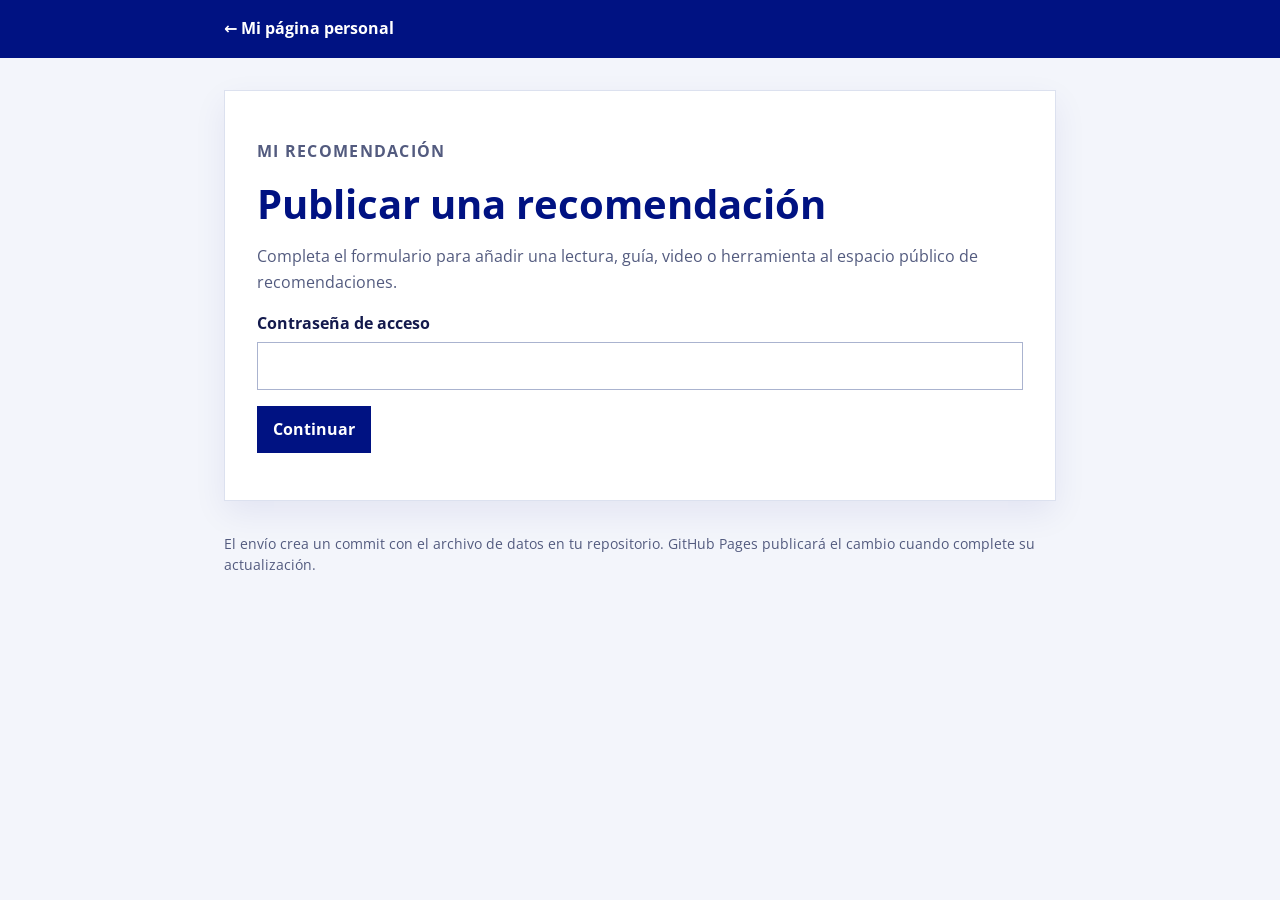
<file: recomendaciones/admin.html>
<!doctype html>
<html lang="es"><head><meta charset="utf-8"><meta name="viewport" content="width=device-width,initial-scale=1"><meta name="robots" content="noindex,nofollow"><title>Administrar recomendaciones</title>
<link rel="preconnect" href="https://fonts.googleapis.com"><link rel="preconnect" href="https://fonts.gstatic.com" crossorigin><link href="https://fonts.googleapis.com/css2?family=Open+Sans:wght@400;500;600;700;800&display=swap" rel="stylesheet">
<style>
:root{--blue:#001282;--red:#ad0000;--ink:#141a4d;--muted:#535b7f;--paper:#f3f5fb;--line:#dce1ef;--cyan:#16a8e1;--green:#1b6e2a;--orange:#8a5300}*{box-sizing:border-box}body{margin:0;color:var(--ink);font:16px/1.6 'Open Sans',system-ui,sans-serif;background:var(--paper)}a{color:#0051c6}.wrap{width:min(52rem,100% - 2rem);margin:auto}.top{background:var(--blue);color:#fff;padding:1rem}.top a{color:#fff;text-decoration:none;font-weight:700}.panel{background:#fff;border:1px solid var(--line);padding:clamp(1.2rem,4vw,2rem);margin:2rem auto;box-shadow:0 12px 32px #00128212}h1,h2{color:var(--blue);line-height:1.2}h1{font-size:clamp(1.8rem,5vw,2.5rem);margin:.3rem 0 .7rem}h2{font-size:1.2rem}.muted{color:var(--muted)}label{display:block;font-weight:700;margin:.9rem 0 .3rem}input,textarea,select{display:block;width:100%;font:inherit;color:var(--ink);padding:.65rem .75rem;border:1px solid #aab3cf;background:#fff}textarea{min-height:7rem;resize:vertical}button{font:inherit;font-weight:700;background:var(--blue);color:#fff;border:0;padding:.68rem 1rem;cursor:pointer;margin-top:1rem}button:hover{background:#002a9e}button.secondary{background:#fff;color:var(--blue);border:1px solid var(--blue)}.formgrid{display:grid;grid-template-columns:1fr 1fr;gap:0 1rem}.hidden{display:none!important}.alert{padding:.85rem 1rem;border-left:4px solid var(--cyan);background:#edf6fd;margin:1rem 0}.alert.error{border-color:var(--red);background:#fff0f0}.alert.ok{border-color:var(--green);background:#edf7ef}.alert.warn{border-color:#ec6c1f;background:#fff5e4}.small{font-size:.88rem}.actions{display:flex;gap:.7rem;flex-wrap:wrap}.footer{font-size:.85rem;color:var(--muted);margin:1.5rem auto}@media(max-width:620px){.formgrid{grid-template-columns:1fr}}
</style></head>
<body><header class="top"><div class="wrap"><a href="../index.html">← Mi página personal</a></div></header>
<main class="wrap"><section class="panel"><p class="muted" style="font-weight:700;letter-spacing:.08em;text-transform:uppercase">Mi recomendación</p><h1>Publicar una recomendación</h1><p class="muted">Completa el formulario para añadir una lectura, guía, video o herramienta al espacio público de recomendaciones.</p>
<div id="login"><label for="gate">Contraseña de acceso</label><input id="gate" type="password" autocomplete="current-password"><div class="actions"><button id="unlock" type="button">Continuar</button></div><p id="loginmsg" class="small" aria-live="polite"></p></div>
<div id="admin" class="hidden">
<div class="alert warn small"><strong>Autenticación de GitHub:</strong> la contraseña solo da acceso a este formulario. La publicación se autoriza con un token de GitHub limitado al repositorio elegido. El token se usa en memoria durante esta sesión y no se guarda en la página ni en el navegador.</div>
<h2>Conectar el repositorio</h2><div class="formgrid"><div><label for="repo">Repositorio (propietario/nombre)</label><input id="repo" placeholder="afanador807-bit/midi" autocomplete="off"></div><div><label for="branch">Rama</label><input id="branch" value="main" placeholder="main"></div></div>
<label for="folder">Carpeta publicada del repositorio</label><input id="folder" placeholder="(vacío si GitHub Pages publica desde la raíz)"><p class="muted small">Si Pages publica desde la carpeta <code>/docs</code>, escribe <code>docs</code>. El archivo de recomendaciones se guardará allí.</p>
<label for="token">Token de acceso personal de GitHub</label><input id="token" type="password" autocomplete="off" placeholder="ghp_… o github_pat_…"><p class="muted small">Crea un token fine-grained que solo tenga acceso a este repositorio y permiso <strong>Contents: Read and write</strong>. <a href="https://github.com/settings/personal-access-tokens/new" target="_blank" rel="noopener">Crear token en GitHub ↗</a> · <a href="https://docs.github.com/en/rest/repos/contents#create-or-update-file-contents" target="_blank" rel="noopener">Documentación del API ↗</a></p>
<hr style="border:0;border-top:1px solid var(--line);margin:1.5rem 0"><h2>Nueva recomendación</h2><form id="recommendation-form"><label for="title">Título</label><input id="title" maxlength="180" required placeholder="Título de la recomendación"><div class="formgrid"><div><label for="category">Tipo</label><select id="category"><option>Lectura</option><option>Artículo</option><option>Libro</option><option>Guía</option><option>Video</option><option>Herramienta</option><option>Otra recomendación</option></select></div><div><label for="url">Enlace (opcional)</label><input id="url" type="url" placeholder="https://…"></div></div><label for="description">¿Por qué la recomiendas?</label><textarea id="description" maxlength="1000" required placeholder="Escribe una breve descripción para tus lectores."></textarea><div class="actions"><button id="publish" type="submit">Publicar recomendación</button><a href="../index.html#mi-recomendacion" class="small" style="align-self:center">Ver sección pública</a></div></form><div id="status" class="alert hidden" role="status" aria-live="polite"></div></div>
</section><p class="footer">El envío crea un commit con el archivo de datos en tu repositorio. GitHub Pages publicará el cambio cuando complete su actualización.</p></main>
<script>
const PASSWORD_HASH='7eba33148be5e760a5d86503342f2fe872ce855f2599f86b5fe42d26992df4df';
const $=id=>document.getElementById(id);let unlocked=false;
function guessRepository(){const host=window.location.hostname;if(host.endsWith('.github.io')){const owner=host.slice(0,-'.github.io'.length);const parts=window.location.pathname.split('/').filter(Boolean);const name=parts[0]||`${owner}.github.io`;return `${owner}/${name}`}return 'afanador807-bit/midi'}
async function digest(value){const bytes=new TextEncoder().encode(value);const hash=await crypto.subtle.digest('SHA-256',bytes);return [...new Uint8Array(hash)].map(x=>x.toString(16).padStart(2,'0')).join('')}
$('unlock').addEventListener('click',async()=>{if(await digest($('gate').value)===PASSWORD_HASH){unlocked=true;$('login').classList.add('hidden');$('admin').classList.remove('hidden');$('loginmsg').textContent='';$('repo').value=localStorage.getItem('rec-repo')||guessRepository();$('branch').value=localStorage.getItem('rec-branch')||'main';$('folder').value=localStorage.getItem('rec-folder')||'';$('gate').value=''}else{$('loginmsg').textContent='La contraseña no coincide.';$('loginmsg').style.color='#ad0000';$('gate').value=''}});
$('gate').addEventListener('keydown',e=>{if(e.key==='Enter')$('unlock').click()});
function alertStatus(message,type=''){const el=$('status');el.textContent=message;el.className=`alert ${type}`}
function b64utf8(value){const bytes=new TextEncoder().encode(value);let binary='';bytes.forEach(b=>binary+=String.fromCharCode(b));return btoa(binary)}
function unb64utf8(value){const binary=atob(value.replace(/\n/g,''));const bytes=Uint8Array.from(binary,c=>c.charCodeAt(0));return new TextDecoder().decode(bytes)}
$('recommendation-form').addEventListener('submit',async e=>{e.preventDefault();if(!unlocked)return;const repo=$('repo').value.trim(),branch=$('branch').value.trim()||'main',folder=$('folder').value.trim().replace(/^\/+|\/+$/g,''),token=$('token').value.trim();if(!/^[A-Za-z0-9_.-]+\/[A-Za-z0-9_.-]+$/.test(repo)){alertStatus('Escribe el repositorio en formato propietario/nombre.','error');return}if(!token){alertStatus('Ingresa tu token fine-grained de GitHub para autorizar el commit.','error');return}const path=[folder,'recomendaciones.json'].filter(Boolean).join('/');const endpoint=`https://api.github.com/repos/${repo}/contents/${path.split('/').map(encodeURIComponent).join('/')}?ref=${encodeURIComponent(branch)}`;const headers={Accept:'application/vnd.github+json',Authorization:`Bearer ${token}`,'X-GitHub-Api-Version':'2022-11-28'};const button=$('publish');button.disabled=true;button.textContent='Publicando…';
try{let existing=[],sha;const get=await fetch(endpoint,{headers});if(get.ok){const data=await get.json();sha=data.sha;existing=JSON.parse(unb64utf8(data.content));if(!Array.isArray(existing))throw new Error('El archivo de recomendaciones no contiene una lista válida.')}else if(get.status!==404){const problem=await get.json().catch(()=>({}));throw new Error(problem.message||`GitHub respondió ${get.status}.`)}
const item={id:crypto.randomUUID(),title:$('title').value.trim(),category:$('category').value,description:$('description').value.trim(),url:$('url').value.trim(),date:new Date().toISOString().slice(0,10)};const content=JSON.stringify([item,...existing],null,2)+'\n';const payload={message:`Añade recomendación: ${item.title}`,content:b64utf8(content),branch};if(sha)payload.sha=sha;const put=await fetch(`https://api.github.com/repos/${repo}/contents/${path.split('/').map(encodeURIComponent).join('/')}`,{method:'PUT',headers:{...headers,'Content-Type':'application/json'},body:JSON.stringify(payload)});const result=await put.json();if(!put.ok)throw new Error(result.message||`GitHub respondió ${put.status}.`);localStorage.setItem('rec-repo',repo);localStorage.setItem('rec-branch',branch);localStorage.setItem('rec-folder',folder);$('recommendation-form').reset();$('token').value='';alertStatus('¡Recomendación publicada! GitHub Pages la mostrará cuando termine de actualizar el sitio.','ok');
}catch(error){alertStatus(`No se pudo publicar: ${error.message} Revisa el repositorio, la rama y el permiso Contents: Read and write del token.`, 'error')}finally{button.disabled=false;button.textContent='Publicar recomendación';$('token').value=''}});
</script></body></html>
</file>
<file: estadistica/styles.css>
@import url('https://fonts.googleapis.com/css2?family=Open+Sans:wght@400;500;600;700;800&display=swap');
:root{--blue:#001282;--blue-2:#1737a8;--red:#ad0000;--ink:#18213b;--muted:#5b6477;--line:#d8deeb;--paper:#f5f7fb;--white:#fff;--mint:#e7f4f2;--green:#13746b;--amber:#805000;--amber-bg:#fff4df;--shadow:0 14px 38px rgba(17,35,91,.08);--radius:12px;--font:'Open Sans',system-ui,-apple-system,'Segoe UI',Arial,sans-serif;color-scheme:light}
*{box-sizing:border-box}html{scroll-behavior:smooth;scroll-padding-top:82px}body{margin:0;background:var(--white);color:var(--ink);font:16px/1.65 var(--font)}a{color:var(--blue-2);text-underline-offset:3px}a:focus-visible,button:focus-visible,select:focus-visible{outline:3px solid #168fd0;outline-offset:3px}.skip-link{position:absolute;top:-5rem;left:1rem;background:white;padding:.7rem 1rem;z-index:10}.skip-link:focus{top:1rem}.wrap,.header-inner,.hero-inner{width:min(1160px,calc(100% - 40px));margin-inline:auto}.site-header{position:sticky;top:0;z-index:5;background:var(--blue);color:white;box-shadow:0 3px 15px #00128220}.header-inner{min-height:58px;display:flex;align-items:center;justify-content:space-between;gap:1rem}.back-link{color:white;text-decoration:none;font-weight:700}.status-tag{display:flex;align-items:center;gap:.5rem;border:1px solid #ffffff55;border-radius:999px;padding:.28rem .75rem;font-size:.76rem;font-weight:700}.status-dot{width:8px;height:8px;border-radius:50%;background:#72d4be}.hero{overflow:hidden;position:relative;background:linear-gradient(116deg,#f4f6ff 0%,#fff 70%);border-bottom:1px solid var(--line)}.hero-inner{position:relative;z-index:1;padding-block:clamp(3rem,8vw,6rem)}.eyebrow{margin:0 0 .6rem;color:var(--green);font-size:.76rem;font-weight:800;letter-spacing:.12em;text-transform:uppercase}.hero h1{max-width:720px;margin:0;color:var(--blue);font-size:clamp(2.5rem,6vw,4.7rem);line-height:1.04;letter-spacing:-.045em}.hero-lead{max-width:690px;margin:1.2rem 0 0;color:#39445d;font-size:clamp(1.05rem,1.8vw,1.25rem)}.hero-actions{display:flex;align-items:center;gap:1.2rem;flex-wrap:wrap;margin-top:1.7rem}.button{display:inline-flex;align-items:center;justify-content:center;min-height:46px;padding:.7rem 1rem;border-radius:5px;font-weight:750;text-decoration:none}.button-primary{background:var(--blue);color:white}.button-primary:hover{background:var(--blue-2)}.text-link{font-weight:700}.hero-facts{display:flex;gap:2.2rem;flex-wrap:wrap;margin-top:2.6rem}.hero-facts div{display:grid;gap:.05rem}.hero-facts strong{color:var(--blue);font-size:1.55rem;line-height:1.1}.hero-facts span{color:var(--muted);font-size:.84rem}.hero-mark{position:absolute;right:max(2vw,calc((100vw - 1160px)/2));top:50%;transform:translateY(-45%) rotate(8deg);display:grid;text-align:center;color:#0012820b;font-weight:800;font-size:clamp(2.8rem,8vw,7.8rem);line-height:.9;letter-spacing:-.07em;pointer-events:none}.hero-mark b{font-size:.62em;text-align:right}.notice-bar{display:flex;align-items:flex-start;gap:.8rem;margin-block:1.35rem 0;padding:1rem 1.15rem;background:var(--mint);border-left:4px solid var(--green)}.notice-bar p{margin:0;max-width:95ch}.notice-icon{display:grid;place-items:center;flex:0 0 22px;height:22px;border-radius:50%;background:var(--green);color:white;font-size:.8rem;font-weight:800}.section{padding-block:clamp(2.8rem,6vw,5rem)}.section-tinted{background:var(--paper)}.section-heading{display:flex;justify-content:space-between;align-items:end;gap:2rem;margin-bottom:1.7rem}.section-heading h2{margin:0;color:var(--blue);font-size:clamp(1.7rem,3.7vw,2.6rem);line-height:1.15;letter-spacing:-.025em}.section-intro{max-width:54ch;margin:0;color:var(--muted)}.learning-sequence{list-style:none;padding:0;margin:0;display:grid;grid-template-columns:repeat(5,1fr);border:1px solid var(--line);background:white}.learning-sequence li{min-height:176px;padding:1.1rem 1rem;border-right:1px solid var(--line);display:flex;flex-direction:column;align-items:flex-start;gap:.45rem}.learning-sequence li:last-child{border:0}.sequence-num{font-size:.74rem;color:var(--red);font-weight:800;letter-spacing:.08em}.learning-sequence b{color:var(--blue)}.learning-sequence li span:last-child{color:var(--muted);font-size:.9rem;line-height:1.45}.module-grid{display:grid;grid-template-columns:repeat(5,minmax(0,1fr));gap:.8rem}.module-card{position:relative;min-height:172px;padding:1.05rem;text-align:left;border:1px solid var(--line);border-radius:8px;background:white;color:var(--ink);cursor:pointer;transition:transform .15s,border-color .15s,box-shadow .15s;font:inherit}.module-card:hover,.module-card[aria-pressed="true"]{border-color:var(--blue);box-shadow:0 8px 24px #00128214;transform:translateY(-2px)}.module-card[aria-pressed="true"]{outline:2px solid var(--blue);outline-offset:1px}.module-id{display:inline-block;margin-bottom:.7rem;color:var(--red);font-size:.76rem;font-weight:800;letter-spacing:.08em}.module-card strong{display:block;color:var(--blue);font-size:.97rem;line-height:1.3}.module-card span:last-child{display:block;margin-top:.5rem;color:var(--muted);font-size:.81rem;line-height:1.4}.module-state{position:absolute;right:.65rem;top:.65rem;border-radius:999px;background:#e8ecf8;padding:.13rem .42rem;color:var(--blue);font-size:.65rem;font-weight:800;text-transform:uppercase}.module-state.ready{background:var(--mint);color:var(--green)}.workbench{display:grid;grid-template-columns:minmax(230px,275px) minmax(0,1fr);gap:1.1rem;align-items:start}.module-summary{position:sticky;top:78px;background:var(--blue);color:white;padding:1.25rem;border-radius:8px;box-shadow:var(--shadow)}.module-summary .eyebrow{color:#b9d8ff}.module-summary h3{margin:.2rem 0 .7rem;color:white;font-size:1.25rem;line-height:1.25}.module-summary p{margin:.5rem 0;color:#edf0ff;font-size:.91rem}.summary-meta{display:grid;gap:.55rem;margin-top:1rem;padding-top:1rem;border-top:1px solid #ffffff44;font-size:.82rem}.summary-meta b{color:white}.module-workspace{min-width:0;background:white;border:1px solid var(--line);border-radius:8px;box-shadow:var(--shadow);overflow:hidden}.module-tabs{display:flex;gap:.35rem;overflow-x:auto;padding:.65rem;border-bottom:1px solid var(--line);background:#fbfcff;scrollbar-width:thin}.module-tab{flex:0 0 auto;border:0;border-radius:5px;background:transparent;padding:.58rem .72rem;color:var(--muted);font:700 .83rem var(--font);cursor:pointer}.module-tab[aria-selected="true"]{background:var(--blue);color:white}.module-tab:focus-visible{outline-offset:-2px}.module-content{padding:clamp(1.1rem,3vw,2rem);min-height:380px}.content-kicker{margin:0 0 .5rem;color:var(--green);font-size:.72rem;font-weight:800;letter-spacing:.1em;text-transform:uppercase}.module-content h3{margin:.15rem 0 .85rem;color:var(--blue);font-size:clamp(1.3rem,2.7vw,1.8rem);line-height:1.2}.module-content h4{margin:1.4rem 0 .45rem;color:var(--blue);font-size:1.05rem}.module-content p{max-width:78ch}.module-content ul,.module-content ol{padding-left:1.3rem}.module-content li{margin:.35rem 0}.content-callout{margin:1rem 0;padding:.9rem 1rem;background:var(--mint);border-left:4px solid var(--green)}.content-warning{margin:1rem 0;padding:.9rem 1rem;background:var(--amber-bg);border-left:4px solid #ce8815}.content-meta{color:var(--muted);font-size:.88rem}.table-wrap{overflow:auto;border:1px solid var(--line);border-radius:6px;margin:1rem 0}.data-table{width:100%;border-collapse:collapse;min-width:600px;font-size:.88rem}.data-table th,.data-table td{padding:.65rem .8rem;text-align:left;vertical-align:top;border-bottom:1px solid var(--line)}.data-table th{background:#e8ecf8;color:var(--blue);font-weight:800}.data-table tr:last-child td{border-bottom:0}.table-caption{margin:.5rem 0;color:var(--muted);font-size:.8rem}.download-link{display:inline-flex;align-items:center;gap:.45rem;margin:.5rem 0;padding:.58rem .82rem;border:1px solid var(--blue);border-radius:5px;color:var(--blue);font-weight:750;text-decoration:none}.download-link:hover{background:#edf0ff}.decision-card{max-width:760px;margin:1rem 0;padding:1.2rem;border:1px solid var(--line);border-radius:8px;background:#fbfcff}.decision-top{display:flex;justify-content:space-between;gap:1rem;color:var(--muted);font-size:.78rem;font-weight:750}.progress-track{height:6px;margin:.65rem 0 1rem;border-radius:8px;background:#e5e8f0;overflow:hidden}.progress-fill{height:100%;background:var(--green);transition:width .2s}.decision-card h4{margin:.1rem 0 .5rem;font-size:1.18rem}.decision-options{display:grid;gap:.6rem;margin-top:1rem}.decision-option{width:100%;display:flex;gap:.7rem;align-items:flex-start;text-align:left;padding:.8rem .9rem;border:1px solid var(--line);border-radius:6px;background:white;color:var(--ink);font:inherit;cursor:pointer}.decision-option:hover{border-color:var(--blue);background:#f7f8ff}.option-letter{display:grid;place-items:center;flex:0 0 25px;height:25px;border-radius:50%;background:#e8ecf8;color:var(--blue);font-size:.8rem;font-weight:800}.decision-feedback{margin-top:.8rem;padding:.8rem .9rem;border-left:4px solid var(--green);background:var(--mint)}.decision-feedback.retry{border-color:#ce8815;background:var(--amber-bg)}.decision-feedback p{margin:.2rem 0}.route-controls{display:flex;gap:.6rem;flex-wrap:wrap;margin-top:1rem}.small-button{border:1px solid var(--blue);border-radius:5px;background:white;color:var(--blue);padding:.5rem .75rem;font:700 .86rem var(--font);cursor:pointer}.small-button.primary{background:var(--blue);color:white}.small-button:hover{filter:brightness(.94)}.route-result{margin-top:1rem;padding:1rem;border:2px solid var(--green);border-radius:7px;background:#f3fbf9}.route-result h4{margin:.15rem 0 .45rem}.route-result .analysis-name{color:var(--green);font-size:1.1rem;font-weight:800}.route-result ol{margin-bottom:.2rem}.progress-count{font-variant-numeric:tabular-nums}.result-cards{display:grid;grid-template-columns:repeat(2,minmax(0,1fr));gap:.75rem;margin:1rem 0}.result-card{padding:.9rem;border:1px solid var(--line);border-radius:6px;background:#fbfcff}.result-card b{display:block;color:var(--blue)}.result-card span{display:block;margin-top:.2rem;color:var(--muted);font-size:.84rem}.quiz{display:grid;gap:.8rem}.quiz-item{padding:1rem;border:1px solid var(--line);border-radius:6px}.quiz-item legend{padding:0 .25rem;font-weight:750;color:var(--blue)}.quiz-item label{display:block;margin:.42rem 0;cursor:pointer}.quiz-feedback{margin-top:.5rem;font-size:.88rem}.quiz-feedback.correct{color:var(--green)}.quiz-feedback.incorrect{color:#9b4b00}.quiz-submit{margin-top:.5rem}.footer-inner{display:flex;justify-content:space-between;gap:2rem;flex-wrap:wrap}.site-footer{border-top:4px solid var(--red);background:#e9edf6;padding-block:1.8rem;color:var(--muted);font-size:.9rem}.site-footer p{margin:.35rem 0 0}.footer-links{display:flex;gap:1rem;align-items:center;flex-wrap:wrap}.footer-links a{font-weight:700}.pending-panel{padding:1.2rem;border:1px dashed #aab3c9;border-radius:7px;background:#f8f9fc}.pending-panel strong{color:var(--blue)}
@media(max-width:980px){.module-grid{grid-template-columns:repeat(3,minmax(0,1fr))}.learning-sequence{grid-template-columns:repeat(3,1fr)}.learning-sequence li:nth-child(3){border-right:0}.learning-sequence li:nth-child(n+4){border-top:1px solid var(--line)}}@media(max-width:720px){.section-heading{display:block}.section-intro{margin-top:.8rem}.workbench{grid-template-columns:1fr}.module-summary{position:static}.module-grid{grid-template-columns:repeat(2,minmax(0,1fr))}.learning-sequence{grid-template-columns:repeat(2,1fr)}.learning-sequence li:nth-child(odd){border-right:1px solid var(--line)}.learning-sequence li:nth-child(even){border-right:0}.learning-sequence li:nth-child(n+3){border-top:1px solid var(--line)}.learning-sequence li:nth-child(3){border-right:1px solid var(--line)}.hero-mark{right:-4rem;opacity:.7}.hero-facts{gap:1.3rem}.result-cards{grid-template-columns:1fr}}@media(max-width:480px){.wrap,.header-inner,.hero-inner{width:min(100% - 28px,1160px)}.header-inner{align-items:flex-start;padding-block:.65rem;flex-direction:column;gap:.35rem}.status-tag{font-size:.7rem}.module-grid{grid-template-columns:1fr 1fr;gap:.5rem}.module-card{min-height:160px;padding:.8rem}.module-card strong{font-size:.87rem}.module-card span:last-child{font-size:.76rem}.learning-sequence li{padding:.85rem;min-height:164px}.hero-actions{align-items:flex-start;flex-direction:column;gap:.75rem}.hero-mark{top:78%;right:-2rem;font-size:3rem}.module-content{padding:1rem}.footer-links{align-items:flex-start;flex-direction:column;gap:.5rem}}
@media(prefers-reduced-motion:reduce){html{scroll-behavior:auto}*,*::before,*::after{transition:none!important}}
.module-content pre{overflow:auto;padding:.9rem 1rem;background:#f0f2f8;border:1px solid var(--line);border-radius:6px;color:var(--blue);font: .86rem/1.55 ui-monospace,SFMono-Regular,Consolas,monospace;white-space:pre-wrap}.module-content details{margin:1rem 0;padding:.75rem 1rem;background:#f8f9fc;border:1px solid var(--line);border-radius:6px}.module-content summary{color:var(--blue);font-weight:750;cursor:pointer}.module-content input{accent-color:var(--blue)}
.histogram-grid{display:grid;grid-template-columns:repeat(2,minmax(0,1fr));gap:.8rem;margin-top:1rem}.histogram{margin:0;padding:.9rem;border:1px solid var(--line);border-radius:7px;background:#fbfcff;min-width:0}.histogram:last-child{grid-column:1/-1}.histogram figcaption{display:flex;justify-content:space-between;gap:.5rem;color:var(--blue);font-size:.9rem;font-weight:800}.histogram figcaption span{color:var(--muted);font-size:.78rem;font-weight:600}.hist-bars{height:145px;display:flex;align-items:end;gap:.35rem;margin-top:1rem;padding:.4rem .25rem 1.4rem 2.9rem;border-bottom:1px solid #aeb6c9;position:relative}.hist-bin{height:100%;flex:1;display:flex;flex-direction:column;justify-content:end;align-items:center;gap:.15rem;min-width:0}.hist-bin i{display:block;width:min(100%,36px);min-height:4px;background:linear-gradient(180deg,#3a63cf,var(--blue));border-radius:4px 4px 0 0}.hist-bin small{position:absolute;transform:translateY(1.2rem);font-size:.62rem;color:var(--muted);white-space:nowrap}.hist-count{font-size:.7rem;color:var(--ink);font-variant-numeric:tabular-nums}.hist-y-label{position:absolute;left:.2rem;top:.1rem;color:var(--muted);font-size:.68rem}

.book-video-list{margin:1rem 0;padding:.85rem 1rem;background:#f5f7fc;border:1px solid var(--line);border-radius:7px}.book-video-list>summary{color:var(--blue);font-weight:800;cursor:pointer}.book-video-grid{display:grid;grid-template-columns:repeat(2,minmax(0,1fr));gap:.8rem;margin-top:1rem}.book-video{margin:0;padding:.75rem;border:1px solid var(--line);border-radius:6px;background:#fff;min-width:0}.book-video figcaption{min-height:2.8em;margin-bottom:.55rem;color:var(--blue);font-weight:750}.book-video figcaption span{display:block;margin-top:.2rem;color:var(--muted);font-size:.78rem;font-weight:600}.book-video iframe{display:block;width:100%;aspect-ratio:16/9;border:0;border-radius:4px;background:#e8ecf8}.book-video>a{display:inline-block;margin-top:.45rem;font-size:.88rem;font-weight:700}@media(max-width:720px){.book-video-grid{grid-template-columns:1fr}}
</file>
